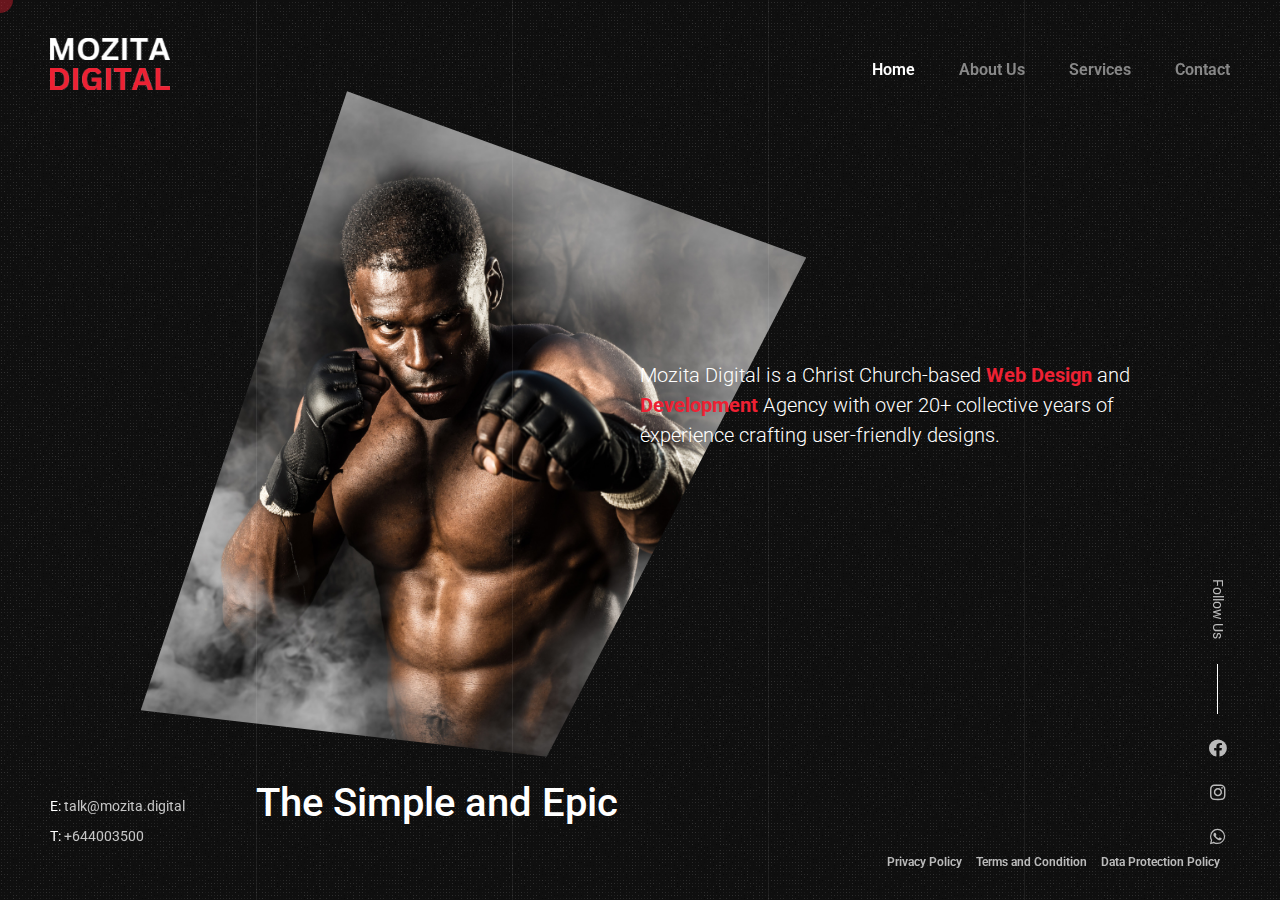
<file: index.html>
<!doctype html>
<html lang="en-US">

<head>

	<!-- Meta -->
	<meta charset="UTF-8">
	<meta name="viewport" content="width=device-width, initial-scale=1, maximum-scale=1" />
	<meta name="description" content="CV & Resume Template" />
	<meta name="keywords" content="vcard, resposnive, resume, personal, card, cv, cvio, portfolio" />
	<meta name="author" content="Mozita Digital" />

	<!-- Title -->
	<title>Mozita Digital</title>

	<!-- Fonts -->
	<link
		href="https://fonts.googleapis.com/css?family=Roboto:100,100i,300,300i,400,400i,500,500i,700,700i,900,900i&display=swap&subset=cyrillic"
		rel="stylesheet">

	<!-- Styles -->
	<link rel="stylesheet" href="css/basic.css" />
	<link rel="stylesheet" href="css/layout.css" />
	<link rel="stylesheet" href="css/magnific-popup.css" />
	<link rel="stylesheet" href="css/animate.css" />
	<link rel="stylesheet" href="css/jarallax.css" />
	<link rel="stylesheet" href="css/swiper.css" />
	<link rel="stylesheet" href="css/fontawesome.css" />
	<link rel="stylesheet" href="css/brands.css" />
	<link rel="stylesheet" href="css/solid.css" />
	<!-- Custom Styles -->
	<link rel="stylesheet" href="css/style.css" />

	<!-- Theme Colors
	<link rel="stylesheet" href="css/theme-colors/blue.css" />
	<link rel="stylesheet" href="css/theme-colors/green.css" />
	<link rel="stylesheet" href="css/theme-colors/orange.css" />
	<link rel="stylesheet" href="css/theme-colors/brown.css" />
	<link rel="stylesheet" href="css/theme-colors/purple.css" />
	<link rel="stylesheet" href="css/theme-colors/red.css" />
	<link rel="stylesheet" href="css/theme-colors/beige.css" />
	<link rel="stylesheet" href="css/theme-colors/green_light.css" />
	<link rel="stylesheet" href="css/theme-colors/yellow.css" />
	<link rel="stylesheet" href="css/theme-colors/yellow_light.css" />
	-->

	<!--[if lt IE 9]>
	<script src="http://css3-mediaqueries-js.googlecode.com/svn/trunk/css3-mediaqueries.js"></script>
	<script src="http://html5shim.googlecode.com/svn/trunk/html5.js"></script>
	<![endif]-->

	<link rel="shortcut icon" href="images/favicons/favicon.png">

</head>

<body class="home">

	<!-- Preloader -->
	<div class="preloader">
		<div class="centrize full-width">
			<div class="vertical-center">
				<div class="spinner">
					<div class="double-bounce1"></div>
					<div class="double-bounce2"></div>
				</div>
			</div>
		</div>
	</div>

	<!-- Container -->
	<div class="container">

		<!-- Cursor -->
		<div class="cursor-follower"></div>

		<!-- Header -->
		<header class="header">
			<div class="head-top">

				<!-- menu button -->
				<a href="#" class="menu-btn"><span></span></a>

				<!-- logo -->
				<div class="logo hover-masks-logo">
					<a href="index.html">
						<div class="log_img1">
							<span class="sp_left1"><img src="images/logo1.png" alt=""></span>
							<span class="sp_left2"><img src="images/logo1.png" alt=""></span>
						</div>
						<div class="log_img2">
							<span class="sp_right1"><img src="images/logo2.png" alt=""></span>
							<span class="sp_right2"><img src="images/logo2.png" alt=""></span>
						</div>
						<!-- <span class="mask-lnk">Alejandro <strong>Abeyta</strong></span>
						<span class="mask-lnk mask-lnk-hover">Download <strong>CV</strong></span> -->
					</a>
				</div>

				<!-- top menu -->
				<div class="top-menu hover-masks">
					<div class="top-menu-nav">
						<div class="menu-topmenu-container">
							<ul class="menu">
								<li class="menu-item">
									<a href="index.html">Home</a>
								</li>
								<li class="menu-item ">
									<a href="aboutus.html">About Us</a>	
								</li>

								<li class="menu-item ">
									<a href="service.html">Services</a>
								</li>

								<!-- <li class="menu-item ">
									<a href="folio.html">Workfolio</a>
								</li> -->

								<li class="menu-item ">
									<a href="contacts.html">Contact</a>
								</li>
								
							</ul>
						</div>
					</div>
				</div>

			</div>
		</header>

		<!-- Wrapper -->
		<div class="wrapper">

			<!-- Section Started -->
			<div class="section started personal" id="section-started">

				<!-- background -->
				<div class="video-bg">
					<div class="video-bg-mask"></div>
					<div class="video-bg-texture" id="grained_container"></div>
				</div>

				<!-- started content -->
				<div class="centrize full-width">
					<div class="vertical-center">
						<div class="started-content">
							<div class="logo" style="background-image: url(images/8.png);"></div>
							<h1 class="h-title">
								Mozita Digital is a Christ Church-based <strong>Web Design</strong> and <strong>Development</strong> Agency with over 20+ collective years of experience crafting user-friendly designs.
							</h1>
							<div class="h-subtitle typing-subtitle">
								<p>The Simple and Epic <strong>Web Design & Development</strong></p>
								<p>Get informed <strong>with ERP System  Development</strong></p>
								<p>Level up with<strong> Product photography & Visual Branding</strong></p>
								<p>Broaden your horizons <strong>Digital Marketing</strong></p>
								<p>Be innovative <strong>Web System and APPS Dev</strong></p>
							</div>
							<span class="typed-subtitle"></span>
						</div>
					</div>
				</div>

			</div>

		</div>

		<!-- Footer -->
		<footer class="footer">
			<div class="copy copy-home">
				<p>E: <a href="mailto:talk@mozita.digital">talk@mozita.digital</a></p>
				<p>T: <a href="tel:+644003500">+644003500</a></p>
			</div>
			<div class="links links-home">
				<a href="privacy-policy.html">Privacy Policy</a>
				<a href="terms.html">Terms and Condition</a>
				<!-- <a href="">Cookies</a> -->
				<a href="data-policy.html">Data Protection Policy</a>
				<!-- <a href="">Careers</a> -->
			</div>
			<div class="soc-box">
				<div class="follow-label">Follow Us</div>
				<div class="soc">
					<a target="_blank" href="https://www.facebook.com/mozitadigital/">
						<span class="icon fab fa-facebook"></span>
					</a>
					<a target="_blank" href="https://www.instagram.com/mozitadigital/">
						<span class="icon fab fa-instagram"></span>
					</a>
					<a target="_blank" href="https://whatsapp.com/">
						<span class="icon fab fa-whatsapp"></span>
					</a>
				</div>
			</div>
			<div class="clear"></div>
		</footer>

		<!-- Lines -->
		<div class="lines">
			<div class="line-col"></div>
			<div class="line-col"></div>
			<div class="line-col"></div>
			<div class="line-col"></div>
			<div class="line-col"></div>
		</div>

	</div>

	<!-- Scripts -->
	<script src="js/jquery.min.js"></script>
	<script src="js/jquery.validate.js"></script>
	<script src="js/magnific-popup.js"></script>
	<script src="js/simpleParallax.js"></script>
	<script src="js/typed.js"></script>
	<script src="js/jarallax.js"></script>
	<script src="js/jarallax-video.js"></script>
	<script src="js/jarallax-element.js"></script>
	<script src="js/imagesloaded.pkgd.js"></script>
	<script src="js/isotope.pkgd.js"></script>
	<script src="js/swiper.js"></script>
	<script src="js/grained.js"></script>
	<script src="js/scripts.js"></script>

</body>

</html>
</file>
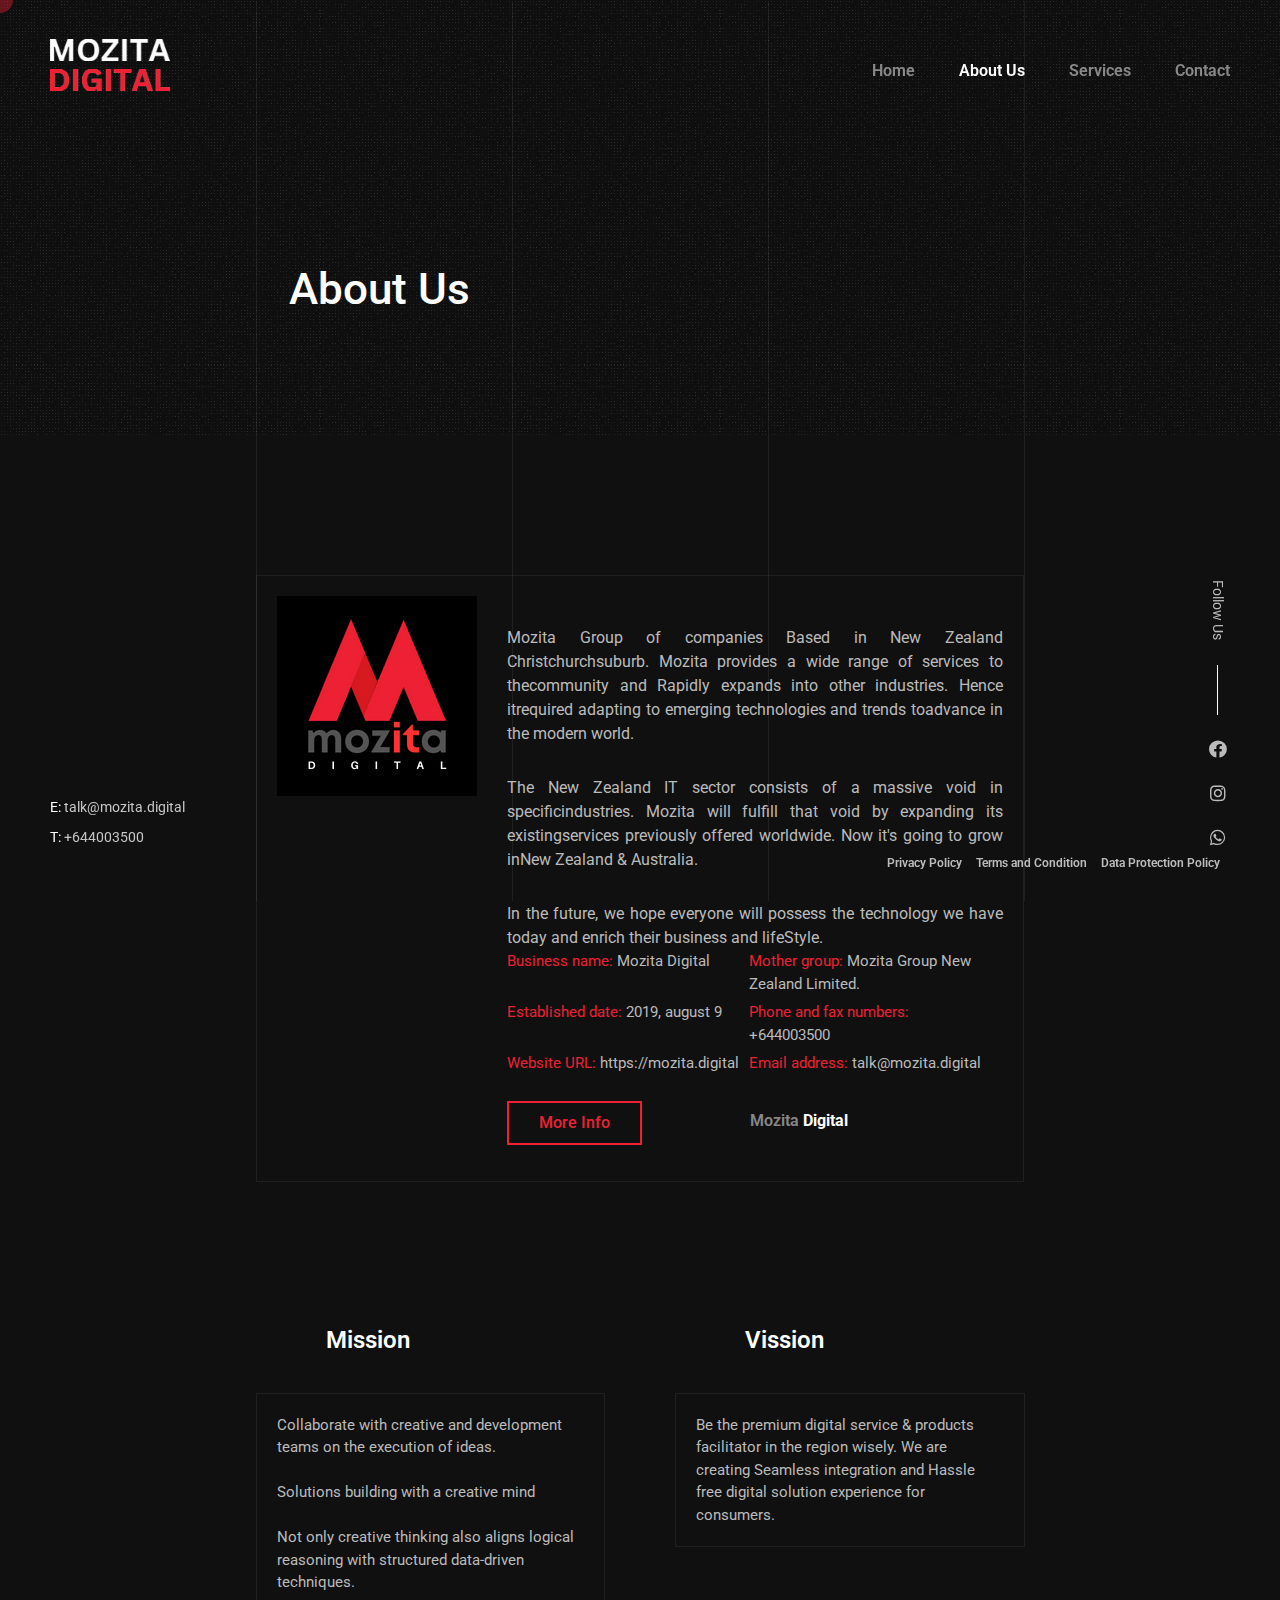
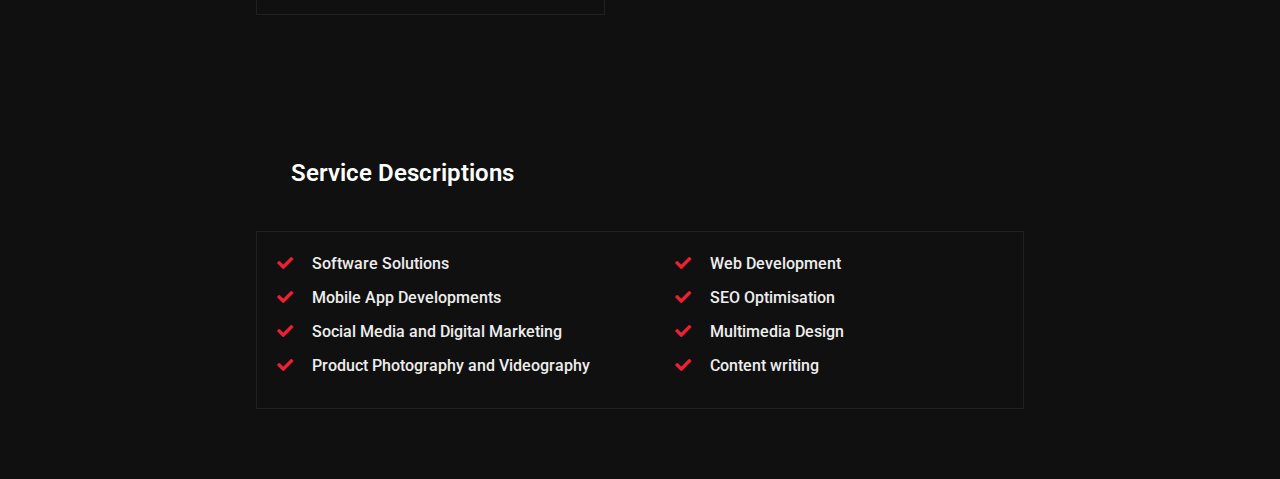
<file: aboutus.html>
<!doctype html>
<html lang="en-US">

<head>

	<!-- Meta -->
	<meta charset="UTF-8">
	<meta name="viewport" content="width=device-width, initial-scale=1, maximum-scale=1" />
	<meta name="description" content="CV & Resume Template" />
	<meta name="keywords" content="vcard, resposnive, resume, personal, card, cv, cvio, portfolio" />
	<meta name="author" content="Mozita Digital" />

	<!-- Title -->
	<title>Mozita Digital</title>

	<!-- Fonts -->
	<link
		href="https://fonts.googleapis.com/css?family=Roboto:100,100i,300,300i,400,400i,500,500i,700,700i,900,900i&display=swap&subset=cyrillic"
		rel="stylesheet">

	<!-- Styles -->
	<link rel="stylesheet" href="css/basic.css" />
	<link rel="stylesheet" href="css/layout.css" />
	<link rel="stylesheet" href="css/magnific-popup.css" />
	<link rel="stylesheet" href="css/animate.css" />
	<link rel="stylesheet" href="css/jarallax.css" />
	<link rel="stylesheet" href="css/swiper.css" />
	<link rel="stylesheet" href="css/fontawesome.css" />
	<link rel="stylesheet" href="css/brands.css" />
	<link rel="stylesheet" href="css/solid.css" />
	<!-- Custom Styles -->
	<link rel="stylesheet" href="css/style.css" />

	<!-- Theme Colors
	<link rel="stylesheet" href="css/theme-colors/blue.css" />
	<link rel="stylesheet" href="css/theme-colors/green.css" />
	<link rel="stylesheet" href="css/theme-colors/orange.css" />
	<link rel="stylesheet" href="css/theme-colors/brown.css" />
	<link rel="stylesheet" href="css/theme-colors/purple.css" />
	<link rel="stylesheet" href="css/theme-colors/red.css" />
	<link rel="stylesheet" href="css/theme-colors/beige.css" />
	<link rel="stylesheet" href="css/theme-colors/green_light.css" />
	<link rel="stylesheet" href="css/theme-colors/yellow.css" />
	<link rel="stylesheet" href="css/theme-colors/yellow_light.css" />
	-->

	<!--[if lt IE 9]>
	<script src="http://css3-mediaqueries-js.googlecode.com/svn/trunk/css3-mediaqueries.js"></script>
	<script src="http://html5shim.googlecode.com/svn/trunk/html5.js"></script>
	<![endif]-->

	<link rel="shortcut icon" href="images/favicons/favicon.png">

</head>

<body>

	<!-- Preloader -->
	<div class="preloader">
		<div class="centrize full-width">
			<div class="vertical-center">
				<div class="spinner">
					<div class="double-bounce1"></div>
					<div class="double-bounce2"></div>
				</div>
			</div>
		</div>
	</div>

	<!-- Container -->
	<div class="container">

		<!-- Cursor -->
		<div class="cursor-follower"></div>

		<!-- Header -->
		<header class="header">
			<div class="head-top">

				<!-- menu button -->
				<a href="#" class="menu-btn"><span></span></a>

				<!-- logo -->
				<div class="logo hover-masks-logo">
					<a href="index.html">
						<div class="log_img1">
							<span class="sp_left1"><img src="images/logo1.png" alt=""></span>
							<span class="sp_left2"><img src="images/logo1.png" alt=""></span>
						</div>
						<div class="log_img2">
							<span class="sp_right1"><img src="images/logo2.png" alt=""></span>
							<span class="sp_right2"><img src="images/logo2.png" alt=""></span>
						</div>
						<!-- <span class="mask-lnk">Alejandro <strong>Abeyta</strong></span>
						<span class="mask-lnk mask-lnk-hover">Download <strong>CV</strong></span> -->
					</a>
				</div>

				<!-- top menu -->
				<div class="top-menu hover-masks">
					<div class="top-menu-nav">
						<div class="menu-topmenu-container">
							<ul class="menu">
								<li class="menu-item ">
									<a href="index.html">Home</a>
								</li>

								<li class="menu-item ">
									<a href="aboutus.html">About Us</a>
								</li>

								<li class="menu-item ">
									<a href="service.html">Services</a>
								</li>

								<!-- <li class="menu-item ">
									<a href="folio.html">Workfolio</a>
								</li> -->

								<li class="menu-item ">
									<a href="contacts.html">Contact</a>

								</li>
							</ul>
						</div>
					</div>
				</div>


			</div>
		</header>

		<!-- Wrapper -->
		<div class="wrapper">

			<!-- Section Started -->
			<div class="section started layout-creative" id="section-started">

				<!-- background -->
				<div class="video-bg">
					<div class="video-bg-mask"></div>
					<div class="video-bg-texture" id="grained_container"></div>
				</div>

				<!-- started content -->
				<div class="centrize full-width">
					<div class="vertical-center">
						<div class="started-content">
							<h1 class="h-title">About Us</h1>
							<div class="h-subtitles">
								<div class="h-subtitle typing-bread">
									<p class="breadcrumbs">
										<a href="index.html">Home</a> / About Us
									</p>
								</div>
								<span class="typed-bread"></span>
							</div>
						</div>
					</div>
				</div>

				<!-- mosue button -->
				<a href="#" class="mouse_btn" style="display: none;"><span class="icon fas fa-chevron-down"></span></a>

			</div>

			<!-- Section About -->
			<div class="section about3" id="section-about3">
				<div class="content content-box content-about">

					<!-- image -->
					<div class="image-aboutus">
						<img src="images/about us.png" alt="" />
					</div>

					<!-- desc -->
					<div class="desc-about">
						<p>Mozita Group of companies Based in New Zealand Christchurchsuburb. Mozita provides a wide
							range of services to thecommunity and Rapidly expands into other industries. Hence
							itrequired adapting to emerging technologies and trends toadvance in the modern world.</p>
						<p>The New Zealand IT sector consists of a massive void in specificindustries. Mozita will
							fulfill that void by expanding its existingservices previously offered worldwide. Now it's
							going to grow inNew Zealand & Australia.</p>
						<p>In the future, we hope everyone will possess the technology we
							have today and enrich their business and lifeStyle.</p>
						<div class="info-list">
							<ul>
								<li><strong>Business name:</strong> Mozita Digital</li>
								<li><strong>Mother group:</strong> Mozita Group New Zealand Limited.</li>
								<li><strong>Established date:</strong> 2019, august 9</li>
								<li><strong>Phone and fax numbers:</strong> +644003500</li>
								<li><strong>Website URL:</strong> https://mozita.digital</li>
								<li><strong>Email address:</strong> talk@mozita.digital</li>
							</ul>
						</div>
						<div class="bts">
							<a href="#" class="btn hover-animated">
								<span class="circle"></span>
								<span class="lnk">More Info</span>
							</a>
							<div class="logo hover-masks-logo">
								<a target="_blank" href="doc/Company_Profile.pdf">
									<span class="mask-lnk">Mozita <strong>Digital</strong></span>
									<span class="mask-lnk mask-lnk-hover">Download <strong>Portfolio</strong></span>
								</a>
							</div>
						</div>
					</div>

					<div class="clear"></div>
				</div>
			</div>

			<!-- Section Service -->
			<!-- <div class="section service" id="section-services">
				<div class="content"> -->

			<!-- title -->
			<!-- <div class="title">
						<div class="title_inner">Services</div>
					</div> -->

			<!-- service items -->
			<!-- <div class="service-items">

						<div class="service-col">
							<div class="service-item content-box">
								<div class="icon"><span class="fas fa-code"></span></div>
								<div class="name">Web Design & Development.</div>
								<div class="text">Understand the value of Digital footprint for a business organisation; henceMozita Digital offer web design and development services to clientele beyondtheir expectations.</div>
							</div>
						</div>
						
						<div class="service-col">
							<div class="service-item content-box">
								<div class="icon"><span class="fas fa-music"></span></div>
								<div class="name">E-commerce Web development</div>
								<div class="text">"Sell anything from anywhere ", unlocking the full potential of the digital world.Your business or organisation can start running a fully loaded marketplace atyour fingertips. With secure transaction management, let a hassle-freeshopping experience for your customers.</div>
							</div>
						</div>

						<div class="service-col">
							<div class="service-item content-box">
								<div class="icon"><span class="fas fa-ad"></span></div>
								<div class="name">Software Solutions & Mobile AppDevelopment</div>
								<div class="text">Mozita Digital offers user-centered, client-focused and business-orientedbespoke software solutions & Apps. The software range will start fromdesktop solutions, distributed solutions, cloud or web based solutions, andMobile applications.</div>
							</div>
						</div>

						<div class="service-col">
							<div class="service-item content-box">
								<div class="icon"><span class="fas fa-gamepad"></span></div>
								<div class="name">Game Development</div>
								<div class="text">Developing memorable and unique mobile android, ios and video games.</div>
							</div>
						</div>

						<div class="service-col">
							<div class="service-item content-box">
								<div class="icon"><span class="fas fa-camera"></span></div>
								<div class="name">Photography</div>
								<div class="text">Our in-house photography services team made up of professional photographers.</div>
							</div>
						</div>

						<div class="service-col">
							<div class="service-item content-box">
								<div class="icon"><span class="fas fa-mobile-alt"></span></div>
								<div class="name">Multimedia Design and Content writing.</div>
								<div class="text">Starting from Simple Logo design to building a brand strategy and capturingand showcasing products or services in the digital age is an art.Creativity flows in the design; our designer will guarantee it.Good first impressions of your customers are good for business. Ourexperienced content writers are well trained and skilled enough to showcasethat to your customer segment.</div>
							</div>
						</div>

					</div>

					<div class="clear"></div>
				</div>
			</div> -->

			<!-- Section Pricing -->
			<!-- <div class="section pricing" id="section-pricing">
				<div class="content"> -->

			<!-- title -->
			<!-- <div class="title">
						<div class="title_inner">Pricing Table</div>
					</div> -->

			<!-- pricing items -->
			<!-- <div class="pricing-items">

						<div class="pricing-col">
							<div class="pricing-item content-box">
								<div class="icon">
									<span class="fas fa-star"></span>
								</div>
								<div class="name">Basic</div>
								<div class="amount">
									<span class="number">
										<span class="dollar">$</span>
										<span>39</span>
										<span class="period">hour</span>
									</span>
								</div>
								<div class="feature-list">
									<ul>
										<li>Web Development</li>
										<li>Advetising</li>
										<li>Game Development</li>
										<li class="disable">Music Writing</li>
										<li class="disable">Photography</li>
									</ul>
								</div>
								<div class="bts">
									<a href="#" class="btn hover-animated">
										<span class="circle"></span>
										<span class="lnk">Buy Now</span>
									</a>
								</div>
							</div>
						</div>

						<div class="pricing-col">
							<div class="pricing-item content-box">
								<div class="icon">
									<span class="fas fa-rocket"></span>
								</div>
								<div class="name">Premium</div>
								<div class="amount">
									<span class="number">
										<span class="dollar">$</span>
										<span>59</span>
										<span class="period">hour</span>
									</span>
								</div>
								<div class="feature-list">
									<ul>
										<li>Web Development</li>
										<li>Advetising</li>
										<li>Game Development</li>
										<li>Music Writing</li>
										<li>Photography <strong>new</strong></li>
									</ul>
								</div>
								<div class="bts">
									<a href="#" class="btn hover-animated">
										<span class="circle"></span>
										<span class="lnk">Buy Now</span>
									</a>
								</div>
							</div>
						</div>

					</div> -->
			<!-- 
				</div>
			</div> -->

			<!-- Section Resume -->
			<div class="section resume" id="section-history">
				<div class="content">
					<div class="cols">

						<div class="col col-md">

							<!-- title -->
							<div class="title">
								<div class="title_inner">Mission</div>
							</div>

							<!-- resume items -->
							<div class="resume-items">

								<div class="resume-item content-box active content-about">
									<!-- <div class="date">2013 - Present</div>
									<div class="name">Art Director - Facebook Inc.</div> -->
									<div class="text"><span><i class="fa-solid fa-diamond"></i></span>Collaborate with
										creative and development teams on the execution of ideas.</div><br>
									<div class="text">Solutions building with a creative mind</div><br>
									<div class="text"> Not only creative thinking also aligns logical reasoning with
										structured data-driven techniques.
									</div>
								</div>

								<!-- <div class="resume-item content-box">
									<div class="date">2011 - 2012</div>
									<div class="name">Front-End Developer - Google Inc.</div>
									<div class="text">Monitored technical aspects of the front-end delivery for projects.</div>
								</div>

								<div class="resume-item content-box">
									<div class="date">2009 - 2010</div>
									<div class="name">Senior Developer - ABC Inc.</div>
									<div class="text">Optimize your website and apps performance using latest technology.</div>
								</div> -->

							</div>

						</div>

						<div class="col col-md">

							<!-- title -->
							<div class="title">
								<div class="title_inner">Vission</div>
							</div>

							<!-- resume items -->
							<div class="resume-items">

								<div class="resume-item content-box content-about">
									<!-- 									
									<div class="date">2006 - 2008</div>
									<div class="name">Art University - New York</div> -->
									<div class="text vission">Be the premium digital service & products facilitator in
										the
										region wisely. We are creating Seamless integration and
										Hassle free digital solution experience for consumers.</div>
								</div>
								<!-- 
								<div class="resume-item content-box">
									<div class="date">2005 - 2006</div>
									<div class="name">Programming Course - Paris</div>
									<div class="text">Coursework - Git, WordPress, Javascript, iOS, Android, CSS, and JavaScript.</div>
								</div>

								<div class="resume-item content-box">
									<div class="date">2004 - 2005</div>
									<div class="name">Web Design Course - London</div>
									<div class="text">Converted Photoshop layouts to web pages using HTML, CSS, and JavaScript.</div>
								</div> -->

							</div>
						</div>

					</div>
				</div>
			</div>

			<!-- Section Design Skills -->
			<!-- <div class="section skills" id="section-skills">
				<div class="content"> -->

			<!-- title -->
			<!-- <div class="title">
						<div class="title_inner">Design Skills</div>
					</div> -->

			<!-- skills items -->
			<!-- <div class="skills percent content-box">
						<ul>
							<li>
								<div class="name">Web Design</div>
								<div class="progress ">
									<div class="percentage" style="width: 90%;">
										<span class="percent">90%</span>
									</div>
								</div>
							</li>
							<li>
								<div class="name">Illustrations</div>
								<div class="progress ">
									<div class="percentage" style="width: 70%;">
										<span class="percent">70%</span>
									</div>
								</div>
							</li>
							<li>
								<div class="name">Photoshop</div>
								<div class="progress ">
									<div class="percentage" style="width: 95%;">
										<span class="percent">95%</span>
									</div>
								</div>
							</li>
							<li>
								<div class="name">Graphic Design</div>
								<div class="progress ">
									<div class="percentage" style="width: 85%;">
										<span class="percent">85%</span>
									</div>
								</div>
							</li>
						</ul>
					</div>

				</div>
			</div> -->

			<!-- Section Languages Skills -->
			<!-- <div class="section skills" id="section-skills-lang">
				<div class="content"> -->

			<!-- title -->
			<!-- <div class="title">
						<div class="title_inner">Languages Skills</div>
					</div> -->

			<!-- skills items -->
			<!-- <div class="skills dotted content-box">
						<ul>
							<li>
								<div class="name">English</div>
								<div class="progress">
									<div class="percentage" style="width: 90%;">
										<span class="percent">90%</span>
									</div>
								</div>
							</li>
							<li>
								<div class="name">German</div>
								<div class="progress">
									<div class="percentage" style="width: 70%;">
										<span class="percent">70%</span>
									</div>
								</div>
							</li>
							<li>
								<div class="name">Italian</div>
								<div class="progress">
									<div class="percentage" style="width: 55%;">
										<span class="percent">55%</span>
									</div>
								</div>
							</li>
							<li>
								<div class="name">French</div>
								<div class="progress">
									<div class="percentage" style="width: 85%;">
										<span class="percent">85%</span>
									</div>
								</div>
							</li>
						</ul>
					</div>
				</div>

			</div> -->

			<!-- Section Coding Skills -->
			<!-- <div class="section skills" id="section-skills-code">
				<div class="content"> -->

			<!-- title -->
			<!-- <div class="title">
						<div class="title_inner">Coding Skills</div>
					</div> -->

			<!-- skills items -->
			<!-- <div class="skills circles content-box">
						<ul> -->
			<!-- <li>
								<div class="name">WordPress</div> -->
			<!-- p90 = 90% circle fill color -->
			<!-- <div class="progress p90"> 
									<div class="percentage">
										<span class="percent">90%</span>
									</div>
									<span>90%</span>
								</div>
							</li>
							<li> -->
			<!-- <div class="name">PHP / MYSQL</div> -->
			<!-- p75 = 75% circle fill color -->
			<!-- <div class="progress p75"> 
									<div class="percentage">
										<span class="percent">75%</span>
									</div>
									<span>75%</span>
								</div>
							</li>
							<li>
								<div class="name">Angular / JavaScript</div> -->
			<!-- p85 = 85% circle fill color -->
			<!-- <div class="progress p85"> 
									<div class="percentage">
										<span class="percent">85%</span>
									</div>
									<span>85%</span>
								</div>
							</li> -->
			<!-- <li>
								<div class="name">HTML / CSS</div> -->
			<!-- p95 = 95% circle fill color -->
			<!-- <div class="progress p95"> 
									<div class="percentage">
										<span class="percent">95%</span>
									</div>
									<span>95%</span>
								</div> -->
			<!-- </li>
						</ul>
					</div>

				</div>
			</div> -->

			<!-- Section Knowladge Skills -->
			<div class="section skills" id="section-skills-know">
				<div class="content">

					<!-- title -->
					<div class="title">
						<div class="title_inner3">Service Descriptions</div>
					</div>

					<!-- skills -->
					<div class="skills list content-box content-about">
						<ul>
							<li>
								<div class="name">Software Solutions</div>
							</li>
							<li>
								<div class="name">Web Development</div>
							</li>
							<li>
								<div class="name">Mobile App Developments</div>
							</li>
							<li>
								<div class="name">SEO Optimisation</div>
							</li>
							<li>
								<div class="name">Social Media and Digital Marketing</div>
							</li>
							<li>
								<div class="name">Multimedia Design</div>
							</li>
							<li>
								<div class="name">Product Photography and Videography</div>
							</li>
							<li>
								<div class="name">Content writing</div>
							</li>
						</ul>
					</div>

				</div>
			</div>

			<!-- Section Interests -->
			<!-- <div class="section service" id="section-interests">
				<div class="content"> -->

			<!-- title -->
			<!-- <div class="title">
						<div class="title_inner">Interests</div>
					</div> -->

			<!-- interests items -->
			<!-- <div class="service-items">

						<div class="service-col">
							<div class="service-item content-box">
								<div class="icon"><span class="fas fa-baseball-ball"></span></div>
								<div class="name">Basketball</div>
								<div class="text">Lorem ipsum dolor sit amet, consectetur adipiscing elit.</div>
							</div>
						</div> -->

			<!-- <div class="service-col">
							<div class="service-item content-box">
								<div class="icon"><span class="fas fa-campground"></span></div>
								<div class="name">Camping</div>
								<div class="text">Lorem ipsum dolor sit amet, consectetur adipiscing elit.</div>
							</div>
						</div>

						<div class="service-col">
							<div class="service-item content-box">
								<div class="icon"><span class="fas fa-chess-knight"></span></div>
								<div class="name">Chess</div>
								<div class="text">Lorem ipsum dolor sit amet, consectetur adipiscing elit.</div>
							</div>
						</div>

						<div class="service-col">
							<div class="service-item content-box">
								<div class="icon"><span class="fas fa-headphones"></span></div>
								<div class="name">Music</div>
								<div class="text">Lorem ipsum dolor sit amet, consectetur adipiscing elit.</div>
							</div>
						</div>

					</div>

					<div class="clear"></div>
				</div>
			</div> -->

			<!-- Section Team -->
			<!-- <div class="section team" id="section-team">
				<div class="content"> -->

			<!-- title -->
			<!-- <div class="title">
						<div class="title_inner">Our Team</div>
					</div> -->

			<!-- team items -->
			<!-- <div class="team-items">

						<div class="team-col">
							<div class="team-item content-box">
								<div class="image">
									<img src="images/team1.jpg" alt="" />
								</div>
								<div class="desc">
									<div class="name">Alejandro Abeyta</div>
									<div class="category">Web Developer</div>
									<div class="soc">
										<a target="_blank" href="https://www.facebook.com/mozitadigital/">
											<span class="icon fab fa-facebook"></span>
										</a>
										<a target="_blank" href="https://www.instagram.com/mozitadigital/">
											<span class="icon fab fa-instagram"></span>
										</a>
										<a target="_blank" href="https://dribbble.com/">
											<span class="icon fab fa-dribbble"></span>
										</a>
									</div>
								</div>
							</div>
						</div> -->

			<!-- <div class="team-col">
							<div class="team-item content-box">
								<div class="image">
									<img src="images/team2.jpg" alt="" />
								</div>
								<div class="desc">
									<div class="name">Peter Green</div>
									<div class="category">Back-end Developer</div>
									<div class="soc">
										<a target="_blank" href="https://www.facebook.com/mozitadigital/">
											<span class="icon fab fa-facebook"></span>
										</a>
										<a target="_blank" href="https://www.instagram.com/mozitadigital/">
											<span class="icon fab fa-instagram"></span>
										</a>
										<a target="_blank" href="https://dribbble.com/">
											<span class="icon fab fa-dribbble"></span>
										</a>
									</div>
								</div>
							</div>
						</div> -->

			<!-- </div>

				</div>
			</div> -->

			<!-- Section Testimonials -->
			<!-- <div class="section testimonials" id="section-testimonials">
				<div class="content"> -->

			<!-- title -->
			<!-- <div class="title">
						<div class="title_inner">Testimonials</div>
					</div> -->

			<!-- testimonials items -->
			<!-- <div class="reviews-carousel">
						<div class="swiper-container">
							<div class="swiper-wrapper">

								<div class="swiper-slide">
									<div class="reviews-item content-box">
										<div class="image">
											<img src="images/rev1.jpg" alt="">
										</div>
										<div class="info">
											<div class="name">Helen Floyd</div>
											<div class="company">Art Director</div>
										</div>
										<div class="text">
											Lorem ipsum dolor sit amet, consectetur adipiscing elit. Lorem ipsum dolor
											sit amet, consectetur adipiscing elit.
										</div>
									</div>
								</div> -->

			<!-- <div class="swiper-slide">
									<div class="reviews-item content-box">
										<div class="image">
											<img src="images/rev1.jpg" alt="">
										</div>
										<div class="info">
											<div class="name">Helen Floyd</div>
											<div class="company">Art Director</div>
										</div>
										<div class="text">
											Lorem ipsum dolor sit amet, consectetur adipiscing elit. Lorem ipsum dolor
											sit amet, consectetur adipiscing elit.
										</div>
									</div>
								</div>

							</div>
						</div> -->

			<!-- navigation -->
			<!-- <div class="swiper-nav">
							<a class="prev swiper-button-prev fas fa-long-arrow-alt-left"></a>
							<a class="next swiper-button-next fas fa-long-arrow-alt-right"></a>
						</div>

					</div>

				</div>
			</div> -->

			<!-- Section Clients -->
			<!-- <div class="section clients" id="section-clients">
				<div class="content"> -->

			<!-- title -->
			<!-- <div class="title">
						<div class="title_inner">Clients</div>
					</div> -->

			<!-- clients items -->
			<!-- <div class="content-box">
						<div class="clients-items">

							<div class="clients-col">
								<div class="clients-item">
									<a target="_blank" href="#">
										<img src="images/client1.png" alt="" />
									</a>
								</div>
							</div>

							<div class="clients-col">
								<div class="clients-item">
									<a target="_blank" href="#">
										<img src="images/client3.png" alt="" />
									</a>
								</div>
							</div>

							<div class="clients-col">
								<div class="clients-item">
									<a target="_blank" href="#">
										<img src="images/client2.png" alt="" />
									</a>
								</div>
							</div>

							<div class="clients-col">
								<div class="clients-item">
									<a target="_blank" href="#">
										<img src="images/client4.png" alt="" />
									</a>
								</div>
							</div>

						</div>
					</div>

					<div class="clear"></div>
				</div>
			</div> -->

			<!-- Section Custom Text -->
			<!-- <div class="section custom-text" id="section-custom-text">
				<div class="content"> -->

			<!-- title -->
			<!-- <div class="title">
						<div class="title_inner">Custom Text</div>
					</div> -->

			<!-- clients items -->
			<!-- <div class="content-box">
						<div class="single-post-text">
							<p>
								Now there is more fashion. There is no so-called trends. Now chase after anything not
								necessary — nor for fashionable color nor the shape, nor for style. Think about the
								content that you want to invest in a created object, and only then will form. The thing
								is your spirit. A spirit unlike forms hard copy.
							</p>
							<p>
								Here choose yourself like that, without any looking back, do your personal, home, small
								fashion, and all will be well.
							</p>
						</div>
					</div>

					<div class="clear"></div>
				</div>
			</div>

		</div> -->

			<!-- Footer -->
			<footer class="footer">
				<div class="copy">
					<p>E: <a href="mailto:talk@mozita.digital">talk@mozita.digital</a></p>
					<p>T: <a href="tel:+644003500">+644003500</a></p>
				</div>

				<div class="links">
					<a href="privacy-policy.html">Privacy Policy</a>
					<a href="terms.html">Terms and Condition</a>
					<!-- <a href="">Cookies</a> -->
					<a href="data-policy.html">Data Protection Policy</a>
					<!-- <a href="">Careers</a> -->
				</div>

				<div class="soc-box">
					<div class="follow-label">Follow Us</div>
					<div class="soc">
						<a target="_blank" href="https://www.facebook.com/mozitadigital/">
							<span class="icon fab fa-facebook"></span>
						</a>
						<a target="_blank" href="https://www.instagram.com/mozitadigital/">
							<span class="icon fab fa-instagram"></span>
						</a>
						<a target="_blank" href="https://whatsapp.com/">
							<span class="icon fab fa-whatsapp"></span>
						</a>
					</div>
				</div>
				<div class="clear"></div>
			</footer>

			<!-- Lines -->
			<div class="lines">
				<div class="line-col"></div>
				<div class="line-col"></div>
				<div class="line-col"></div>
				<div class="line-col"></div>
				<div class="line-col"></div>
			</div>

		</div>

		<!-- Scripts -->
		<script src="js/jquery.min.js"></script>
		<script src="js/jquery.validate.js"></script>
		<script src="js/magnific-popup.js"></script>
		<script src="js/simpleParallax.js"></script>
		<script src="js/typed.js"></script>
		<script src="js/jarallax.js"></script>
		<script src="js/jarallax-video.js"></script>
		<script src="js/jarallax-element.js"></script>
		<script src="js/imagesloaded.pkgd.js"></script>
		<script src="js/isotope.pkgd.js"></script>
		<script src="js/swiper.js"></script>
		<script src="js/grained.js"></script>
		<script src="js/scripts.js"></script>

</body>

</html>
</file>
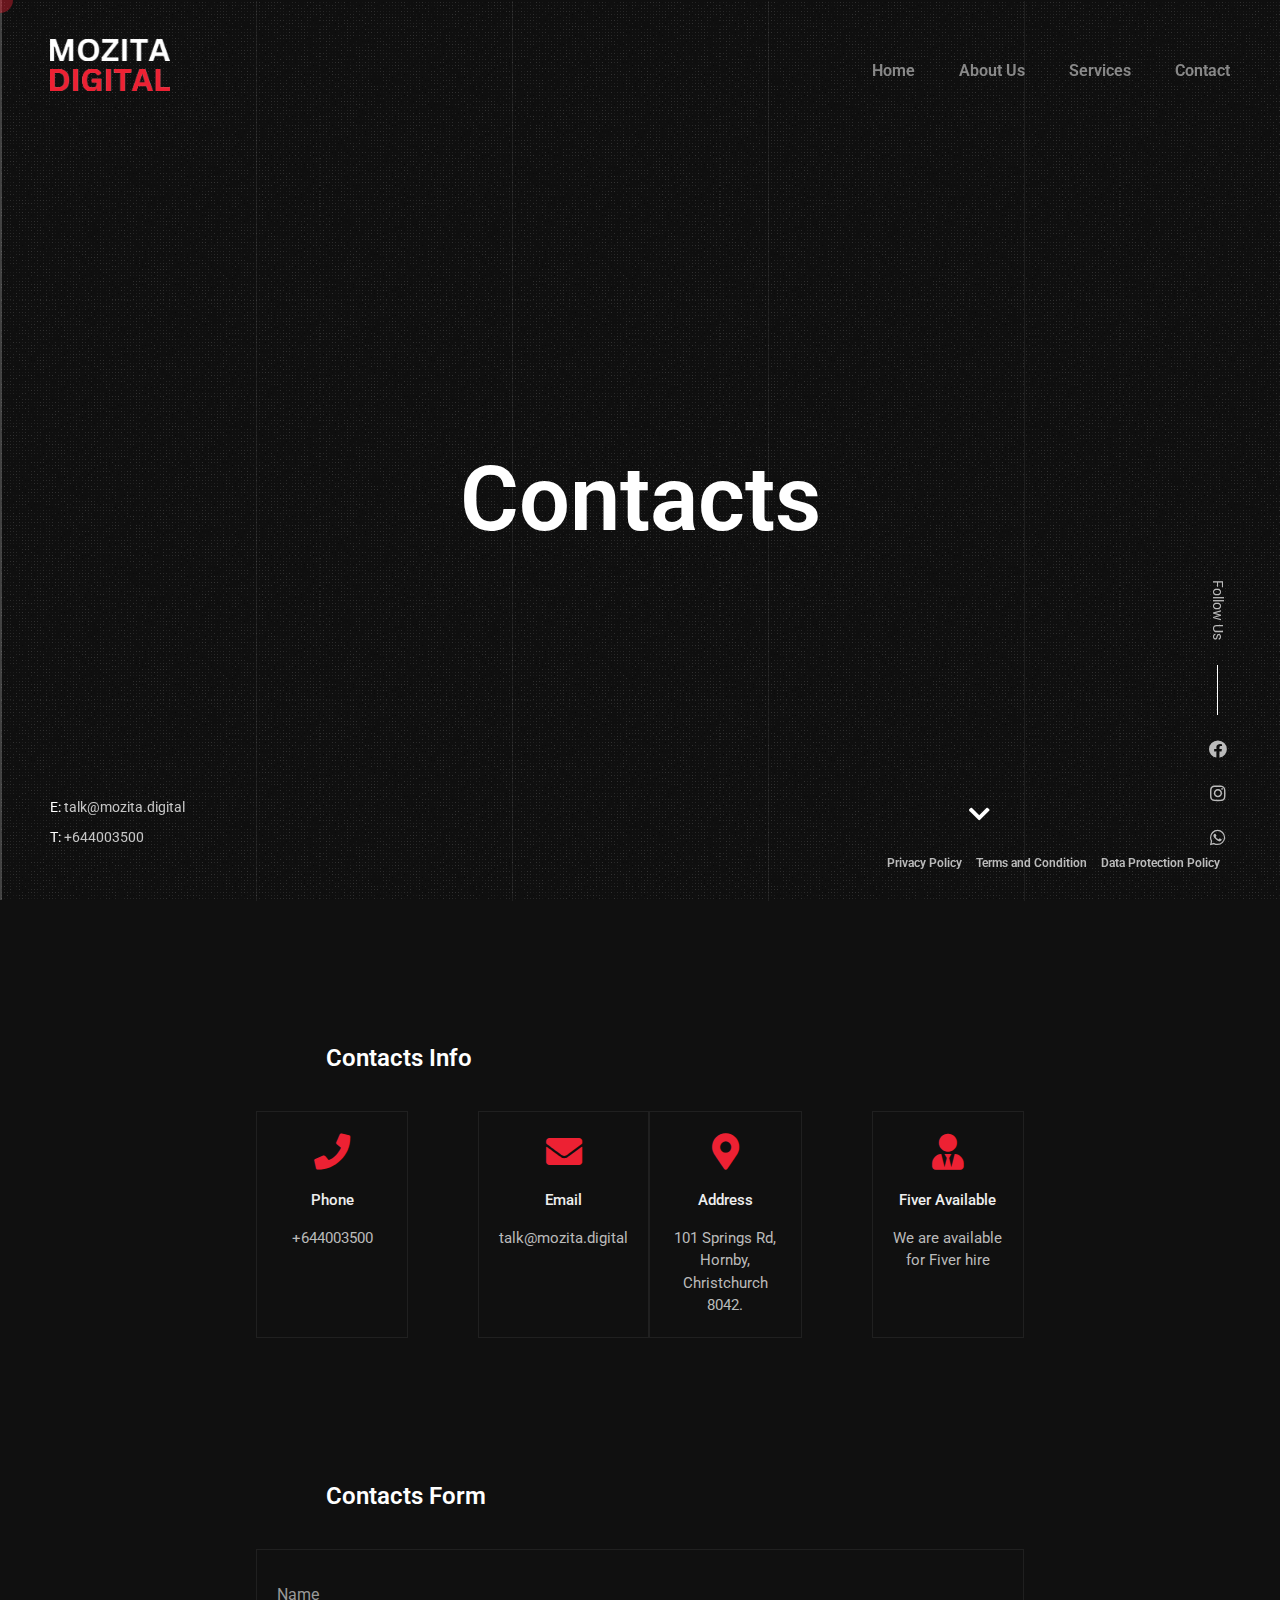
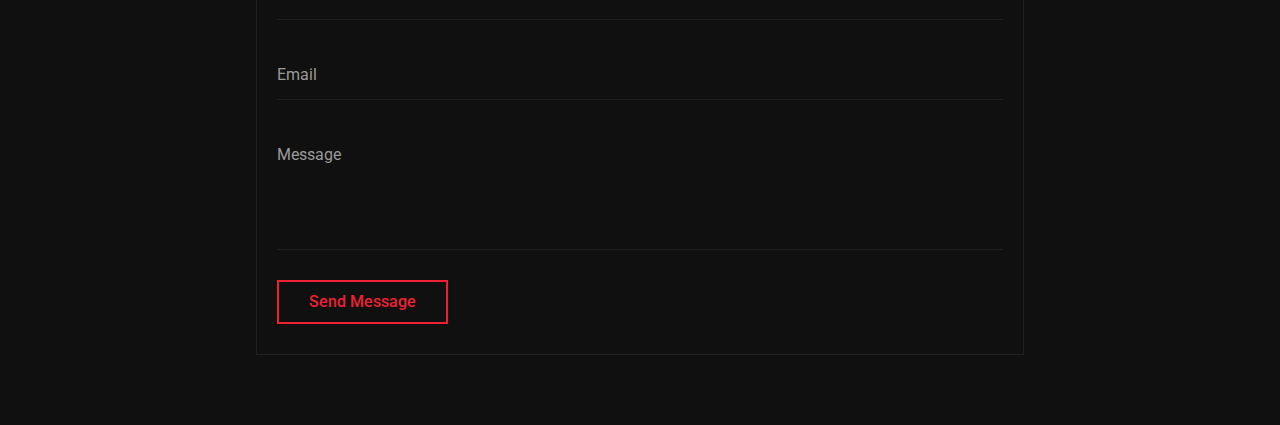
<file: contacts.html>
<!doctype html>
<html lang="en-US">

<head>

	<!-- Meta -->
	<meta charset="UTF-8">
	<meta name="viewport" content="width=device-width, initial-scale=1, maximum-scale=1" />
	<meta name="description" content="CV & Resume Template" />
	<meta name="keywords" content="vcard, resposnive, resume, personal, card, cv, cvio, portfolio" />
	<meta name="author" content="Mozita Digital" />

	<!-- Title -->
	<title>Mozita Digital</title>

	<!-- Fonts -->
	<link
		href="https://fonts.googleapis.com/css?family=Roboto:100,100i,300,300i,400,400i,500,500i,700,700i,900,900i&display=swap&subset=cyrillic"
		rel="stylesheet">

	<!-- Styles -->
	<link rel="stylesheet" href="css/basic.css" />
	<link rel="stylesheet" href="css/layout.css" />
	<link rel="stylesheet" href="css/magnific-popup.css" />
	<link rel="stylesheet" href="css/animate.css" />
	<link rel="stylesheet" href="css/jarallax.css" />
	<link rel="stylesheet" href="css/swiper.css" />
	<link rel="stylesheet" href="css/fontawesome.css" />
	<link rel="stylesheet" href="css/brands.css" />
	<link rel="stylesheet" href="css/solid.css" />
	<!-- Custom Styles -->
	<link rel="stylesheet" href="css/style.css" />

	<!-- Theme Colors
	<link rel="stylesheet" href="css/theme-colors/blue.css" />
	<link rel="stylesheet" href="css/theme-colors/green.css" />
	<link rel="stylesheet" href="css/theme-colors/orange.css" />
	<link rel="stylesheet" href="css/theme-colors/brown.css" />
	<link rel="stylesheet" href="css/theme-colors/purple.css" />
	<link rel="stylesheet" href="css/theme-colors/red.css" />
	<link rel="stylesheet" href="css/theme-colors/beige.css" />
	<link rel="stylesheet" href="css/theme-colors/green_light.css" />
	<link rel="stylesheet" href="css/theme-colors/yellow.css" />
	<link rel="stylesheet" href="css/theme-colors/yellow_light.css" />
	-->

	<!--[if lt IE 9]>
	<script src="http://css3-mediaqueries-js.googlecode.com/svn/trunk/css3-mediaqueries.js"></script>
	<script src="http://html5shim.googlecode.com/svn/trunk/html5.js"></script>
	<![endif]-->

	<link rel="shortcut icon" href="images/favicons/favicon.png">

</head>

<body>

	<!-- Preloader -->
	<div class="preloader">
		<div class="centrize full-width">
			<div class="vertical-center">
				<div class="spinner">
					<div class="double-bounce1"></div>
					<div class="double-bounce2"></div>
				</div>
			</div>
		</div>
	</div>

	<!-- Container -->
	<div class="container">

		<!-- Cursor -->
		<div class="cursor-follower"></div>

		<!-- Header -->
		<header class="header">
			<div class="head-top">

				<!-- menu button -->
				<a href="#" class="menu-btn"><span></span></a>

				<!-- logo -->
				<div class="logo hover-masks-logo">
					<a href="index.html">
						<div class="log_img1">
							<span class="sp_left1"><img src="images/logo1.png" alt=""></span>
							<span class="sp_left2"><img src="images/logo1.png" alt=""></span>
						</div>
						<div class="log_img2">
							<span class="sp_right1"><img src="images/logo2.png" alt=""></span>
							<span class="sp_right2"><img src="images/logo2.png" alt=""></span>
						</div>
						<!-- <span class="mask-lnk">Alejandro <strong>Abeyta</strong></span>
						<span class="mask-lnk mask-lnk-hover">Download <strong>CV</strong></span> -->
					</a>
				</div>

				<!-- top menu -->
				<div class="top-menu hover-masks">
					<div class="top-menu-nav">
						<div class="menu-topmenu-container">
							<ul class="menu">
								<li class="menu-item ">
									<a href="index.html">Home</a>
								</li>

								<li class="menu-item ">
									<a href="aboutus.html">About Us</a>
								</li>

								<li class="menu-item ">
									<a href="service.html">Services</a>
								</li>

								<!-- <li class="menu-item ">
									<a href="folio.html">Workfolio</a>
								</li> -->

								<li class="menu-item ">
									<a href="contacts.html">Contact</a>
								</li>

							</ul>
						</div>
					</div>
				</div>


			</div>
		</header>

		<!-- Wrapper -->
		<div class="wrapper">

			<!-- Section Started -->
			<div class="section started section-title" id="section-started">

				<!-- background -->
				<div class="video-bg">
					<div class="map" id="map">
						<iframe style="filter: invert(100%)"
							src="https://www.google.com/maps/embed?pb=!1m18!1m12!1m3!1d2891.6957442858775!2d172.53480751744385!3d-43.550383800000006!2m3!1f0!2f0!3f0!3m2!1i1024!2i768!4f13.1!3m3!1m2!1s0x6d321fe7b73983b9%3A0x3ee5d0d4e3f32754!2sMozita%20Digital!5e0!3m2!1sen!2slk!4v1677754694612!5m2!1sen!2slk"
							width="100%" height="100%" style="border:0;" allowfullscreen="" loading="lazy"
							referrerpolicy="no-referrer-when-downgrade"></iframe>
					</div>
					<div class="video-bg-mask"></div>
					<div class="video-bg-texture" id="grained_container"></div>
				</div>

				<!-- started content -->
				<div class="centrize full-width">
					<div class="vertical-center">
						<div class="started-content">
							<h1 class="h-title">Contacts</h1>
							<div class="h-subtitles">
								<div class="h-subtitle typing-bread">
									<p class="breadcrumbs">
										<a href="index.html">Home</a> / Contacts
									</p>
								</div>
								<span class="typed-bread"></span>
							</div>
						</div>
					</div>
				</div>

				<!-- mosue button -->
				<a href="#" class="mouse_btn" style="display: none;"><span class="icon fas fa-chevron-down"></span></a>

			</div>

			<!-- Section Contacts Info -->
			<div class="section contacts" id="section-contacts-info">
				<div class="content">

					<!-- title -->
					<div class="title">
						<div class="title_inner">Contacts Info</div>
					</div>

					<!-- contacts items -->
					<div class="service-items">

						<div class="service-col">
							<div class="service-item content-box">
								<div class="icon"><span class="fas fa-phone"></span></div>
								<div class="name">Phone</div>
								<div class="text">+644003500</div>
							</div>
						</div>

						<div class="service-col">
							<div class="service-item content-box">
								<div class="icon"><span class="fas fa-envelope"></span></div>
								<div class="name">Email</div>
								<div class="text"><a class="email-decoration" href="mailto:talk@mozita.digital">talk@mozita.digital</a></div>
							</div>
						</div>

						<div class="service-col">
							<div class="service-item content-box">
								<div class="icon"><span class="fas fa-map-marker-alt"></span></div>
								<div class="name">Address</div>
								<div class="text">101 Springs Rd,
									Hornby,
									Christchurch 8042.</div>
							</div>
						</div>

						<div class="service-col">
							<div class="service-item content-box">
								<div class="icon"><span class="fas fa-user-tie"></span></div>
								<div class="name">Fiver Available</div>
								<div class="text">We are available for Fiver hire</div>
							</div>
						</div>

					</div>

					<div class="clear"></div>
				</div>
			</div>

			<!-- Section Contacts Form -->
			<div class="section contacts" id="section-contacts">
				<div class="content">

					<!-- title -->
					<div class="title">
						<div class="title_inner">Contacts Form</div>
					</div>

					<!-- form -->
					<div class="contact_form content-box">
						<form id="cform" method="post">
							<div class="group-val">
								<input type="text" name="name" placeholder="Name" />
							</div>
							<div class="group-val">
								<input type="email" name="email" placeholder="Email" />
							</div>
							<div class="group-val ct-gr">
								<textarea name="message" placeholder="Message"></textarea>
							</div>
							<div class="group-bts contact-btn">
								<button type="submit" class="btn hover-animated">
									<span class="circle"></span>
									<span class="lnk">Send Message</span>
								</button>
							</div>
						</form>
						<div class="alert-success">
							<p>Thanks, your message is sent successfully.</p>
						</div>
					</div>

				</div>
				<div class="clear"></div>
			</div>

		</div>

		<!-- Footer -->
		<footer class="footer">
			<div class="copy">
				<p>E: <a href="mailto:talk@mozita.digital">talk@mozita.digital</a></p>
				<p>T: <a href="tel:+644003500">+644003500</a></p>
			</div>

			<div class="links">
				<a href="privacy-policy.html">Privacy Policy</a>
				<a href="terms.html">Terms and Condition</a>
				<!-- <a href="">Cookies</a> -->
				<a href="data-policy.html">Data Protection Policy</a>
				<!-- <a href="">Careers</a> -->
			</div>

			<div class="soc-box">
				<div class="follow-label">Follow Us</div>
				<div class="soc">
					<a target="_blank" href="https://www.facebook.com/mozitadigital/">
						<span class="icon fab fa-facebook"></span>
					</a>
					<a target="_blank" href="https://www.instagram.com/mozitadigital/">
						<span class="icon fab fa-instagram"></span>
					</a>
					<a target="_blank" href="https://whatsapp.com/">
						<span class="icon fab fa-whatsapp"></span>
					</a>
				</div>
			</div>
			<div class="clear"></div>
		</footer>

		<!-- Lines -->
		<div class="lines">
			<div class="line-col"></div>
			<div class="line-col"></div>
			<div class="line-col"></div>
			<div class="line-col"></div>
			<div class="line-col"></div>
		</div>

	</div>

	<!-- Scripts -->
	<script src="js/jquery.min.js"></script>
	<script src="js/jquery.validate.js"></script>
	<script src="js/magnific-popup.js"></script>
	<script src="js/simpleParallax.js"></script>
	<script src="js/typed.js"></script>
	<script src="js/jarallax.js"></script>
	<script src="js/jarallax-video.js"></script>
	<script src="js/jarallax-element.js"></script>
	<script src="js/imagesloaded.pkgd.js"></script>
	<script src="js/isotope.pkgd.js"></script>
	<script src="js/swiper.js"></script>
	<script src="js/grained.js"></script>

	<!-- Google map api -->
	<!-- <script type="text/javascript"
		src="https://maps.googleapis.com/maps/api/js?key=AIzaSyDz2w7HUaWudHwd7AWQpCL48Qs050WOn9s"></script> -->

	<script src="js/scripts.js"></script>

</body>

</html>
</file>
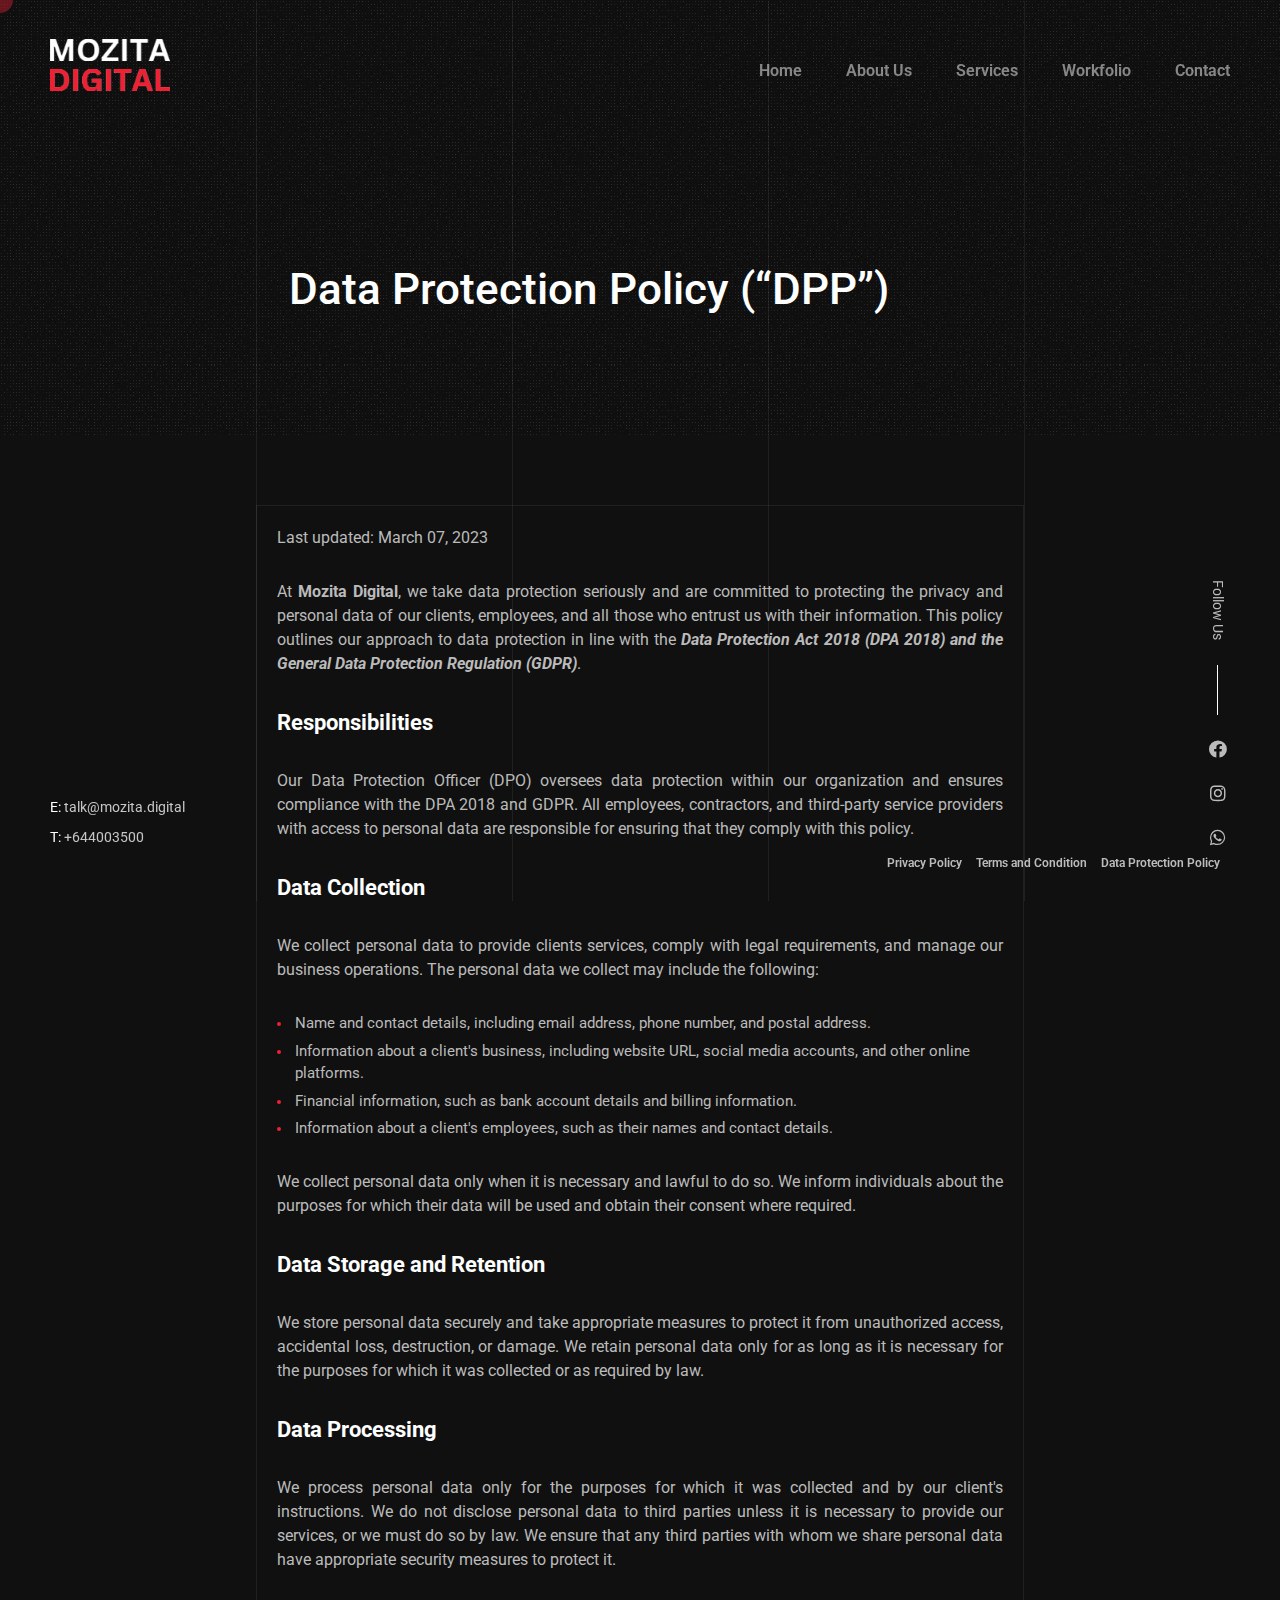
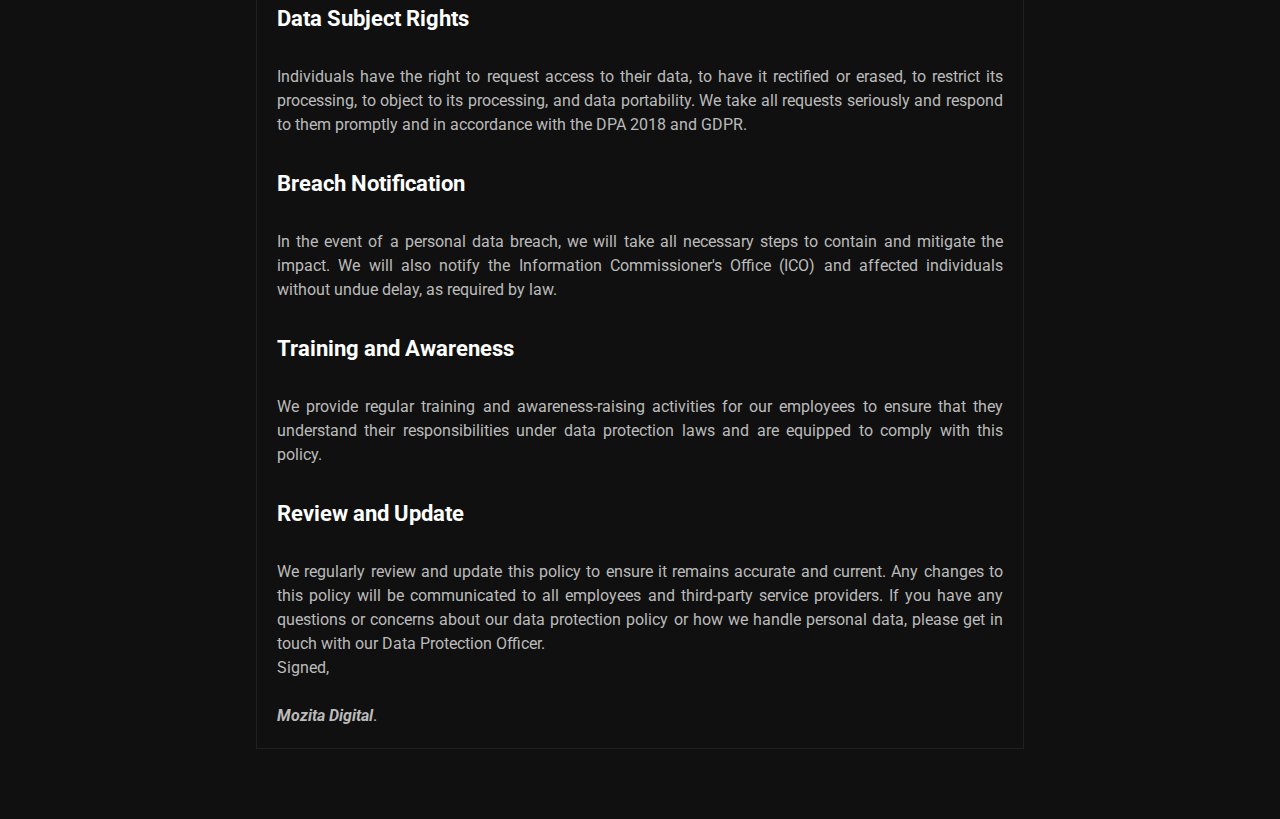
<file: data-policy.html>
<!doctype html>
<html lang="en-US">

<head>

    <!-- Meta -->
    <meta charset="UTF-8">
    <meta name="viewport" content="width=device-width, initial-scale=1, maximum-scale=1" />
    <meta name="description" content="CV & Resume Template" />
    <meta name="keywords" content="vcard, resposnive, resume, personal, card, cv, cvio, portfolio" />
    <meta name="author" content="Mozita Digital" />

    <!-- Title -->
    <title>Mozita Digital</title>

    <!-- Fonts -->
    <link
        href="https://fonts.googleapis.com/css?family=Roboto:100,100i,300,300i,400,400i,500,500i,700,700i,900,900i&display=swap&subset=cyrillic"
        rel="stylesheet">

    <!-- Styles -->
    <link rel="stylesheet" href="css/basic.css" />
    <link rel="stylesheet" href="css/layout.css" />
    <link rel="stylesheet" href="css/magnific-popup.css" />
    <link rel="stylesheet" href="css/animate.css" />
    <link rel="stylesheet" href="css/jarallax.css" />
    <link rel="stylesheet" href="css/swiper.css" />
    <link rel="stylesheet" href="css/fontawesome.css" />
    <link rel="stylesheet" href="css/brands.css" />
    <link rel="stylesheet" href="css/solid.css" />
    <!-- Custom Styles -->
    <link rel="stylesheet" href="css/style.css" />

    <!-- Theme Colors
	<link rel="stylesheet" href="css/theme-colors/blue.css" />
	<link rel="stylesheet" href="css/theme-colors/green.css" />
	<link rel="stylesheet" href="css/theme-colors/orange.css" />
	<link rel="stylesheet" href="css/theme-colors/brown.css" />
	<link rel="stylesheet" href="css/theme-colors/purple.css" />
	<link rel="stylesheet" href="css/theme-colors/red.css" />
	<link rel="stylesheet" href="css/theme-colors/beige.css" />
	<link rel="stylesheet" href="css/theme-colors/green_light.css" />
	<link rel="stylesheet" href="css/theme-colors/yellow.css" />
	<link rel="stylesheet" href="css/theme-colors/yellow_light.css" />
	-->

    <!--[if lt IE 9]>
	<script src="http://css3-mediaqueries-js.googlecode.com/svn/trunk/css3-mediaqueries.js"></script>
	<script src="http://html5shim.googlecode.com/svn/trunk/html5.js"></script>
	<![endif]-->

    <link rel="shortcut icon" href="images/favicons/favicon.png">

</head>

<body>

    <!-- Preloader -->
    <div class="preloader">
        <div class="centrize full-width">
            <div class="vertical-center">
                <div class="spinner">
                    <div class="double-bounce1"></div>
                    <div class="double-bounce2"></div>
                </div>
            </div>
        </div>
    </div>

    <!-- Container -->
    <div class="container">

        <!-- Cursor -->
        <div class="cursor-follower"></div>

        <!-- Header -->
        <header class="header">
            <div class="head-top">

                <!-- menu button -->
                <a href="#" class="menu-btn"><span></span></a>

                <!-- logo -->
                <div class="logo hover-masks-logo">
                    <a href="index.html">
                        <div class="log_img1">
                            <span class="sp_left1"><img src="images/logo1.png" alt=""></span>
                            <span class="sp_left2"><img src="images/logo1.png" alt=""></span>
                        </div>
                        <div class="log_img2">
                            <span class="sp_right1"><img src="images/logo2.png" alt=""></span>
                            <span class="sp_right2"><img src="images/logo2.png" alt=""></span>
                        </div>
                        <!-- <span class="mask-lnk">Alejandro <strong>Abeyta</strong></span>
						<span class="mask-lnk mask-lnk-hover">Download <strong>CV</strong></span> -->
                    </a>
                </div>

                <!-- top menu -->
                <div class="top-menu hover-masks">
                    <div class="top-menu-nav">
                        <div class="menu-topmenu-container">
                            <ul class="menu">
                                <li class="menu-item ">
                                    <a href="index.html">Home</a>
                                </li>

                                <li class="menu-item ">
                                    <a href="aboutus.html">About Us</a>
                                </li>

                                <li class="menu-item ">
                                    <a href="service.html">Services</a>
                                </li>

                                <li class="menu-item ">
                                    <a href="folio.html">Workfolio</a>
                                </li>

                                <li class="menu-item ">
                                    <a href="contacts.html">Contact</a>

                                </li>
                            </ul>
                        </div>
                    </div>
                </div>


            </div>
        </header>

        <!-- Wrapper -->
        <div class="wrapper">

            <!-- Section Started -->
            <div class="section started layout-creative" id="section-started">

                <!-- background -->
                <div class="video-bg">
                    <div class="video-bg-mask"></div>
                    <div class="video-bg-texture" id="grained_container"></div>
                </div>

                <!-- started content -->
                <div class="centrize full-width">
                    <div class="vertical-center">
                        <div class="started-content">
                            <h1 class="h-title">Data Protection Policy (“DPP”)
                            </h1>
                            <div class="h-subtitles">
                                <div class="h-subtitle typing-bread">
                                    <p class="breadcrumbs">
                                        <a href="index.html">Home</a> / Data Protection Policy
                                    </p>
                                </div>
                                <span class="typed-bread"></span>
                            </div>
                        </div>
                    </div>
                </div>

                <!-- mosue button -->
                <a href="#" class="mouse_btn" style="display: none;"><span class="icon fas fa-chevron-down"></span></a>

            </div>

        </div>

        <!-- Section Custom Text -->
        <div class="section custom-text" id="section-custom-text">
            <div class="content">

                <!-- <div class="title">
                        <div class="title_inner">Custom Text</div>
                    </div> -->

                <div class="content-box">
                    <div class="single-post-text policy">
                        <p>Last updated: March 07, 2023</p>
                        <p>
                            At <b>Mozita Digital</b>, we take data protection seriously and are committed to protecting the privacy and personal data of our clients, employees, and all those who entrust us with their information. This policy outlines our approach to data protection in line with the <b><i>Data Protection Act 2018 (DPA 2018) and the General Data Protection Regulation (GDPR)</i></b>.

                        </p>
                        <h4>Responsibilities
                        </h4>
                        <p>Our Data Protection Officer (DPO) oversees data protection within our organization and ensures compliance with the DPA 2018 and GDPR. All employees, contractors, and third-party service providers with access to personal data are responsible for ensuring that they comply with this policy.
                        </p>
                        <h4>Data Collection</h4>
                        <p>We collect personal data to provide clients services, comply with legal requirements, and manage our business operations. The personal data we collect may include the following:</p>
                        <ul>
                            <li>Name and contact details, including email address, phone number, and postal address.</li>
                            <li>Information about a client's business, including website URL, social media accounts, and other online platforms.</li>
                            <li>Financial information, such as bank account details and billing information.</li>
                            <li>Information about a client's employees, such as their names and contact details.</li>
                        </ul>
                        <p>We collect personal data only when it is necessary and lawful to do so. We inform individuals about the purposes for which their data will be used and obtain their consent where required.</p>
                        <h4>Data Storage and Retention</h4>
                        <p>We store personal data securely and take appropriate measures to protect it from unauthorized access, accidental loss, destruction, or damage. We retain personal data only for as long as it is necessary for the purposes for which it was collected or as required by law.</p>
                        <h4>Data Processing</h4>
                        <p>We process personal data only for the purposes for which it was collected and by our client's instructions. We do not disclose personal data to third parties unless it is necessary to provide our services, or we must do so by law. We ensure that any third parties with whom we share personal data have appropriate security measures to protect it.</p>
                        <h4>Data Subject Rights</h4>
                        <p>Individuals have the right to request access to their data, to have it rectified or erased, to restrict its processing, to object to its processing, and data portability. We take all requests seriously and respond to them promptly and in accordance with the DPA 2018 and GDPR.</p>
                        <h4>Breach Notification</h4>
                        <p>In the event of a personal data breach, we will take all necessary steps to contain and mitigate the impact. We will also notify the Information Commissioner's Office (ICO) and affected individuals without undue delay, as required by law.
                        </p>
                        <h4>Training and Awareness</h4>
                        <p>We provide regular training and awareness-raising activities for our employees to ensure that they understand their responsibilities under data protection laws and are equipped to comply with this policy.</p>
                        <h4>Review and Update</h4>
                        <p>We regularly review and update this policy to ensure it remains accurate and current. Any changes to this policy will be communicated to all employees and third-party service providers.
                            If you have any questions or concerns about our data protection policy or how we handle personal data, please get in touch with our Data Protection Officer. <br>
                            Signed, <br> <br>
                            <b><i>Mozita Digital</i></b>.
                            </p>
                    </div>
                </div>

                <div class="clear"></div>
            </div>
        </div>

    </div>

    <!-- Footer -->
    <footer class="footer">
        <div class="copy">
            <p>E: <a href="mailto:talk@mozita.digital">talk@mozita.digital</a></p>
            <p>T: <a href="tel:+644003500">+644003500</a></p>
        </div>

        <div class="links">
            <a target="_blank" href="privacy-policy.html">Privacy Policy</a>
            <a href="terms.html">Terms and Condition</a>
            <!-- <a href="">Cookies</a> -->
            <a href="data-policy.html">Data Protection Policy</a>
            <!-- <a href="">Careers</a> -->
        </div>

        <div class="soc-box">
            <div class="follow-label">Follow Us</div>
            <div class="soc">
                <a target="_blank" href="https://www.facebook.com/mozitadigital/">
                    <span class="icon fab fa-facebook"></span>
                </a>
                <a target="_blank" href="https://www.instagram.com/mozitadigital/">
                    <span class="icon fab fa-instagram"></span>
                </a>
                <a target="_blank" href="https://whatsapp.com/">
                    <span class="icon fab fa-whatsapp"></span>
                </a>
            </div>
        </div>
        <div class="clear"></div>
    </footer>

    <!-- Lines -->
    <div class="lines">
        <div class="line-col"></div>
        <div class="line-col"></div>
        <div class="line-col"></div>
        <div class="line-col"></div>
        <div class="line-col"></div>
    </div>

    </div>

    <!-- Scripts -->
    <script src="js/jquery.min.js"></script>
    <script src="js/jquery.validate.js"></script>
    <script src="js/magnific-popup.js"></script>
    <script src="js/simpleParallax.js"></script>
    <script src="js/typed.js"></script>
    <script src="js/jarallax.js"></script>
    <script src="js/jarallax-video.js"></script>
    <script src="js/jarallax-element.js"></script>
    <script src="js/imagesloaded.pkgd.js"></script>
    <script src="js/isotope.pkgd.js"></script>
    <script src="js/swiper.js"></script>
    <script src="js/grained.js"></script>
    <script src="js/scripts.js"></script>

</body>

</html>
</file>
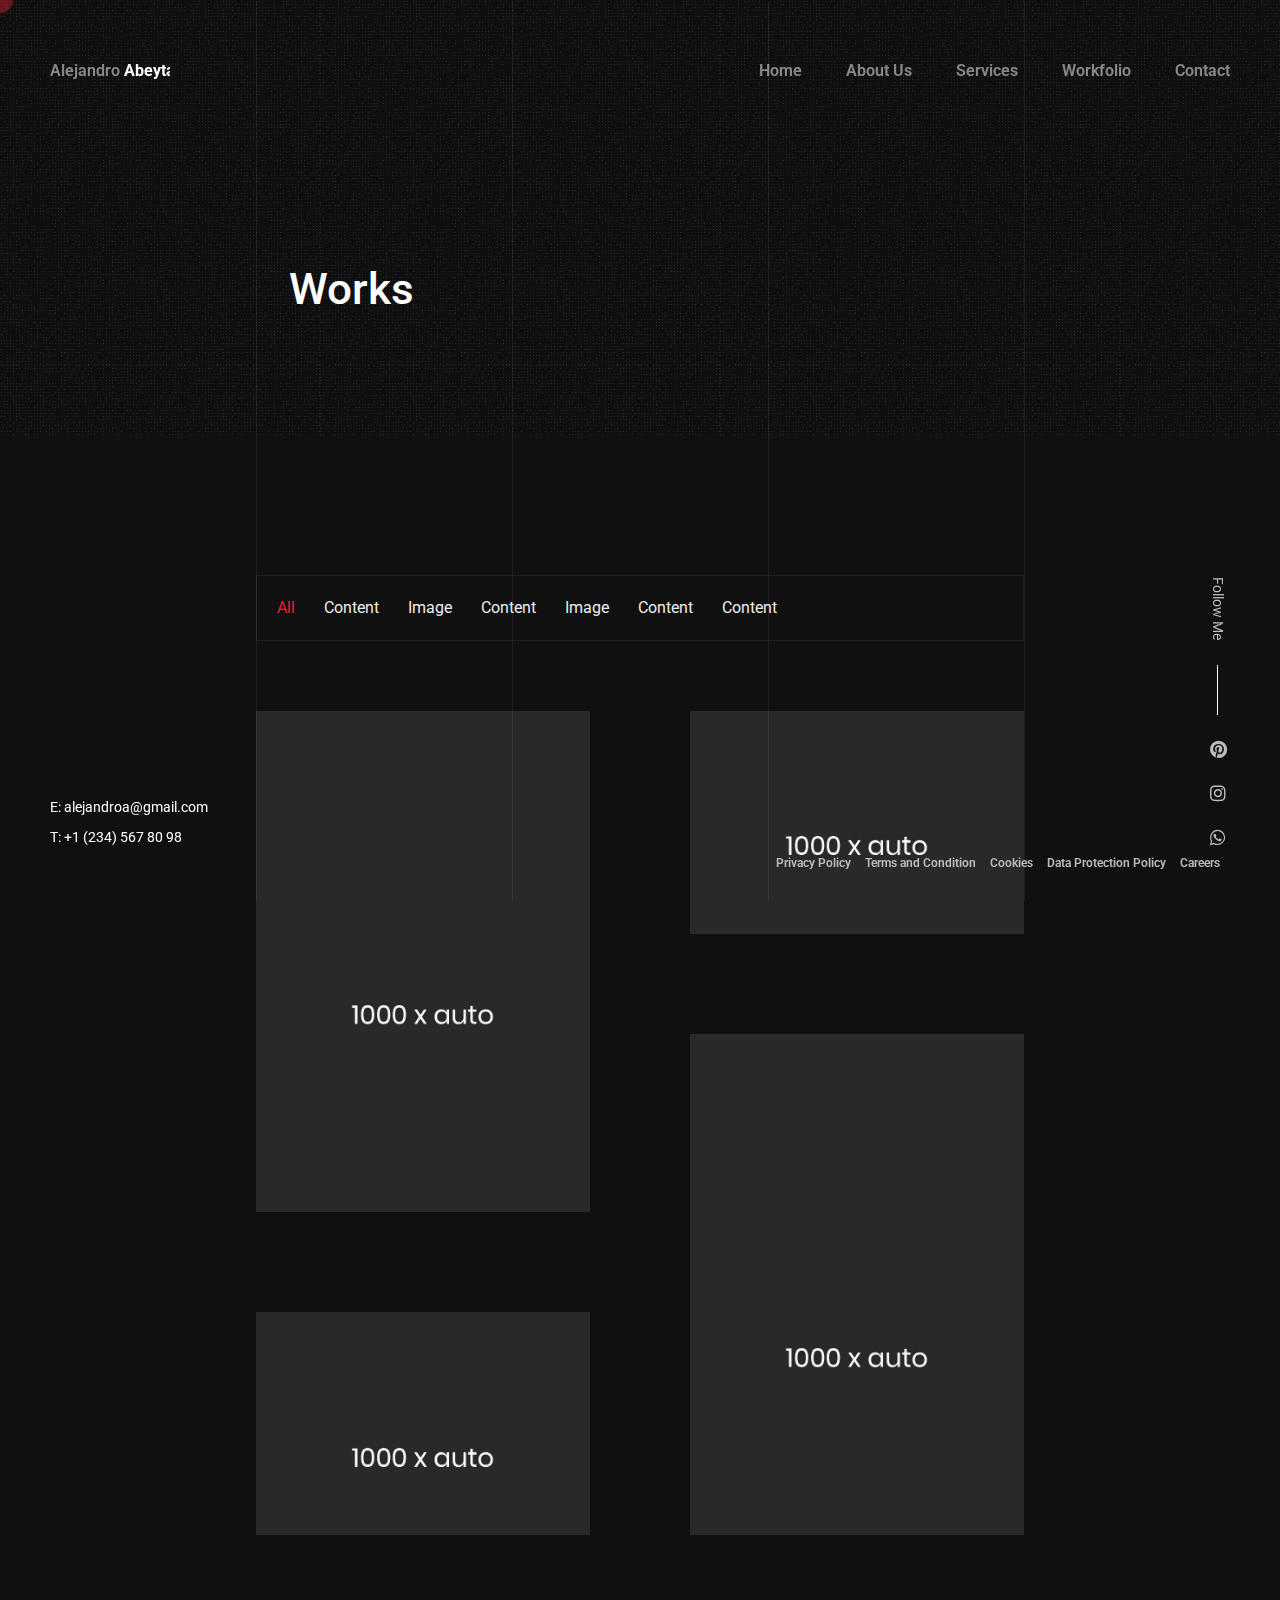
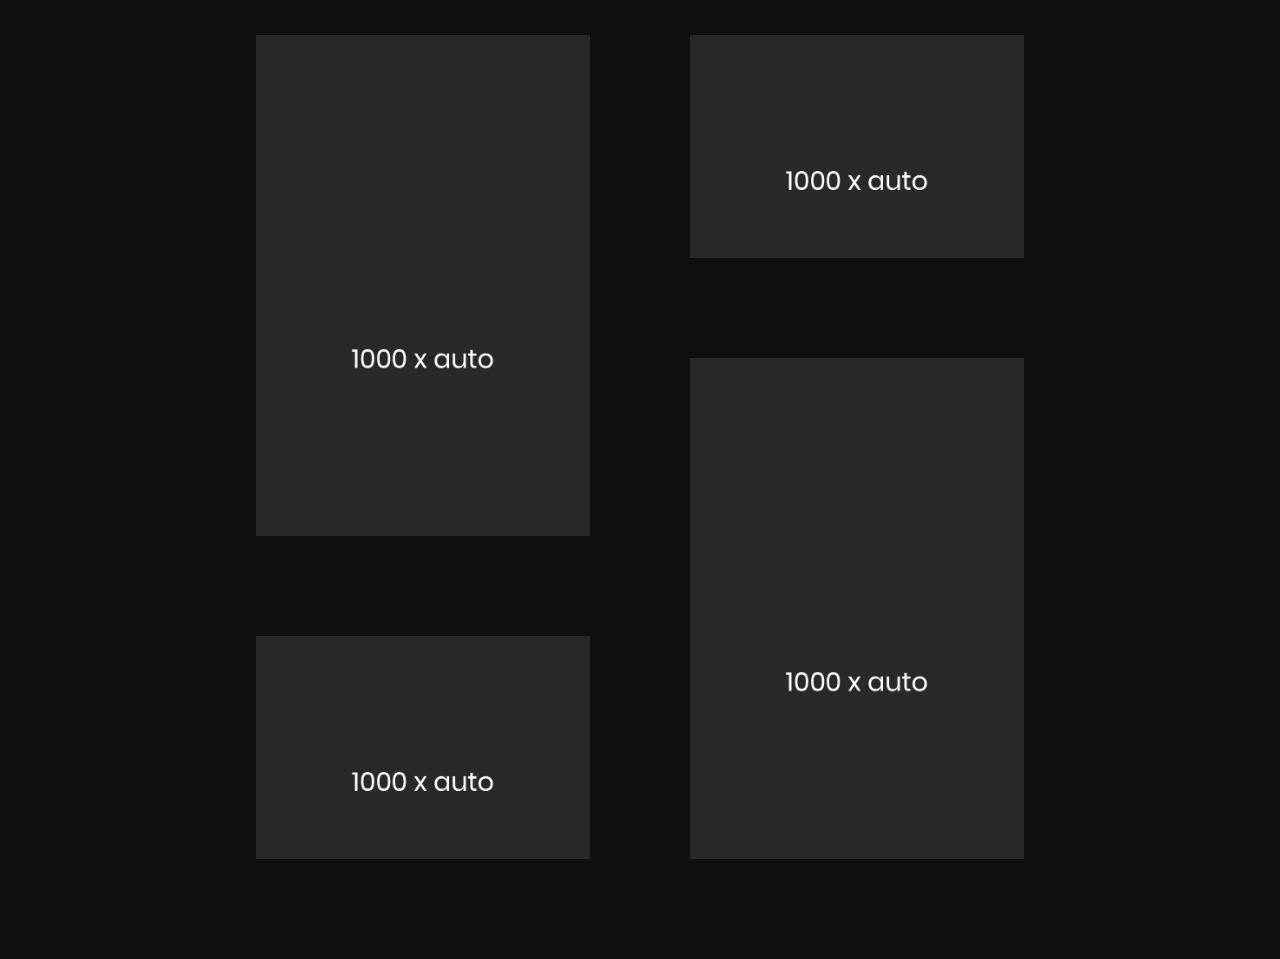
<file: folio copy.html>
<!doctype html>
<html lang="en-US">
<head>

	<!-- Meta -->
	<meta charset="UTF-8">
	<meta name="viewport" content="width=device-width, initial-scale=1, maximum-scale=1" />
	<meta name="description" content="CV & Resume Template" />
	<meta name="keywords" content="vcard, resposnive, resume, personal, card, cv, cvio, portfolio" />
	<meta name="author" content="beshleyua" />

	<!-- Title -->
	<title>Cvio - Resume/CV Template</title>

	<!-- Fonts -->
	<link href="https://fonts.googleapis.com/css?family=Roboto:100,100i,300,300i,400,400i,500,500i,700,700i,900,900i&display=swap&subset=cyrillic" rel="stylesheet">

	<!-- Styles -->
	<link rel="stylesheet" href="css/basic.css" />
	<link rel="stylesheet" href="css/layout.css" />
	<link rel="stylesheet" href="css/magnific-popup.css" />
	<link rel="stylesheet" href="css/animate.css" />
	<link rel="stylesheet" href="css/jarallax.css" />
	<link rel="stylesheet" href="css/swiper.css" />
	<link rel="stylesheet" href="css/fontawesome.css" />
	<link rel="stylesheet" href="css/brands.css" />
	<link rel="stylesheet" href="css/solid.css" />

	<!-- Theme Colors
	<link rel="stylesheet" href="css/theme-colors/blue.css" />
	<link rel="stylesheet" href="css/theme-colors/green.css" />
	<link rel="stylesheet" href="css/theme-colors/orange.css" />
	<link rel="stylesheet" href="css/theme-colors/brown.css" />
	<link rel="stylesheet" href="css/theme-colors/purple.css" />
	<link rel="stylesheet" href="css/theme-colors/red.css" />
	<link rel="stylesheet" href="css/theme-colors/beige.css" />
	<link rel="stylesheet" href="css/theme-colors/green_light.css" />
	<link rel="stylesheet" href="css/theme-colors/yellow.css" />
	<link rel="stylesheet" href="css/theme-colors/yellow_light.css" />
	-->
		
	<!--[if lt IE 9]>
	<script src="http://css3-mediaqueries-js.googlecode.com/svn/trunk/css3-mediaqueries.js"></script>
	<script src="http://html5shim.googlecode.com/svn/trunk/html5.js"></script>
	<![endif]-->

	<link rel="shortcut icon" href="images/favicons/favicon.ico">

</head>

<body>

	<!-- Preloader -->
	<div class="preloader">
		<div class="centrize full-width">
			<div class="vertical-center">
				<div class="spinner">
					<div class="double-bounce1"></div>
					<div class="double-bounce2"></div>
				</div>
			</div>
		</div>
	</div>
	
	<!-- Container -->
	<div class="container">

		<!-- Cursor -->
		<div class="cursor-follower"></div>
	
		<!-- Header -->
		<header class="header">
			<div class="head-top">

				<!-- menu button -->
				<a href="#" class="menu-btn"><span></span></a>

				<!-- logo -->
				<div class="logo hover-masks-logo">
					<a href="#">
						<span class="mask-lnk">Alejandro <strong>Abeyta</strong></span>
						<span class="mask-lnk mask-lnk-hover">Download <strong>CV</strong></span>
					</a>
				</div>
				
				<!-- top menu -->						
				<div class="top-menu hover-masks">
					<div class="top-menu-nav">	
						<div class="menu-topmenu-container">
							<ul class="menu">
								<li class="menu-item ">
									<a href="index.html">Home</a>
								</li>

								<li class="menu-item ">
									<a href="aboutus.html">About Us</a>
								</li>

								<li class="menu-item ">
									<a href="service.html">Services</a>	
								</li>

								<li class="menu-item ">
									<a href="folio.html">Workfolio</a>
								</li>
								
								<li class="menu-item ">
									<a href="contacts.html">Contact</a>
									
								</li>
							</ul>
						</div>
					</div>
				</div>


			</div>
		</header>
		
		<!-- Wrapper -->
		<div class="wrapper">	

			<!-- Section Started -->
			<div class="section started layout-creative" id="section-started">

				<!-- background -->
				<div class="video-bg">
					<div class="video-bg-mask"></div>
					<div class="video-bg-texture" id="grained_container"></div>
				</div>

				<!-- started content -->
				<div class="centrize full-width">
					<div class="vertical-center">
						<div class="started-content">
							<h1 class="h-title">Works</h1>
							<div class="h-subtitles">
								<div class="h-subtitle typing-subtitle" style="display: none;">
									<p>I code cool <strong>websites</strong></p>
									<p>I develop <strong>mobile apps</strong></p>
									<p>I love <strong>wordpress</strong></p>
								</div>
								<span class="typed-subtitle"></span>
							</div>
						</div>
					</div>
				</div>

				<!-- mosue button -->
				<a href="#" class="mouse_btn" style="display: none;"><span class="icon fas fa-chevron-down"></span></a>

			</div>

			<!-- Works -->
			<div class="section works" id="section-portfolio">
				<div class="content">
				
					<!-- portfolio filter -->
					<div class="filter-menu content-box">
						<div class="filters">
							<div class="btn-group">
								<label data-text="All" class="glitch-effect"><input type="radio" name="fl_radio" value=".box-item" />All</label>
							</div>
							<div class="btn-group">
								<label data-text="Video"><input type="radio" name="fl_radio" value=".f-content" />Content</label>
							</div>
							<div class="btn-group">
								<label data-text="Music"><input type="radio" name="fl_radio" value=".f-image" />Image</label>
							</div>
							<div class="btn-group">
								<label data-text="Links"><input type="radio" name="fl_radio" value=".f-content" />Content</label>
							</div>
							<div class="btn-group">
								<label data-text="Image"><input type="radio" name="fl_radio" value=".f-image" />Image</label>
							</div>
							<div class="btn-group">
								<label data-text="Gallery"><input type="radio" name="fl_radio" value=".f-content" />Content</label>
							</div>
							<div class="btn-group">
								<label data-text="Content"><input type="radio" name="fl_radio" value=".f-image" />Content</label>
							</div>
						</div>
					</div>
					
					<!-- portfolio items -->
					<div class="box-items portfolio-items">
						<div class="box-item f-content">
							<div class="image">
								<a href="#popup-1" class="has-popup-media hover-animated">
									<img src="images/work8.jpg" class="wp-post-image" alt="" />
									<span class="info circle">
										<span class="centrize full-width">
											<span class="vertical-center">
												<span class="icon fas fa-plus"></span>
												<span class="desc">
													<span class="category">Content</span>
													<span class="name">Curved Ceiling Ribs</span>
												</span>
											</span>
										</span>
									</span>
								</a>
							</div>
							

							<div id="popup-1" class="popup-box mfp-fade mfp-hide">
								<div class="content">
									<div class="image" style="background-image: url(images/work8.jpg);"></div>
									<div class="desc single-post-text">
										<div class="category">Content</div>
										<h4>Hand holding pyramid painting</h4>
										<p>
											Now there is more fashion. There is no so-called trends. Now chase after anything not necessary — nor for fashionable color nor the shape, nor for style. Think about the content that you want to invest in a created object, and only then will form. The thing is your spirit. A spirit unlike forms hard copy.
										</p>
										<ul>
											<li>Now there is more fashion. There is no so-called trends.</li>
											<li>Now chase after anything not necessary — nor for fashionable color nor the shape, nor for style.</li>
											<li>Think about the content that you want to invest in a created object, and only then will form.</li>
											<li>The thing is your spirit. A spirit unlike forms hard copy.</li>
										</ul>
										<p>
											Now there is more fashion. There is no so-called trends. Now chase after anything not necessary — nor for fashionable color nor the shape, nor for style. Think about the content that you want to invest in a created object, and only then will form. The thing is your spirit. A spirit unlike forms hard copy.
										</p>
										<a href="works_single_1.html" class="btn hover-animated">
											<span class="circle"></span>
											<span class="lnk">View Project</span>
										</a>
									</div>
								</div>
							</div>
						</div>
						

						<div class="box-item f-image"> <!-- add class "animate-to-page" if need animated transition to page and delete target="_blank" -->
							<div class="image">
								<a href="https://google.com/" class="has-popup-image hover-animated" target="_blank">
									<img src="images/work3.jpg" class="wp-post-image" alt="" />
									<span class="info circle">
										<span class="centrize full-width">
											<span class="vertical-center">
												<span class="icon fas fa-image"></span>
												<span class="desc">
													<span class="category">Image</span>
													<span class="name">Water and Shore</span>
												</span>
											</span>
										</span>
									</span>
								</a>	
							</div>
						</div>

					
						<div class="box-item f-content">
							<div class="image">
								<a href="#popup-1" class="has-popup-media hover-animated">
									<img src="images/work8.jpg" class="wp-post-image" alt="" />
									<span class="info circle">
										<span class="centrize full-width">
											<span class="vertical-center">
												<span class="icon fas fa-plus"></span>
												<span class="desc">
													<span class="category">Content</span>
													<span class="name">Curved Ceiling Ribs</span>
												</span>
											</span>
										</span>
									</span>
								</a>
							</div>
							<div id="popup-1" class="popup-box mfp-fade mfp-hide">
								<div class="content">
									<div class="image" style="background-image: url(images/work8.jpg);"></div>
									<div class="desc single-post-text">
										<div class="category">Content</div>
										<h4>Hand holding pyramid painting</h4>
										<p>
											Now there is more fashion. There is no so-called trends. Now chase after anything not necessary — nor for fashionable color nor the shape, nor for style. Think about the content that you want to invest in a created object, and only then will form. The thing is your spirit. A spirit unlike forms hard copy.
										</p>
										<ul>
											<li>Now there is more fashion. There is no so-called trends.</li>
											<li>Now chase after anything not necessary — nor for fashionable color nor the shape, nor for style.</li>
											<li>Think about the content that you want to invest in a created object, and only then will form.</li>
											<li>The thing is your spirit. A spirit unlike forms hard copy.</li>
										</ul>
										<p>
											Now there is more fashion. There is no so-called trends. Now chase after anything not necessary — nor for fashionable color nor the shape, nor for style. Think about the content that you want to invest in a created object, and only then will form. The thing is your spirit. A spirit unlike forms hard copy.
										</p>
										<a href="works_single_1.html" class="btn hover-animated">
											<span class="circle"></span>
											<span class="lnk">View Project</span>
										</a>
									</div>
								</div>
							</div>
						</div>

						

						<div class="box-item f-image"> <!-- add class "animate-to-page" if need animated transition to page and delete target="_blank" -->
							<div class="image">
								<a href="https://google.com/" class="has-popup-image hover-animated" target="_blank">
									<img src="images/work3.jpg" class="wp-post-image" alt="" />
									<span class="info circle">
										<span class="centrize full-width">
											<span class="vertical-center">
												<span class="icon fas fa-image"></span>
												<span class="desc">
													<span class="category">Image</span>
													<span class="name">Water and Shore</span>
												</span>
											</span>
										</span>
									</span>
								</a>	
							</div>
						</div>


							<div class="box-item f-content">
							<div class="image">
								<a href="#popup-1" class="has-popup-media hover-animated">
									<img src="images/work8.jpg" class="wp-post-image" alt="" />
									<span class="info circle">
										<span class="centrize full-width">
											<span class="vertical-center">
												<span class="icon fas fa-plus"></span>
												<span class="desc">
													<span class="category">Content</span>
													<span class="name">Curved Ceiling Ribs</span>
												</span>
											</span>
										</span>
									</span>
								</a>
							</div>
							<div id="popup-1" class="popup-box mfp-fade mfp-hide">
								<div class="content">
									<div class="image" style="background-image: url(images/work8.jpg);"></div>
									<div class="desc single-post-text">
										<div class="category">Content</div>
										<h4>Hand holding pyramid painting</h4>
										<p>
											Now there is more fashion. There is no so-called trends. Now chase after anything not necessary — nor for fashionable color nor the shape, nor for style. Think about the content that you want to invest in a created object, and only then will form. The thing is your spirit. A spirit unlike forms hard copy.
										</p>
										<ul>
											<li>Now there is more fashion. There is no so-called trends.</li>
											<li>Now chase after anything not necessary — nor for fashionable color nor the shape, nor for style.</li>
											<li>Think about the content that you want to invest in a created object, and only then will form.</li>
											<li>The thing is your spirit. A spirit unlike forms hard copy.</li>
										</ul>
										<p>
											Now there is more fashion. There is no so-called trends. Now chase after anything not necessary — nor for fashionable color nor the shape, nor for style. Think about the content that you want to invest in a created object, and only then will form. The thing is your spirit. A spirit unlike forms hard copy.
										</p>
										<a href="works_single_1.html" class="btn hover-animated">
											<span class="circle"></span>
											<span class="lnk">View Project</span>
										</a>
									</div>
								</div>
							</div>
						</div>

						<div class="box-item f-image"> <!-- add class "animate-to-page" if need animated transition to page and delete target="_blank" -->
							<div class="image">
								<a href="https://google.com/" class="has-popup-image hover-animated" target="_blank">
									<img src="images/work3.jpg" class="wp-post-image" alt="" />
									<span class="info circle">
										<span class="centrize full-width">
											<span class="vertical-center">
												<span class="icon fas fa-image"></span>
												<span class="desc">
													<span class="category">Image</span>
													<span class="name">Water and Shore</span>
												</span>
											</span>
										</span>
									</span>
								</a>	
							</div>
						</div>

						


						<div class="box-item f-content">
							<div class="image">
								<a href="#popup-1" class="has-popup-media hover-animated">
									<img src="images/work8.jpg" class="wp-post-image" alt="" />
									<span class="info circle">
										<span class="centrize full-width">
											<span class="vertical-center">
												<span class="icon fas fa-plus"></span>
												<span class="desc">
													<span class="category">Content</span>
													<span class="name">Curved Ceiling Ribs</span>
												</span>
											</span>
										</span>
									</span>
								</a>
							</div>
							<div id="popup-1" class="popup-box mfp-fade mfp-hide">
								<div class="content">
									<div class="image" style="background-image: url(images/work8.jpg);"></div>
									<div class="desc single-post-text">
										<div class="category">Content</div>
										<h4>Hand holding pyramid painting</h4>
										<p>
											Now there is more fashion. There is no so-called trends. Now chase after anything not necessary — nor for fashionable color nor the shape, nor for style. Think about the content that you want to invest in a created object, and only then will form. The thing is your spirit. A spirit unlike forms hard copy.
										</p>
										<ul>
											<li>Now there is more fashion. There is no so-called trends.</li>
											<li>Now chase after anything not necessary — nor for fashionable color nor the shape, nor for style.</li>
											<li>Think about the content that you want to invest in a created object, and only then will form.</li>
											<li>The thing is your spirit. A spirit unlike forms hard copy.</li>
										</ul>
										<p>
											Now there is more fashion. There is no so-called trends. Now chase after anything not necessary — nor for fashionable color nor the shape, nor for style. Think about the content that you want to invest in a created object, and only then will form. The thing is your spirit. A spirit unlike forms hard copy.
										</p>
										<a href="works_single_1.html" class="btn hover-animated">
											<span class="circle"></span>
											<span class="lnk">View Project</span>
										</a>
									</div>
								</div>
							</div>
						</div>

						<div class="box-item f-image"> <!-- add class "animate-to-page" if need animated transition to page and delete target="_blank" -->
							<div class="image">
								<a href="https://google.com/" class="has-popup-image hover-animated" target="_blank">
									<img src="images/work3.jpg" class="wp-post-image" alt="" />
									<span class="info circle">
										<span class="centrize full-width">
											<span class="vertical-center">
												<span class="icon fas fa-image"></span>
												<span class="desc">
													<span class="category">Image</span>
													<span class="name">Water and Shore</span>
												</span>
											</span>
										</span>
									</span>
								</a>	
							</div>
						</div>

					</div>

					<div class="clear"></div>
				</div>
			</div>	

		</div>
		
		<!-- Footer -->
		<footer class="footer">
			<div class="copy">
				<p>E: alejandroa@gmail.com</p>
				<p>T: +1 (234) 567 80 98</p>
			</div>

			<div class="links">
				<a href="">Privacy Policy</a>
				<a href="">Terms and Condition</a>
				<a href="">Cookies</a>
				<a href="">Data Protection Policy</a>
				<a href="">Careers</a>
			</div>

			
			<div class="soc-box">
				<div class="follow-label">Follow Me</div>
				<div class="soc">
					<a target="_blank" href="https://www.pinterest.com/">
						<span class="icon fab fa-pinterest"></span>
					</a>
					<a target="_blank" href="https://www.instagram.com/">
						<span class="icon fab fa-instagram"></span>
					</a>
					<a target="_blank" href="https://whatsapp.com/">
						<span class="icon fab fa-whatsapp"></span>
					</a>
				</div>
			</div>
			<div class="clear"></div>
		</footer>

		<!-- Lines -->
		<div class="lines">
			<div class="line-col"></div>
			<div class="line-col"></div>
			<div class="line-col"></div>
			<div class="line-col"></div>
			<div class="line-col"></div>
		</div>
		
	</div>

	<!-- Scripts -->
	<script src="js/jquery.min.js"></script>
	<script src="js/jquery.validate.js"></script>
	<script src="js/magnific-popup.js"></script>
	<script src="js/simpleParallax.js"></script>
	<script src="js/typed.js"></script>
	<script src="js/jarallax.js"></script>
	<script src="js/jarallax-video.js"></script>
	<script src="js/jarallax-element.js"></script>
	<script src="js/imagesloaded.pkgd.js"></script>
	<script src="js/isotope.pkgd.js"></script>
	<script src="js/swiper.js"></script>
	<script src="js/grained.js"></script>
	<script src="js/scripts.js"></script>

</body>
</html>
</file>
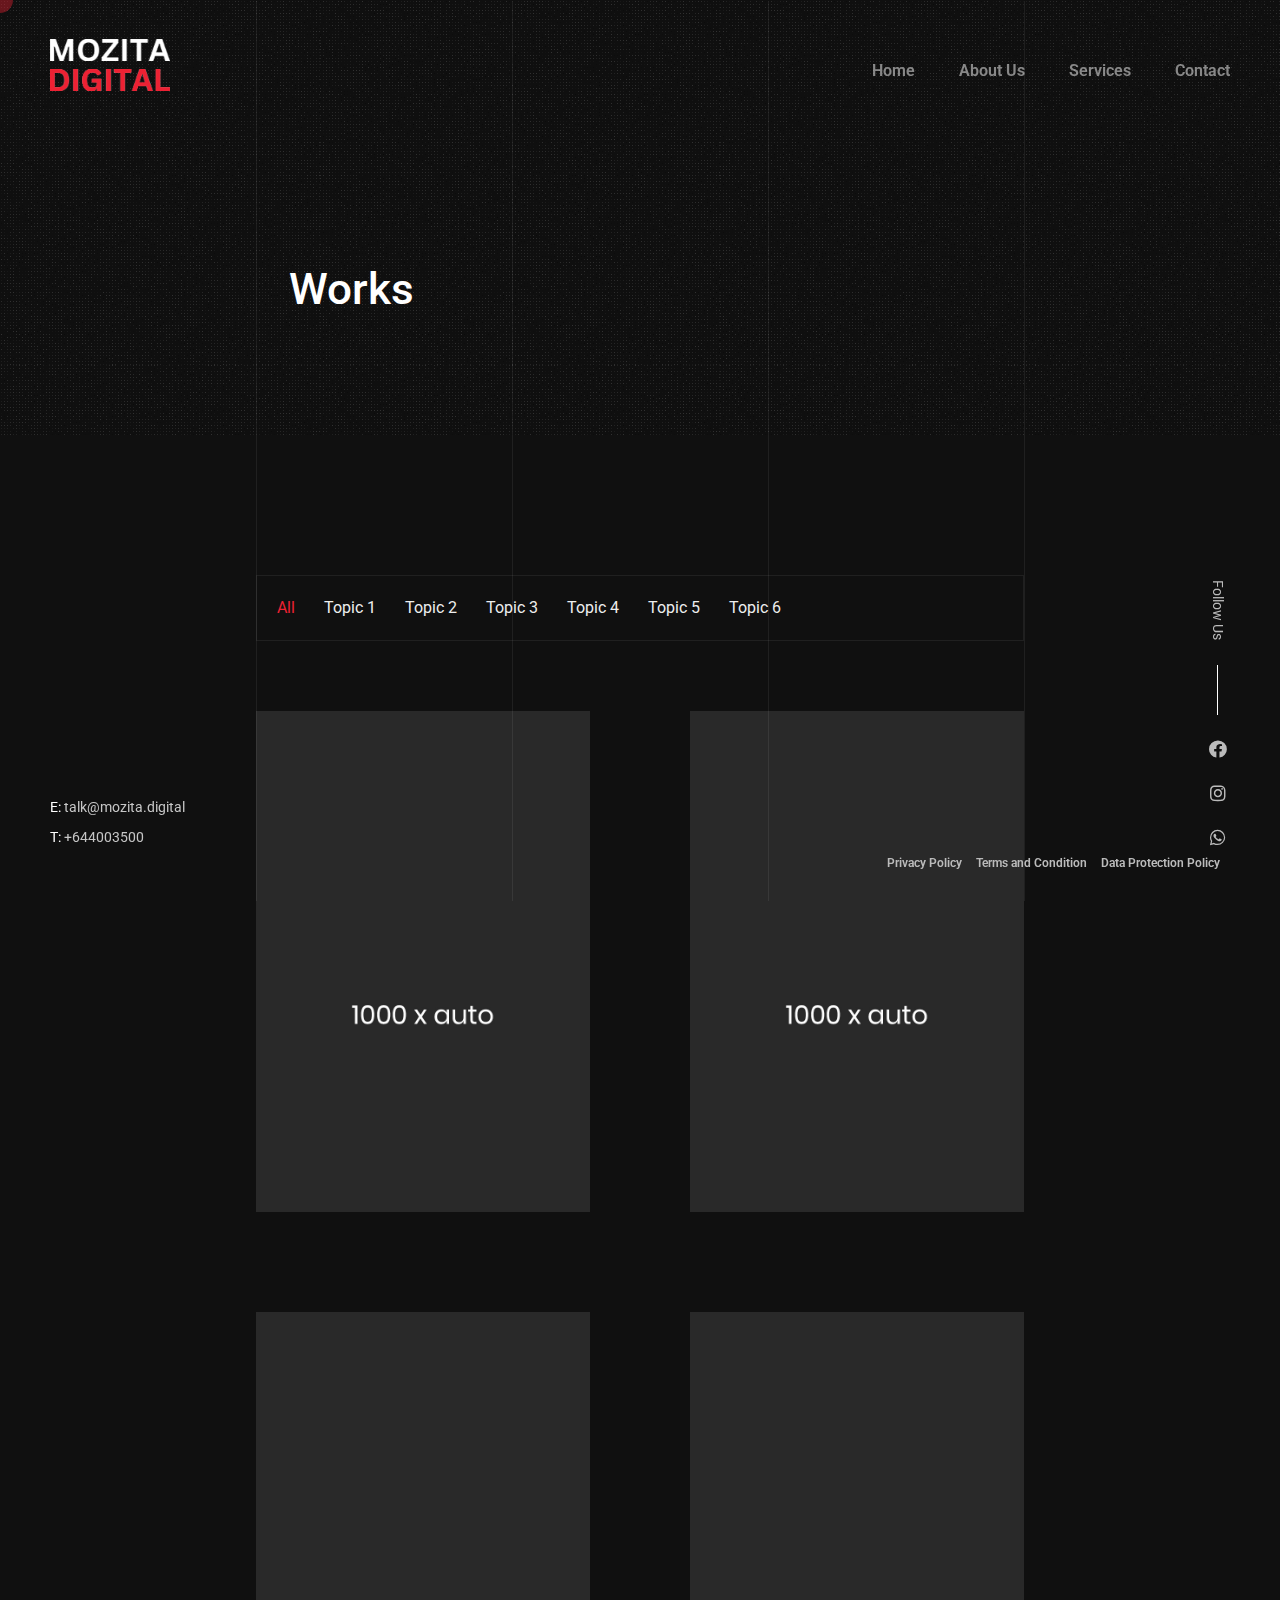
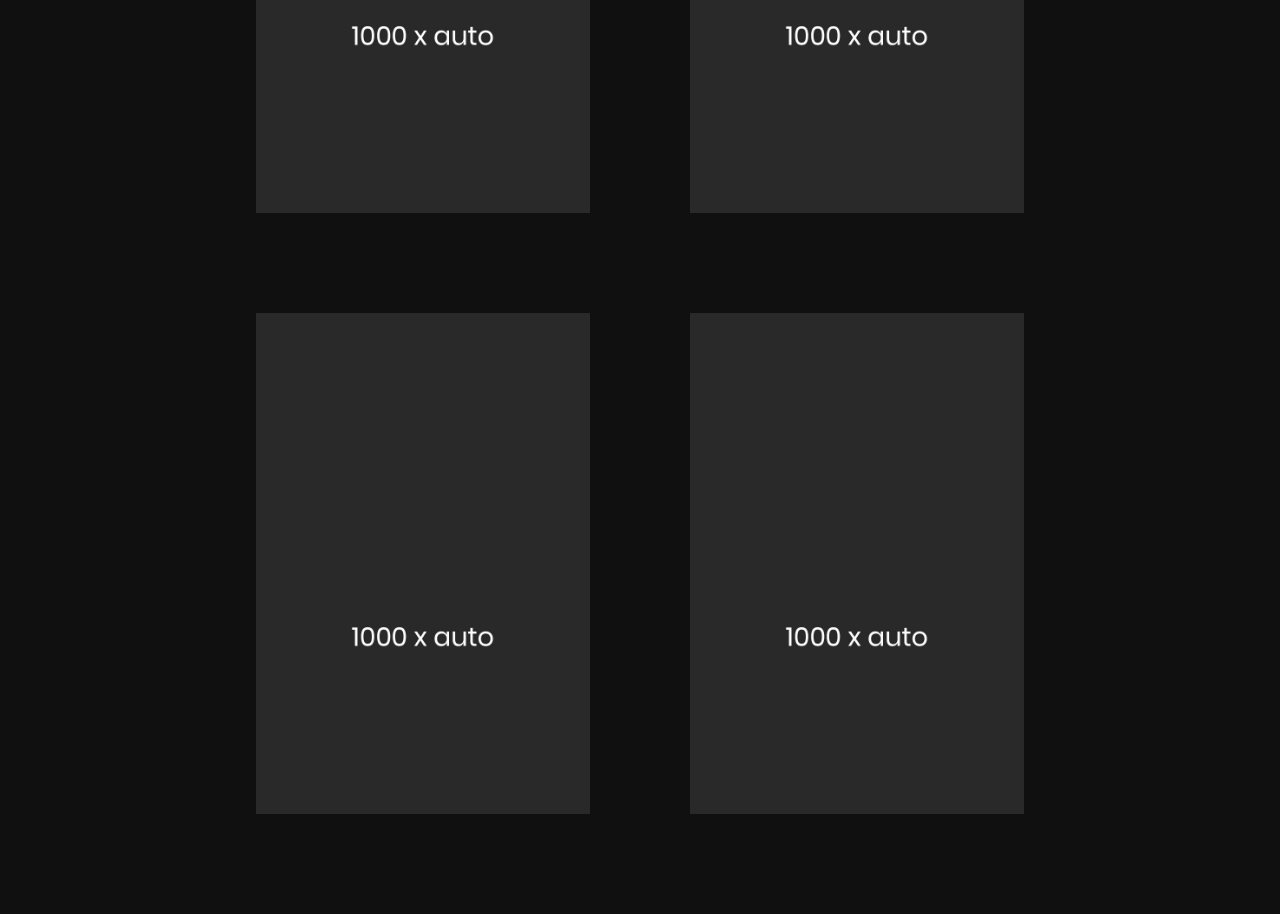
<file: folio.html>
<!doctype html>
<html lang="en-US">

<head>

	<!-- Meta -->
	<meta charset="UTF-8">
	<meta name="viewport" content="width=device-width, initial-scale=1, maximum-scale=1" />
	<meta name="description" content="CV & Resume Template" />
	<meta name="keywords" content="vcard, resposnive, resume, personal, card, cv, cvio, portfolio" />
	<meta name="author" content="Mozita Digital" />

	<!-- Title -->
	<title>Mozita Digital</title>

	<!-- Fonts -->
	<link
		href="https://fonts.googleapis.com/css?family=Roboto:100,100i,300,300i,400,400i,500,500i,700,700i,900,900i&display=swap&subset=cyrillic"
		rel="stylesheet">

	<!-- Styles -->
	<link rel="stylesheet" href="css/basic.css" />
	<link rel="stylesheet" href="css/layout.css" />
	<link rel="stylesheet" href="css/magnific-popup.css" />
	<link rel="stylesheet" href="css/animate.css" />
	<link rel="stylesheet" href="css/jarallax.css" />
	<link rel="stylesheet" href="css/swiper.css" />
	<link rel="stylesheet" href="css/fontawesome.css" />
	<link rel="stylesheet" href="css/brands.css" />
	<link rel="stylesheet" href="css/solid.css" />

	<!-- Custom Styles -->
	<link rel="stylesheet" href="css/style.css" />

	<!-- Theme Colors
	<link rel="stylesheet" href="css/theme-colors/blue.css" />
	<link rel="stylesheet" href="css/theme-colors/green.css" />
	<link rel="stylesheet" href="css/theme-colors/orange.css" />
	<link rel="stylesheet" href="css/theme-colors/brown.css" />
	<link rel="stylesheet" href="css/theme-colors/purple.css" />
	<link rel="stylesheet" href="css/theme-colors/red.css" />
	<link rel="stylesheet" href="css/theme-colors/beige.css" />
	<link rel="stylesheet" href="css/theme-colors/green_light.css" />
	<link rel="stylesheet" href="css/theme-colors/yellow.css" />
	<link rel="stylesheet" href="css/theme-colors/yellow_light.css" />
	-->

	<!--[if lt IE 9]>
	<script src="http://css3-mediaqueries-js.googlecode.com/svn/trunk/css3-mediaqueries.js"></script>
	<script src="http://html5shim.googlecode.com/svn/trunk/html5.js"></script>
	<![endif]-->

	<link rel="shortcut icon" href="images/favicons/favicon.png">

</head>

<body>

	<!-- Preloader -->
	<div class="preloader">
		<div class="centrize full-width">
			<div class="vertical-center">
				<div class="spinner">
					<div class="double-bounce1"></div>
					<div class="double-bounce2"></div>
				</div>
			</div>
		</div>
	</div>

	<!-- Container -->
	<div class="container">

		<!-- Cursor -->
		<div class="cursor-follower"></div>

		<!-- Header -->
		<header class="header">
			<div class="head-top">

				<!-- menu button -->
				<a href="#" class="menu-btn"><span></span></a>

				<!-- logo -->
				<div class="logo hover-masks-logo">
					<a href="index.html">
						<div class="log_img1">
							<span class="sp_left1"><img src="images/logo1.png" alt=""></span>
							<span class="sp_left2"><img src="images/logo1.png" alt=""></span>
						</div>
						<div class="log_img2">
							<span class="sp_right1"><img src="images/logo2.png" alt=""></span>
							<span class="sp_right2"><img src="images/logo2.png" alt=""></span>
						</div>
						<!-- <span class="mask-lnk">Alejandro <strong>Abeyta</strong></span>
						<span class="mask-lnk mask-lnk-hover">Download <strong>CV</strong></span> -->
					</a>
				</div>

				<!-- top menu -->
				<div class="top-menu hover-masks">
					<div class="top-menu-nav">
						<div class="menu-topmenu-container">
							<ul class="menu">
								<li class="menu-item ">
									<a href="index.html">Home</a>
								</li>

								<li class="menu-item ">
									<a href="aboutus.html">About Us</a>
								</li>

								<li class="menu-item ">
									<a href="service.html">Services</a>
								</li>

								<!-- <li class="menu-item ">
									<a href="folio.html">Workfolio</a>
								</li> -->

								<li class="menu-item ">
									<a href="contacts.html">Contact</a>

								</li>
							</ul>
						</div>
					</div>
				</div>


			</div>
		</header>

		<!-- Wrapper -->
		<div class="wrapper">

			<!-- Section Started -->
			<div class="section started layout-creative" id="section-started">

				<!-- background -->
				<div class="video-bg">
					<div class="video-bg-mask"></div>
					<div class="video-bg-texture" id="grained_container"></div>
				</div>

				<!-- started content -->
				<div class="centrize full-width">
					<div class="vertical-center">
						<div class="started-content">
							<h1 class="h-title">Works</h1>
							<div class="h-subtitles">
								<div class="h-subtitle typing-subtitle" style="display: none;">
									<p>We code cool <strong>websites</strong></p>
									<p>We develop <strong>mobile apps</strong></p>
									<p>We love <strong>wordpress</strong></p>
								</div>
								<span class="typed-subtitle"></span>
							</div>
						</div>
					</div>
				</div>

				<!-- mosue button -->
				<a href="#" class="mouse_btn" style="display: none;"><span class="icon fas fa-chevron-down"></span></a>

			</div>

			<!-- Works -->
			<div class="section works" id="section-portfolio">
				<div class="content">

					<!-- portfolio filter -->
					<div class="filter-menu content-box">
						<div class="filters">
							<div class="btn-group">
								<label data-text="All" class="glitch-effect"><input type="radio" name="fl_radio"
										value=".box-item" />All</label>
							</div>
							<div class="btn-group">
								<label data-text="Topic1"><input type="radio" name="fl_radio" value=".f-topic1" />Topic
									1</label>
							</div>
							<div class="btn-group">
								<label data-text="Topic2"><input type="radio" name="fl_radio" value=".f-topic2" />Topic
									2</label>
							</div>
							<div class="btn-group">
								<label data-text="Topic3"><input type="radio" name="fl_radio" value=".f-topic3" />Topic
									3</label>
							</div>
							<div class="btn-group">
								<label data-text="Topic4"><input type="radio" name="fl_radio" value=".f-topic4" />Topic
									4</label>
							</div>
							<div class="btn-group">
								<label data-text="Topic5"><input type="radio" name="fl_radio" value=".f-topic5" />Topic
									5</label>
							</div>
							<div class="btn-group">
								<label data-text="Topic6"><input type="radio" name="fl_radio" value=".f-topic6" />Topic
									6</label>
							</div>
						</div>
					</div>

					<!-- portfolio items -->
					<div class="box-items portfolio-items">
						<!-- content 1 -->
						<div class="box-item f-topic1">
							<div class="image">
								<a href="#popup-1" class="has-popup-media hover-animated">
									<img src="images/work8.jpg" class="wp-post-image" alt="" />
									<span class="info circle">
										<span class="centrize full-width">
											<span class="vertical-center">
												<span class="icon fas fa-plus"></span>
												<span class="desc">
													<span class="category">Content</span>
													<span class="name">Curved Ceiling Ribs</span>
												</span>
											</span>
										</span>
									</span>
								</a>
							</div>
							<div id="popup-1" class="popup-box mfp-fade mfp-hide">
								<div class="content">
									<div class="image" style="background-image: url(images/work8.jpg);"></div>
									<div class="desc single-post-text">
										<div class="category">Content</div>
										<h4>Hand holding pyramid painting</h4>
										<p>
											Now there is more fashion. There is no so-called trends. Now chase after
											anything not necessary — nor for fashionable color nor the shape, nor for
											style. Think about the content that you want to invest in a created object,
											and only then will form. The thing is your spirit. A spirit unlike forms
											hard copy.
										</p>
										<ul>
											<li>Now there is more fashion. There is no so-called trends.</li>
											<li>Now chase after anything not necessary — nor for fashionable color nor
												the shape, nor for style.</li>
											<li>Think about the content that you want to invest in a created object, and
												only then will form.</li>
											<li>The thing is your spirit. A spirit unlike forms hard copy.</li>
										</ul>
										<p>
											Now there is more fashion. There is no so-called trends. Now chase after
											anything not necessary — nor for fashionable color nor the shape, nor for
											style. Think about the content that you want to invest in a created object,
											and only then will form. The thing is your spirit. A spirit unlike forms
											hard copy.
										</p>
										<a href="works_single_1.html" class="btn hover-animated">
											<span class="circle"></span>
											<span class="lnk">View Project</span>
										</a>
									</div>
								</div>
							</div>
						</div>
						<!-- content 2 -->
						<div class="box-item f-topic2">
							<div class="image">
								<a href="#popup-2" class="has-popup-media hover-animated">
									<img src="images/work8.jpg" class="wp-post-image" alt="" />
									<span class="info circle">
										<span class="centrize full-width">
											<span class="vertical-center">
												<span class="icon fas fa-plus"></span>
												<span class="desc">
													<span class="category">Content</span>
													<span class="name">Curved Ceiling Ribs</span>
												</span>
											</span>
										</span>
									</span>
								</a>
							</div>
							<div id="popup-2" class="popup-box mfp-fade mfp-hide">
								<div class="content">
									<div class="image" style="background-image: url(images/work8.jpg);"></div>
									<div class="desc single-post-text">
										<div class="category">Content</div>
										<h4>Hand holding pyramid painting</h4>
										<p>
											Now there is more fashion. There is no so-called trends. Now chase after
											anything not necessary — nor for fashionable color nor the shape, nor for
											style. Think about the content that you want to invest in a created object,
											and only then will form. The thing is your spirit. A spirit unlike forms
											hard copy.
										</p>
										<ul>
											<li>Now there is more fashion. There is no so-called trends.</li>
											<li>Now chase after anything not necessary — nor for fashionable color nor
												the shape, nor for style.</li>
											<li>Think about the content that you want to invest in a created object, and
												only then will form.</li>
											<li>The thing is your spirit. A spirit unlike forms hard copy.</li>
										</ul>
										<p>
											Now there is more fashion. There is no so-called trends. Now chase after
											anything not necessary — nor for fashionable color nor the shape, nor for
											style. Think about the content that you want to invest in a created object,
											and only then will form. The thing is your spirit. A spirit unlike forms
											hard copy.
										</p>
										<a href="works_single_1.html" class="btn hover-animated">
											<span class="circle"></span>
											<span class="lnk">View Project</span>
										</a>
									</div>
								</div>
							</div>
						</div>
						<!-- content 3 -->
						<div class="box-item f-topic3">
							<div class="image">
								<a href="#popup-3" class="has-popup-media hover-animated">
									<img src="images/work8.jpg" class="wp-post-image" alt="" />
									<span class="info circle">
										<span class="centrize full-width">
											<span class="vertical-center">
												<span class="icon fas fa-plus"></span>
												<span class="desc">
													<span class="category">Content</span>
													<span class="name">Curved Ceiling Ribs</span>
												</span>
											</span>
										</span>
									</span>
								</a>
							</div>
							<div id="popup-3" class="popup-box mfp-fade mfp-hide">
								<div class="content">
									<div class="image" style="background-image: url(images/work8.jpg);"></div>
									<div class="desc single-post-text">
										<div class="category">Content</div>
										<h4>Hand holding pyramid painting</h4>
										<p>
											Now there is more fashion. There is no so-called trends. Now chase after
											anything not necessary — nor for fashionable color nor the shape, nor for
											style. Think about the content that you want to invest in a created object,
											and only then will form. The thing is your spirit. A spirit unlike forms
											hard copy.
										</p>
										<ul>
											<li>Now there is more fashion. There is no so-called trends.</li>
											<li>Now chase after anything not necessary — nor for fashionable color nor
												the shape, nor for style.</li>
											<li>Think about the content that you want to invest in a created object, and
												only then will form.</li>
											<li>The thing is your spirit. A spirit unlike forms hard copy.</li>
										</ul>
										<p>
											Now there is more fashion. There is no so-called trends. Now chase after
											anything not necessary — nor for fashionable color nor the shape, nor for
											style. Think about the content that you want to invest in a created object,
											and only then will form. The thing is your spirit. A spirit unlike forms
											hard copy.
										</p>
										<a href="works_single_1.html" class="btn hover-animated">
											<span class="circle"></span>
											<span class="lnk">View Project</span>
										</a>
									</div>
								</div>
							</div>
						</div>
						<!-- content 4 -->
						<div class="box-item f-topic4">
							<div class="image">
								<a href="#popup-4" class="has-popup-media hover-animated">
									<img src="images/work8.jpg" class="wp-post-image" alt="" />
									<span class="info circle">
										<span class="centrize full-width">
											<span class="vertical-center">
												<span class="icon fas fa-plus"></span>
												<span class="desc">
													<span class="category">Content</span>
													<span class="name">Curved Ceiling Ribs</span>
												</span>
											</span>
										</span>
									</span>
								</a>
							</div>
							<div id="popup-4" class="popup-box mfp-fade mfp-hide">
								<div class="content">
									<div class="image" style="background-image: url(images/work8.jpg);"></div>
									<div class="desc single-post-text">
										<div class="category">Content</div>
										<h4>Hand holding pyramid painting</h4>
										<p>
											Now there is more fashion. There is no so-called trends. Now chase after
											anything not necessary — nor for fashionable color nor the shape, nor for
											style. Think about the content that you want to invest in a created object,
											and only then will form. The thing is your spirit. A spirit unlike forms
											hard copy.
										</p>
										<ul>
											<li>Now there is more fashion. There is no so-called trends.</li>
											<li>Now chase after anything not necessary — nor for fashionable color nor
												the shape, nor for style.</li>
											<li>Think about the content that you want to invest in a created object, and
												only then will form.</li>
											<li>The thing is your spirit. A spirit unlike forms hard copy.</li>
										</ul>
										<p>
											Now there is more fashion. There is no so-called trends. Now chase after
											anything not necessary — nor for fashionable color nor the shape, nor for
											style. Think about the content that you want to invest in a created object,
											and only then will form. The thing is your spirit. A spirit unlike forms
											hard copy.
										</p>
										<a href="works_single_1.html" class="btn hover-animated">
											<span class="circle"></span>
											<span class="lnk">View Project</span>
										</a>
									</div>
								</div>
							</div>
						</div>
						<!-- content 5 -->
						<div class="box-item f-topic5">
							<div class="image">
								<a href="#popup-5" class="has-popup-media hover-animated">
									<img src="images/work8.jpg" class="wp-post-image" alt="" />
									<span class="info circle">
										<span class="centrize full-width">
											<span class="vertical-center">
												<span class="icon fas fa-plus"></span>
												<span class="desc">
													<span class="category">Content</span>
													<span class="name">Curved Ceiling Ribs</span>
												</span>
											</span>
										</span>
									</span>
								</a>
							</div>
							<div id="popup-5" class="popup-box mfp-fade mfp-hide">
								<div class="content">
									<div class="image" style="background-image: url(images/work8.jpg);"></div>
									<div class="desc single-post-text">
										<div class="category">Content</div>
										<h4>Hand holding pyramid painting</h4>
										<p>
											Now there is more fashion. There is no so-called trends. Now chase after
											anything not necessary — nor for fashionable color nor the shape, nor for
											style. Think about the content that you want to invest in a created object,
											and only then will form. The thing is your spirit. A spirit unlike forms
											hard copy.
										</p>
										<ul>
											<li>Now there is more fashion. There is no so-called trends.</li>
											<li>Now chase after anything not necessary — nor for fashionable color nor
												the shape, nor for style.</li>
											<li>Think about the content that you want to invest in a created object, and
												only then will form.</li>
											<li>The thing is your spirit. A spirit unlike forms hard copy.</li>
										</ul>
										<p>
											Now there is more fashion. There is no so-called trends. Now chase after
											anything not necessary — nor for fashionable color nor the shape, nor for
											style. Think about the content that you want to invest in a created object,
											and only then will form. The thing is your spirit. A spirit unlike forms
											hard copy.
										</p>
										<a href="works_single_1.html" class="btn hover-animated">
											<span class="circle"></span>
											<span class="lnk">View Project</span>
										</a>
									</div>
								</div>
							</div>
						</div>
						<!-- content 6 -->
						<div class="box-item f-topic6">
							<div class="image">
								<a href="#popup-6" class="has-popup-media hover-animated">
									<img src="images/work8.jpg" class="wp-post-image" alt="" />
									<span class="info circle">
										<span class="centrize full-width">
											<span class="vertical-center">
												<span class="icon fas fa-plus"></span>
												<span class="desc">
													<span class="category">Content</span>
													<span class="name">Curved Ceiling Ribs</span>
												</span>
											</span>
										</span>
									</span>
								</a>
							</div>
							<div id="popup-6" class="popup-box mfp-fade mfp-hide">
								<div class="content">
									<div class="image" style="background-image: url(images/work8.jpg);"></div>
									<div class="desc single-post-text">
										<div class="category">Content</div>
										<h4>Hand holding pyramid painting</h4>
										<p>
											Now there is more fashion. There is no so-called trends. Now chase after
											anything not necessary — nor for fashionable color nor the shape, nor for
											style. Think about the content that you want to invest in a created object,
											and only then will form. The thing is your spirit. A spirit unlike forms
											hard copy.
										</p>
										<ul>
											<li>Now there is more fashion. There is no so-called trends.</li>
											<li>Now chase after anything not necessary — nor for fashionable color nor
												the shape, nor for style.</li>
											<li>Think about the content that you want to invest in a created object, and
												only then will form.</li>
											<li>The thing is your spirit. A spirit unlike forms hard copy.</li>
										</ul>
										<p>
											Now there is more fashion. There is no so-called trends. Now chase after
											anything not necessary — nor for fashionable color nor the shape, nor for
											style. Think about the content that you want to invest in a created object,
											and only then will form. The thing is your spirit. A spirit unlike forms
											hard copy.
										</p>
										<a href="works_single_1.html" class="btn hover-animated">
											<span class="circle"></span>
											<span class="lnk">View Project</span>
										</a>
									</div>
								</div>
							</div>
						</div>
					</div>

					<div class="clear"></div>
				</div>
			</div>

		</div>

		<!-- Footer -->
		<footer class="footer">
			<div class="copy">
				<p>E: <a href="mailto:talk@mozita.digital">talk@mozita.digital</a></p>
				<p>T: <a href="tel:+644003500">+644003500</a></p>
			</div>

			<div class="links">
				<a href="privacy-policy.html">Privacy Policy</a>
				<a href="terms.html">Terms and Condition</a>
				<!-- <a href="">Cookies</a> -->
				<a href="data-policy.html">Data Protection Policy</a>
				<!-- <a href="">Careers</a> --> 
			</div>


			<div class="soc-box">
				<div class="follow-label">Follow Us</div>
				<div class="soc">
					<a target="_blank" href="https://www.facebook.com/mozitadigital">
						<span class="icon fab fa-facebook"></span>
					</a>
					<a target="_blank" href="https://www.instagram.com/mozitadigital/">
						<span class="icon fab fa-instagram"></span>
					</a>
					<a target="_blank" href="https://whatsapp.com/">
						<span class="icon fab fa-whatsapp"></span>
					</a>
				</div>
			</div>
			<div class="clear"></div>
		</footer>

		<!-- Lines -->
		<div class="lines">
			<div class="line-col"></div>
			<div class="line-col"></div>
			<div class="line-col"></div>
			<div class="line-col"></div>
			<div class="line-col"></div>
		</div>

	</div>

	<!-- Scripts -->
	<script src="js/jquery.min.js"></script>
	<script src="js/jquery.validate.js"></script>
	<script src="js/magnific-popup.js"></script>
	<script src="js/simpleParallax.js"></script>
	<script src="js/typed.js"></script>
	<script src="js/jarallax.js"></script>
	<script src="js/jarallax-video.js"></script>
	<script src="js/jarallax-element.js"></script>
	<script src="js/imagesloaded.pkgd.js"></script>
	<script src="js/isotope.pkgd.js"></script>
	<script src="js/swiper.js"></script>
	<script src="js/grained.js"></script>
	<script src="js/scripts.js"></script>

</body>

</html>
</file>
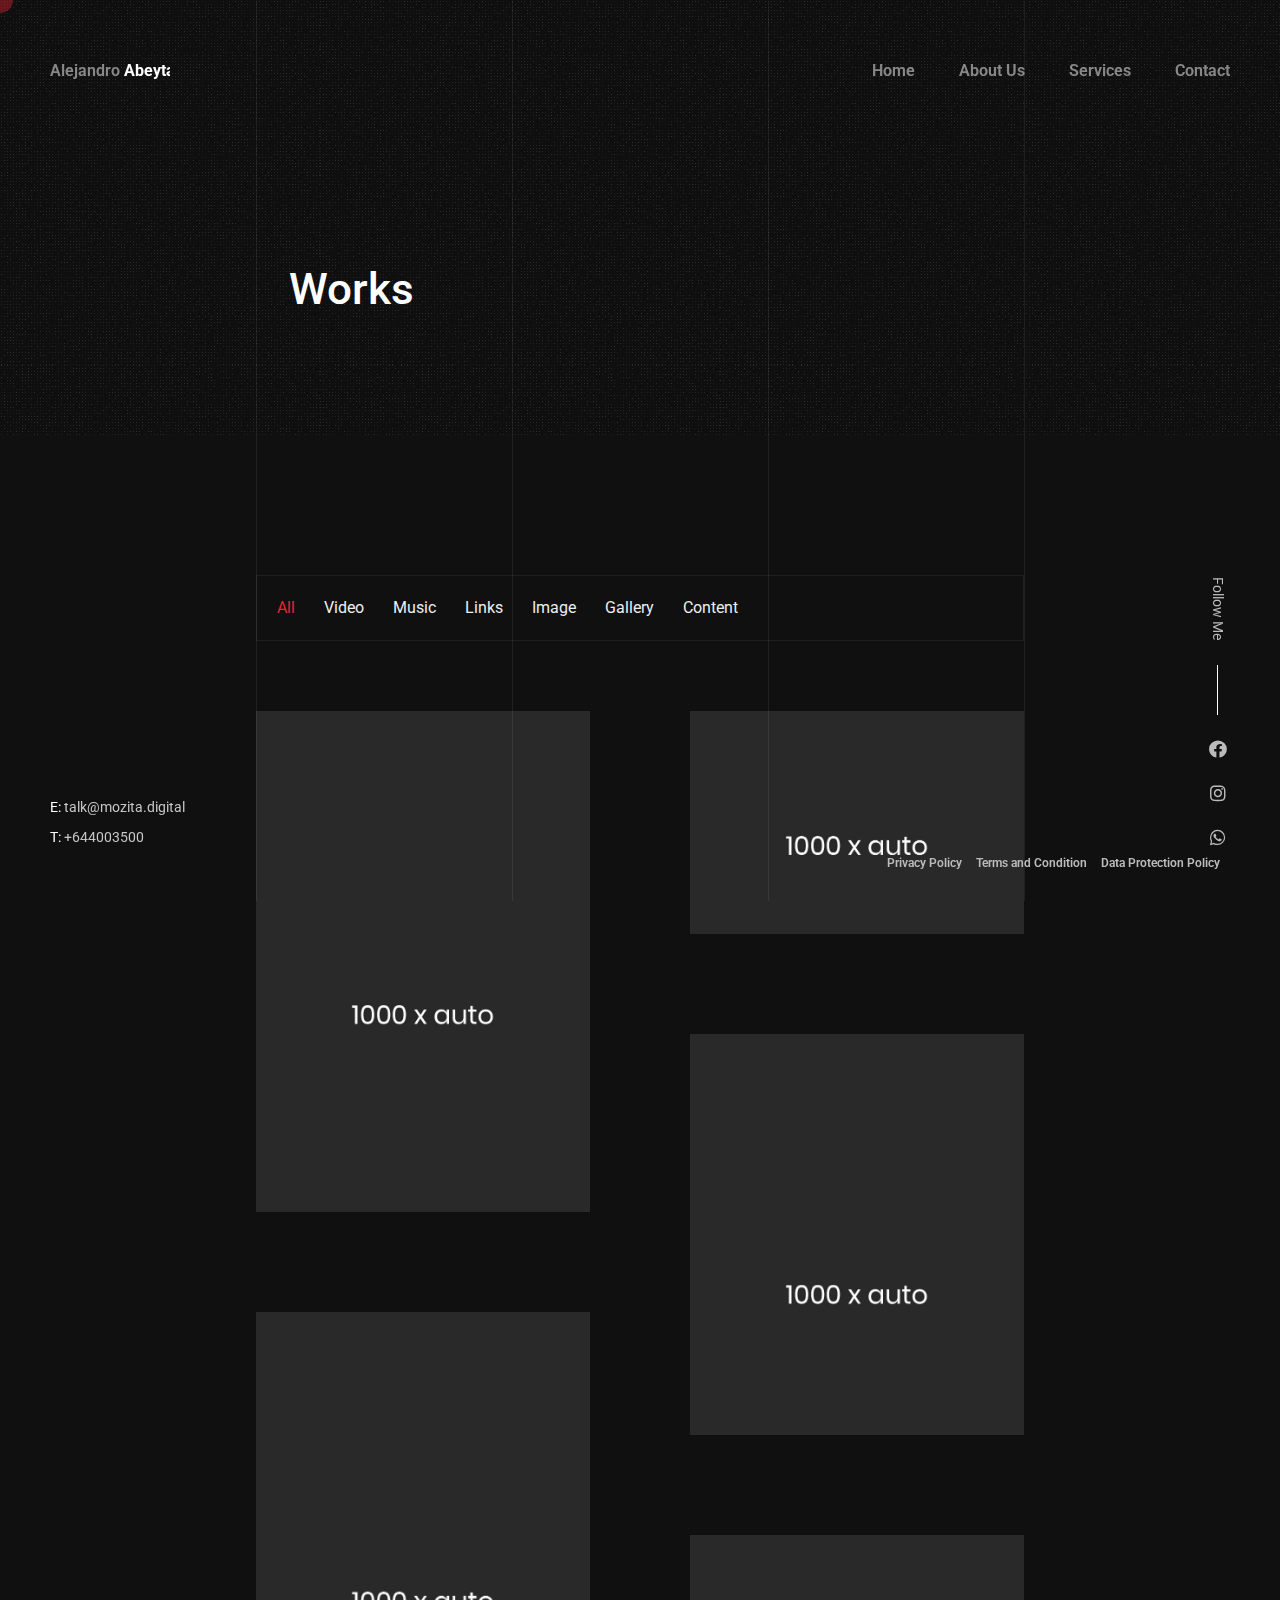
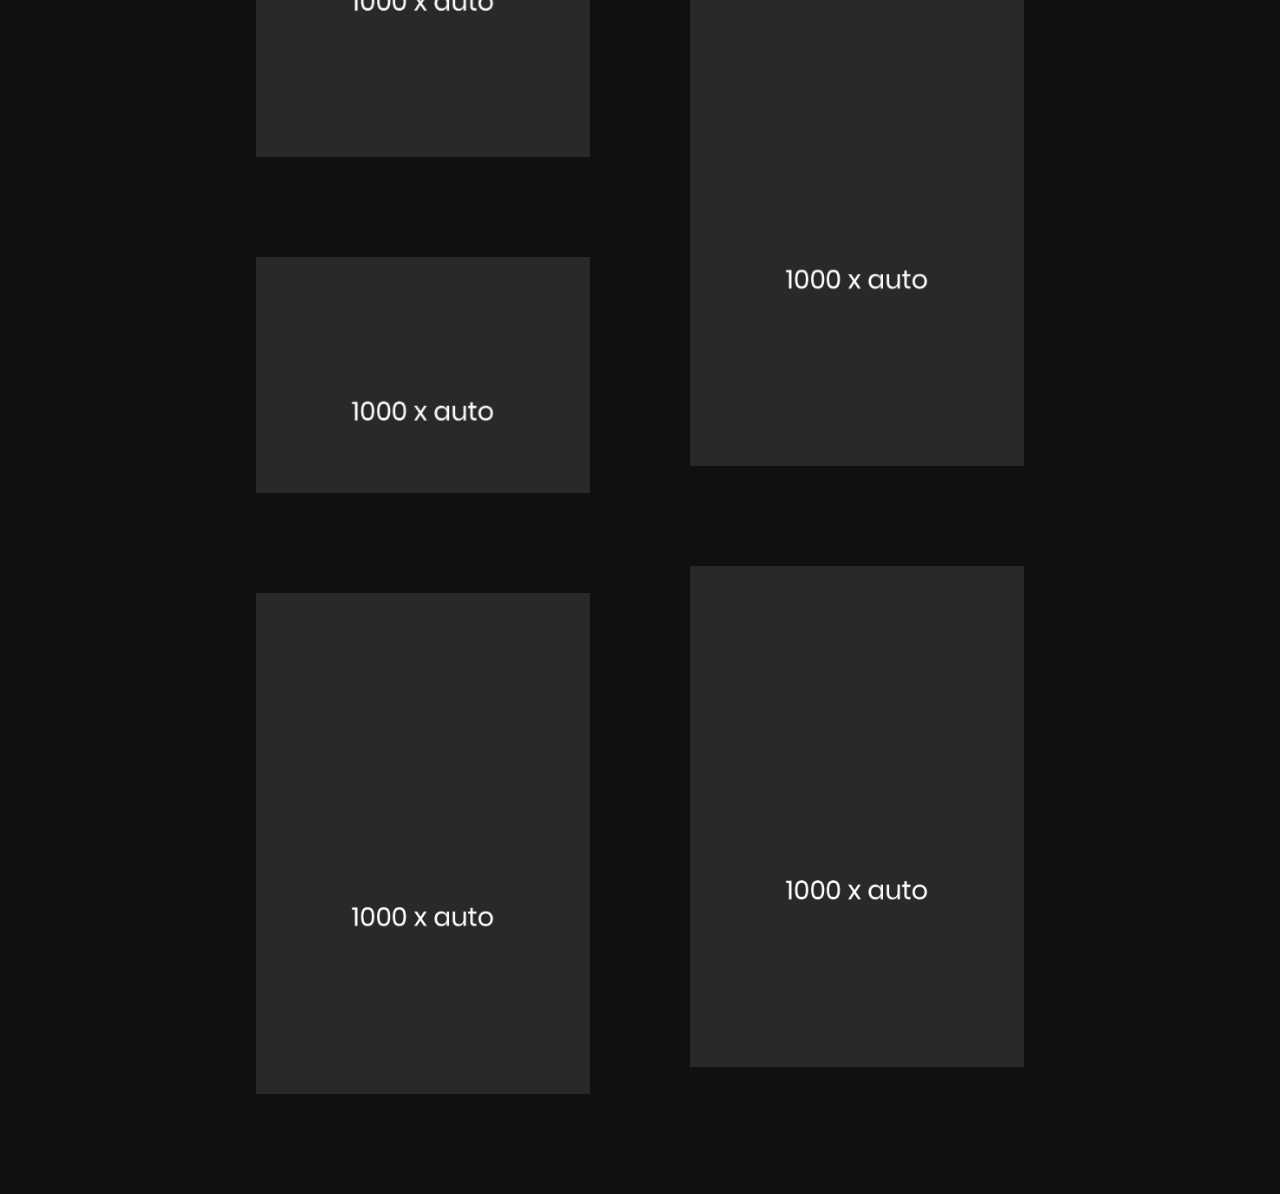
<file: folio_copy.html>
<!doctype html>
<html lang="en-US">
<head>

	<!-- Meta -->
	<meta charset="UTF-8">
	<meta name="viewport" content="width=device-width, initial-scale=1, maximum-scale=1" />
	<meta name="description" content="CV & Resume Template" />
	<meta name="keywords" content="vcard, resposnive, resume, personal, card, cv, cvio, portfolio" />
	<meta name="author" content="Mozita Digital" />

	<!-- Title -->
	<title>Mozita Digital</title>

	<!-- Fonts -->
	<link href="https://fonts.googleapis.com/css?family=Roboto:100,100i,300,300i,400,400i,500,500i,700,700i,900,900i&display=swap&subset=cyrillic" rel="stylesheet">

	<!-- Styles -->
	<link rel="stylesheet" href="css/basic.css" />
	<link rel="stylesheet" href="css/layout.css" />
	<link rel="stylesheet" href="css/magnific-popup.css" />
	<link rel="stylesheet" href="css/animate.css" />
	<link rel="stylesheet" href="css/jarallax.css" />
	<link rel="stylesheet" href="css/swiper.css" />
	<link rel="stylesheet" href="css/fontawesome.css" />
	<link rel="stylesheet" href="css/brands.css" />
	<link rel="stylesheet" href="css/solid.css" />

	<!-- Theme Colors
	<link rel="stylesheet" href="css/theme-colors/blue.css" />
	<link rel="stylesheet" href="css/theme-colors/green.css" />
	<link rel="stylesheet" href="css/theme-colors/orange.css" />
	<link rel="stylesheet" href="css/theme-colors/brown.css" />
	<link rel="stylesheet" href="css/theme-colors/purple.css" />
	<link rel="stylesheet" href="css/theme-colors/red.css" />
	<link rel="stylesheet" href="css/theme-colors/beige.css" />
	<link rel="stylesheet" href="css/theme-colors/green_light.css" />
	<link rel="stylesheet" href="css/theme-colors/yellow.css" />
	<link rel="stylesheet" href="css/theme-colors/yellow_light.css" />
	-->
		
	<!--[if lt IE 9]>
	<script src="http://css3-mediaqueries-js.googlecode.com/svn/trunk/css3-mediaqueries.js"></script>
	<script src="http://html5shim.googlecode.com/svn/trunk/html5.js"></script>
	<![endif]-->

	<link rel="shortcut icon" href="images/favicons/favicon.png">

</head>

<body>

	<!-- Preloader -->
	<div class="preloader">
		<div class="centrize full-width">
			<div class="vertical-center">
				<div class="spinner">
					<div class="double-bounce1"></div>
					<div class="double-bounce2"></div>
				</div>
			</div>
		</div>
	</div>
	
	<!-- Container -->
	<div class="container">

		<!-- Cursor -->
		<div class="cursor-follower"></div>
	
		<!-- Header -->
		<header class="header">
			<div class="head-top">

				<!-- menu button -->
				<a href="#" class="menu-btn"><span></span></a>

				<!-- logo -->
				<div class="logo hover-masks-logo">
					<a href="index.html">
						<span class="mask-lnk">Alejandro <strong>Abeyta</strong></span>
						<span class="mask-lnk mask-lnk-hover">Download <strong>CV</strong></span>
					</a>
				</div>
				
				<!-- top menu -->						
				<div class="top-menu hover-masks">
					<div class="top-menu-nav">	
						<div class="menu-topmenu-container">
							<ul class="menu">
								<li class="menu-item ">
									<a href="index.html">Home</a>
								</li>

								<li class="menu-item ">
									<a href="aboutus.html">About Us</a>
								</li>

								<li class="menu-item ">
									<a href="service.html">Services</a>	
								</li>

								<!-- <li class="menu-item ">
									<a href="folio.html">Workfolio</a>
								</li> -->
								
								<li class="menu-item ">
									<a href="contacts.html">Contact</a>
									
								</li>
							</ul>
						</div>
					</div>
				</div>


			</div>
		</header>
		
		<!-- Wrapper -->
		<div class="wrapper">	

			<!-- Section Started -->
			<div class="section started layout-creative" id="section-started">

				<!-- background -->
				<div class="video-bg">
					<div class="video-bg-mask"></div>
					<div class="video-bg-texture" id="grained_container"></div>
				</div>

				<!-- started content -->
				<div class="centrize full-width">
					<div class="vertical-center">
						<div class="started-content">
							<h1 class="h-title">Works</h1>
							<div class="h-subtitles">
								<div class="h-subtitle typing-subtitle" style="display: none;">
									<p>I code cool <strong>websites</strong></p>
									<p>I develop <strong>mobile apps</strong></p>
									<p>I love <strong>wordpress</strong></p>
								</div>
								<span class="typed-subtitle"></span>
							</div>
						</div>
					</div>
				</div>

				<!-- mosue button -->
				<a href="#" class="mouse_btn" style="display: none;"><span class="icon fas fa-chevron-down"></span></a>

			</div>

			<!-- Works -->
			<div class="section works" id="section-portfolio">
				<div class="content">
				
					<!-- portfolio filter -->
					<div class="filter-menu content-box">
						<div class="filters">
							<div class="btn-group">
								<label data-text="All" class="glitch-effect"><input type="radio" name="fl_radio" value=".box-item" />All</label>
							</div>
							<div class="btn-group">
								<label data-text="Video"><input type="radio" name="fl_radio" value=".f-video" />Video</label>
							</div>
							<div class="btn-group">
								<label data-text="Music"><input type="radio" name="fl_radio" value=".f-music" />Music</label>
							</div>
							<div class="btn-group">
								<label data-text="Links"><input type="radio" name="fl_radio" value=".f-links" />Links</label>
							</div>
							<div class="btn-group">
								<label data-text="Image"><input type="radio" name="fl_radio" value=".f-image" />Image</label>
							</div>
							<div class="btn-group">
								<label data-text="Gallery"><input type="radio" name="fl_radio" value=".f-gallery" />Gallery</label>
							</div>
							<div class="btn-group">
								<label data-text="Content"><input type="radio" name="fl_radio" value=".f-content" />Content</label>
							</div>
						</div>
					</div>
					
					<!-- portfolio items -->
					<div class="box-items portfolio-items">
						<div class="box-item f-gallery">
							<div class="image">
								<a href="#gallery-1" class="has-popup-gallery hover-animated">
									<img src="images/work1.jpg" class="wp-post-image" alt="" />
									<span class="info circle">
										<span class="centrize full-width">
											<span class="vertical-center">
												<span class="icon fas fa-images"></span>
												<span class="desc">
													<span class="category">Gallery</span>
													<span class="name">Shot in Iceland</span>
												</span>
											</span>
										</span>
									</span>
								</a>
								<div id="gallery-1" class="mfp-hide">
									<a href="images/work1.jpg"></a>
									<a href="images/work2.jpg"></a>
									<a href="images/work3.jpg"></a>
									<a href="images/work4.jpg"></a>
								</div>	
							</div>
						</div>

						<div class="box-item f-links"> <!-- add class "animate-to-page" if need animated transition to page and delete target="_blank" -->
							<div class="image">
								<a href="https://google.com/" class="has-popup-link hover-animated" target="_blank">
									<img src="images/work3.jpg" class="wp-post-image" alt="" />
									<span class="info circle">
										<span class="centrize full-width">
											<span class="vertical-center">
												<span class="icon fas fa-link"></span>
												<span class="desc">
													<span class="category">Links</span>
													<span class="name">Nike Red</span>
												</span>
											</span>
										</span>
									</span>
								</a>	
							</div>
						</div>

						<div class="box-item f-video">
							<div class="image">
								<a href="https://youtu.be/S4L8T2kFFck" class="has-popup-video hover-animated">
									<img src="images/work2.jpg" class="wp-post-image" alt="" />
									<span class="info circle">
										<span class="centrize full-width">
											<span class="vertical-center">
												<span class="icon fas fa-video"></span>
												<span class="desc">
													<span class="category">Video</span>
													<span class="name">Fertility of Some Plants</span>
												</span>
											</span>
										</span>
									</span>
								</a>
							</div>
						</div>

						<div class="box-item f-image">
							<div class="image">
								<a href="images/work4.jpg" class="has-popup-image hover-animated">
									<img src="images/work4.jpg" class="wp-post-image" alt="" />
									<span class="info circle">
										<span class="centrize full-width">
											<span class="vertical-center">
												<span class="icon fas fa-image"></span>
												<span class="desc">
													<span class="category">Image</span>
													<span class="name">Inspiration in Cap Haitian</span>
												</span>
											</span>
										</span>
									</span>
								</a>
							</div>
						</div>

						<div class="box-item f-image">
							<div class="image">
								<a href="images/work7.jpg" class="has-popup-image hover-animated">
									<img src="images/work7.jpg" class="wp-post-image" alt="" />
									<span class="info circle">
										<span class="centrize full-width">
											<span class="vertical-center">
												<span class="icon fas fa-image"></span>
												<span class="desc">
													<span class="category">Image</span>
													<span class="name">Water and Shore</span>
												</span>
											</span>
										</span>
									</span>
								</a>
							</div>
						</div>

						<div class="box-item f-music">
							<div class="image">
								<a href="https://w.soundcloud.com/player/?visual=true&#038;url=http%3A%2F%2Fapi.soundcloud.com%2Ftracks%2F221650664&#038;show_artwork=true" class="has-popup-music hover-animated">
									<img src="images/work6.jpg" class="wp-post-image" alt="" />
									<span class="info circle">
										<span class="centrize full-width">
											<span class="vertical-center">
												<span class="icon fas fa-music"></span>
												<span class="desc">
													<span class="category">Music</span>
													<span class="name">Dark Bike</span>
												</span>
											</span>
										</span>
									</span>
								</a>
							</div>
						</div>

						<div class="box-item f-gallery">
							<div class="image">
								<a href="#gallery-2" class="has-popup-gallery hover-animated">
									<img src="images/work5.jpg" class="wp-post-image" alt="" />
									<span class="info circle">
										<span class="centrize full-width">
											<span class="vertical-center">
												<span class="icon fas fa-images"></span>
												<span class="desc">
													<span class="category">Gallery</span>
													<span class="name">Undulating Space</span>
												</span>
											</span>
										</span>
									</span>
								</a>
								<div id="gallery-2" class="mfp-hide">
									<a href="images/work5.jpg"></a>
									<a href="images/work1.jpg"></a>
									<a href="images/work2.jpg"></a>
									<a href="images/work3.jpg"></a>
								</div>
							</div>
						</div>

						<div class="box-item f-content">
							<div class="image">
								<a href="#popup-1" class="has-popup-media hover-animated">
									<img src="images/work8.jpg" class="wp-post-image" alt="" />
									<span class="info circle">
										<span class="centrize full-width">
											<span class="vertical-center">
												<span class="icon fas fa-plus"></span>
												<span class="desc">
													<span class="category">Content</span>
													<span class="name">Curved Ceiling Ribs</span>
												</span>
											</span>
										</span>
									</span>
								</a>
							</div>
							<div id="popup-1" class="popup-box mfp-fade mfp-hide">
								<div class="content">
									<div class="image" style="background-image: url(images/work8.jpg);"></div>
									<div class="desc single-post-text">
										<div class="category">Content</div>
										<h4>Hand holding pyramid painting</h4>
										<p>
											Now there is more fashion. There is no so-called trends. Now chase after anything not necessary — nor for fashionable color nor the shape, nor for style. Think about the content that you want to invest in a created object, and only then will form. The thing is your spirit. A spirit unlike forms hard copy.
										</p>
										<ul>
											<li>Now there is more fashion. There is no so-called trends.</li>
											<li>Now chase after anything not necessary — nor for fashionable color nor the shape, nor for style.</li>
											<li>Think about the content that you want to invest in a created object, and only then will form.</li>
											<li>The thing is your spirit. A spirit unlike forms hard copy.</li>
										</ul>
										<p>
											Now there is more fashion. There is no so-called trends. Now chase after anything not necessary — nor for fashionable color nor the shape, nor for style. Think about the content that you want to invest in a created object, and only then will form. The thing is your spirit. A spirit unlike forms hard copy.
										</p>
										<a href="works_single_1.html" class="btn hover-animated">
											<span class="circle"></span>
											<span class="lnk">View Project</span>
										</a>
									</div>
								</div>
							</div>
						</div>

					</div>

					<div class="clear"></div>
				</div>
			</div>	

		</div>
		
		<!-- Footer -->
		<footer class="footer">
			<div class="copy">
				<p>E: <a href="mailto:talk@mozita.digital">talk@mozita.digital</a></p>
				<p>T: <a href="tel:+644003500">+644003500</a></p>
			</div>

			<div class="links">
				<a href="privacy-policy.html">Privacy Policy</a>
				<a href="terms.html">Terms and Condition</a>
				<!-- <a href="">Cookies</a> -->
				<a href="data-policy.html">Data Protection Policy</a>
				<!-- <a href="">Careers</a> -->
			</div>

			
			<div class="soc-box">
				<div class="follow-label">Follow Me</div>
				<div class="soc">
					<a target="_blank" href="https://www.facebook.com/mozitadigital/">
						<span class="icon fab fa-facebook"></span>
					</a>
					<a target="_blank" href="https://www.instagram.com/mozitadigital/">
						<span class="icon fab fa-instagram"></span>
					</a>
					<a target="_blank" href="https://whatsapp.com/">
						<span class="icon fab fa-whatsapp"></span>
					</a>
				</div>
			</div>
			<div class="clear"></div>
		</footer>

		<!-- Lines -->
		<div class="lines">
			<div class="line-col"></div>
			<div class="line-col"></div>
			<div class="line-col"></div>
			<div class="line-col"></div>
			<div class="line-col"></div>
		</div>
		
	</div>

	<!-- Scripts -->
	<script src="js/jquery.min.js"></script>
	<script src="js/jquery.validate.js"></script>
	<script src="js/magnific-popup.js"></script>
	<script src="js/simpleParallax.js"></script>
	<script src="js/typed.js"></script>
	<script src="js/jarallax.js"></script>
	<script src="js/jarallax-video.js"></script>
	<script src="js/jarallax-element.js"></script>
	<script src="js/imagesloaded.pkgd.js"></script>
	<script src="js/isotope.pkgd.js"></script>
	<script src="js/swiper.js"></script>
	<script src="js/grained.js"></script>
	<script src="js/scripts.js"></script>

</body>
</html>
</file>
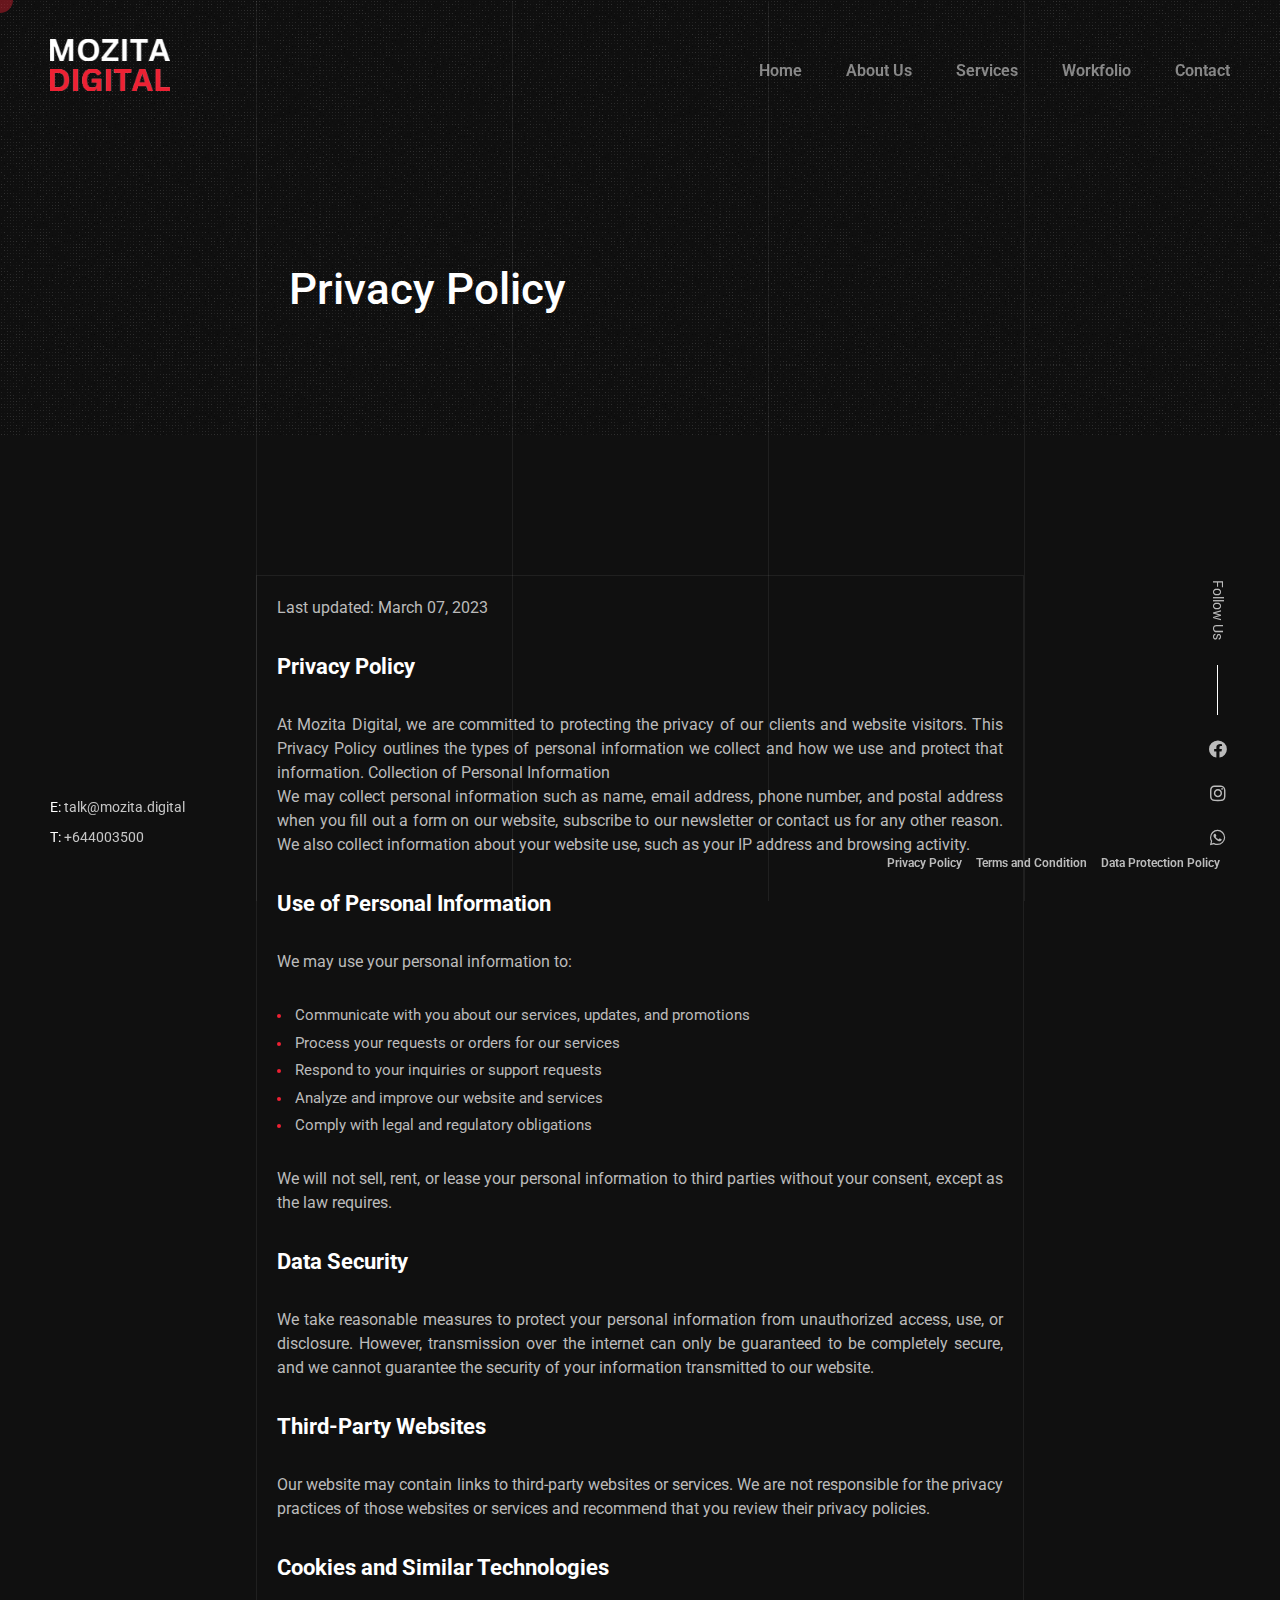
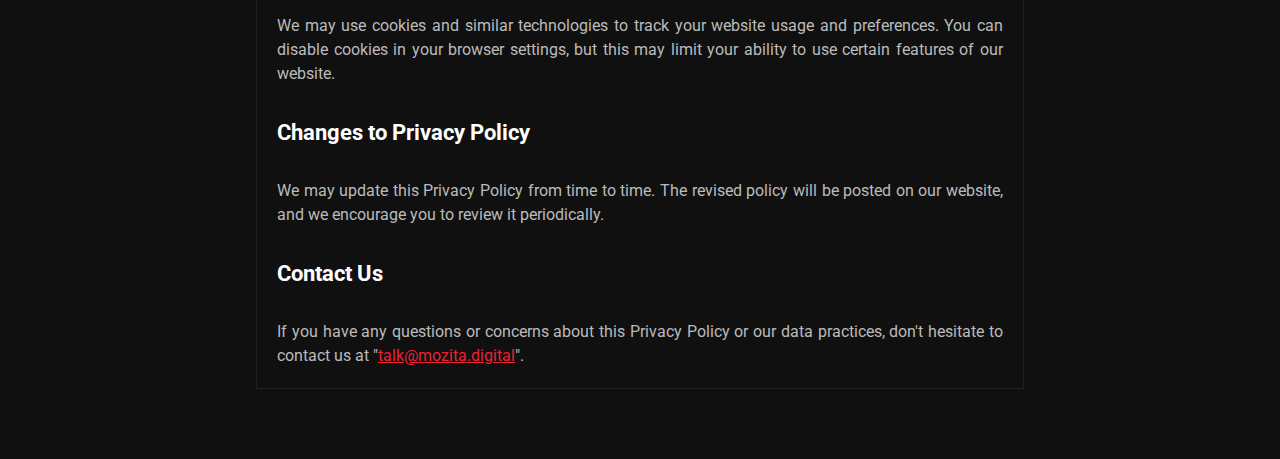
<file: privacy-policy.html>
<!doctype html>
<html lang="en-US">

<head>

    <!-- Meta -->
    <meta charset="UTF-8">
    <meta name="viewport" content="width=device-width, initial-scale=1, maximum-scale=1" />
    <meta name="description" content="CV & Resume Template" />
    <meta name="keywords" content="vcard, resposnive, resume, personal, card, cv, cvio, portfolio" />
    <meta name="author" content="Mozita Digital" />

    <!-- Title -->
    <title>Mozita Digital</title>

    <!-- Fonts -->
    <link
        href="https://fonts.googleapis.com/css?family=Roboto:100,100i,300,300i,400,400i,500,500i,700,700i,900,900i&display=swap&subset=cyrillic"
        rel="stylesheet">

    <!-- Styles -->
    <link rel="stylesheet" href="css/basic.css" />
    <link rel="stylesheet" href="css/layout.css" />
    <link rel="stylesheet" href="css/magnific-popup.css" />
    <link rel="stylesheet" href="css/animate.css" />
    <link rel="stylesheet" href="css/jarallax.css" />
    <link rel="stylesheet" href="css/swiper.css" />
    <link rel="stylesheet" href="css/fontawesome.css" />
    <link rel="stylesheet" href="css/brands.css" />
    <link rel="stylesheet" href="css/solid.css" />
    <!-- Custom Styles -->
    <link rel="stylesheet" href="css/style.css" />

    <!-- Theme Colors
	<link rel="stylesheet" href="css/theme-colors/blue.css" />
	<link rel="stylesheet" href="css/theme-colors/green.css" />
	<link rel="stylesheet" href="css/theme-colors/orange.css" />
	<link rel="stylesheet" href="css/theme-colors/brown.css" />
	<link rel="stylesheet" href="css/theme-colors/purple.css" />
	<link rel="stylesheet" href="css/theme-colors/red.css" />
	<link rel="stylesheet" href="css/theme-colors/beige.css" />
	<link rel="stylesheet" href="css/theme-colors/green_light.css" />
	<link rel="stylesheet" href="css/theme-colors/yellow.css" />
	<link rel="stylesheet" href="css/theme-colors/yellow_light.css" />
	-->

    <!--[if lt IE 9]>
	<script src="http://css3-mediaqueries-js.googlecode.com/svn/trunk/css3-mediaqueries.js"></script>
	<script src="http://html5shim.googlecode.com/svn/trunk/html5.js"></script>
	<![endif]-->

    <link rel="shortcut icon" href="images/favicons/favicon.png">

</head>

<body>

    <!-- Preloader -->
    <div class="preloader">
        <div class="centrize full-width">
            <div class="vertical-center">
                <div class="spinner">
                    <div class="double-bounce1"></div>
                    <div class="double-bounce2"></div>
                </div>
            </div>
        </div>
    </div>

    <!-- Container -->
    <div class="container">

        <!-- Cursor -->
        <div class="cursor-follower"></div>

        <!-- Header -->
        <header class="header">
            <div class="head-top">

                <!-- menu button -->
                <a href="#" class="menu-btn"><span></span></a>

                <!-- logo -->
                <div class="logo hover-masks-logo">
                    <a href="index.html">
                        <div class="log_img1">
                            <span class="sp_left1"><img src="images/logo1.png" alt=""></span>
                            <span class="sp_left2"><img src="images/logo1.png" alt=""></span>
                        </div>
                        <div class="log_img2">
                            <span class="sp_right1"><img src="images/logo2.png" alt=""></span>
                            <span class="sp_right2"><img src="images/logo2.png" alt=""></span>
                        </div>
                        <!-- <span class="mask-lnk">Alejandro <strong>Abeyta</strong></span>
						<span class="mask-lnk mask-lnk-hover">Download <strong>CV</strong></span> -->
                    </a>
                </div>

                <!-- top menu -->
                <div class="top-menu hover-masks">
                    <div class="top-menu-nav">
                        <div class="menu-topmenu-container">
                            <ul class="menu">
                                <li class="menu-item ">
                                    <a href="index.html">Home</a>
                                </li>

                                <li class="menu-item ">
                                    <a href="aboutus.html">About Us</a>
                                </li>

                                <li class="menu-item ">
                                    <a href="service.html">Services</a>
                                </li>

                                <li class="menu-item ">
                                    <a href="folio.html">Workfolio</a>
                                </li>

                                <li class="menu-item ">
                                    <a href="contacts.html">Contact</a>

                                </li>
                            </ul>
                        </div>
                    </div>
                </div>


            </div>
        </header>

        <!-- Wrapper -->
        <div class="wrapper">

            <!-- Section Started -->
            <div class="section started layout-creative" id="section-started">

                <!-- background -->
                <div class="video-bg">
                    <div class="video-bg-mask"></div>
                    <div class="video-bg-texture" id="grained_container"></div>
                </div>

                <!-- started content -->
                <div class="centrize full-width">
                    <div class="vertical-center">
                        <div class="started-content">
                            <h1 class="h-title">Privacy Policy</h1>
                            <div class="h-subtitles">
                                <div class="h-subtitle typing-bread">
                                    <p class="breadcrumbs">
                                        <a href="index.html">Home</a> / Privacy Policy
                                    </p>
                                </div>
                                <span class="typed-bread"></span>
                            </div>
                        </div>
                    </div>
                </div>
                <!-- mosue button -->
                <a href="#" class="mouse_btn" style="display: none;"><span class="icon fas fa-chevron-down"></span></a>
            </div>

            <!-- Section About -->
            <!-- <div class="section about3" id="section-about3">
                <div class="content content-box content-about">

                    <div class="image-aboutus">
                        <img src="images/man2.jpg" alt="" />
                    </div>

                    <div class="desc-about">
                        <p>Mozita Group of companies Based in New Zealand Christchurchsuburb. Mozita provides a wide
                            range of services to thecommunity and Rapidly expands into other industries. Hence
                            itrequired adapting to emerging technologies and trends toadvance in the modern world.</p>
                        <p>The New Zealand IT sector consists of a massive void in specificindustries. Mozita will
                            fulfill that void by expanding its existingservices previously offered worldwide. Now it's
                            going to grow inNew Zealand & Australia.</p>
                        <p>In the future, we hope everyone will possess the technology we
                            have today and enrich their business and lifeStyle.</p>
                        <div class="info-list">
                            <ul>
                                <li><strong>Business name:</strong> Mozita Digital</li>
                                <li><strong>Mother group:</strong> Mozita Group New Zealand Limited.</li>
                                <li><strong>Established date:</strong> 2019, august 9</li>
                                <li><strong>Phone and fax numbers:</strong> +644003500</li>
                                <li><strong>Website URL:</strong> https://mozita.digital</li>
                                <li><strong>Email address:</strong> talk@mozita.digital</li>
                            </ul>
                        </div>
                        <div class="bts">
                            <a href="#" class="btn hover-animated">
                                <span class="circle"></span>
                                <span class="lnk">More Info</span>
                            </a>
                        </div>
                    </div>

                    <div class="clear"></div>
                </div>
            </div> -->

            <!-- Section Service -->
            <!-- <div class="section service" id="section-services">
                <div class="content">

                    <div class="title">
                        <div class="title_inner">Services</div>
                    </div>

                    <div class="service-items">
                        <div class="service-col">
                            <div class="service-item content-box">
                                <div class="icon"><span class="fas fa-code"></span></div>
                                <div class="name">Web Design & Development.</div>
                                <div class="text">Understand the value of Digital footprint for a business organisation;
                                    henceMozita Digital offer web design and development services to clientele
                                    beyondtheir expectations.</div>
                            </div>
                        </div>

                        <div class="service-col">
                            <div class="service-item content-box">
                                <div class="icon"><span class="fas fa-music"></span></div>
                                <div class="name">E-commerce Web development</div>
                                <div class="text">"Sell anything from anywhere ", unlocking the full potential of the
                                    digital world.Your business or organisation can start running a fully loaded
                                    marketplace atyour fingertips. With secure transaction management, let a
                                    hassle-freeshopping experience for your customers.</div>
                            </div>
                        </div>

                        <div class="service-col">
                            <div class="service-item content-box">
                                <div class="icon"><span class="fas fa-ad"></span></div>
                                <div class="name">Software Solutions & Mobile AppDevelopment</div>
                                <div class="text">Mozita Digital offers user-centered, client-focused and
                                    business-orientedbespoke software solutions & Apps. The software range will start
                                    fromdesktop solutions, distributed solutions, cloud or web based solutions,
                                    andMobile applications.</div>
                            </div>
                        </div>

                        <div class="service-col">
                            <div class="service-item content-box">
                                <div class="icon"><span class="fas fa-gamepad"></span></div>
                                <div class="name">Game Development</div>
                                <div class="text">Developing memorable and unique mobile android, ios and video games.
                                </div>
                            </div>
                        </div>

                        <div class="service-col">
                            <div class="service-item content-box">
                                <div class="icon"><span class="fas fa-camera"></span></div>
                                <div class="name">Photography</div>
                                <div class="text">Our in-house photography services team made up of professional
                                    photographers.</div>
                            </div>
                        </div>

                        <div class="service-col">
                            <div class="service-item content-box">
                                <div class="icon"><span class="fas fa-mobile-alt"></span></div>
                                <div class="name">Multimedia Design and Content writing.</div>
                                <div class="text">Starting from Simple Logo design to building a brand strategy and
                                    capturingand showcasing products or services in the digital age is an art.Creativity
                                    flows in the design; our designer will guarantee it.Good first impressions of your
                                    customers are good for business. Ourexperienced content writers are well trained and
                                    skilled enough to showcasethat to your customer segment.</div>
                            </div>
                        </div>

                    </div>

                    <div class="clear"></div>
                </div>
            </div> -->

            <!-- Section Pricing -->
            <!-- <div class="section pricing" id="section-pricing">
                <div class="content">

                    <div class="title">
                        <div class="title_inner">Pricing Table</div>
                    </div>

                    <div class="pricing-items">
                        <div class="pricing-col">
                            <div class="pricing-item content-box">
                                <div class="icon">
                                    <span class="fas fa-star"></span>
                                </div>
                                <div class="name">Basic</div>
                                <div class="amount">
                                    <span class="number">
                                        <span class="dollar">$</span>
                                        <span>39</span>
                                        <span class="period">hour</span>
                                    </span>
                                </div>
                                <div class="feature-list">
                                    <ul>
                                        <li>Web Development</li>
                                        <li>Advetising</li>
                                        <li>Game Development</li>
                                        <li class="disable">Music Writing</li>
                                        <li class="disable">Photography</li>
                                    </ul>
                                </div>
                                <div class="bts">
                                    <a href="#" class="btn hover-animated">
                                        <span class="circle"></span>
                                        <span class="lnk">Buy Now</span>
                                    </a>
                                </div>
                            </div>
                        </div>

                        <div class="pricing-col">
                            <div class="pricing-item content-box">
                                <div class="icon">
                                    <span class="fas fa-rocket"></span>
                                </div>
                                <div class="name">Premium</div>
                                <div class="amount">
                                    <span class="number">
                                        <span class="dollar">$</span>
                                        <span>59</span>
                                        <span class="period">hour</span>
                                    </span>
                                </div>
                                <div class="feature-list">
                                    <ul>
                                        <li>Web Development</li>
                                        <li>Advetising</li>
                                        <li>Game Development</li>
                                        <li>Music Writing</li>
                                        <li>Photography <strong>new</strong></li>
                                    </ul>
                                </div>
                                <div class="bts">
                                    <a href="#" class="btn hover-animated">
                                        <span class="circle"></span>
                                        <span class="lnk">Buy Now</span>
                                    </a>
                                </div>
                            </div>
                        </div>
                    </div>
                </div>
            </div> -->

            <!-- Section Resume -->
            <!-- <div class="section resume" id="section-history">
                <div class="content">
                    <div class="cols">

                        <div class="col col-md">

                            <div class="title">
                                <div class="title_inner">Mission</div>
                            </div>

                            <div class="resume-items">

                                <div class="resume-item content-box active content-about">
                                    <div class="date">2013 - Present</div>
                                    <div class="name">Art Director - Facebook Inc.</div>
                                    <div class="text"><span><i class="fa-solid fa-diamond"></i></span>Collaborate with
                                        creative and development teams on the execution of ideas.</div><br>
                                    <div class="text">Solutions building with a creative mind</div><br>
                                    <div class="text"> Not only creative thinking also aligns logical reasoning with
                                        structured data-driven techniques.
                                    </div>
                                </div>

                                <div class="resume-item content-box">
                                    <div class="date">2011 - 2012</div>
                                    <div class="name">Front-End Developer - Google Inc.</div>
                                    <div class="text">Monitored technical aspects of the front-end delivery for
                                        projects.</div>
                                </div>

                                <div class="resume-item content-box">
                                    <div class="date">2009 - 2010</div>
                                    <div class="name">Senior Developer - ABC Inc.</div>
                                    <div class="text">Optimize your website and apps performance using latest
                                        technology.</div>
                                </div>

                            </div>

                        </div>

                        <div class="col col-md">

                            <div class="title">
                                <div class="title_inner">Vission</div>
                            </div>

                            <div class="resume-items">

                                <div class="resume-item content-box content-about">

                                    <div class="date">2006 - 2008</div>
                                    <div class="name">Art University - New York</div>
                                    <div class="text vission">Be the premium digital service & products facilitator in
                                        the
                                        region wisely. We are creating Seamless integration and
                                        Hassle free digital solution experience for consumers.</div>
                                </div>

                                <div class="resume-item content-box">
                                    <div class="date">2005 - 2006</div>
                                    <div class="name">Programming Course - Paris</div>
                                    <div class="text">Coursework - Git, WordPress, Javascript, iOS, Android, CSS, and
                                        JavaScript.</div>
                                </div>

                                <div class="resume-item content-box">
                                    <div class="date">2004 - 2005</div>
                                    <div class="name">Web Design Course - London</div>
                                    <div class="text">Converted Photoshop layouts to web pages using HTML, CSS, and
                                        JavaScript.</div>
                                </div>

                            </div>
                        </div>

                    </div>
                </div>
            </div> -->

            <!-- Section Design Skills -->
            <!-- <div class="section skills" id="section-skills">
                <div class="content">

                    <div class="title">
                        <div class="title_inner">Design Skills</div>
                    </div>

                    <div class="skills percent content-box">
                        <ul>
                            <li>
                                <div class="name">Web Design</div>
                                <div class="progress ">
                                    <div class="percentage" style="width: 90%;">
                                        <span class="percent">90%</span>
                                    </div>
                                </div>
                            </li>
                            <li>
                                <div class="name">Illustrations</div>
                                <div class="progress ">
                                    <div class="percentage" style="width: 70%;">
                                        <span class="percent">70%</span>
                                    </div>
                                </div>
                            </li>
                            <li>
                                <div class="name">Photoshop</div>
                                <div class="progress ">
                                    <div class="percentage" style="width: 95%;">
                                        <span class="percent">95%</span>
                                    </div>
                                </div>
                            </li>
                            <li>
                                <div class="name">Graphic Design</div>
                                <div class="progress ">
                                    <div class="percentage" style="width: 85%;">
                                        <span class="percent">85%</span>
                                    </div>
                                </div>
                            </li>
                        </ul>
                    </div>

                </div>
            </div> -->

            <!-- Section Languages Skills -->
            <!-- <div class="section skills" id="section-skills-lang">
                <div class="content">

                    <div class="title">
                        <div class="title_inner">Languages Skills</div>
                    </div>

                    <div class="skills dotted content-box">
                        <ul>
                            <li>
                                <div class="name">English</div>
                                <div class="progress">
                                    <div class="percentage" style="width: 90%;">
                                        <span class="percent">90%</span>
                                    </div>
                                </div>
                            </li>
                            <li>
                                <div class="name">German</div>
                                <div class="progress">
                                    <div class="percentage" style="width: 70%;">
                                        <span class="percent">70%</span>
                                    </div>
                                </div>
                            </li>
                            <li>
                                <div class="name">Italian</div>
                                <div class="progress">
                                    <div class="percentage" style="width: 55%;">
                                        <span class="percent">55%</span>
                                    </div>
                                </div>
                            </li>
                            <li>
                                <div class="name">French</div>
                                <div class="progress">
                                    <div class="percentage" style="width: 85%;">
                                        <span class="percent">85%</span>
                                    </div>
                                </div>
                            </li>
                        </ul>
                    </div>
                </div>

            </div> -->

            <!-- Section Coding Skills -->
            <!-- <div class="section skills" id="section-skills-code">
                <div class="content">

                    <div class="title">
                        <div class="title_inner">Coding Skills</div>
                    </div>

                    <div class="skills circles content-box">
                        <ul>
                            <li>
                                <div class="name">WordPress</div>
                                p90 = 90% circle fill color
                                <div class="progress p90">
                                    <div class="percentage">
                                        <span class="percent">90%</span>
                                    </div>
                                    <span>90%</span>
                                </div>
                            </li>
                            <li>
                                <div class="name">PHP / MYSQL</div>
                                p75 = 75% circle fill color
                                <div class="progress p75">
                                    <div class="percentage">
                                        <span class="percent">75%</span>
                                    </div>
                                    <span>75%</span>
                                </div>
                            </li>
                            <li>
                                <div class="name">Angular / JavaScript</div>
                                p85 = 85% circle fill color
                                <div class="progress p85">
                                    <div class="percentage">
                                        <span class="percent">85%</span>
                                    </div>
                                    <span>85%</span>
                                </div>
                            </li>
                            <li>
                                <div class="name">HTML / CSS</div>
                                p95 = 95% circle fill color
                                <div class="progress p95">
                                    <div class="percentage">
                                        <span class="percent">95%</span>
                                    </div>
                                    <span>95%</span>
                                </div>
                            </li>
                        </ul>
                    </div>

                </div>
            </div> -->

            <!-- Section Knowladge Skills -->
            <!-- <div class="section skills" id="section-skills-know">
                <div class="content">

                    <div class="title">
                        <div class="title_inner3">Service Descriptions</div>
                    </div>

                    <div class="skills list content-box content-about">
                        <ul>
                            <li>
                                <div class="name">Software Solutions</div>
                            </li>
                            <li>
                                <div class="name">Web Development</div>
                            </li>
                            <li>
                                <div class="name">Mobile App Developments</div>
                            </li>
                            <li>
                                <div class="name">SEO Optimisation</div>
                            </li>
                            <li>
                                <div class="name">Social Media and Digital Marketing</div>
                            </li>
                            <li>
                                <div class="name">Multimedia Design</div>
                            </li>
                            <li>
                                <div class="name">Product Photography and Videography</div>
                            </li>
                            <li>
                                <div class="name">Content writing</div>
                            </li>
                        </ul>
                    </div>

                </div>
            </div> -->

            <!-- Section Interests -->
            <!-- <div class="section service" id="section-interests">
                <div class="content">

                    <div class="title">
                        <div class="title_inner">Interests</div>
                    </div>

                    <div class="service-items">

                        <div class="service-col">
                            <div class="service-item content-box">
                                <div class="icon"><span class="fas fa-baseball-ball"></span></div>
                                <div class="name">Basketball</div>
                                <div class="text">Lorem ipsum dolor sit amet, consectetur adipiscing elit.</div>
                            </div>
                        </div>

                        <div class="service-col">
                            <div class="service-item content-box">
                                <div class="icon"><span class="fas fa-campground"></span></div>
                                <div class="name">Camping</div>
                                <div class="text">Lorem ipsum dolor sit amet, consectetur adipiscing elit.</div>
                            </div>
                        </div>

                        <div class="service-col">
                            <div class="service-item content-box">
                                <div class="icon"><span class="fas fa-chess-knight"></span></div>
                                <div class="name">Chess</div>
                                <div class="text">Lorem ipsum dolor sit amet, consectetur adipiscing elit.</div>
                            </div>
                        </div>

                        <div class="service-col">
                            <div class="service-item content-box">
                                <div class="icon"><span class="fas fa-headphones"></span></div>
                                <div class="name">Music</div>
                                <div class="text">Lorem ipsum dolor sit amet, consectetur adipiscing elit.</div>
                            </div>
                        </div>

                    </div>

                    <div class="clear"></div>
                </div>
            </div> -->

            <!-- Section Team -->
            <!-- <div class="section team" id="section-team">
                <div class="content">

                    <div class="title">
                        <div class="title_inner">Our Team</div>
                    </div>

                    <div class="team-items">

                        <div class="team-col">
                            <div class="team-item content-box">
                                <div class="image">
                                    <img src="images/team1.jpg" alt="" />
                                </div>
                                <div class="desc">
                                    <div class="name">Alejandro Abeyta</div>
                                    <div class="category">Web Developer</div>
                                    <div class="soc">
                                        <a target="_blank" href="https://www.facebook.com/mozitadigital/">
                                            <span class="icon fab fa-facebook"></span>
                                        </a>
                                        <a target="_blank" href="https://www.instagram.com/mozitadigital/">
                                            <span class="icon fab fa-instagram"></span>
                                        </a>
                                        <a target="_blank" href="https://dribbble.com/">
                                            <span class="icon fab fa-dribbble"></span>
                                        </a>
                                    </div>
                                </div>
                            </div>
                        </div>

                        <div class="team-col">
                            <div class="team-item content-box">
                                <div class="image">
                                    <img src="images/team2.jpg" alt="" />
                                </div>
                                <div class="desc">
                                    <div class="name">Peter Green</div>
                                    <div class="category">Back-end Developer</div>
                                    <div class="soc">
                                        <a target="_blank" href="https://www.facebook.com/mozitadigital/">
                                            <span class="icon fab fa-facebook"></span>
                                        </a>
                                        <a target="_blank" href="https://www.instagram.com/mozitadigital/">
                                            <span class="icon fab fa-instagram"></span>
                                        </a>
                                        <a target="_blank" href="https://dribbble.com/">
                                            <span class="icon fab fa-dribbble"></span>
                                        </a>
                                    </div>
                                </div>
                            </div>
                        </div>

                    </div>

                </div>
            </div> -->

            <!-- Section Testimonials -->
            <!-- <div class="section testimonials" id="section-testimonials">
                <div class="content">

                    <div class="title">
                        <div class="title_inner">Testimonials</div>
                    </div>

                    <div class="reviews-carousel">
                        <div class="swiper-container">
                            <div class="swiper-wrapper">

                                <div class="swiper-slide">
                                    <div class="reviews-item content-box">
                                        <div class="image">
                                            <img src="images/rev1.jpg" alt="">
                                        </div>
                                        <div class="info">
                                            <div class="name">Helen Floyd</div>
                                            <div class="company">Art Director</div>
                                        </div>
                                        <div class="text">
                                            Lorem ipsum dolor sit amet, consectetur adipiscing elit. Lorem ipsum dolor
                                            sit amet, consectetur adipiscing elit.
                                        </div>
                                    </div>
                                </div>

                                <div class="swiper-slide">
                                    <div class="reviews-item content-box">
                                        <div class="image">
                                            <img src="images/rev1.jpg" alt="">
                                        </div>
                                        <div class="info">
                                            <div class="name">Helen Floyd</div>
                                            <div class="company">Art Director</div>
                                        </div>
                                        <div class="text">
                                            Lorem ipsum dolor sit amet, consectetur adipiscing elit. Lorem ipsum dolor
                                            sit amet, consectetur adipiscing elit.
                                        </div>
                                    </div>
                                </div>

                            </div>
                        </div>

                        <div class="swiper-nav">
                            <a class="prev swiper-button-prev fas fa-long-arrow-alt-left"></a>
                            <a class="next swiper-button-next fas fa-long-arrow-alt-right"></a>
                        </div>

                    </div>

                </div>
            </div> -->

            <!-- Section Clients -->
            <!-- <div class="section clients" id="section-clients">
                <div class="content">

                    <div class="title">
                        <div class="title_inner">Clients</div>
                    </div>

                    <div class="content-box">
                        <div class="clients-items">

                            <div class="clients-col">
                                <div class="clients-item">
                                    <a target="_blank" href="#">
                                        <img src="images/client1.png" alt="" />
                                    </a>
                                </div>
                            </div>

                            <div class="clients-col">
                                <div class="clients-item">
                                    <a target="_blank" href="#">
                                        <img src="images/client3.png" alt="" />
                                    </a>
                                </div>
                            </div>

                            <div class="clients-col">
                                <div class="clients-item">
                                    <a target="_blank" href="#">
                                        <img src="images/client2.png" alt="" />
                                    </a>
                                </div>
                            </div>

                            <div class="clients-col">
                                <div class="clients-item">
                                    <a target="_blank" href="#">
                                        <img src="images/client4.png" alt="" />
                                    </a>
                                </div>
                            </div>

                        </div>
                    </div>

                    <div class="clear"></div>
                </div>
            </div> -->

            <!-- Section Custom Text -->
            <div class="section custom-text" id="section-custom-text">
                <div class="content">

                    <!-- <div class="title">
                        <div class="title_inner">Custom Text</div>
                    </div> -->

                    <div class="content-box">
                        <div class="single-post-text policy">
                            <p>Last updated: March 07, 2023</p>
                            <h4>Privacy Policy
                            </h4>
                            <p>At Mozita Digital, we are committed to protecting the privacy of our clients and website
                                visitors. This Privacy Policy outlines the types of personal information we collect and
                                how we use and protect that information.
                                Collection of Personal Information <br>
                                We may collect personal information such as name, email address, phone number, and
                                postal address when you fill out a form on our website, subscribe to our newsletter or
                                contact us for any other reason. We also collect information about your website use,
                                such as your IP address and browsing activity.

                            </p>
                            <h4>Use of Personal Information</h4>
                            <p>We may use your personal information to:</p>
                            <ul>
                                <li>Communicate with you about our services, updates, and promotions
                                </li>
                                <li>Process your requests or orders for our services
                                </li>
                                <li>Respond to your inquiries or support requests</li>
                                <li>Analyze and improve our website and services
                                </li>
                                <li>Comply with legal and regulatory obligations</li>
                            </ul>
                            <p>We will not sell, rent, or lease your personal information to third parties without your consent, except as the law requires.
                            </p>
                            <h4>Data Security
                            </h4>
                            <p>We take reasonable measures to protect your personal information from unauthorized access, use, or disclosure. However, transmission over the internet can only be guaranteed to be completely secure, and we cannot guarantee the security of your information transmitted to our website.</p>
                            <h4>Third-Party Websites
                            </h4>
                            <p>Our website may contain links to third-party websites or services. We are not responsible for the privacy practices of those websites or services and recommend that you review their privacy policies.
                            </p>
                            <h4>Cookies and Similar Technologies
                            </h4>
                            <p>We may use cookies and similar technologies to track your website usage and preferences. You can disable cookies in your browser settings, but this may limit your ability to use certain features of our website.
                            </p>
                            <h4>Changes to Privacy Policy
                            </h4>
                            <p>We may update this Privacy Policy from time to time. The revised policy will be posted on our website, and we encourage you to review it periodically.</p>
                            <h4>Contact Us
                            </h4>
                            <p>If you have any questions or concerns about this Privacy Policy or our data practices, don't hesitate to contact us at "<a target="_blank" href="mailto:talk@mozita.digital">talk@mozita.digital</a>".</p>
                        </div>
                    </div>
                    <div class="clear"></div>
                </div>
            </div>

        </div>

        <!-- Footer -->
        <footer class="footer">
            <div class="copy">
                <p>E: <a href="mailto:talk@mozita.digital">talk@mozita.digital</a></p>
                <p>T: <a href="tel:+644003500">+644003500</a></p>
            </div>

            <div class="links">
                <a href="privacy-policy.html">Privacy Policy</a>
                <a href="terms.html">Terms and Condition</a>
                <!-- <a href="">Cookies</a> -->
                <a href="data-policy.html">Data Protection Policy</a>
                <!-- <a href="">Careers</a> -->
            </div>

            <div class="soc-box">
                <div class="follow-label">Follow Us</div>
                <div class="soc">
                    <a target="_blank" href="https://www.facebook.com/mozitadigital/">
                        <span class="icon fab fa-facebook"></span>
                    </a>
                    <a target="_blank" href="https://www.instagram.com/mozitadigital/">
                        <span class="icon fab fa-instagram"></span>
                    </a>
                    <a target="_blank" href="https://whatsapp.com/">
                        <span class="icon fab fa-whatsapp"></span>
                    </a>
                </div>
            </div>
            <div class="clear"></div>
        </footer>

        <!-- Lines -->
        <div class="lines">
            <div class="line-col"></div>
            <div class="line-col"></div>
            <div class="line-col"></div>
            <div class="line-col"></div>
            <div class="line-col"></div>
        </div>

    </div>

    <!-- Scripts -->
    <script src="js/jquery.min.js"></script>
    <script src="js/jquery.validate.js"></script>
    <script src="js/magnific-popup.js"></script>
    <script src="js/simpleParallax.js"></script>
    <script src="js/typed.js"></script>
    <script src="js/jarallax.js"></script>
    <script src="js/jarallax-video.js"></script>
    <script src="js/jarallax-element.js"></script>
    <script src="js/imagesloaded.pkgd.js"></script>
    <script src="js/isotope.pkgd.js"></script>
    <script src="js/swiper.js"></script>
    <script src="js/grained.js"></script>
    <script src="js/scripts.js"></script>

</body>

</html>
</file>
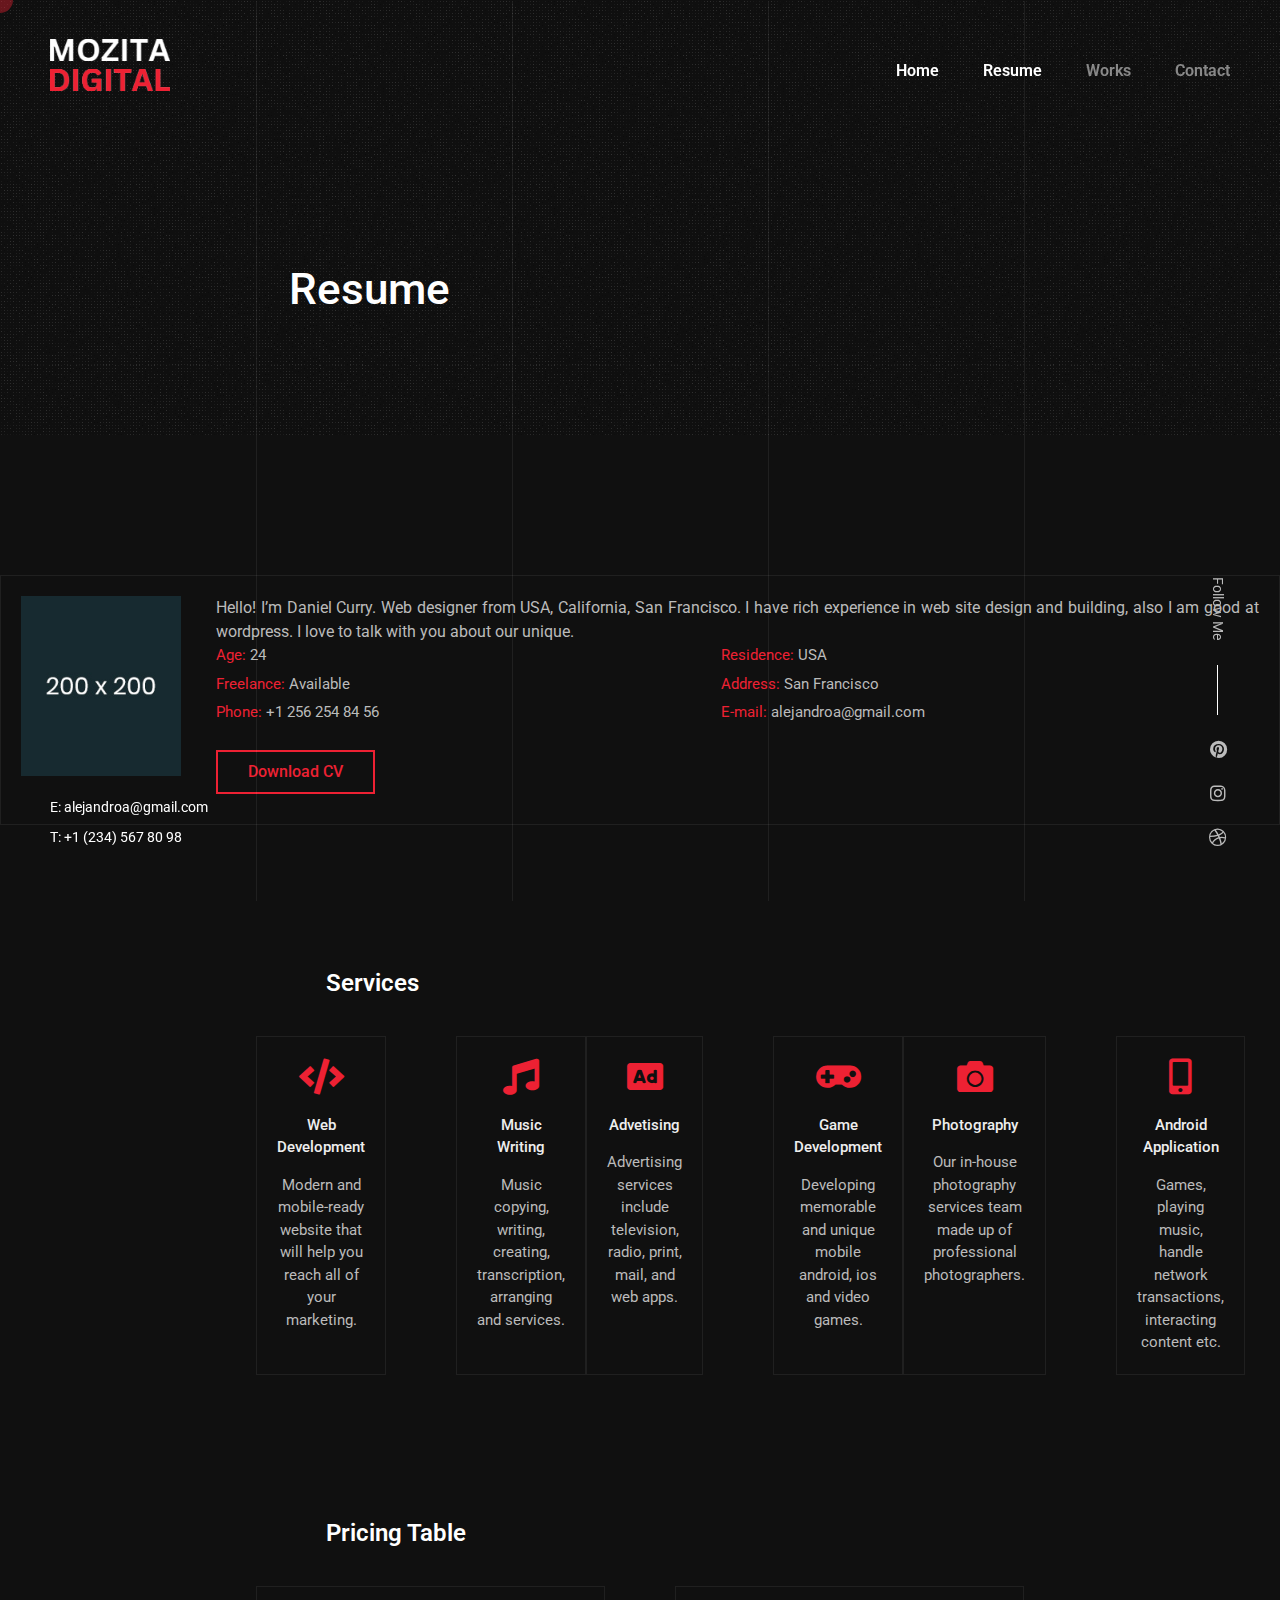
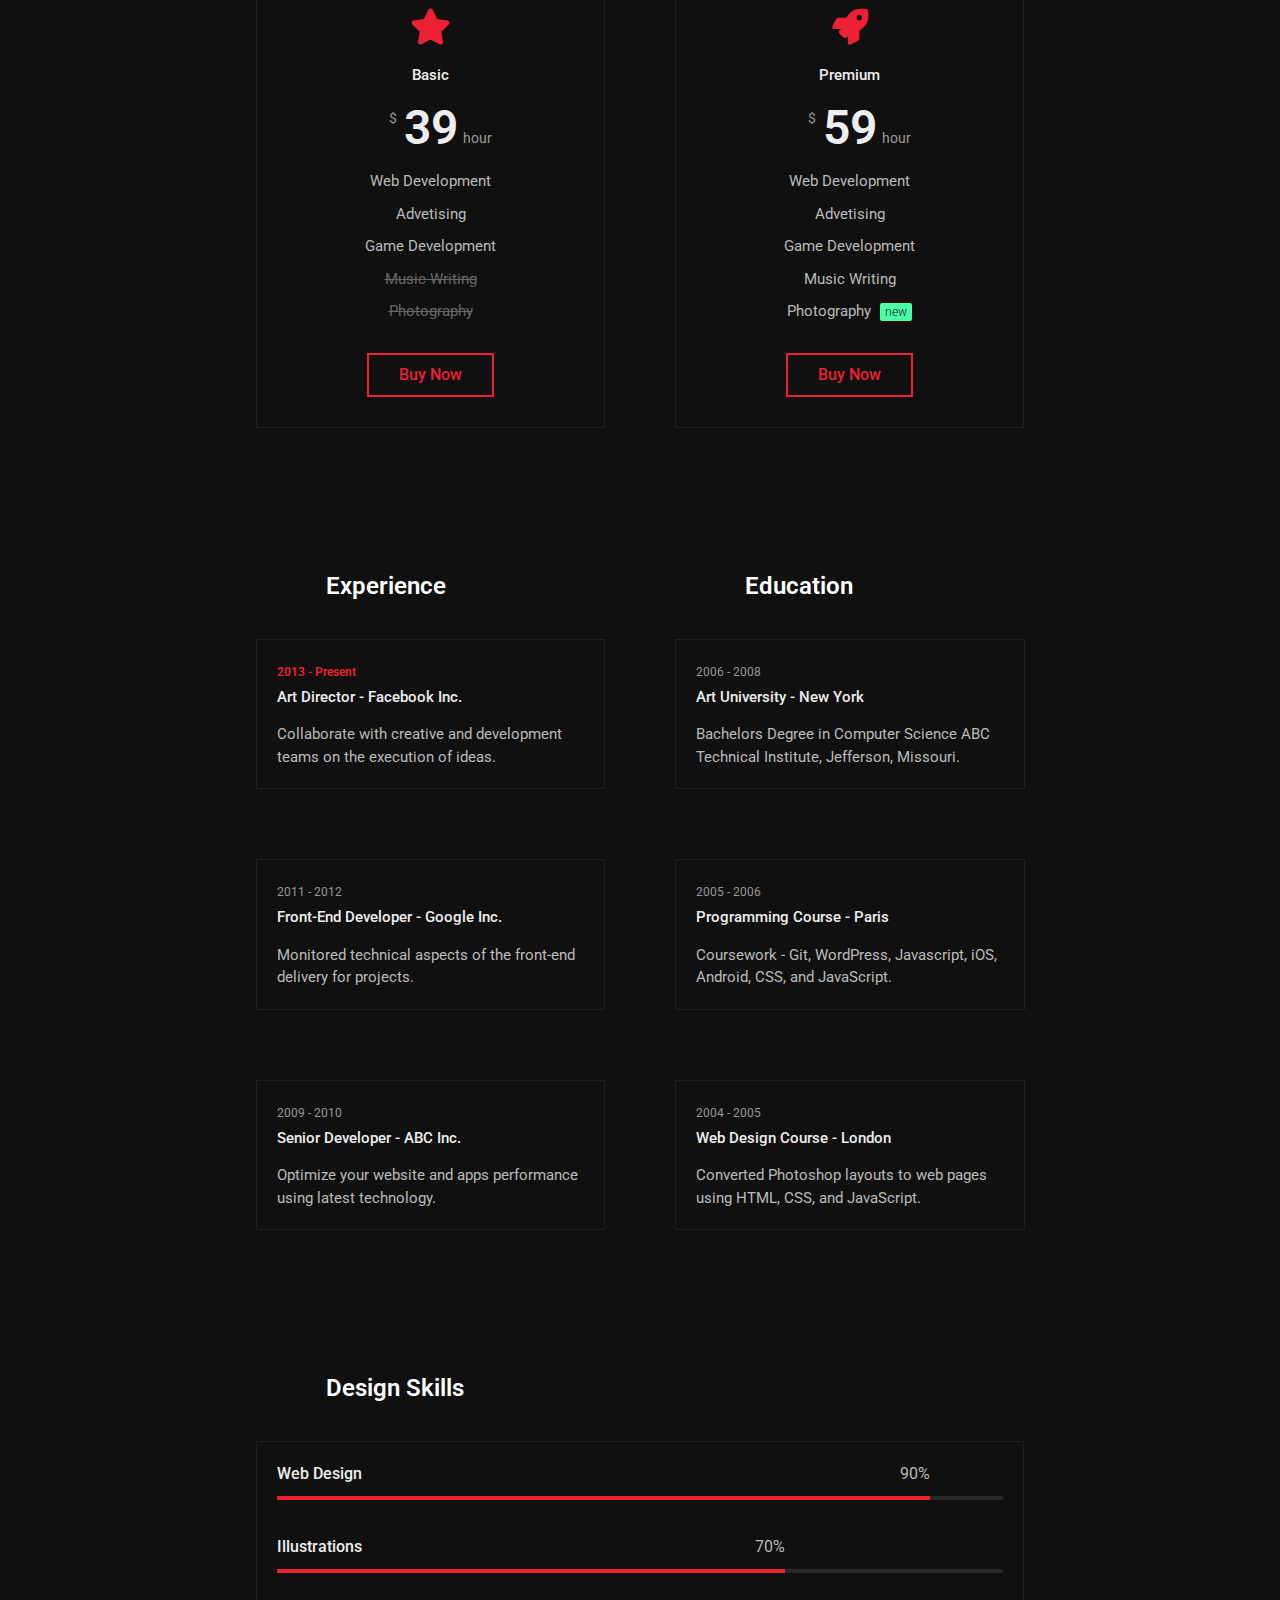
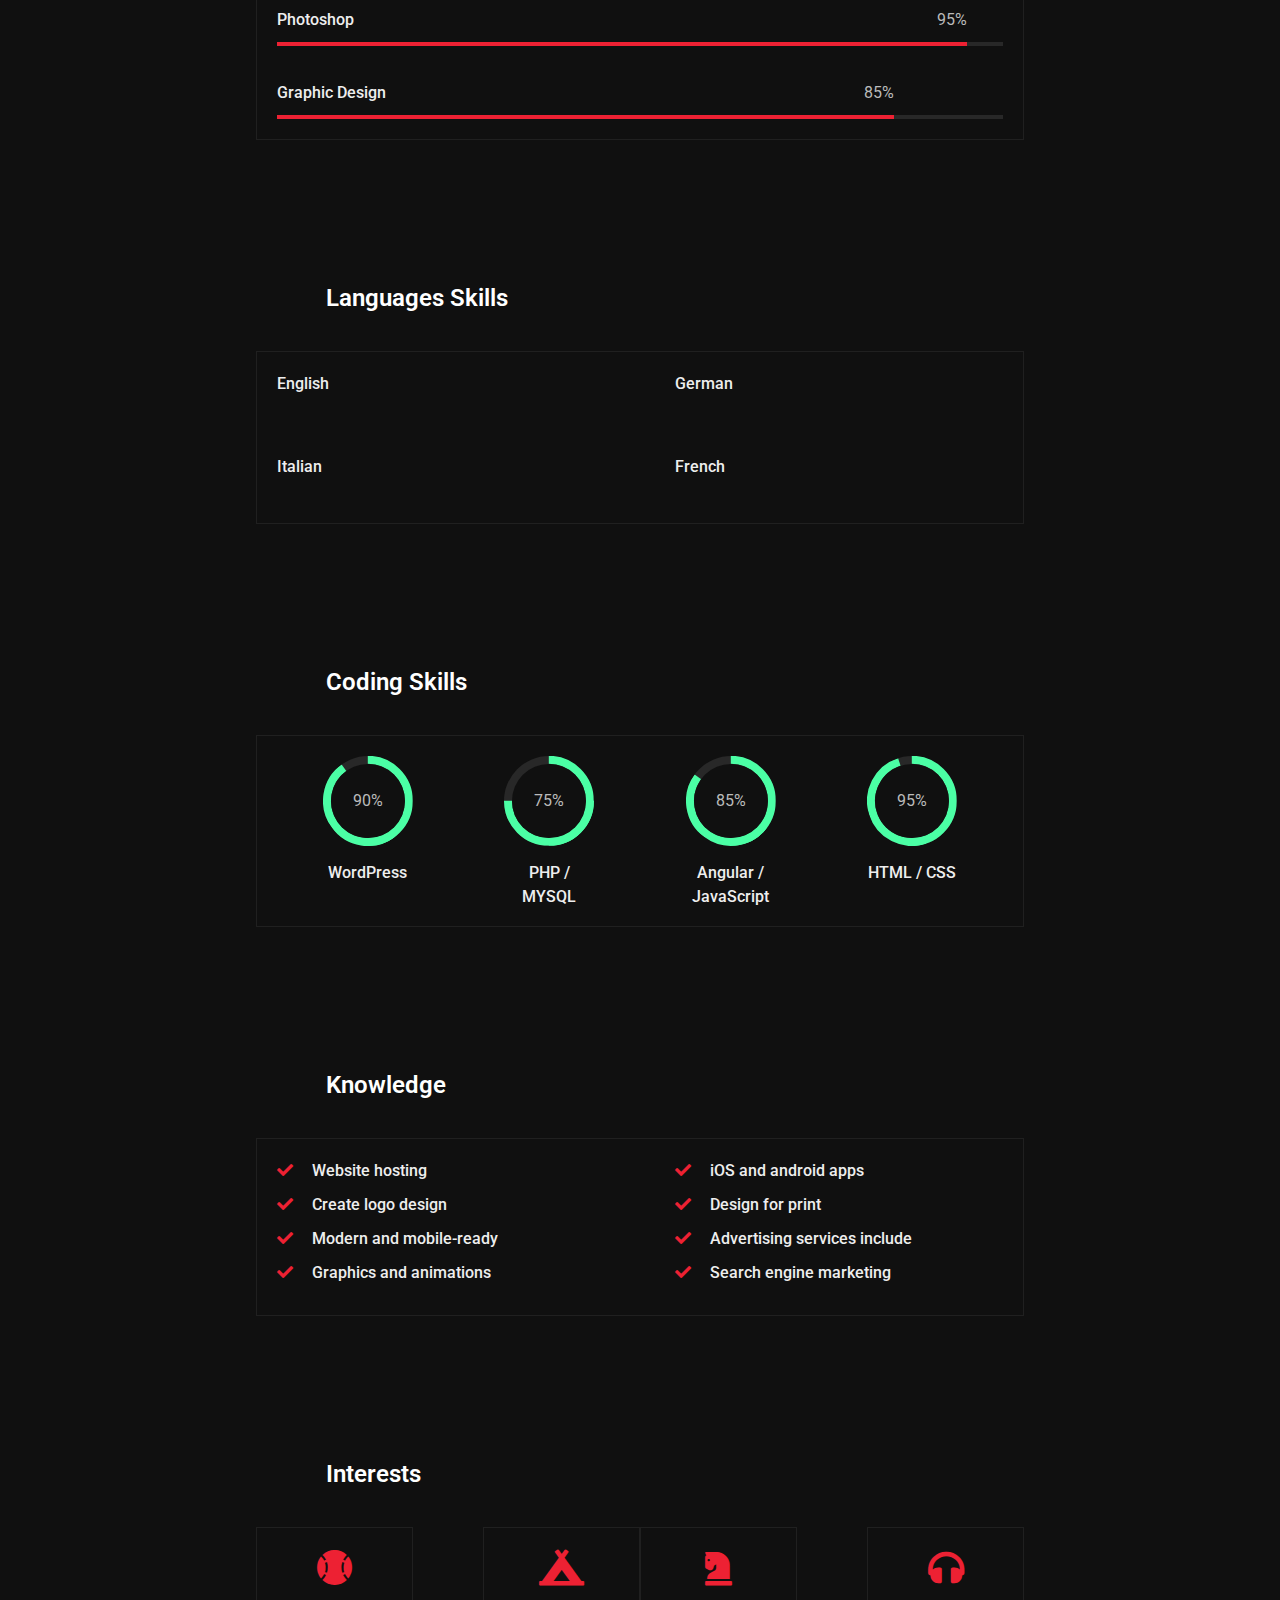
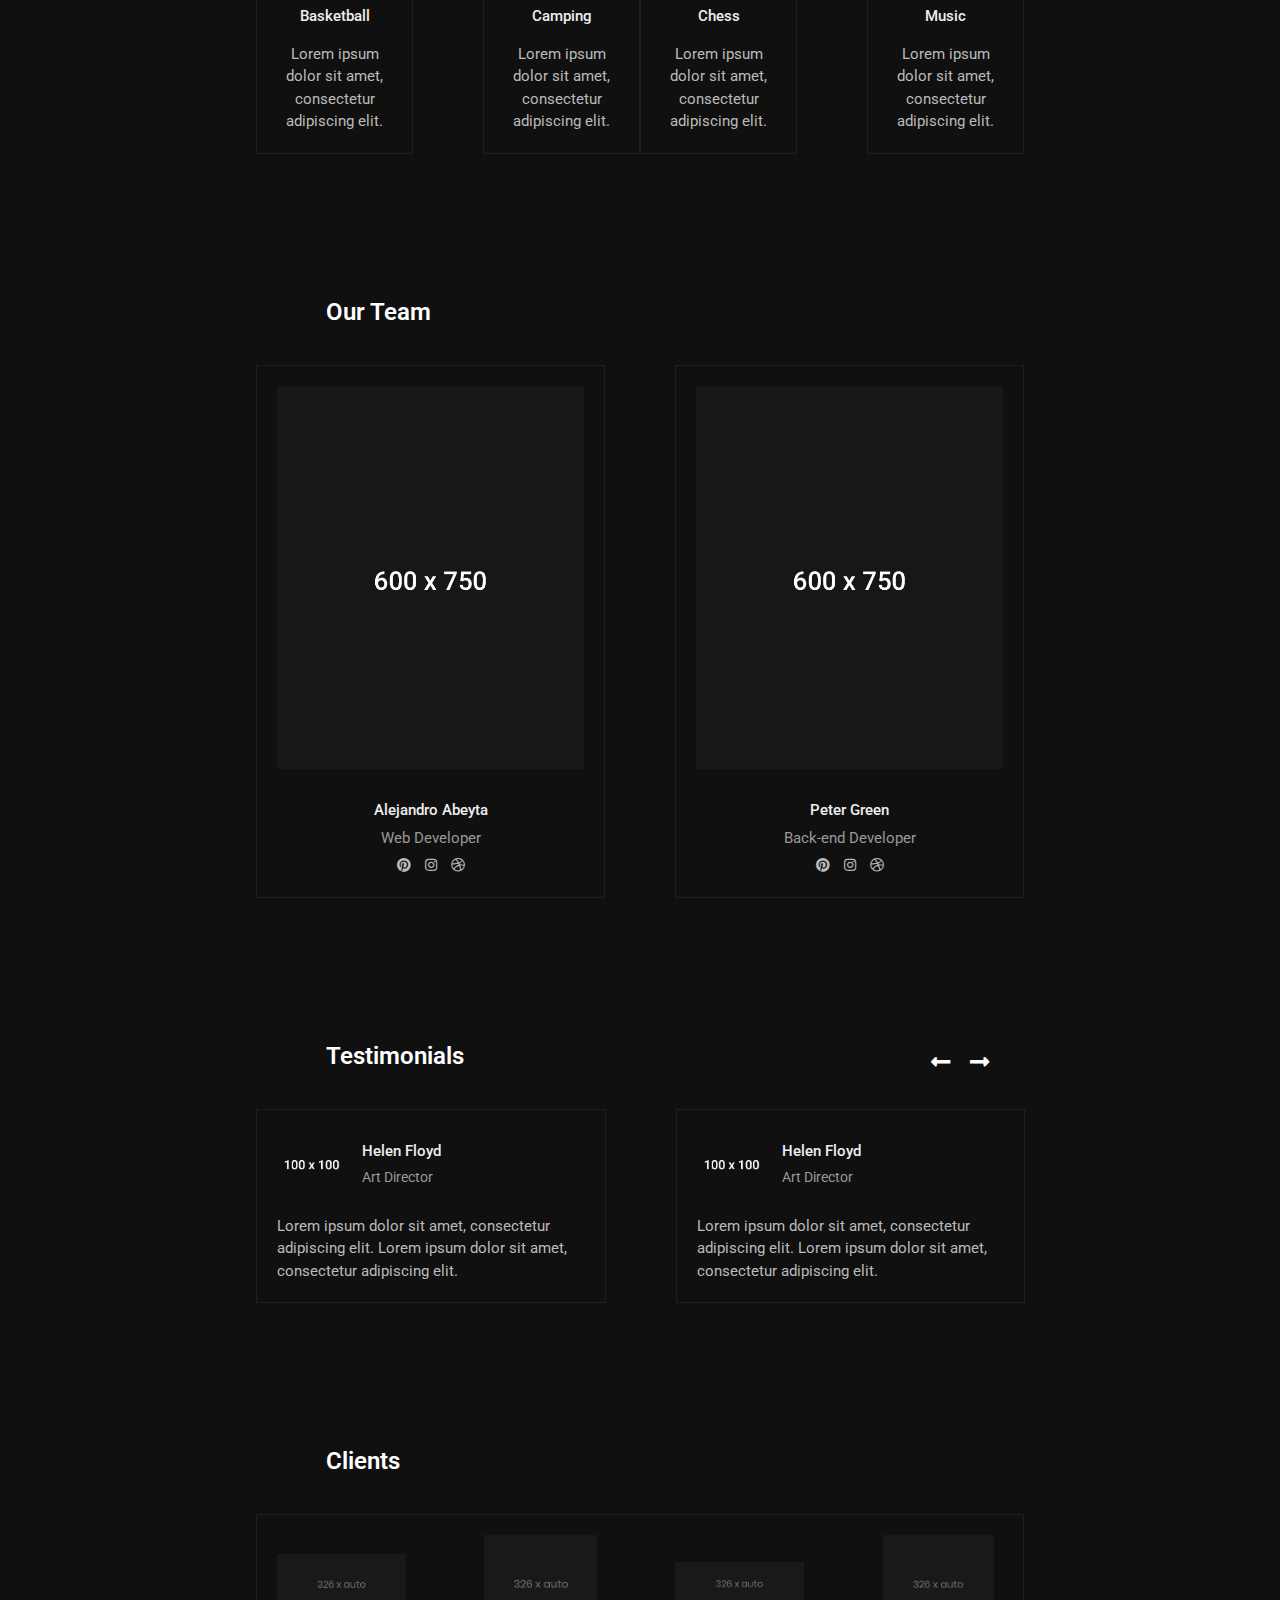
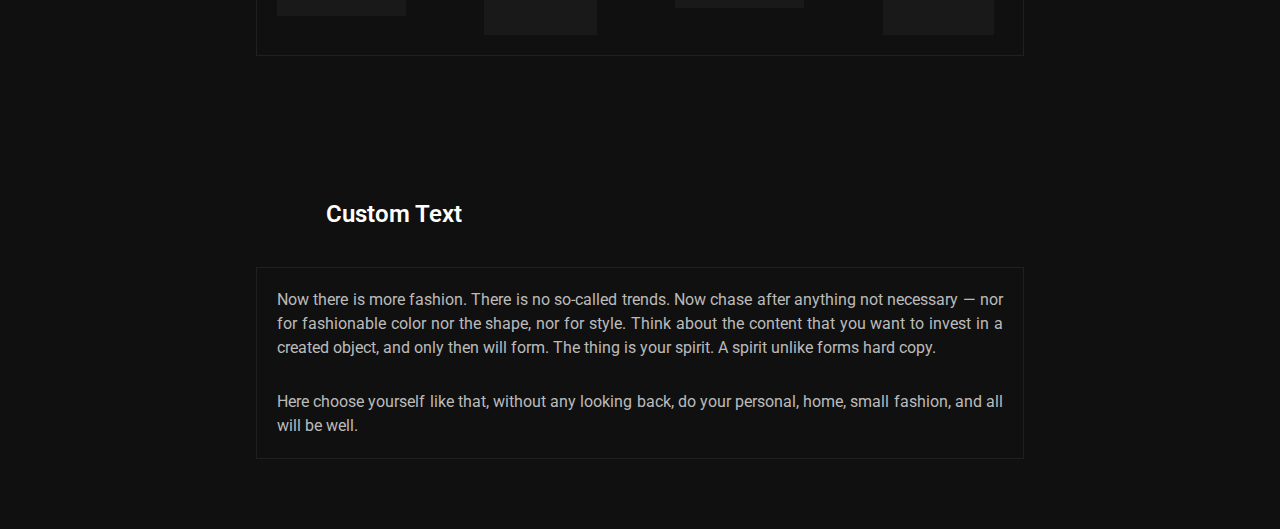
<file: resume.html>
<!doctype html>
<html lang="en-US">
<head>

	<!-- Meta -->
	<meta charset="UTF-8">
	<meta name="viewport" content="width=device-width, initial-scale=1, maximum-scale=1" />
	<meta name="description" content="CV & Resume Template" />
	<meta name="keywords" content="vcard, resposnive, resume, personal, card, cv, cvio, portfolio" />
	<meta name="author" content="beshleyua" />

	<!-- Title -->
	<title>Cvio - Resume/CV Template</title>

	<!-- Fonts -->
	<link href="https://fonts.googleapis.com/css?family=Roboto:100,100i,300,300i,400,400i,500,500i,700,700i,900,900i&display=swap&subset=cyrillic" rel="stylesheet">

	<!-- Styles -->
	<link rel="stylesheet" href="css/basic.css" />
	<link rel="stylesheet" href="css/layout.css" />
	<link rel="stylesheet" href="css/magnific-popup.css" />
	<link rel="stylesheet" href="css/animate.css" />
	<link rel="stylesheet" href="css/jarallax.css" />
	<link rel="stylesheet" href="css/swiper.css" />
	<link rel="stylesheet" href="css/fontawesome.css" />
	<link rel="stylesheet" href="css/brands.css" />
	<link rel="stylesheet" href="css/solid.css" />
	<!-- Custom Styles -->
	<link rel="stylesheet" href="css/style.css" />

	<!-- Theme Colors
	<link rel="stylesheet" href="css/theme-colors/blue.css" />
	<link rel="stylesheet" href="css/theme-colors/green.css" />
	<link rel="stylesheet" href="css/theme-colors/orange.css" />
	<link rel="stylesheet" href="css/theme-colors/brown.css" />
	<link rel="stylesheet" href="css/theme-colors/purple.css" />
	<link rel="stylesheet" href="css/theme-colors/red.css" />
	<link rel="stylesheet" href="css/theme-colors/beige.css" />
	<link rel="stylesheet" href="css/theme-colors/green_light.css" />
	<link rel="stylesheet" href="css/theme-colors/yellow.css" />
	<link rel="stylesheet" href="css/theme-colors/yellow_light.css" />
	-->
		
	<!--[if lt IE 9]>
	<script src="http://css3-mediaqueries-js.googlecode.com/svn/trunk/css3-mediaqueries.js"></script>
	<script src="http://html5shim.googlecode.com/svn/trunk/html5.js"></script>
	<![endif]-->

	<link rel="shortcut icon" href="images/favicons/favicon.ico">

</head>

<body>

	<!-- Preloader -->
	<div class="preloader">
		<div class="centrize full-width">
			<div class="vertical-center">
				<div class="spinner">
					<div class="double-bounce1"></div>
					<div class="double-bounce2"></div>
				</div>
			</div>
		</div>
	</div>
	
	<!-- Container -->
	<div class="container">

		<!-- Cursor -->
		<div class="cursor-follower"></div>
	
		<!-- Header -->
		<header class="header">
			<div class="head-top">

				<!-- menu button -->
				<a href="#" class="menu-btn"><span></span></a>

				<!-- logo -->
				<div class="logo hover-masks-logo">
					<a href="#">
						<div class="log_img1">
							<span class="sp_left1"><img src="images/logo1.png" alt=""></span>
							<span class="sp_left2"><img src="images/logo1.png" alt=""></span>
						</div>
						<div class="log_img2">
							<span class="sp_right1"><img src="images/logo2.png" alt=""></span>
							<span class="sp_right2"><img src="images/logo2.png" alt=""></span>
						</div>
						<!-- <span class="mask-lnk">Alejandro <strong>Abeyta</strong></span>
						<span class="mask-lnk mask-lnk-hover">Download <strong>CV</strong></span> -->
					</a>
				</div>
				
				<!-- top menu -->						
				<div class="top-menu hover-masks">
					<div class="top-menu-nav">	
						<div class="menu-topmenu-container">
							<ul class="menu">
								<li class="menu-item  current-menu-item">
									<a href="index.html">Home</a>
									
								</li>
								<li class="menu-item ">
									<a href="resume.html">Resume</a>
									
								</li>
								<li class="menu-item ">
									<a href="works.html">Works</a>
									
								</li>
								<li class="menu-item ">
									<a href="contacts.html">Contact</a>
									
								</li>
							</ul>
						</div>
					</div>
				</div>


			</div>
		</header>
		
		<!-- Wrapper -->
		<div class="wrapper">

			<!-- Section Started -->
			<div class="section started layout-creative" id="section-started">

				<!-- background -->
				<div class="video-bg">
					<div class="video-bg-mask"></div>
					<div class="video-bg-texture" id="grained_container"></div>
				</div>

				<!-- started content -->
				<div class="centrize full-width">
					<div class="vertical-center">
						<div class="started-content">
							<h1 class="h-title">Resume</h1>
							<div class="h-subtitles">
								<div class="h-subtitle typing-bread">
									<p class="breadcrumbs">
										<a href="index.html">Home</a> / Resume
									</p>
								</div>
								<span class="typed-bread"></span>
							</div>
						</div>
					</div>
				</div>

				<!-- mosue button -->
				<a href="#" class="mouse_btn" style="display: none;"><span class="icon fas fa-chevron-down"></span></a>

			</div>

			<!-- Section About -->
			<div class="section about" id="section-about">
				<div class="content content-box">

					<!-- image -->
					<div class="image">
						<img src="images/man2.jpg" alt="" />
					</div>

					<!-- desc -->
					<div class="desc">
						<p>Hello! I’m Daniel Curry. Web designer from USA, California, San Francisco. I have rich experience in web site design and building, also I am good at wordpress. I love to talk with you about our unique.</p>
						<div class="info-list">
							<ul>
								<li><strong>Age:</strong> 24</li>
								<li><strong>Residence:</strong> USA</li>
								<li><strong>Freelance:</strong> Available</li>
								<li><strong>Address:</strong> San Francisco</li>
								<li><strong>Phone:</strong> +1 256 254 84 56</li>
								<li><strong>E-mail:</strong> alejandroa@gmail.com</li>
							</ul>
						</div>
						<div class="bts">
							<a href="#" class="btn hover-animated">
								<span class="circle"></span>
								<span class="lnk">Download CV</span>
							</a>
						</div>
					</div>

					<div class="clear"></div>
				</div>
			</div>

			<!-- Section Service -->
			<div class="section service" id="section-services">
				<div class="content">

					<!-- title -->
					<div class="title">
						<div class="title_inner">Services</div>
					</div>

					<!-- service items -->
					<div class="service-items">

						<div class="service-col">
							<div class="service-item content-box">
								<div class="icon"><span class="fas fa-code"></span></div>
								<div class="name">Web Development</div>
								<div class="text">Modern and mobile-ready website that will help you reach all of your marketing.</div>
							</div>
						</div>
						
						<div class="service-col">
							<div class="service-item content-box">
								<div class="icon"><span class="fas fa-music"></span></div>
								<div class="name">Music Writing</div>
								<div class="text">Music copying, writing, creating, transcription, arranging and services.</div>
							</div>
						</div>

						<div class="service-col">
							<div class="service-item content-box">
								<div class="icon"><span class="fas fa-ad"></span></div>
								<div class="name">Advetising</div>
								<div class="text">Advertising services include television, radio, print, mail, and web apps.</div>
							</div>
						</div>

						<div class="service-col">
							<div class="service-item content-box">
								<div class="icon"><span class="fas fa-gamepad"></span></div>
								<div class="name">Game Development</div>
								<div class="text">Developing memorable and unique mobile android, ios and video games.</div>
							</div>
						</div>

						<div class="service-col">
							<div class="service-item content-box">
								<div class="icon"><span class="fas fa-camera"></span></div>
								<div class="name">Photography</div>
								<div class="text">Our in-house photography services team made up of professional photographers.</div>
							</div>
						</div>

						<div class="service-col">
							<div class="service-item content-box">
								<div class="icon"><span class="fas fa-mobile-alt"></span></div>
								<div class="name">Android Application</div>
								<div class="text">Games, playing music, handle network transactions, interacting content etc.</div>
							</div>
						</div>

					</div>

					<div class="clear"></div>
				</div>
			</div>

			<!-- Section Pricing -->
			<div class="section pricing" id="section-pricing">
				<div class="content">

					<!-- title -->
					<div class="title">
						<div class="title_inner">Pricing Table</div>
					</div>

					<!-- pricing items -->
					<div class="pricing-items">

						<div class="pricing-col">
							<div class="pricing-item content-box">
								<div class="icon">
									<span class="fas fa-star"></span>
								</div>
								<div class="name">Basic</div>
								<div class="amount">
									<span class="number">
										<span class="dollar">$</span>
										<span>39</span>
										<span class="period">hour</span>
									</span>
								</div>
								<div class="feature-list">
									<ul>
										<li>Web Development</li>
										<li>Advetising</li>
										<li>Game Development</li>
										<li class="disable">Music Writing</li>
										<li class="disable">Photography</li>
									</ul>
								</div>
								<div class="bts">
									<a href="#" class="btn hover-animated">
										<span class="circle"></span>
										<span class="lnk">Buy Now</span>
									</a>
								</div>
							</div>
						</div>

						<div class="pricing-col">
							<div class="pricing-item content-box">
								<div class="icon">
									<span class="fas fa-rocket"></span>
								</div>
								<div class="name">Premium</div>
								<div class="amount">
									<span class="number">
										<span class="dollar">$</span>
										<span>59</span>
										<span class="period">hour</span>
									</span>
								</div>
								<div class="feature-list">
									<ul>
										<li>Web Development</li>
										<li>Advetising</li>
										<li>Game Development</li>
										<li>Music Writing</li>
										<li>Photography <strong>new</strong></li>
									</ul>
								</div>
								<div class="bts">
									<a href="#" class="btn hover-animated">
										<span class="circle"></span>
										<span class="lnk">Buy Now</span>
									</a>
								</div>
							</div>
						</div>

					</div>

				</div>
			</div>

			<!-- Section Resume -->
			<div class="section resume" id="section-history">
				<div class="content">
					<div class="cols">

						<div class="col col-md">

							<!-- title -->
							<div class="title">
								<div class="title_inner">Experience</div>
							</div>
							
							<!-- resume items -->
							<div class="resume-items">
								
								<div class="resume-item content-box active">
									<div class="date">2013 - Present</div>
									<div class="name">Art Director - Facebook Inc.</div>
									<div class="text">Collaborate with creative and development teams on the execution of ideas.</div>
								</div>

								<div class="resume-item content-box">
									<div class="date">2011 - 2012</div>
									<div class="name">Front-End Developer - Google Inc.</div>
									<div class="text">Monitored technical aspects of the front-end delivery for projects.</div>
								</div>

								<div class="resume-item content-box">
									<div class="date">2009 - 2010</div>
									<div class="name">Senior Developer - ABC Inc.</div>
									<div class="text">Optimize your website and apps performance using latest technology.</div>
								</div>

							</div>

						</div>
						
						<div class="col col-md">

							<!-- title -->
							<div class="title">
								<div class="title_inner">Education</div>
							</div>
							
							<!-- resume items -->
							<div class="resume-items">

								<div class="resume-item content-box">
									<div class="date">2006 - 2008</div>
									<div class="name">Art University - New York</div>
									<div class="text">Bachelors Degree in Computer Science ABC Technical Institute, Jefferson, Missouri.</div>
								</div>

								<div class="resume-item content-box">
									<div class="date">2005 - 2006</div>
									<div class="name">Programming Course - Paris</div>
									<div class="text">Coursework - Git, WordPress, Javascript, iOS, Android, CSS, and JavaScript.</div>
								</div>

								<div class="resume-item content-box">
									<div class="date">2004 - 2005</div>
									<div class="name">Web Design Course - London</div>
									<div class="text">Converted Photoshop layouts to web pages using HTML, CSS, and JavaScript.</div>
								</div>

							</div>
						</div>

					</div>
				</div>
			</div>

			<!-- Section Design Skills -->
			<div class="section skills" id="section-skills">
				<div class="content">

					<!-- title -->
					<div class="title">
						<div class="title_inner">Design Skills</div>
					</div>

					<!-- skills items -->
					<div class="skills percent content-box">
						<ul>
							<li> 
								<div class="name">Web Design</div>
								<div class="progress ">
									<div class="percentage" style="width: 90%;">
										<span class="percent">90%</span>
									</div>
								</div>
							</li>
							<li> 
								<div class="name">Illustrations</div>
								<div class="progress ">
									<div class="percentage" style="width: 70%;">
										<span class="percent">70%</span>
									</div>
								</div>
							</li>
							<li> 
								<div class="name">Photoshop</div>
								<div class="progress ">
									<div class="percentage" style="width: 95%;">
										<span class="percent">95%</span>
									</div>
								</div>
							</li>
							<li>
								<div class="name">Graphic Design</div>
								<div class="progress ">
									<div class="percentage" style="width: 85%;">
										<span class="percent">85%</span>
									</div>
								</div>
							</li>
						</ul>
					</div>

				</div>
			</div>

			<!-- Section Languages Skills -->
			<div class="section skills" id="section-skills-lang">
				<div class="content">

					<!-- title -->
					<div class="title">
						<div class="title_inner">Languages Skills</div>
					</div>

					<!-- skills items -->
					<div class="skills dotted content-box">
						<ul>
							<li> 
								<div class="name">English</div>
								<div class="progress">
									<div class="percentage" style="width: 90%;">
										<span class="percent">90%</span>
									</div>
								</div>
							</li>
							<li> 
								<div class="name">German</div>
								<div class="progress">
									<div class="percentage" style="width: 70%;">
										<span class="percent">70%</span>
									</div>
								</div>
							</li>
							<li> 
								<div class="name">Italian</div>
								<div class="progress">
									<div class="percentage" style="width: 55%;">
										<span class="percent">55%</span>
									</div>
								</div>
							</li>
							<li> 
								<div class="name">French</div>
								<div class="progress">
									<div class="percentage" style="width: 85%;">
										<span class="percent">85%</span>
									</div>
								</div>
							</li>
						</ul>
					</div>
				</div>

			</div>

			<!-- Section Coding Skills -->
			<div class="section skills" id="section-skills-code">
				<div class="content">
					
					<!-- title -->
					<div class="title">
						<div class="title_inner">Coding Skills</div>
					</div>

					<!-- skills items -->
					<div class="skills circles content-box">
						<ul>
							<li> 
								<div class="name">WordPress</div>
								<div class="progress p90"> <!-- p90 = 90% circle fill color -->
									<div class="percentage">
										<span class="percent">90%</span>
									</div>
									<span>90%</span>
								</div>
							</li>
							<li> 
								<div class="name">PHP / MYSQL</div>
								<div class="progress p75"> <!-- p75 = 75% circle fill color -->
									<div class="percentage">
										<span class="percent">75%</span>
									</div>
									<span>75%</span>
								</div>
							</li>
							<li> 
								<div class="name">Angular / JavaScript</div>
								<div class="progress p85"> <!-- p85 = 85% circle fill color -->
									<div class="percentage">
										<span class="percent">85%</span>
									</div>
									<span>85%</span>
								</div>
							</li>
							<li> 
								<div class="name">HTML / CSS</div>
								<div class="progress p95"> <!-- p95 = 95% circle fill color -->
									<div class="percentage">
										<span class="percent">95%</span>
									</div>
									<span>95%</span>
								</div>
							</li>
						</ul>
					</div>

				</div>
			</div>

			<!-- Section Knowladge Skills -->
			<div class="section skills" id="section-skills-know">
				<div class="content">

					<!-- title -->
					<div class="title">
						<div class="title_inner">Knowledge</div>
					</div>

					<!-- skills -->
					<div class="skills list content-box">
						<ul>
							<li> 
								<div class="name">Website hosting</div>
							</li>
							<li> 
								<div class="name">iOS and android apps</div>
							</li>
							<li> 
								<div class="name">Create logo design</div>
							</li>
							<li> 
								<div class="name">Design for print</div>
							</li>
							<li> 
								<div class="name">Modern and mobile-ready</div>
							</li>
							<li> 
								<div class="name">Advertising services include</div>
							</li>
							<li> 
								<div class="name">Graphics and animations</div>
							</li>
							<li> 
								<div class="name">Search engine marketing</div>
							</li>
						</ul>
					</div>

				</div>
			</div>

			<!-- Section Interests -->
			<div class="section service" id="section-interests">
				<div class="content">

					<!-- title -->
					<div class="title">
						<div class="title_inner">Interests</div>
					</div>

					<!-- interests items -->
					<div class="service-items">

						<div class="service-col">
							<div class="service-item content-box">
								<div class="icon"><span class="fas fa-baseball-ball"></span></div>
								<div class="name">Basketball</div>
								<div class="text">Lorem ipsum dolor sit amet, consectetur adipiscing elit.</div>
							</div>
						</div>

						<div class="service-col">
							<div class="service-item content-box">
								<div class="icon"><span class="fas fa-campground"></span></div>
								<div class="name">Camping</div>
								<div class="text">Lorem ipsum dolor sit amet, consectetur adipiscing elit.</div>
							</div>
						</div>

						<div class="service-col">
							<div class="service-item content-box">
								<div class="icon"><span class="fas fa-chess-knight"></span></div>
								<div class="name">Chess</div>
								<div class="text">Lorem ipsum dolor sit amet, consectetur adipiscing elit.</div>
							</div>
						</div>

						<div class="service-col">
							<div class="service-item content-box">
								<div class="icon"><span class="fas fa-headphones"></span></div>
								<div class="name">Music</div>
								<div class="text">Lorem ipsum dolor sit amet, consectetur adipiscing elit.</div>
							</div>
						</div>

					</div>

					<div class="clear"></div>
				</div>
			</div>

			<!-- Section Team -->
			<div class="section team" id="section-team">
				<div class="content">

					<!-- title -->
					<div class="title">
						<div class="title_inner">Our Team</div>
					</div>

					<!-- team items -->
					<div class="team-items">

						<div class="team-col">
							<div class="team-item content-box">
								<div class="image">
									<img src="images/team1.jpg" alt="" />
								</div>
								<div class="desc">
									<div class="name">Alejandro Abeyta</div>
									<div class="category">Web Developer</div>
									<div class="soc">
										<a target="_blank" href="https://www.pinterest.com/">
											<span class="icon fab fa-pinterest"></span>
										</a>
										<a target="_blank" href="https://www.instagram.com/">
											<span class="icon fab fa-instagram"></span>
										</a>
										<a target="_blank" href="https://dribbble.com/">
											<span class="icon fab fa-dribbble"></span>
										</a>
									</div>
								</div>
							</div>
						</div>

						<div class="team-col">
							<div class="team-item content-box">
								<div class="image">
									<img src="images/team2.jpg" alt="" />
								</div>
								<div class="desc">
									<div class="name">Peter Green</div>
									<div class="category">Back-end Developer</div>
									<div class="soc">
										<a target="_blank" href="https://www.pinterest.com/">
											<span class="icon fab fa-pinterest"></span>
										</a>
										<a target="_blank" href="https://www.instagram.com/">
											<span class="icon fab fa-instagram"></span>
										</a>
										<a target="_blank" href="https://dribbble.com/">
											<span class="icon fab fa-dribbble"></span>
										</a>
									</div>
								</div>
							</div>
						</div>

					</div>
					
				</div>
			</div>

			<!-- Section Testimonials -->
			<div class="section testimonials" id="section-testimonials">
				<div class="content">

					<!-- title -->
					<div class="title">
						<div class="title_inner">Testimonials</div>
					</div>

					<!-- testimonials items -->
					<div class="reviews-carousel">
						<div class="swiper-container">
							<div class="swiper-wrapper">

								<div class="swiper-slide">
									<div class="reviews-item content-box">
										<div class="image">
											<img src="images/rev1.jpg" alt="">
										</div>
										<div class="info">
											<div class="name">Helen Floyd</div>
											<div class="company">Art Director</div>
										</div>
										<div class="text">
											Lorem ipsum dolor sit amet, consectetur adipiscing elit. Lorem ipsum dolor sit amet, consectetur adipiscing elit.
										</div>
									</div>
								</div>

								<div class="swiper-slide">
									<div class="reviews-item content-box">
										<div class="image">
											<img src="images/rev1.jpg" alt="">
										</div>
										<div class="info">
											<div class="name">Helen Floyd</div>
											<div class="company">Art Director</div>
										</div>
										<div class="text">
											Lorem ipsum dolor sit amet, consectetur adipiscing elit. Lorem ipsum dolor sit amet, consectetur adipiscing elit.
										</div>
									</div>
								</div>

							</div>
						</div>

						<!-- navigation -->
						<div class="swiper-nav">
							<a class="prev swiper-button-prev fas fa-long-arrow-alt-left"></a>
							<a class="next swiper-button-next fas fa-long-arrow-alt-right"></a>
						</div>

					</div>
					
				</div>
			</div>

			<!-- Section Clients -->
			<div class="section clients" id="section-clients">
				<div class="content">

					<!-- title -->
					<div class="title">
						<div class="title_inner">Clients</div>
					</div>

					<!-- clients items -->
					<div class="content-box">
						<div class="clients-items">

							<div class="clients-col">
								<div class="clients-item">
									<a target="_blank" href="#">
										<img src="images/client1.png" alt="" />
									</a>
								</div>
							</div>

							<div class="clients-col">
								<div class="clients-item">
									<a target="_blank" href="#">
										<img src="images/client3.png" alt="" />
									</a>
								</div>
							</div>

							<div class="clients-col">
								<div class="clients-item">
									<a target="_blank" href="#">
										<img src="images/client2.png" alt="" />
									</a>
								</div>
							</div>

							<div class="clients-col">
								<div class="clients-item">
									<a target="_blank" href="#">
										<img src="images/client4.png" alt="" />
									</a>
								</div>
							</div>

						</div>
					</div>
					
					<div class="clear"></div>
				</div>
			</div>

			<!-- Section Custom Text -->
			<div class="section custom-text" id="section-custom-text">
				<div class="content">

					<!-- title -->
					<div class="title">
						<div class="title_inner">Custom Text</div>
					</div>

					<!-- clients items -->
					<div class="content-box">
						<div class="single-post-text">
							<p>
								Now there is more fashion. There is no so-called trends. Now chase after anything not necessary — nor for fashionable color nor the shape, nor for style. Think about the content that you want to invest in a created object, and only then will form. The thing is your spirit. A spirit unlike forms hard copy.
							</p>
							<p>
								Here choose yourself like that, without any looking back, do your personal, home, small fashion, and all will be well.
							</p>
						</div>
					</div>
					
					<div class="clear"></div>
				</div>
			</div>

		</div>
		
		<!-- Footer -->
		<footer class="footer">
			<div class="copy">
				<p>E: alejandroa@gmail.com</p>
				<p>T: +1 (234) 567 80 98</p>
			</div>
			<div class="soc-box">
				<div class="follow-label">Follow Me</div>
				<div class="soc">
					<a target="_blank" href="https://www.pinterest.com/">
						<span class="icon fab fa-pinterest"></span>
					</a>
					<a target="_blank" href="https://www.instagram.com/">
						<span class="icon fab fa-instagram"></span>
					</a>
					<a target="_blank" href="https://dribbble.com/">
						<span class="icon fab fa-dribbble"></span>
					</a>
				</div>
			</div>
			<div class="clear"></div>
		</footer>

		<!-- Lines -->
		<div class="lines">
			<div class="line-col"></div>
			<div class="line-col"></div>
			<div class="line-col"></div>
			<div class="line-col"></div>
			<div class="line-col"></div>
		</div>
		
	</div>

	<!-- Scripts -->
	<script src="js/jquery.min.js"></script>
	<script src="js/jquery.validate.js"></script>
	<script src="js/magnific-popup.js"></script>
	<script src="js/simpleParallax.js"></script>
	<script src="js/typed.js"></script>
	<script src="js/jarallax.js"></script>
	<script src="js/jarallax-video.js"></script>
	<script src="js/jarallax-element.js"></script>
	<script src="js/imagesloaded.pkgd.js"></script>
	<script src="js/isotope.pkgd.js"></script>
	<script src="js/swiper.js"></script>
	<script src="js/grained.js"></script>
	<script src="js/scripts.js"></script>

</body>
</html>
</file>
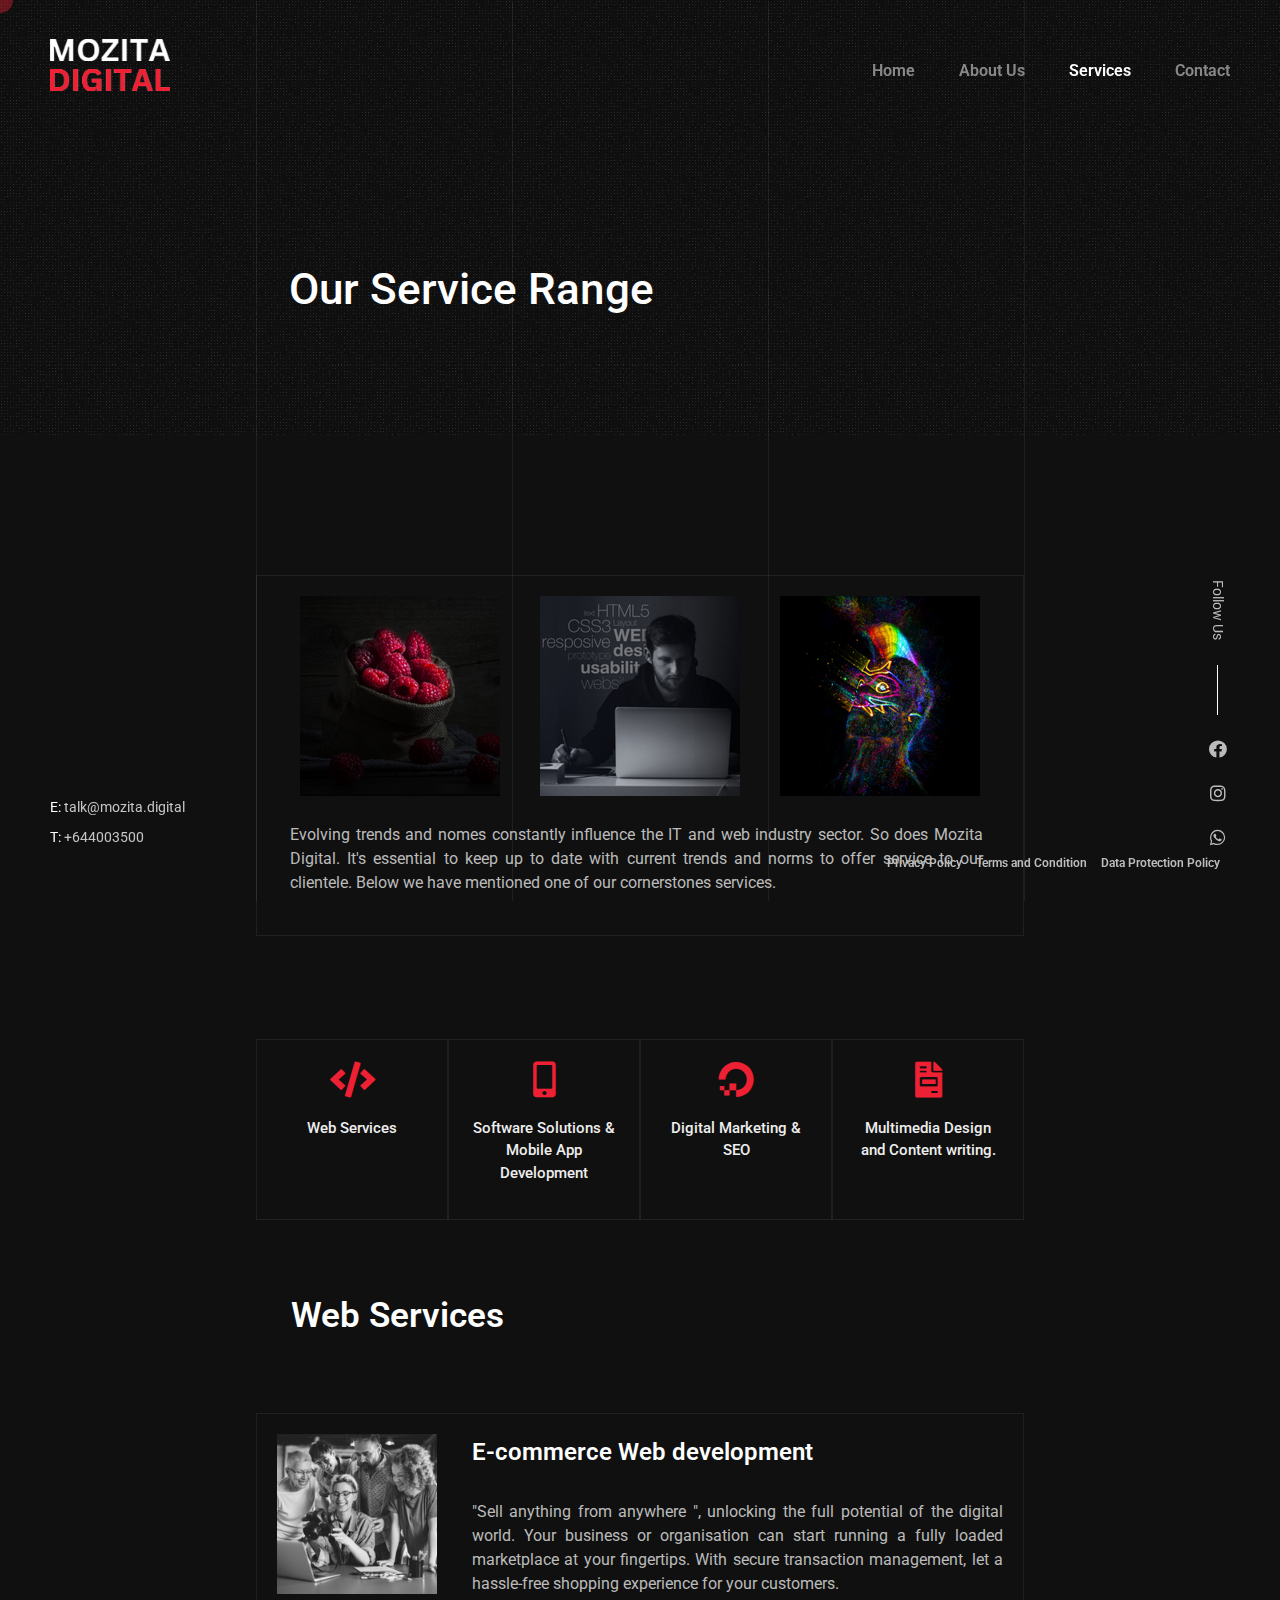
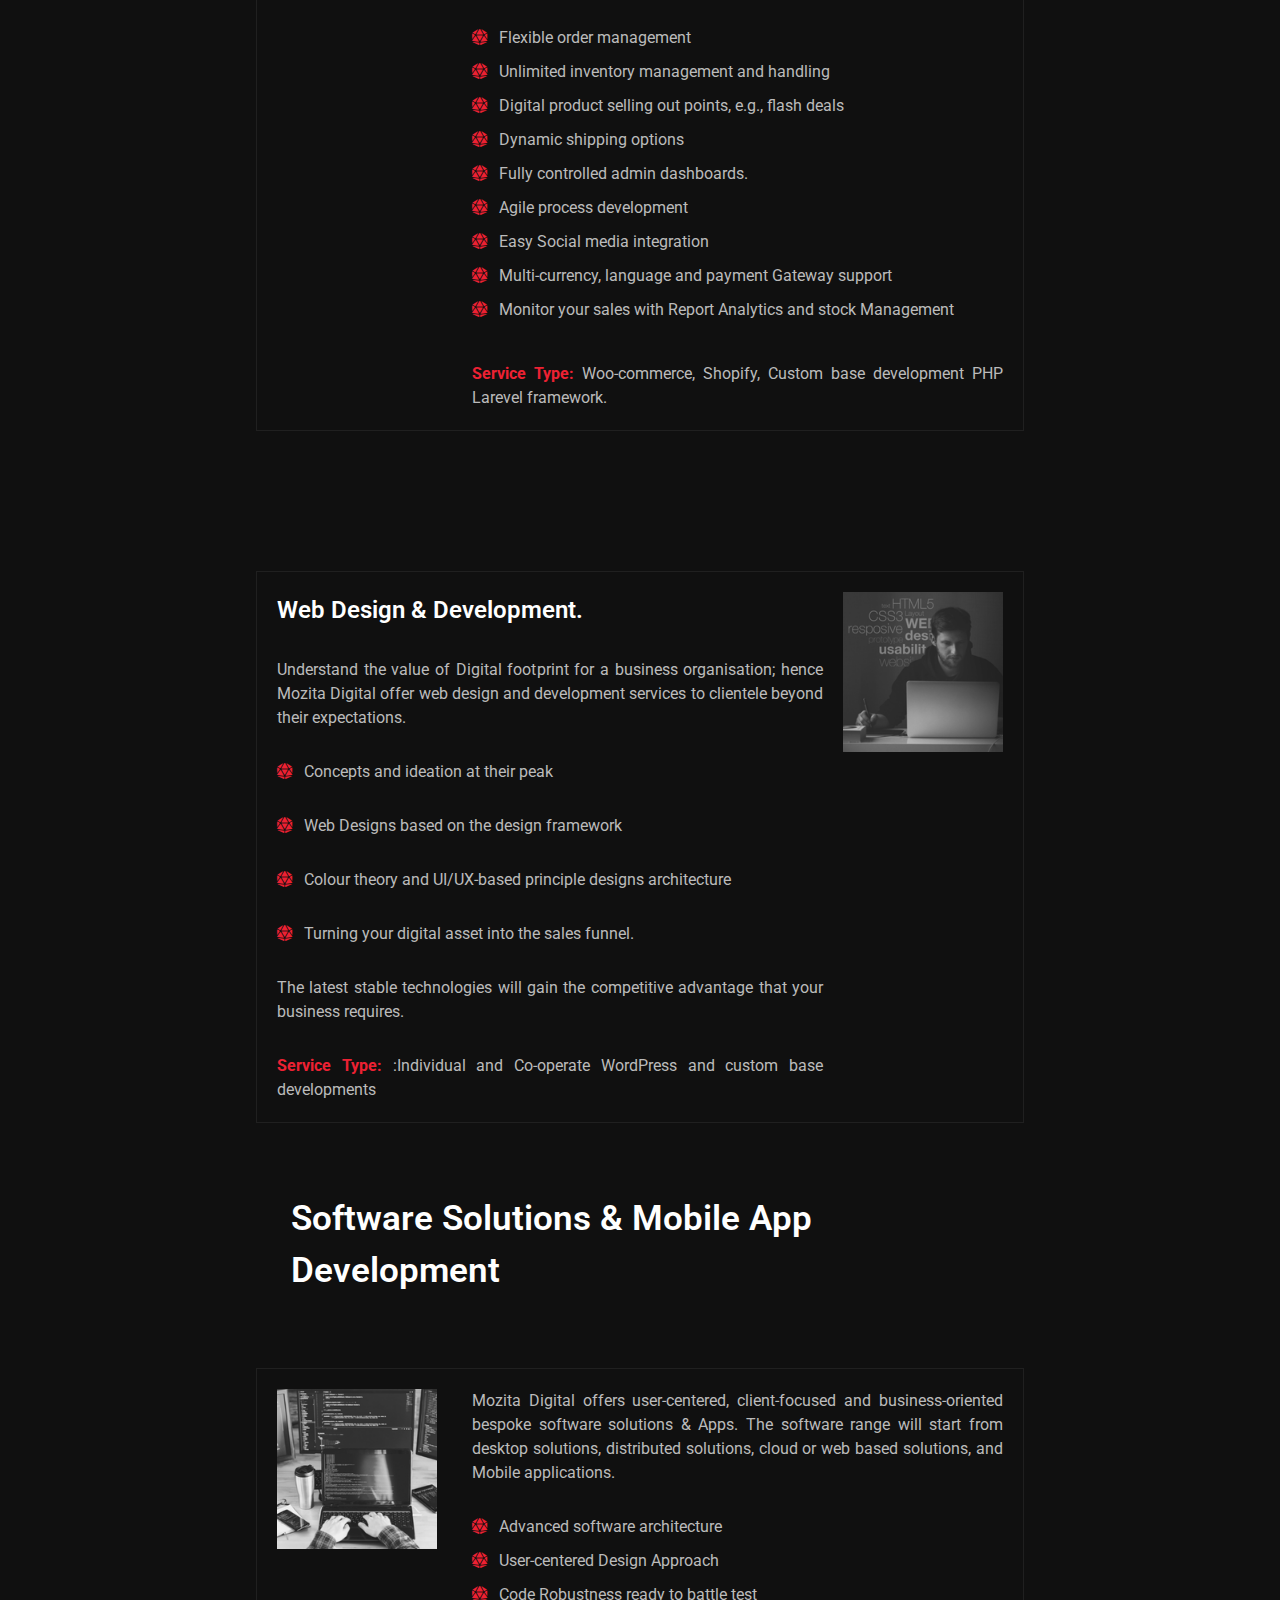
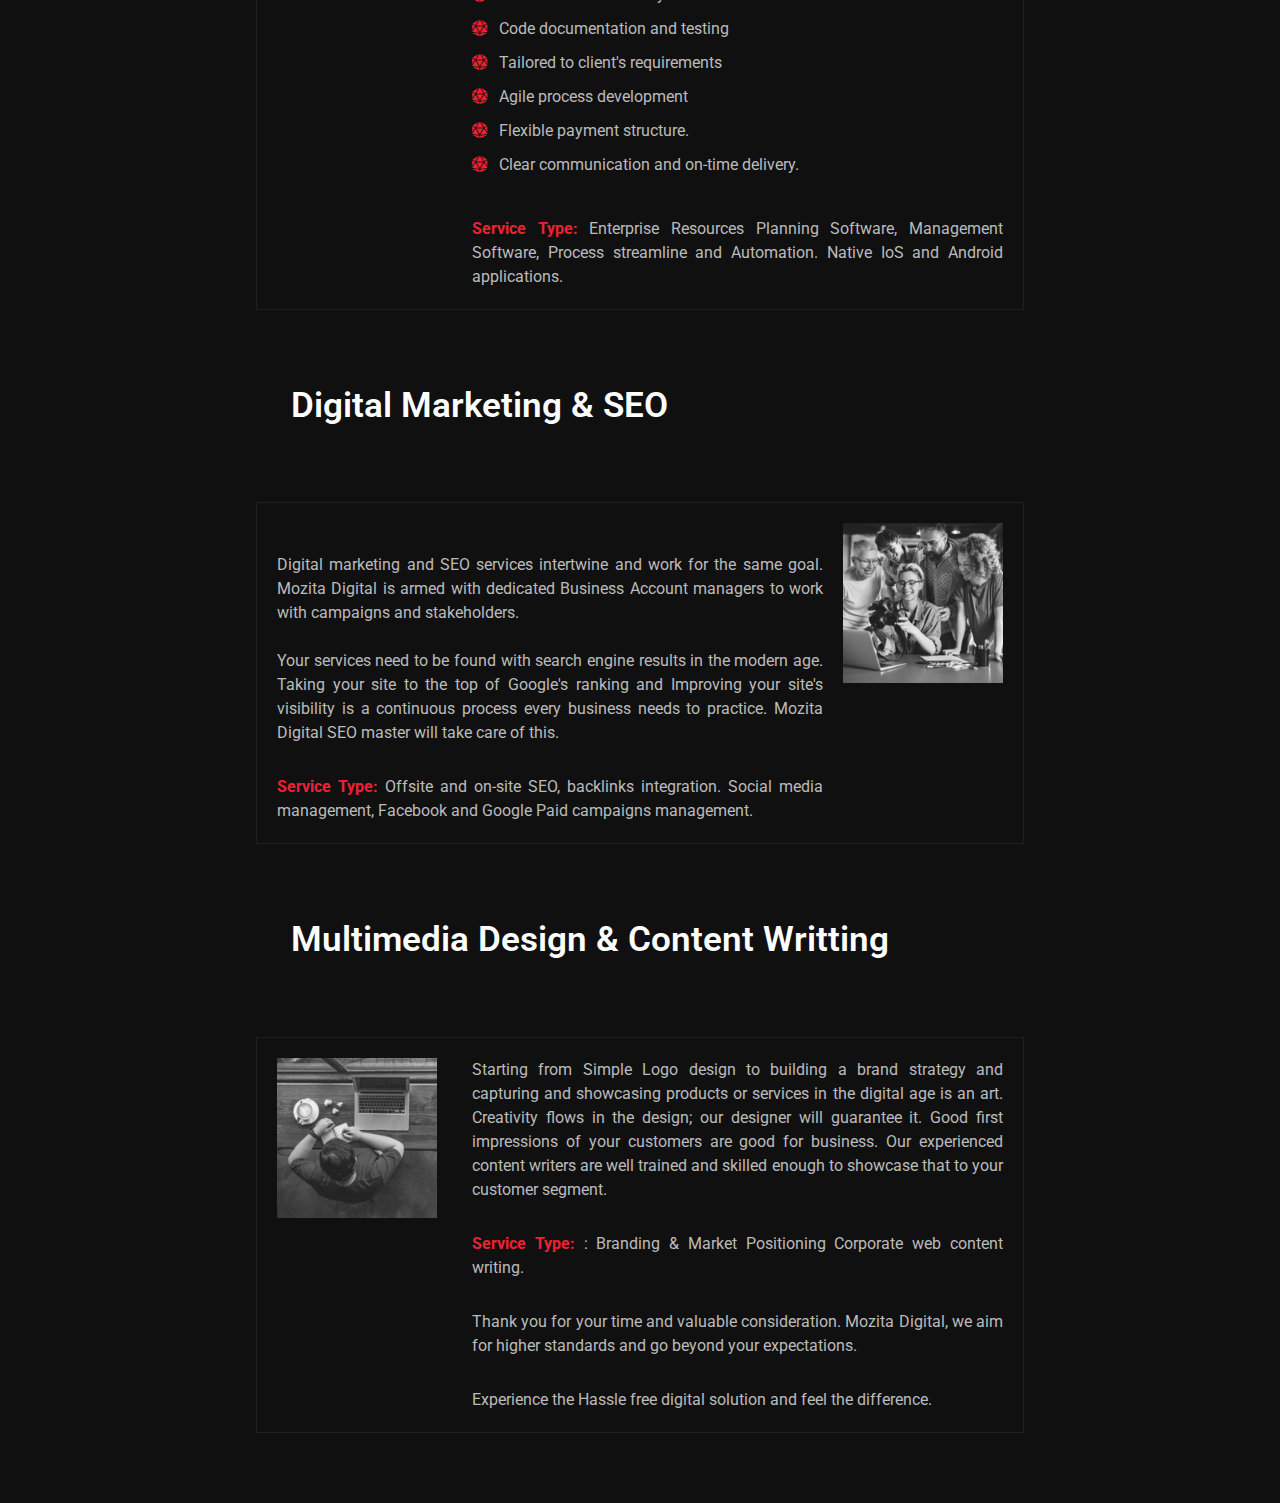
<file: service.html>
<!doctype html>
<html lang="en-US">

<head>

	<!-- Meta -->
	<meta charset="UTF-8">
	<meta name="viewport" content="width=device-width, initial-scale=1, maximum-scale=1" />
	<meta name="description" content="CV & Resume Template" />
	<meta name="keywords" content="vcard, resposnive, resume, personal, card, cv, cvio, portfolio" />
	<meta name="author" content="Mozita Digital" />

	<!-- Title -->
	<title>Mozita Digital</title>

	<!-- Fonts -->
	<link
		href="https://fonts.googleapis.com/css?family=Roboto:100,100i,300,300i,400,400i,500,500i,700,700i,900,900i&display=swap&subset=cyrillic"
		rel="stylesheet">

	<!-- fontAwsome -->
	<link rel="stylesheet" href="https://pro.fontawesome.com/releases/v5.10.0/css/all.css"
		integrity="sha384-AYmEC3Yw5cVb3ZcuHtOA93w35dYTsvhLPVnYs9eStHfGJvOvKxVfELGroGkvsg+p" crossorigin="anonymous" />

	<!-- Styles -->
	<link rel="stylesheet" href="css/basic.css" />
	<link rel="stylesheet" href="css/layout.css" />
	<link rel="stylesheet" href="css/magnific-popup.css" />
	<link rel="stylesheet" href="css/animate.css" />
	<link rel="stylesheet" href="css/jarallax.css" />
	<link rel="stylesheet" href="css/swiper.css" />
	<link rel="stylesheet" href="css/fontawesome.css" />
	<link rel="stylesheet" href="css/brands.css" />
	<link rel="stylesheet" href="css/solid.css" />
	<!-- Custom Styles -->
	<link rel="stylesheet" href="css/style.css" />

	<!-- Theme Colors
	<link rel="stylesheet" href="css/theme-colors/blue.css" />
	<link rel="stylesheet" href="css/theme-colors/green.css" />
	<link rel="stylesheet" href="css/theme-colors/orange.css" />
	<link rel="stylesheet" href="css/theme-colors/brown.css" />
	<link rel="stylesheet" href="css/theme-colors/purple.css" />
	<link rel="stylesheet" href="css/theme-colors/red.css" />
	<link rel="stylesheet" href="css/theme-colors/beige.css" />
	<link rel="stylesheet" href="css/theme-colors/green_light.css" />
	<link rel="stylesheet" href="css/theme-colors/yellow.css" />
	<link rel="stylesheet" href="css/theme-colors/yellow_light.css" />
	-->

	<!--[if lt IE 9]>
	<script src="http://css3-mediaqueries-js.googlecode.com/svn/trunk/css3-mediaqueries.js"></script>
	<script src="http://html5shim.googlecode.com/svn/trunk/html5.js"></script>
	<![endif]-->

	<link rel="shortcut icon" href="images/favicons/favicon.png">

</head>

<body>

	<!-- Preloader -->
	<div class="preloader">
		<div class="centrize full-width">
			<div class="vertical-center">
				<div class="spinner">
					<div class="double-bounce1"></div>
					<div class="double-bounce2"></div>
				</div>
			</div>
		</div>
	</div>

	<!-- Container -->
	<div class="container">

		<!-- Cursor -->
		<div class="cursor-follower"></div>

		<!-- Header -->
		<header class="header">
			<div class="head-top">

				<!-- menu button -->
				<a href="#" class="menu-btn"><span></span></a>

				<!-- logo -->
				<div class="logo hover-masks-logo">
					<a href="index.html">
						<div class="log_img1">
							<span class="sp_left1"><img src="images/logo1.png" alt=""></span>
							<span class="sp_left2"><img src="images/logo1.png" alt=""></span>
						</div>
						<div class="log_img2">
							<span class="sp_right1"><img src="images/logo2.png" alt=""></span>
							<span class="sp_right2"><img src="images/logo2.png" alt=""></span>
						</div>
						<!-- <span class="mask-lnk">Alejandro <strong>Abeyta</strong></span>
						<span class="mask-lnk mask-lnk-hover">Download <strong>CV</strong></span> -->
					</a>
				</div>

				<!-- top menu -->
				<div class="top-menu hover-masks">
					<div class="top-menu-nav">
						<div class="menu-topmenu-container">
							<ul class="menu">
								<li class="menu-item ">
									<a href="index.html">Home</a>
								</li>

								<li class="menu-item ">
									<a href="aboutus.html">About Us</a>
								</li>

								<li class="menu-item ">
									<a href="service.html">Services</a>
								</li>

								<!-- <li class="menu-item ">
									<a href="folio.html">Workfolio</a>
								</li> -->

								<li class="menu-item ">
									<a href="contacts.html">Contact</a>
								</li>

							</ul>
						</div>
					</div>
				</div>


			</div>
		</header>

		<!-- Wrapper -->
		<div class="wrapper">

			<!-- Section Started -->
			<div class="section started layout-creative" id="section-started">

				<!-- background -->
				<div class="video-bg">
					<div class="video-bg-mask"></div>
					<div class="video-bg-texture" id="grained_container"></div>
				</div>

				<!-- started content -->
				<div class="centrize full-width">
					<div class="vertical-center">
						<div class="started-content">
							<h1 class="h-title">Our Service Range</h1>
							<div class="h-subtitles">
								<div class="h-subtitle typing-bread">
									<p class="breadcrumbs">
										<a href="index.html">Home</a> / Services
									</p>
								</div>
								<span class="typed-bread"></span>
							</div>
						</div>
					</div>
				</div>

				<!-- mosue button -->
				<a href="#" class="mouse_btn" style="display: none;"><span class="icon fas fa-chevron-down"></span></a>

			</div>

			<!-- Section About -->
			<div class="section about-main" id="section-about-main">
				<div class="content content-box img-sec">

					<div class="image-box-new">

						<div class="image-box">
							<div class="i-box">
								<!-- image -->
								<div class="image-service">
									<a href=""><img src="images/service_1.png" alt="" /></a>
								</div>
								<div class="overlay">
									<div class="box">
										<a href="#section-web-services">
											<span></span>
											<span></span>
											<span></span>
										</a>

									</div>
								</div>

							</div>
							<div class="i-box">
								<!-- image -->
								<div class="image-service">
									<a href=""><img src="images/service_2.png" alt="" /></a>
								</div>
								<div class="overlay">
									<div class="box">
										<a href="#section-software-solutions" id="my-link">
											<span></span>
											<span></span>
											<span></span>
										</a>
									</div>
								</div>
							</div>
							<div class="i-box">
								<!-- image -->
								<div class="image-service">
									<a href=""><img src="images/service_3.png" alt="" /></a>
								</div>
								<div class="overlay">
									<div class="box">
										<a href="#section-multimedia">
											<span></span>
											<span></span>
											<span></span>
										</a>
									</div>
								</div>
							</div>
						</div>


						<!-- 
						<div class="image-second">
							<img src="images/4.png" class="second-img" alt="" />
						</div> -->

					</div>

					<!-- desc -->
					<div class="desc-service">
						<p class="service-main-para">Evolving trends and nomes constantly influence the IT and web industry
							sector. So does Mozita Digital. It's essential to keep up to date with current
							trends and norms to offer service to our clientele.
							Below we have mentioned one of our cornerstones services.
						</p>
						<!-- <div class="info-list">
							<ul>
								<li><strong>Business name:</strong> Mozita Digital</li>
								<li><strong>Mother group:</strong> Mozita Group New Zealand Limited.</li>
								<li><strong>Established date:</strong> 2019, august 9</li>
								<li><strong>Phone and fax numbers:</strong> +644003500</li>
								<li><strong>Website URL:</strong> https://mozita.digital</li>
								<li><strong>Email address:</strong> talk@mozita.digital</li>
							</ul>
						</div> -->
						<!-- <div class="bts">
							<a href="#" class="btn hover-animated">
								<span class="circle"></span>
								<span class="lnk">More Info</span>
							</a>
						</div> -->
					</div>

					<div class="clear"></div>
				</div>
			</div>

			<!-- Section Service -->
			<div class="section service" id="section-services">
				<div class="content">

					<!-- title -->
					<!-- <div class="title">
						<div class="title_inner">Web Services</div>
					</div> -->

					<!-- service items -->
					<div class="service-items">

						<div class="service-card-col">
							<div class="service-item content-box">
								<div class="icon"><span class="fas fa-code"></span></div>
								<div class="name">Web Services</div>
								<!-- <div class="text">Understand the value of Digital footprint for a business organisation;
									hence
									Mozita Digital offer web design and development services.
								</div> -->

							</div>
						</div>

						<div class="service-card-col">
							<div class="service-item content-box">
								<div class="icon"><span><i class="fas fa-mobile-alt"></i></span></div>
								<div class="name">Software Solutions & Mobile App
									Development</div>
								<!-- <div class="text">Mozita Digital offers user-centered, client-focused and
									business-oriented
									bespoke software solutions & Apps.
								</div> -->

							</div>
						</div>

						<div class="service-card-col">
							<div class="service-item content-box">
								<div class="icon"><span><i class="fab fa-digital-ocean"></i></span></div>
								<div class="name">Digital Marketing & SEO</div>
								<!-- <div class="text">Digital marketing and SEO services intertwine and work for the same
									goal. Mozita Digital is armed with dedicated Business Account managers to work
									with campaigns and stakeholders.
								</div> -->

							</div>
						</div>

						<div class="service-card-col">
							<div class="service-item content-box">
								<div class="icon"><span><i class="fas fa-file-invoice"></i></span></div>
								<div class="name">Multimedia Design and Content writing.</div>
								<!-- <div class="text">Starting from Simple Logo design to building a brand strategy and
									capturing
									and showcasing products or services in the digital age is an art.
								</div> -->

							</div>
						</div>
						<!-- 
						<div class="service-col">
							<div class="service-item content-box">
								<div class="icon"><span class="fas fa-code"></span></div>
								<div class="name">Web Design & Development.</div>
								<div class="text">Understand the value of Digital footprint for a business organisation;
									hence
									Mozita Digital offer web design and development services to clientele beyond
									their expectations.
								</div>

								
								<div class="skills list content-box">
									<ul>
										<li>
											<div class="name">Software Solutions</div>
										</li>
										<li>
											<div class="name">Web Development</div>
										</li>
										<li>
											<div class="name">Mobile App Developments</div>
										</li>
										<li>
											<div class="name">SEO Optimisation</div>
										</li>
										<li>
											<div class="name">Social Media and Digital Marketing</div>
										</li>
										<li>
											<div class="name">Multimedia Design</div>
										</li>
										<li>
											<div class="name">Product Photography and Videography</div>
										</li>
										<li>
											<div class="name">Content writing</div>
										</li>
									</ul>
								</div>
							</div>
						</div>

						<div class="service-col">
							<div class="service-item content-box">
								<div class="icon"><span class="fas fa-music"></span></div>
								<div class="name">E-commerce Web development</div>
								<div class="text">"Sell anything from anywhere ", unlocking the full potential of the
									digital world.Your business or organisation can start running a fully loaded
									marketplace atyour fingertips. With secure transaction management, let a
									hassle-freeshopping experience for your customers.</div>
							</div>
						</div>

						<div class="service-col">
							<div class="service-item content-box">
								<div class="icon"><span class="fas fa-ad"></span></div>
								<div class="name">Software Solutions & Mobile AppDevelopment</div>
								<div class="text">Mozita Digital offers user-centered, client-focused and
									business-orientedbespoke software solutions & Apps. The software range will start
									fromdesktop solutions, distributed solutions, cloud or web based solutions,
									andMobile applications.</div>
							</div>
						</div>

						<div class="service-col">
							<div class="service-item content-box">
								<div class="icon"><span class="fas fa-gamepad"></span></div>
								<div class="name">Game Development</div>
								<div class="text">Developing memorable and unique mobile android, ios and video games.
								</div>
							</div>
						</div>

						<div class="service-col">
							<div class="service-item content-box">
								<div class="icon"><span class="fas fa-camera"></span></div>
								<div class="name">Photography</div>
								<div class="text">Our in-house photography services team made up of professional
									photographers.</div>
							</div>
						</div>

						<div class="service-col">
							<div class="service-item content-box">
								<div class="icon"><span class="fas fa-mobile-alt"></span></div>
								<div class="name">Multimedia Design and Content writing.</div>
								<div class="text">Starting from Simple Logo design to building a brand strategy and
									capturingand showcasing products or services in the digital age is an art.Creativity
									flows in the design; our designer will guarantee it.Good first impressions of your
									customers are good for business. Ourexperienced content writers are well trained and
									skilled enough to showcasethat to your customer segment.</div>
							</div>
						</div> -->

					</div>

					<div class="clear"></div>
				</div>
			</div>

			<!-- Section Pricing -->
			<!-- <div class="section pricing" id="section-pricing">
				<div class="content"> -->

			<!-- title -->
			<!-- <div class="title">
						<div class="title_inner">Pricing Table</div>
					</div> -->

			<!-- pricing items -->
			<!-- <div class="pricing-items">

						<div class="pricing-col">
							<div class="pricing-item content-box">
								<div class="icon">
									<span class="fas fa-star"></span>
								</div>
								<div class="name">Basic</div>
								<div class="amount">
									<span class="number">
										<span class="dollar">$</span>
										<span>39</span>
										<span class="period">hour</span>
									</span>
								</div>
								<div class="feature-list">
									<ul>
										<li>Web Development</li>
										<li>Advetising</li>
										<li>Game Development</li>
										<li class="disable">Music Writing</li>
										<li class="disable">Photography</li>
									</ul>
								</div>
								<div class="bts">
									<a href="#" class="btn hover-animated">
										<span class="circle"></span>
										<span class="lnk">Buy Now</span>
									</a>
								</div>
							</div>
						</div>

						<div class="pricing-col">
							<div class="pricing-item content-box">
								<div class="icon">
									<span class="fas fa-rocket"></span>
								</div>
								<div class="name">Premium</div>
								<div class="amount">
									<span class="number">
										<span class="dollar">$</span>
										<span>59</span>
										<span class="period">hour</span>
									</span>
								</div>
								<div class="feature-list">
									<ul>
										<li>Web Development</li>
										<li>Advetising</li>
										<li>Game Development</li>
										<li>Music Writing</li>
										<li>Photography <strong>new</strong></li>
									</ul>
								</div>
								<div class="bts">
									<a href="#" class="btn hover-animated">
										<span class="circle"></span>
										<span class="lnk">Buy Now</span>
									</a>
								</div>
							</div>
						</div>

					</div>

				</div>
			</div> -->

			<!-- Section Resume -->
			<!-- <div class="section resume" id="section-history">
				<div class="content">
					<div class="cols">

						<div class="col col-md"> -->

			<!-- title -->
			<!-- <div class="title">
								<div class="title_inner">Experience</div>
							</div> -->

			<!-- resume items -->
			<!-- <div class="resume-items">

								<div class="resume-item content-box active">
									<div class="date">2013 - Present</div>
									<div class="name">Art Director - Facebook Inc.</div>
									<div class="text">Collaborate with creative and development teams on the execution
										of ideas.</div>
								</div>

								<div class="resume-item content-box">
									<div class="date">2011 - 2012</div>
									<div class="name">Front-End Developer - Google Inc.</div>
									<div class="text">Monitored technical aspects of the front-end delivery for
										projects.</div>
								</div>

								<div class="resume-item content-box">
									<div class="date">2009 - 2010</div>
									<div class="name">Senior Developer - ABC Inc.</div>
									<div class="text">Optimize your website and apps performance using latest
										technology.</div>
								</div>

							</div>

						</div> -->

			<!-- <div class="col col-md"> -->

			<!-- title -->
			<!-- <div class="title">
								<div class="title_inner">Education</div>
							</div> -->

			<!-- resume items -->
			<!-- <div class="resume-items">

								<div class="resume-item content-box">
									<div class="date">2006 - 2008</div>
									<div class="name">Art University - New York</div>
									<div class="text">Bachelors Degree in Computer Science ABC Technical Institute,
										Jefferson, Missouri.</div>
								</div>

								<div class="resume-item content-box">
									<div class="date">2005 - 2006</div>
									<div class="name">Programming Course - Paris</div>
									<div class="text">Coursework - Git, WordPress, Javascript, iOS, Android, CSS, and
										JavaScript.</div>
								</div>

								<div class="resume-item content-box">
									<div class="date">2004 - 2005</div>
									<div class="name">Web Design Course - London</div>
									<div class="text">Converted Photoshop layouts to web pages using HTML, CSS, and
										JavaScript.</div>
								</div>

							</div> -->
			<!-- </div>

					</div>
				</div>
			</div> -->

			<!-- Section Design Skills -->
			<!-- <div class="section skills" id="section-skills">
				<div class="content"> -->

			<!-- title -->
			<!-- <div class="title">
						<div class="title_inner">Design Skills</div>
					</div> -->

			<!-- skills items -->
			<!-- <div class="skills percent content-box">
						<ul>
							<li>
								<div class="name">Web Design</div>
								<div class="progress ">
									<div class="percentage" style="width: 90%;">
										<span class="percent">90%</span>
									</div>
								</div>
							</li>
							<li>
								<div class="name">Illustrations</div>
								<div class="progress ">
									<div class="percentage" style="width: 70%;">
										<span class="percent">70%</span>
									</div>
								</div>
							</li>
							<li>
								<div class="name">Photoshop</div>
								<div class="progress ">
									<div class="percentage" style="width: 95%;">
										<span class="percent">95%</span>
									</div>
								</div>
							</li>
							<li>
								<div class="name">Graphic Design</div>
								<div class="progress ">
									<div class="percentage" style="width: 85%;">
										<span class="percent">85%</span>
									</div>
								</div>
							</li>
						</ul>
					</div>

				</div>
			</div> -->

			<!-- Section Languages Skills -->
			<!-- <div class="section skills" id="section-skills-lang">
				<div class="content"> -->

			<!-- title -->
			<!-- <div class="title">
						<div class="title_inner">Languages Skills</div>
					</div> -->

			<!-- skills items -->
			<!-- <div class="skills dotted content-box">
						<ul>
							<li>
								<div class="name">English</div>
								<div class="progress">
									<div class="percentage" style="width: 90%;">
										<span class="percent">90%</span>
									</div>
								</div>
							</li>
							<li>
								<div class="name">German</div>
								<div class="progress">
									<div class="percentage" style="width: 70%;">
										<span class="percent">70%</span>
									</div>
								</div>
							</li>
							<li>
								<div class="name">Italian</div>
								<div class="progress">
									<div class="percentage" style="width: 55%;">
										<span class="percent">55%</span>
									</div>
								</div>
							</li>
							<li>
								<div class="name">French</div>
								<div class="progress">
									<div class="percentage" style="width: 85%;">
										<span class="percent">85%</span>
									</div>
								</div>
							</li>
						</ul>
					</div>
				</div>

			</div> -->

			<!-- Section Coding Skills -->
			<!-- <div class="section skills" id="section-skills-code">
				<div class="content"> -->

			<!-- title -->
			<!-- <div class="title">
						<div class="title_inner">Coding Skills</div>
					</div> -->

			<!-- skills items -->
			<!-- <div class="skills circles content-box">
						<ul>
							<li>
								<div class="name">WordPress</div> -->
			<!-- p90 = 90% circle fill color -->
			<!-- <div class="progress p90">
									<div class="percentage">
										<span class="percent">90%</span>
									</div>
									<span>90%</span>
								</div>
							</li>
							<li>
								<div class="name">PHP / MYSQL</div> -->
			<!-- p75 = 75% circle fill color -->
			<!-- <div class="progress p75"> 
									<div class="percentage">
										<span class="percent">75%</span>
									</div>
									<span>75%</span>
								</div>
							</li>
							<li>
								<div class="name">Angular / JavaScript</div> -->
			<!-- p85 = 85% circle fill color -->
			<!-- <div class="progress p85"> 
									<div class="percentage">
										<span class="percent">85%</span>
									</div>
									<span>85%</span>
								</div>
							</li>
							<li> -->
			<!-- <div class="name">HTML / CSS</div> -->
			<!-- p95 = 95% circle fill color -->
			<!-- <div class="progress p95"> 
									<div class="percentage">
										<span class="percent">95%</span>
									</div>
									<span>95%</span>
								</div>
							</li>
						</ul>
					</div>

				</div>
			</div> -->

			<!-- Section Knowladge Skills -->
			<!-- <div class="section skills" id="section-skills-know">
				<div class="content"> -->

			<!-- title -->
			<!-- <div class="title">
						<div class="title_inner">Knowledge</div>
					</div> -->

			<!-- skills -->
			<!-- <div class="skills list content-box">
						<ul>
							<li>
								<div class="name">Website hosting</div>
							</li>
							<li>
								<div class="name">iOS and android apps</div>
							</li>
							<li>
								<div class="name">Create logo design</div>
							</li>
							<li>
								<div class="name">Design for print</div>
							</li>
							<li>
								<div class="name">Modern and mobile-ready</div>
							</li>
							<li>
								<div class="name">Advertising services include</div>
							</li>
							<li>
								<div class="name">Graphics and animations</div>
							</li>
							<li>
								<div class="name">Search engine marketing</div>
							</li>
						</ul>
					</div>

				</div>
			</div> -->

			<!-- Section Interests -->
			<!-- <div class="section service" id="section-interests">
				<div class="content"> -->

			<!-- title -->
			<!-- <div class="title">
						<div class="title_inner">Interests</div>
					</div> -->

			<!-- interests items -->
			<!-- <div class="service-items">

						<div class="service-col">
							<div class="service-item content-box">
								<div class="icon"><span class="fas fa-baseball-ball"></span></div>
								<div class="name">Basketball</div>
								<div class="text">Lorem ipsum dolor sit amet, consectetur adipiscing elit.</div>
							</div>
						</div>

						<div class="service-col">
							<div class="service-item content-box">
								<div class="icon"><span class="fas fa-campground"></span></div>
								<div class="name">Camping</div>
								<div class="text">Lorem ipsum dolor sit amet, consectetur adipiscing elit.</div>
							</div>
						</div>

						<div class="service-col">
							<div class="service-item content-box">
								<div class="icon"><span class="fas fa-chess-knight"></span></div>
								<div class="name">Chess</div>
								<div class="text">Lorem ipsum dolor sit amet, consectetur adipiscing elit.</div>
							</div>
						</div>

						<div class="service-col">
							<div class="service-item content-box">
								<div class="icon"><span class="fas fa-headphones"></span></div>
								<div class="name">Music</div>
								<div class="text">Lorem ipsum dolor sit amet, consectetur adipiscing elit.</div>
							</div>
						</div>

					</div>

					<div class="clear"></div>
				</div>
			</div> -->

			<!-- Section Team -->
			<!-- <div class="section team" id="section-team">
				<div class="content"> -->

			<!-- title -->
			<!-- <div class="title">
						<div class="title_inner">Our Team</div>
					</div> -->

			<!-- team items -->
			<!-- <div class="team-items">

						<div class="team-col">
							<div class="team-item content-box">
								<div class="image">
									<img src="images/team1.jpg" alt="" />
								</div>
								<div class="desc">
									<div class="name">Alejandro Abeyta</div>
									<div class="category">Web Developer</div>
									<div class="soc">
										<a target="_blank" href="https://www.facebook.com/mozitadigital/">
											<span class="icon fab fa-facebook"></span>
										</a>
										<a target="_blank" href="https://www.instagram.com/mozitadigital/">
											<span class="icon fab fa-instagram"></span>
										</a>
										<a target="_blank" href="https://dribbble.com/">
											<span class="icon fab fa-dribbble"></span>
										</a>
									</div>
								</div>
							</div>
						</div> -->

			<!-- <div class="team-col">
							<div class="team-item content-box">
								<div class="image">
									<img src="images/team2.jpg" alt="" />
								</div>
								<div class="desc">
									<div class="name">Peter Green</div>
									<div class="category">Back-end Developer</div>
									<div class="soc">
										<a target="_blank" href="https://www.facebook.com/mozitadigital/">
											<span class="icon fab fa-facebook"></span>
										</a>
										<a target="_blank" href="https://www.instagram.com/mozitadigital/">
											<span class="icon fab fa-instagram"></span>
										</a>
										<a target="_blank" href="https://dribbble.com/">
											<span class="icon fab fa-dribbble"></span>
										</a>
									</div>
								</div>
							</div>
						</div>

					</div>

				</div>
			</div> -->

			<!-- Section Testimonials -->
			<!-- <div class="section testimonials" id="section-testimonials">
				<div class="content"> -->

			<!-- title -->
			<!-- <div class="title">
						<div class="title_inner">Testimonials</div>
					</div> -->

			<!-- testimonials items -->
			<!-- <div class="reviews-carousel">
						<div class="swiper-container">
							<div class="swiper-wrapper">

								<div class="swiper-slide">
									<div class="reviews-item content-box">
										<div class="image">
											<img src="images/rev1.jpg" alt="">
										</div>
										<div class="info">
											<div class="name">Helen Floyd</div>
											<div class="company">Art Director</div>
										</div>
										<div class="text">
											Lorem ipsum dolor sit amet, consectetur adipiscing elit. Lorem ipsum dolor
											sit amet, consectetur adipiscing elit.
										</div>
									</div>
								</div>

								<div class="swiper-slide">
									<div class="reviews-item content-box">
										<div class="image">
											<img src="images/rev1.jpg" alt="">
										</div>
										<div class="info">
											<div class="name">Helen Floyd</div>
											<div class="company">Art Director</div>
										</div>
										<div class="text">
											Lorem ipsum dolor sit amet, consectetur adipiscing elit. Lorem ipsum dolor
											sit amet, consectetur adipiscing elit.
										</div>
									</div>
								</div>

							</div>
						</div> -->

			<!-- navigation -->
			<!-- <div class="swiper-nav">
							<a class="prev swiper-button-prev fas fa-long-arrow-alt-left"></a>
							<a class="next swiper-button-next fas fa-long-arrow-alt-right"></a>
						</div>

					</div>

				</div>
			</div> -->

			<!-- Section Clients -->
			<!-- <div class="section clients" id="section-clients">
				<div class="content"> -->

			<!-- title -->
			<!-- <div class="title">
						<div class="title_inner">Clients</div>
					</div> -->

			<!-- clients items -->
			<!-- <div class="content-box">
						<div class="clients-items">

							<div class="clients-col">
								<div class="clients-item">
									<a target="_blank" href="#">
										<img src="images/client1.png" alt="" />
									</a>
								</div>
							</div>

							<div class="clients-col">
								<div class="clients-item">
									<a target="_blank" href="#">
										<img src="images/client3.png" alt="" />
									</a>
								</div>
							</div>

							<div class="clients-col">
								<div class="clients-item">
									<a target="_blank" href="#">
										<img src="images/client2.png" alt="" />
									</a>
								</div>
							</div>

							<div class="clients-col">
								<div class="clients-item">
									<a target="_blank" href="#">
										<img src="images/client4.png" alt="" />
									</a>
								</div>
							</div>

						</div>
					</div>

					<div class="clear"></div>
				</div>
			</div> -->

			<!-- Section Custom Text -->
			<!-- <div class="section custom-text" id="section-custom-text">
				<div class="content"> -->

			<!-- title -->
			<!-- <div class="title">
						<div class="title_inner">Custom Text</div>
					</div> -->

			<!-- clients items -->
			<!-- <div class="content-box">
						<div class="single-post-text">
							<p>
								Now there is more fashion. There is no so-called trends. Now chase after anything not
								necessary — nor for fashionable color nor the shape, nor for style. Think about the
								content that you want to invest in a created object, and only then will form. The thing
								is your spirit. A spirit unlike forms hard copy.
							</p>
							<p>
								Here choose yourself like that, without any looking back, do your personal, home, small
								fashion, and all will be well.
							</p>
						</div>
					</div>

					<div class="clear"></div>
				</div>
			</div> -->

			<div class="section1 skills1" id="section-web-services">
				<div class="content">

					<!-- title -->
					<div class="title">
						<div class="title_inner">Web Services</div>
					</div>

					<div class="section about" id="section-about">
						<div class="content content-box cont-box-ser">


							<!-- image -->
							<div class="image">
								<img src="images/e com.png" alt="" />
							</div>


							<!-- desc -->
							<div class="desc">

								<!-- title -->
								<div class="title1">
									<div class="title_inner2">E-commerce Web development</div>
								</div>

								<p>"Sell anything from anywhere ", unlocking the full potential of the digital world.
									Your business or organisation can start running a fully loaded marketplace at
									your fingertips. With secure transaction management, let a hassle-free
									shopping experience for your customers.
								</p>

								<div class="service-list">
									<ul>
										<li>
											<p><span><i class="fas fa-dice-d20"></i>
												</span>Flexible order management
											</p>
										</li>
										<li>
											<p><span><i class="fas fa-dice-d20"></i>
												</span>Unlimited inventory management and handling</p>
										</li>
										<li>
											<p><span><i class="fas fa-dice-d20"></i>
												</span>Digital product selling out points, e.g., flash deals
											</p>
										</li>
										<li>
											<p><span><i class="fas fa-dice-d20"></i>
												</span>Dynamic shipping options
											</p>
										</li>
										<li>
											<p><span><i class="fas fa-dice-d20"></i>
												</span>Fully controlled admin dashboards.
											</p>
										</li>
										<li>
											<p><span><i class="fas fa-dice-d20"></i>
												</span> Agile process development
											</p>
										</li>
										<li>
											<p><span><i class="fas fa-dice-d20"></i>
												</span>Easy Social media integration
											</p>
										</li>
										<li>
											<p><span><i class="fas fa-dice-d20"></i>
												</span>Multi-currency, language and payment Gateway support
											</p>
										</li>
										<li>
											<p><span><i class="fas fa-dice-d20"></i>
												</span>Monitor your sales with Report Analytics and stock Management
											</p>
										</li>
									</ul>
								</div>


								<p><strong class="service-type">Service Type: </strong>Woo-commerce, Shopify, Custom base development PHP Larevel
									framework.
									
								</p>

								<!-- <div class="info-list">
							<ul>
								<li><strong>Business name:</strong> Mozita Digital</li>
								<li><strong>Mother group:</strong> Mozita Group New Zealand Limited.</li>
								<li><strong>Established date:</strong> 2019, august 9</li>
								<li><strong>Phone and fax numbers:</strong> +644003500</li>
								<li><strong>Website URL:</strong> https://mozita.digital</li>
								<li><strong>Email address:</strong> talk@mozita.digital</li>
							</ul>
						</div> -->
								<!-- <div class="bts">
							<a href="#" class="btn hover-animated">
								<span class="circle"></span>
								<span class="lnk">More Info</span>
							</a>
						</div> -->
							</div>

							<div class="clear"></div>
						</div>
					</div>

					<div class="section about" id="section-about">
						<div class="content content-box cont-box-ser">


							<!-- image -->
							<div class="image1">
								<img src="images/web.png" alt="" />
							</div>


							<!-- desc -->
							<div class="desc1">

								<!-- title -->
								<div class="title1">
									<div class="title_inner1">Web Design & Development.
									</div>
								</div>
								<p>Understand the value of Digital footprint for a business organisation; hence
									Mozita Digital offer web design and development services to clientele beyond
									their expectations.
								</p>

								<div class="service-list1">
									<ul>
										<li>
											<p><span><i class="fas fa-dice-d20"></i>
												</span>Concepts and ideation at their peak</p>
										</li>
										<li>
											<p><span><i class="fas fa-dice-d20"></i>
												</span>Web Designs based on the design framework</p>
										</li>
										<li>
											<p><span><i class="fas fa-dice-d20"></i>
												</span>Colour theory and UI/UX-based principle designs architecture</p>
										</li>
										<li>
											<p><span><i class="fas fa-dice-d20"></i>
												</span>Turning your digital asset into the sales funnel.
											</p>
										</li>
									</ul>
								</div>

								<p>The latest stable technologies will gain the competitive advantage that your
									business requires.
									</p>

								<p><strong class="service-type">Service Type: </strong>:Individual and Co-operate WordPress and custom base
									developments
								</p>
							</div>
							<div class="clear"></div>
						</div>
					</div>

				
				</div>
			</div>

			
			<div class="section1 skills1" id="section-software-solutions">
				<div class="content">

					<!-- title -->
					<div class="title">
						<div class="title_inner">Software Solutions & Mobile App
							Development
						</div>
					</div>

					<div class="section about" id="section-about">
						<div class="content content-box cont-box-ser">


							<!-- image -->
							<div class="image">
								<img src="images/soft.png" alt="" />
							</div>


							<!-- desc -->
							<div class="desc">

								<!-- title -->
								<!-- <div class="title1">
									<div class="title_inner1">Web Design & Development</div>
								</div> -->
								<p>Mozita Digital offers user-centered, client-focused and business-oriented
									bespoke software solutions & Apps. The software range will start from
									desktop solutions, distributed solutions, cloud or web based solutions, and
									Mobile applications.
								</p>

								<div class="service-list">
									<ul>
										<li>
											<p><span><i class="fas fa-dice-d20"></i>
												</span>Advanced software architecture</p>
										</li>
										<li>
											<p><span><i class="fas fa-dice-d20"></i>
												</span>User-centered Design Approach</p>
										</li>
										<li>
											<p><span><i class="fas fa-dice-d20"></i>
												</span>Code Robustness ready to battle test
											</p>
										</li>
										<li>
											<p><span><i class="fas fa-dice-d20"></i>
												</span> Code documentation and testing
											</p>
										</li>
										<li>
											<p><span><i class="fas fa-dice-d20"></i>
												</span> Tailored to client's requirements
											</p>
										</li>
										<li>
											<p><span><i class="fas fa-dice-d20"></i>
												</span> Agile process development
											</p>
										</li>
										<li>
											<p><span><i class="fas fa-dice-d20"></i>
												</span> Flexible payment structure.
											</p>
										</li>
										<li>
											<p><span><i class="fas fa-dice-d20"></i>
												</span> Clear communication and on-time delivery.
											</p>
										</li>
									</ul>
								</div>


								<p><strong class="service-type">Service Type: </strong>Enterprise Resources Planning
									Software, Management
									Software, Process streamline and Automation. Native IoS and Android
									applications.
								</p>

								<!-- <div class="info-list">
							<ul>
								<li><strong>Business name:</strong> Mozita Digital</li>
								<li><strong>Mother group:</strong> Mozita Group New Zealand Limited.</li>
								<li><strong>Established date:</strong> 2019, august 9</li>
								<li><strong>Phone and fax numbers:</strong> +644003500</li>
								<li><strong>Website URL:</strong> https://mozita.digital</li>
								<li><strong>Email address:</strong> talk@mozita.digital</li>
							</ul>
						</div> -->
								<!-- <div class="bts">
							<a href="#" class="btn hover-animated">
								<span class="circle"></span>
								<span class="lnk">More Info</span>
							</a>
						</div> -->
							</div>

							<div class="clear"></div>
						</div>
					</div>
				</div>
			</div>


			<div class="section1 skills1" id="section-digital-marketing">
				<div class="content">

					<!-- title -->
					<div class="title">
						<div class="title_inner">Digital Marketing & SEO
						</div>
					</div>

					<div class="section about" id="section-about">
						<div class="content content-box cont-box-ser">


							<!-- image -->
							<div class="image1">
								<img src="images/digital_marketing.png" alt="" />
							</div>


							<!-- desc -->
							<div class="desc1">

								<!-- title -->
								<!-- <div class="title1">
									<div class="title_inner1">E-commerce Web development
									</div>
								</div> -->
								<p>Digital marketing and SEO services intertwine and work for the same goal.
									Mozita Digital is armed with dedicated Business Account managers to work
									with campaigns and stakeholders.<br><br>
									Your services need to be found with search engine results in the modern age.
									Taking your site to the top of Google's ranking and Improving your site's
									visibility is a continuous process every business needs to practice. Mozita
									Digital SEO master will take care of this.
								</p>

								<p><strong class="service-type">Service Type: </strong>Offsite and on-site SEO,
									backlinks integration.
									Social media management, Facebook and Google Paid campaigns
									management.
								</p>
							</div>

							<div class="clear"></div>
						</div>
					</div>
				</div>
			</div>

			<div class="section1 skills1" id="section-multimedia">
				<div class="content">

					<!-- title -->
					<div class="title">
						<div class="title_inner">Multimedia Design & Content Writting
						</div>
					</div>

					<div class="section about" id="section-about">
						<div class="content content-box cont-box-ser">

							<!-- image -->
							<div class="image image-multimedia">
								<img src="images/multi media.png" alt="" />
							</div>

							<!-- desc -->
							<div class="desc">

								<!-- title -->
								<!-- <div class="title1">
									<div class="title_inner1">Web Design & Development</div>
								</div> -->
								<p>Starting from Simple Logo design to building a brand strategy and capturing
									and showcasing products or services in the digital age is an art.
									Creativity flows in the design; our designer will guarantee it.
									Good first impressions of your customers are good for business. Our
									experienced content writers are well trained and skilled enough to showcase
									that to your customer segment.

								</p>


								<p><strong class="service-type">Service Type: </strong>: Branding & Market Positioning
									Corporate web content writing.

								</p>

								<p>Thank you for your time and valuable consideration. Mozita Digital, we aim for
									higher standards and go beyond your expectations.</p>

								<p>Experience the Hassle free digital solution and feel the difference.</p>
								<!-- <div class="info-list">
							<ul>
								<li><strong>Business name:</strong> Mozita Digital</li>
								<li><strong>Mother group:</strong> Mozita Group New Zealand Limited.</li>
								<li><strong>Established date:</strong> 2019, august 9</li>
								<li><strong>Phone and fax numbers:</strong> +644003500</li>
								<li><strong>Website URL:</strong> https://mozita.digital</li>
								<li><strong>Email address:</strong> talk@mozita.digital</li>
							</ul>
						</div> -->
								<!-- <div class="bts">
							<a href="#" class="btn hover-animated">
								<span class="circle"></span>
								<span class="lnk">More Info</span>
							</a>
						</div> -->
							</div>

							<div class="clear"></div>
						</div>
					</div>
				</div>
			</div>
		</div>

		<!-- Footer -->
		<footer class="footer">
			<div class="copy">
				<p>E: <a href="mailto:talk@mozita.digital">talk@mozita.digital</a></p>
				<p>T: <a href="tel:+644003500">+644003500</a></p>
			</div>

			<div class="links">
				<a href="privacy-policy.html">Privacy Policy</a>
				<a href="terms.html">Terms and Condition</a>
				<!-- <a href="">Cookies</a> -->
				<a href="data-policy.html">Data Protection Policy</a>
				<!-- <a href="">Careers</a> -->
			</div>

			<div class="soc-box">
				<div class="follow-label">Follow Us</div>
				<div class="soc">
					<a target="_blank" href="https://www.facebook.com/mozitadigital/">
						<span class="icon fab fa-facebook"></span>
					</a>
					<a target="_blank" href="https://www.instagram.com/mozitadigital/">
						<span class="icon fab fa-instagram"></span>
					</a>
					<a target="_blank" href="https://whatsapp.com/">
						<span class="icon fab fa-whatsapp"></span>
					</a>
				</div>
			</div>
			<div class="clear"></div>
		</footer>




		<!-- Lines -->
		<div class="lines">
			<div class="line-col"></div>
			<div class="line-col"></div>
			<div class="line-col"></div>
			<div class="line-col"></div>
			<div class="line-col"></div>
		</div>

	</div>

	<!-- Scripts -->
	<script src="js/jquery.min.js"></script>
	<script src="js/jquery.validate.js"></script>
	<script src="js/magnific-popup.js"></script>
	<script src="js/simpleParallax.js"></script>
	<script src="js/typed.js"></script>
	<script src="js/jarallax.js"></script>
	<script src="js/jarallax-video.js"></script>
	<script src="js/jarallax-element.js"></script>
	<script src="js/imagesloaded.pkgd.js"></script>
	<script src="js/isotope.pkgd.js"></script>
	<script src="js/swiper.js"></script>
	<script src="js/grained.js"></script>
	<script src="js/scripts.js"></script>

</body>

</html>
</file>
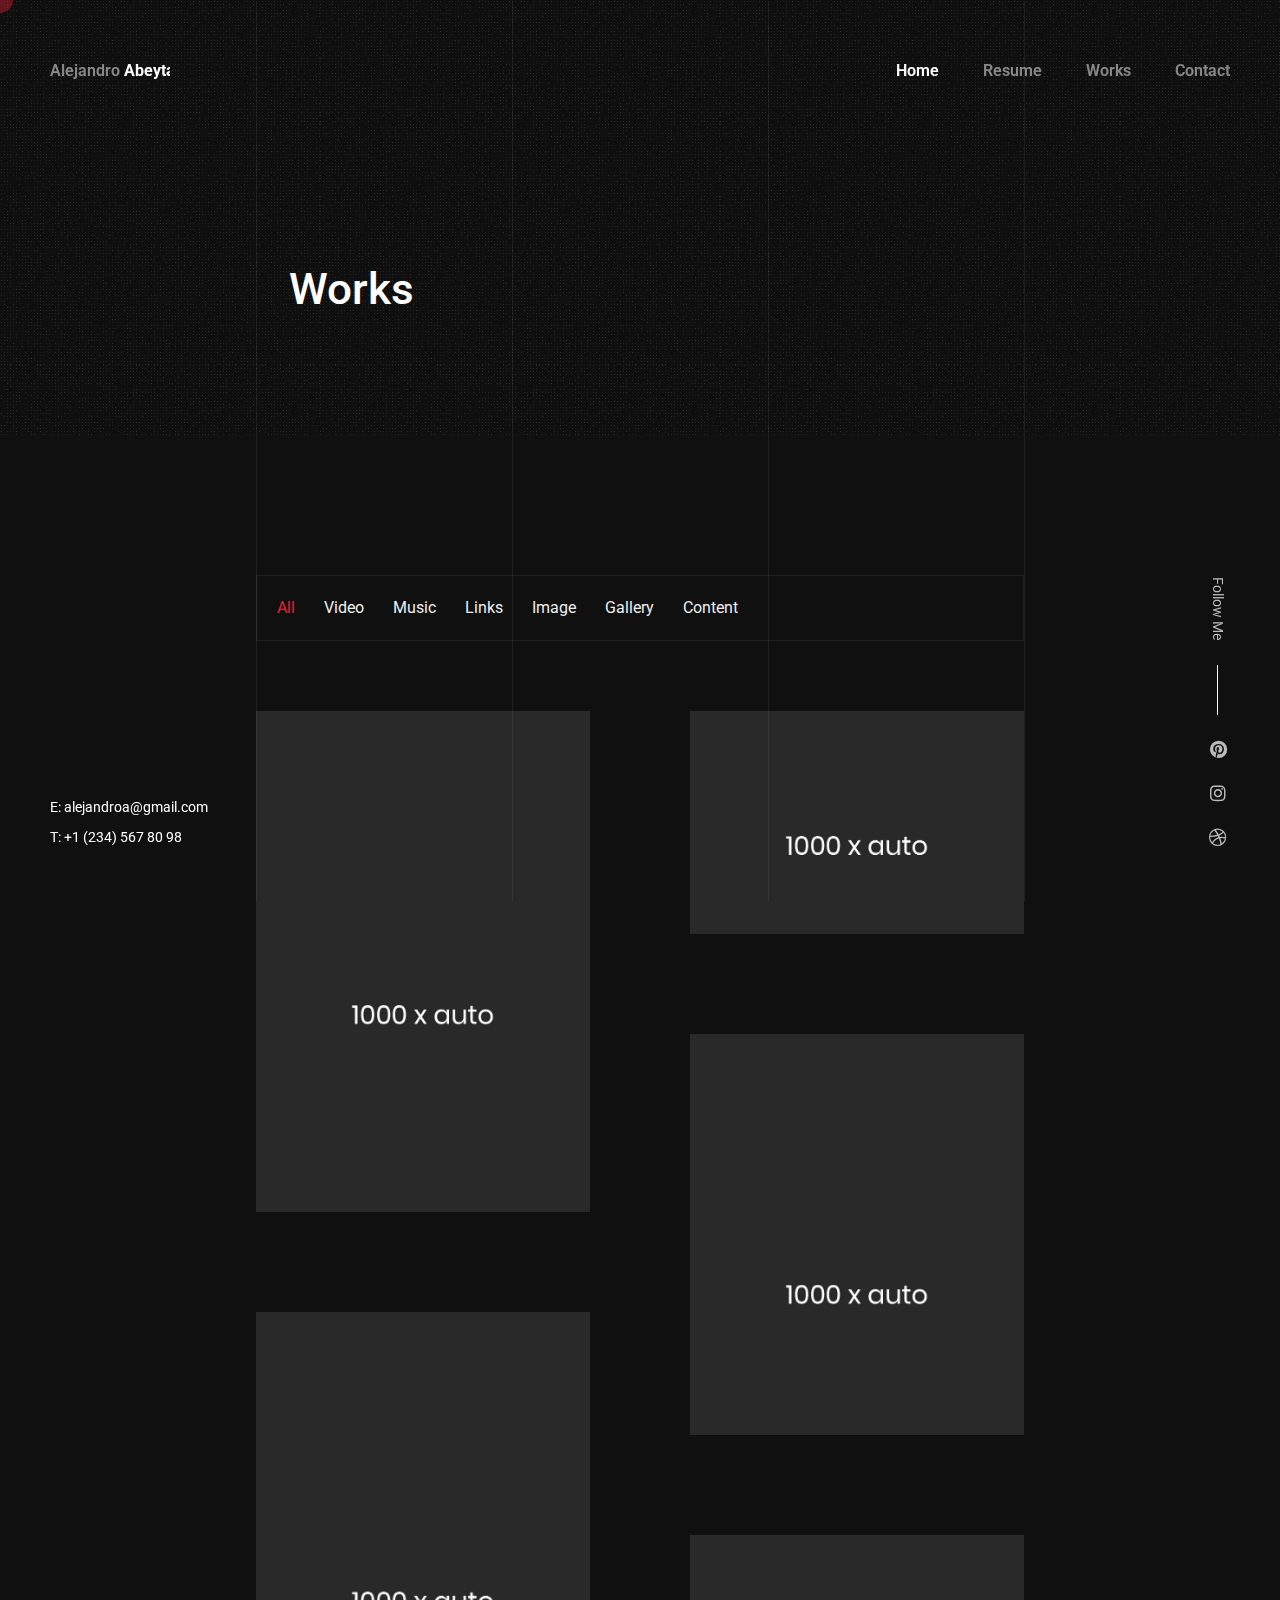
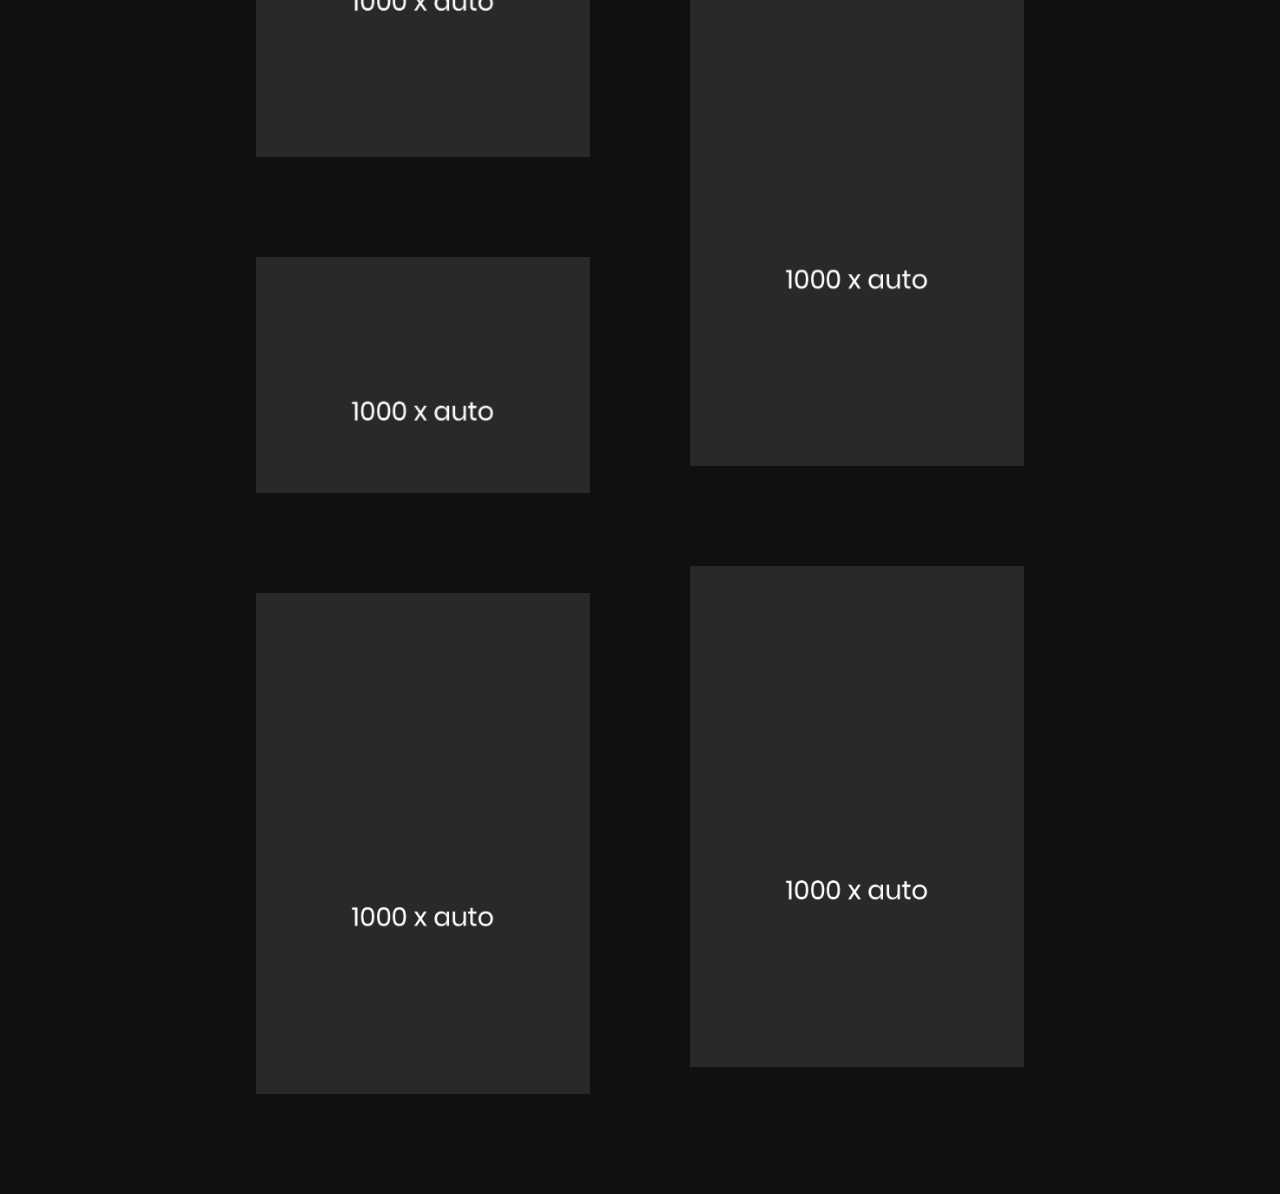
<file: services.html>
<!doctype html>
<html lang="en-US">
<head>

	<!-- Meta -->
	<meta charset="UTF-8">
	<meta name="viewport" content="width=device-width, initial-scale=1, maximum-scale=1" />
	<meta name="description" content="CV & Resume Template" />
	<meta name="keywords" content="vcard, resposnive, resume, personal, card, cv, cvio, portfolio" />
	<meta name="author" content="beshleyua" />

	<!-- Title -->
	<title>Cvio - Resume/CV Template</title>

	<!-- Fonts -->
	<link href="https://fonts.googleapis.com/css?family=Roboto:100,100i,300,300i,400,400i,500,500i,700,700i,900,900i&display=swap&subset=cyrillic" rel="stylesheet">

	<!-- Styles -->
	<link rel="stylesheet" href="css/basic.css" />
	<link rel="stylesheet" href="css/layout.css" />
	<link rel="stylesheet" href="css/magnific-popup.css" />
	<link rel="stylesheet" href="css/animate.css" />
	<link rel="stylesheet" href="css/jarallax.css" />
	<link rel="stylesheet" href="css/swiper.css" />
	<link rel="stylesheet" href="css/fontawesome.css" />
	<link rel="stylesheet" href="css/brands.css" />
	<link rel="stylesheet" href="css/solid.css" />

	<!-- Theme Colors
	<link rel="stylesheet" href="css/theme-colors/blue.css" />
	<link rel="stylesheet" href="css/theme-colors/green.css" />
	<link rel="stylesheet" href="css/theme-colors/orange.css" />
	<link rel="stylesheet" href="css/theme-colors/brown.css" />
	<link rel="stylesheet" href="css/theme-colors/purple.css" />
	<link rel="stylesheet" href="css/theme-colors/red.css" />
	<link rel="stylesheet" href="css/theme-colors/beige.css" />
	<link rel="stylesheet" href="css/theme-colors/green_light.css" />
	<link rel="stylesheet" href="css/theme-colors/yellow.css" />
	<link rel="stylesheet" href="css/theme-colors/yellow_light.css" />
	-->
		
	<!--[if lt IE 9]>
	<script src="http://css3-mediaqueries-js.googlecode.com/svn/trunk/css3-mediaqueries.js"></script>
	<script src="http://html5shim.googlecode.com/svn/trunk/html5.js"></script>
	<![endif]-->

	<link rel="shortcut icon" href="images/favicons/favicon.ico">

</head>

<body>

	<!-- Preloader -->
	<div class="preloader">
		<div class="centrize full-width">
			<div class="vertical-center">
				<div class="spinner">
					<div class="double-bounce1"></div>
					<div class="double-bounce2"></div>
				</div>
			</div>
		</div>
	</div>
	
	<!-- Container -->
	<div class="container">

		<!-- Cursor -->
		<div class="cursor-follower"></div>
	
		<!-- Header -->
		<header class="header">
			<div class="head-top">

				<!-- menu button -->
				<a href="#" class="menu-btn"><span></span></a>

				<!-- logo -->
				<div class="logo hover-masks-logo">
					<a href="#">
						<span class="mask-lnk">Alejandro <strong>Abeyta</strong></span>
						<span class="mask-lnk mask-lnk-hover">Download <strong>CV</strong></span>
					</a>
				</div>
				
				<!-- top menu -->						
				<div class="top-menu hover-masks">
					<div class="top-menu-nav">	
						<div class="menu-topmenu-container">
							<ul class="menu">
								<li class="menu-item  current-menu-item">
									<a href="index.html">Home</a>
									
								</li>
								<li class="menu-item ">
									<a href="resume.html">Resume</a>
									
								</li>
								<li class="menu-item ">
									<a href="works.html">Works</a>
									
								</li>
								<li class="menu-item ">
									<a href="contacts.html">Contact</a>
									
								</li>
							</ul>
						</div>
					</div>
				</div>


			</div>
		</header>
		
		<!-- Wrapper -->
		<div class="wrapper">	

			<!-- Section Started -->
			<div class="section started layout-creative" id="section-started">

				<!-- background -->
				<div class="video-bg">
					<div class="video-bg-mask"></div>
					<div class="video-bg-texture" id="grained_container"></div>
				</div>

				<!-- started content -->
				<div class="centrize full-width">
					<div class="vertical-center">
						<div class="started-content">
							<h1 class="h-title">Works</h1>
							<div class="h-subtitles">
								<div class="h-subtitle typing-subtitle" style="display: none;">
									<p>I code cool <strong>websites</strong></p>
									<p>I develop <strong>mobile apps</strong></p>
									<p>I love <strong>wordpress</strong></p>
								</div>
								<span class="typed-subtitle"></span>
							</div>
						</div>
					</div>
				</div>

				<!-- mosue button -->
				<a href="#" class="mouse_btn" style="display: none;"><span class="icon fas fa-chevron-down"></span></a>

			</div>

			<!-- Works -->
			<div class="section works" id="section-portfolio">
				<div class="content">
				
					<!-- portfolio filter -->
					<div class="filter-menu content-box">
						<div class="filters">
							<div class="btn-group">
								<label data-text="All" class="glitch-effect"><input type="radio" name="fl_radio" value=".box-item" />All</label>
							</div>
							<div class="btn-group">
								<label data-text="Video"><input type="radio" name="fl_radio" value=".f-video" />Video</label>
							</div>
							<div class="btn-group">
								<label data-text="Music"><input type="radio" name="fl_radio" value=".f-music" />Music</label>
							</div>
							<div class="btn-group">
								<label data-text="Links"><input type="radio" name="fl_radio" value=".f-links" />Links</label>
							</div>
							<div class="btn-group">
								<label data-text="Image"><input type="radio" name="fl_radio" value=".f-image" />Image</label>
							</div>
							<div class="btn-group">
								<label data-text="Gallery"><input type="radio" name="fl_radio" value=".f-gallery" />Gallery</label>
							</div>
							<div class="btn-group">
								<label data-text="Content"><input type="radio" name="fl_radio" value=".f-content" />Content</label>
							</div>
						</div>
					</div>
					
					<!-- portfolio items -->
					<div class="box-items portfolio-items">

						<div class="box-item f-gallery">
							<div class="image">
								<a href="#gallery-1" class="has-popup-gallery hover-animated">
									<img src="images/work1.jpg" class="wp-post-image" alt="" />
									<span class="info circle">
										<span class="centrize full-width">
											<span class="vertical-center">
												<span class="icon fas fa-images"></span>
												<span class="desc">
													<span class="category">Gallery</span>
													<span class="name">Shot in Iceland</span>
												</span>
											</span>
										</span>
									</span>
								</a>
								<div id="gallery-1" class="mfp-hide">
									<a href="images/work1.jpg"></a>
									<a href="images/work2.jpg"></a>
									<a href="images/work3.jpg"></a>
									<a href="images/work4.jpg"></a>
								</div>	
							</div>
						</div>

						<div class="box-item f-links"> <!-- add class "animate-to-page" if need animated transition to page and delete target="_blank" -->
							<div class="image">
								<a href="https://google.com/" class="has-popup-link hover-animated" target="_blank">
									<img src="images/work3.jpg" class="wp-post-image" alt="" />
									<span class="info circle">
										<span class="centrize full-width">
											<span class="vertical-center">
												<span class="icon fas fa-link"></span>
												<span class="desc">
													<span class="category">Links</span>
													<span class="name">Nike Red</span>
												</span>
											</span>
										</span>
									</span>
								</a>	
							</div>
						</div>

						<div class="box-item f-video">
							<div class="image">
								<a href="https://youtu.be/S4L8T2kFFck" class="has-popup-video hover-animated">
									<img src="images/work2.jpg" class="wp-post-image" alt="" />
									<span class="info circle">
										<span class="centrize full-width">
											<span class="vertical-center">
												<span class="icon fas fa-video"></span>
												<span class="desc">
													<span class="category">Video</span>
													<span class="name">Fertility of Some Plants</span>
												</span>
											</span>
										</span>
									</span>
								</a>
							</div>
						</div>

						<div class="box-item f-image">
							<div class="image">
								<a href="images/work4.jpg" class="has-popup-image hover-animated">
									<img src="images/work4.jpg" class="wp-post-image" alt="" />
									<span class="info circle">
										<span class="centrize full-width">
											<span class="vertical-center">
												<span class="icon fas fa-image"></span>
												<span class="desc">
													<span class="category">Image</span>
													<span class="name">Inspiration in Cap Haitian</span>
												</span>
											</span>
										</span>
									</span>
								</a>
							</div>
						</div>

						<div class="box-item f-image">
							<div class="image">
								<a href="images/work7.jpg" class="has-popup-image hover-animated">
									<img src="images/work7.jpg" class="wp-post-image" alt="" />
									<span class="info circle">
										<span class="centrize full-width">
											<span class="vertical-center">
												<span class="icon fas fa-image"></span>
												<span class="desc">
													<span class="category">Image</span>
													<span class="name">Water and Shore</span>
												</span>
											</span>
										</span>
									</span>
								</a>
							</div>
						</div>

						<div class="box-item f-music">
							<div class="image">
								<a href="https://w.soundcloud.com/player/?visual=true&#038;url=http%3A%2F%2Fapi.soundcloud.com%2Ftracks%2F221650664&#038;show_artwork=true" class="has-popup-music hover-animated">
									<img src="images/work6.jpg" class="wp-post-image" alt="" />
									<span class="info circle">
										<span class="centrize full-width">
											<span class="vertical-center">
												<span class="icon fas fa-music"></span>
												<span class="desc">
													<span class="category">Music</span>
													<span class="name">Dark Bike</span>
												</span>
											</span>
										</span>
									</span>
								</a>
							</div>
						</div>

						<div class="box-item f-gallery">
							<div class="image">
								<a href="#gallery-2" class="has-popup-gallery hover-animated">
									<img src="images/work5.jpg" class="wp-post-image" alt="" />
									<span class="info circle">
										<span class="centrize full-width">
											<span class="vertical-center">
												<span class="icon fas fa-images"></span>
												<span class="desc">
													<span class="category">Gallery</span>
													<span class="name">Undulating Space</span>
												</span>
											</span>
										</span>
									</span>
								</a>
								<div id="gallery-2" class="mfp-hide">
									<a href="images/work5.jpg"></a>
									<a href="images/work1.jpg"></a>
									<a href="images/work2.jpg"></a>
									<a href="images/work3.jpg"></a>
								</div>
							</div>
						</div>

						<div class="box-item f-content">
							<div class="image">
								<a href="#popup-1" class="has-popup-media hover-animated">
									<img src="images/work8.jpg" class="wp-post-image" alt="" />
									<span class="info circle">
										<span class="centrize full-width">
											<span class="vertical-center">
												<span class="icon fas fa-plus"></span>
												<span class="desc">
													<span class="category">Content</span>
													<span class="name">Curved Ceiling Ribs</span>
												</span>
											</span>
										</span>
									</span>
								</a>
							</div>
							<div id="popup-1" class="popup-box mfp-fade mfp-hide">
								<div class="content">
									<div class="image" style="background-image: url(images/work8.jpg);"></div>
									<div class="desc single-post-text">
										<div class="category">Content</div>
										<h4>Hand holding pyramid painting</h4>
										<p>
											Now there is more fashion. There is no so-called trends. Now chase after anything not necessary — nor for fashionable color nor the shape, nor for style. Think about the content that you want to invest in a created object, and only then will form. The thing is your spirit. A spirit unlike forms hard copy.
										</p>
										<ul>
											<li>Now there is more fashion. There is no so-called trends.</li>
											<li>Now chase after anything not necessary — nor for fashionable color nor the shape, nor for style.</li>
											<li>Think about the content that you want to invest in a created object, and only then will form.</li>
											<li>The thing is your spirit. A spirit unlike forms hard copy.</li>
										</ul>
										<p>
											Now there is more fashion. There is no so-called trends. Now chase after anything not necessary — nor for fashionable color nor the shape, nor for style. Think about the content that you want to invest in a created object, and only then will form. The thing is your spirit. A spirit unlike forms hard copy.
										</p>
										<a href="works_single_1.html" class="btn hover-animated">
											<span class="circle"></span>
											<span class="lnk">View Project</span>
										</a>
									</div>
								</div>
							</div>
						</div>

					</div>

					<div class="clear"></div>
				</div>
			</div>	

		</div>
		
		<!-- Footer -->
		<footer class="footer">
			<div class="copy">
				<p>E: alejandroa@gmail.com</p>
				<p>T: +1 (234) 567 80 98</p>
			</div>
			<div class="soc-box">
				<div class="follow-label">Follow Me</div>
				<div class="soc">
					<a target="_blank" href="https://www.pinterest.com/">
						<span class="icon fab fa-pinterest"></span>
					</a>
					<a target="_blank" href="https://www.instagram.com/">
						<span class="icon fab fa-instagram"></span>
					</a>
					<a target="_blank" href="https://dribbble.com/">
						<span class="icon fab fa-dribbble"></span>
					</a>
				</div>
			</div>
			<div class="clear"></div>
		</footer>

		<!-- Lines -->
		<div class="lines">
			<div class="line-col"></div>
			<div class="line-col"></div>
			<div class="line-col"></div>
			<div class="line-col"></div>
			<div class="line-col"></div>
		</div>
		
	</div>

	<!-- Scripts -->
	<script src="js/jquery.min.js"></script>
	<script src="js/jquery.validate.js"></script>
	<script src="js/magnific-popup.js"></script>
	<script src="js/simpleParallax.js"></script>
	<script src="js/typed.js"></script>
	<script src="js/jarallax.js"></script>
	<script src="js/jarallax-video.js"></script>
	<script src="js/jarallax-element.js"></script>
	<script src="js/imagesloaded.pkgd.js"></script>
	<script src="js/isotope.pkgd.js"></script>
	<script src="js/swiper.js"></script>
	<script src="js/grained.js"></script>
	<script src="js/scripts.js"></script>

</body>
</html>
</file>
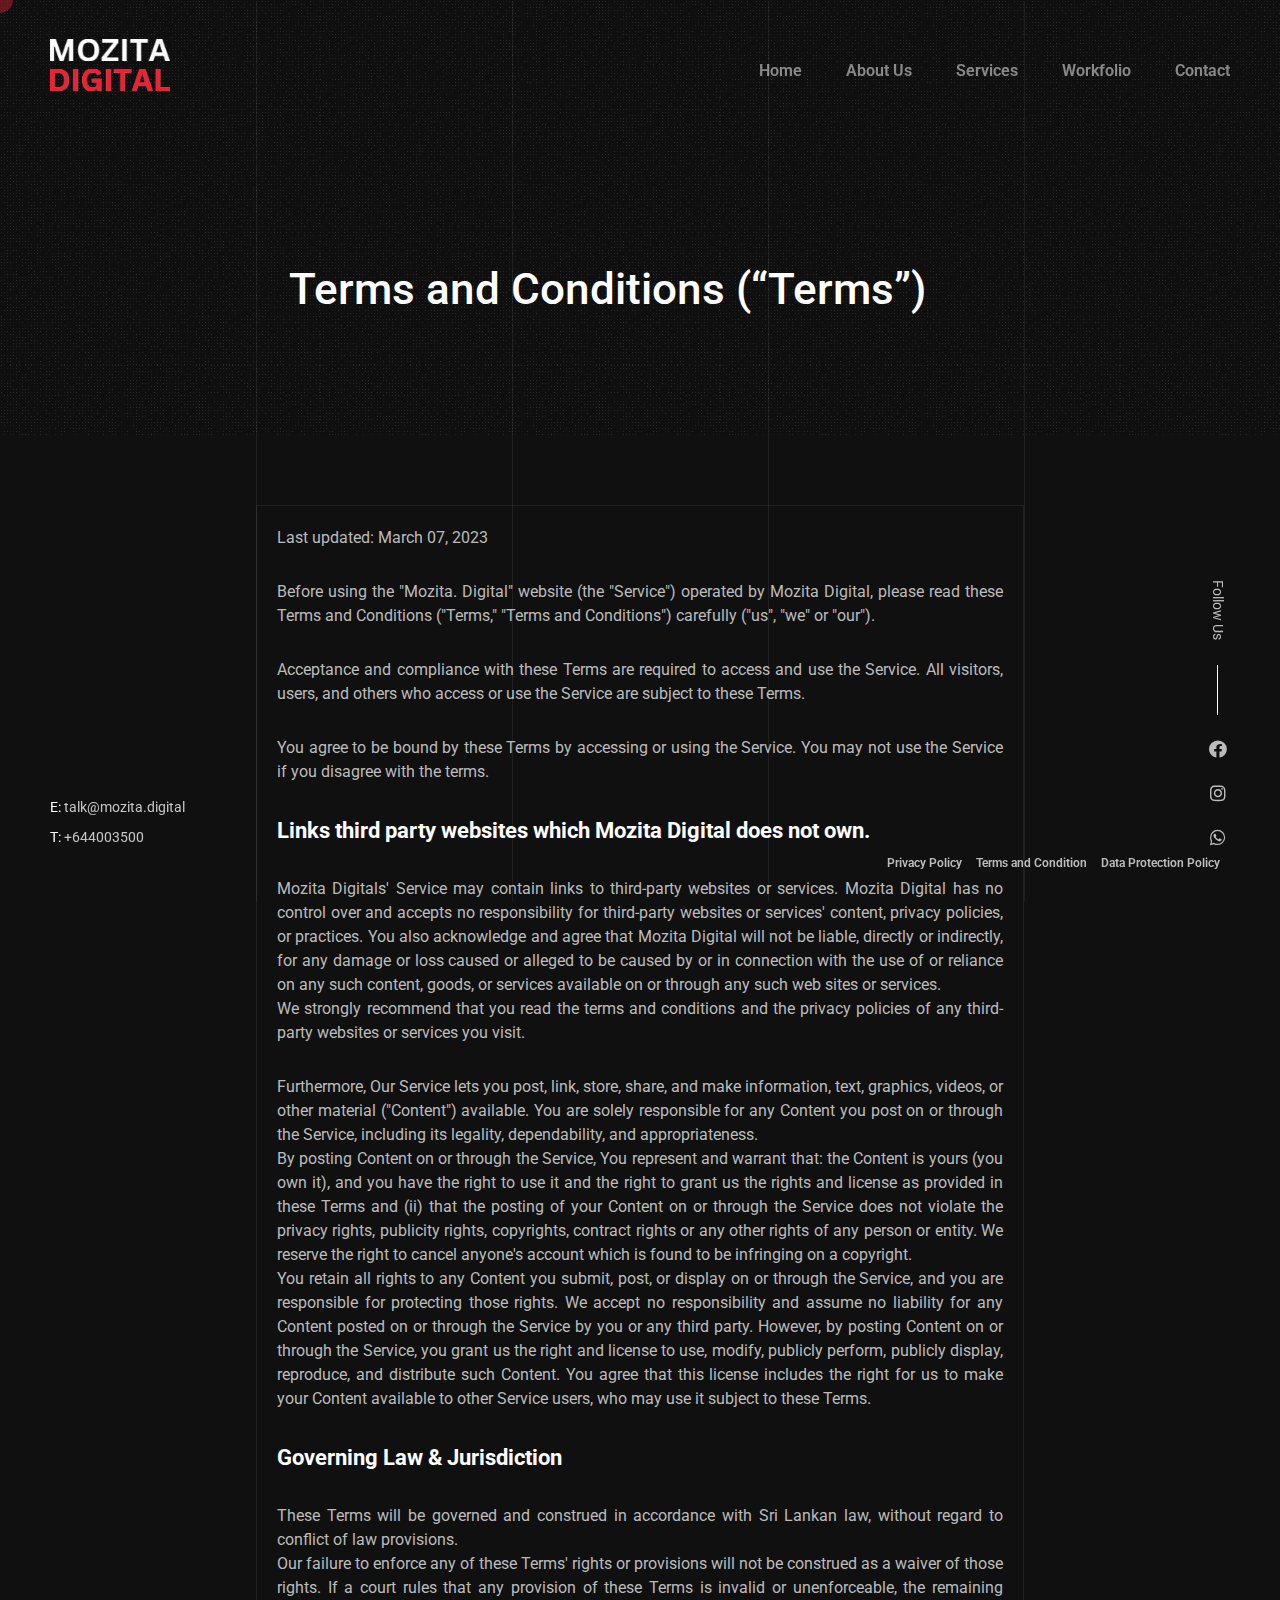
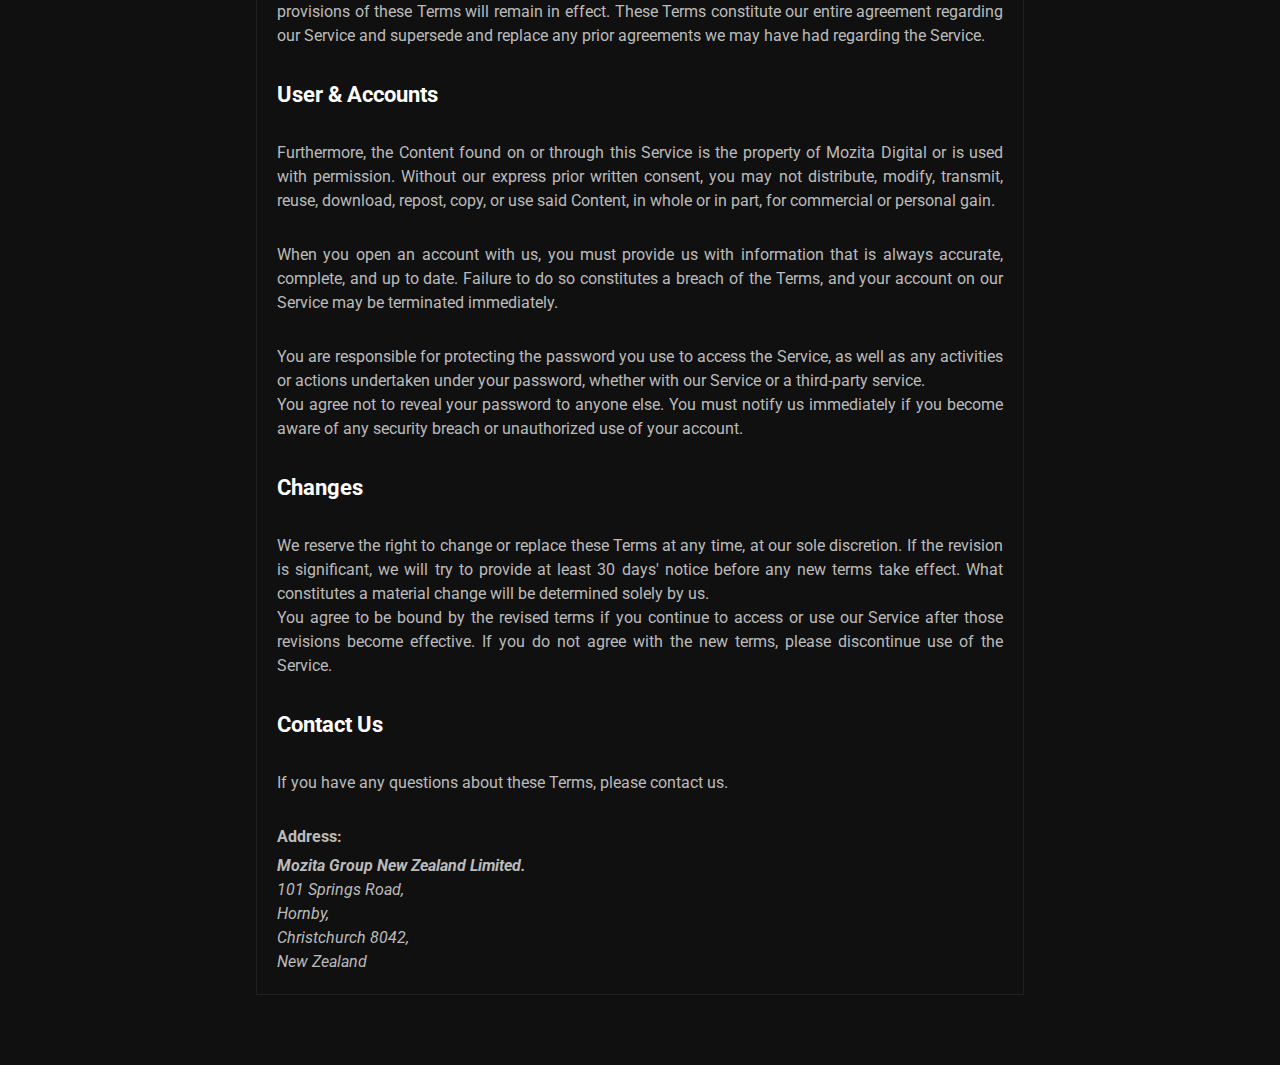
<file: terms.html>
<!doctype html>
<html lang="en-US">

<head>

    <!-- Meta -->
    <meta charset="UTF-8">
    <meta name="viewport" content="width=device-width, initial-scale=1, maximum-scale=1" />
    <meta name="description" content="CV & Resume Template" />
    <meta name="keywords" content="vcard, resposnive, resume, personal, card, cv, cvio, portfolio" />
    <meta name="author" content="Mozita Digital" />

    <!-- Title -->
    <title>Mozita Digital</title>

    <!-- Fonts -->
    <link
        href="https://fonts.googleapis.com/css?family=Roboto:100,100i,300,300i,400,400i,500,500i,700,700i,900,900i&display=swap&subset=cyrillic"
        rel="stylesheet">

    <!-- Styles -->
    <link rel="stylesheet" href="css/basic.css" />
    <link rel="stylesheet" href="css/layout.css" />
    <link rel="stylesheet" href="css/magnific-popup.css" />
    <link rel="stylesheet" href="css/animate.css" />
    <link rel="stylesheet" href="css/jarallax.css" />
    <link rel="stylesheet" href="css/swiper.css" />
    <link rel="stylesheet" href="css/fontawesome.css" />
    <link rel="stylesheet" href="css/brands.css" />
    <link rel="stylesheet" href="css/solid.css" />
    <!-- Custom Styles -->
    <link rel="stylesheet" href="css/style.css" />

    <!-- Theme Colors
	<link rel="stylesheet" href="css/theme-colors/blue.css" />
	<link rel="stylesheet" href="css/theme-colors/green.css" />
	<link rel="stylesheet" href="css/theme-colors/orange.css" />
	<link rel="stylesheet" href="css/theme-colors/brown.css" />
	<link rel="stylesheet" href="css/theme-colors/purple.css" />
	<link rel="stylesheet" href="css/theme-colors/red.css" />
	<link rel="stylesheet" href="css/theme-colors/beige.css" />
	<link rel="stylesheet" href="css/theme-colors/green_light.css" />
	<link rel="stylesheet" href="css/theme-colors/yellow.css" />
	<link rel="stylesheet" href="css/theme-colors/yellow_light.css" />
	-->

    <!--[if lt IE 9]>
	<script src="http://css3-mediaqueries-js.googlecode.com/svn/trunk/css3-mediaqueries.js"></script>
	<script src="http://html5shim.googlecode.com/svn/trunk/html5.js"></script>
	<![endif]-->

    <link rel="shortcut icon" href="images/favicons/favicon.png">

</head>

<body>

    <!-- Preloader -->
    <div class="preloader">
        <div class="centrize full-width">
            <div class="vertical-center">
                <div class="spinner">
                    <div class="double-bounce1"></div>
                    <div class="double-bounce2"></div>
                </div>
            </div>
        </div>
    </div>

    <!-- Container -->
    <div class="container">

        <!-- Cursor -->
        <div class="cursor-follower"></div>

        <!-- Header -->
        <header class="header">
            <div class="head-top">

                <!-- menu button -->
                <a href="#" class="menu-btn"><span></span></a>

                <!-- logo -->
                <div class="logo hover-masks-logo">
                    <a href="index.html">
                        <div class="log_img1">
                            <span class="sp_left1"><img src="images/logo1.png" alt=""></span>
                            <span class="sp_left2"><img src="images/logo1.png" alt=""></span>
                        </div>
                        <div class="log_img2">
                            <span class="sp_right1"><img src="images/logo2.png" alt=""></span>
                            <span class="sp_right2"><img src="images/logo2.png" alt=""></span>
                        </div>
                        <!-- <span class="mask-lnk">Alejandro <strong>Abeyta</strong></span>
						<span class="mask-lnk mask-lnk-hover">Download <strong>CV</strong></span> -->
                    </a>
                </div>

                <!-- top menu -->
                <div class="top-menu hover-masks">
                    <div class="top-menu-nav">
                        <div class="menu-topmenu-container">
                            <ul class="menu">
                                <li class="menu-item ">
                                    <a href="index.html">Home</a>
                                </li>

                                <li class="menu-item ">
                                    <a href="aboutus.html">About Us</a>
                                </li>

                                <li class="menu-item ">
                                    <a href="service.html">Services</a>
                                </li>

                                <li class="menu-item ">
                                    <a href="folio.html">Workfolio</a>
                                </li>

                                <li class="menu-item ">
                                    <a href="contacts.html">Contact</a>

                                </li>
                            </ul>
                        </div>
                    </div>
                </div>


            </div>
        </header>

        <!-- Wrapper -->
        <div class="wrapper">

            <!-- Section Started -->
            <div class="section started layout-creative" id="section-started">

                <!-- background -->
                <div class="video-bg">
                    <div class="video-bg-mask"></div>
                    <div class="video-bg-texture" id="grained_container"></div>
                </div>

                <!-- started content -->
                <div class="centrize full-width">
                    <div class="vertical-center">
                        <div class="started-content">
                            <h1 class="h-title">Terms and Conditions (“Terms”)</h1>
                            <div class="h-subtitles">
                                <div class="h-subtitle typing-bread">
                                    <p class="breadcrumbs">
                                        <a href="index.html">Home</a> / Terms and Condition
                                    </p>
                                </div>
                                <span class="typed-bread"></span>
                            </div>
                        </div>
                    </div>
                </div>

                <!-- mosue button -->
                <a href="#" class="mouse_btn" style="display: none;"><span class="icon fas fa-chevron-down"></span></a>

            </div>

        </div>

        <!-- Section Custom Text -->
        <div class="section custom-text" id="section-custom-text">
            <div class="content">

                <!-- <div class="title">
                        <div class="title_inner">Custom Text</div>
                    </div> -->

                <div class="content-box">
                    <div class="single-post-text policy">

                        <p>Last updated: March 07, 2023</p>
                        <p>
                            Before using the "Mozita. Digital" website (the "Service") operated by Mozita Digital,
                            please read these Terms and Conditions ("Terms," "Terms and Conditions") carefully ("us",
                            "we" or "our").
                        </p>
                        <p>Acceptance and compliance with these Terms are required to access and use the Service. All
                            visitors, users, and others who access or use the Service are subject to these Terms.</p>
                        <p>You agree to be bound by these Terms by accessing or using the Service. You may not use the
                            Service if you disagree with the terms.</p>
                        <h4>Links third party websites which Mozita Digital does not own.</h4>
                        <p>Mozita Digitals' Service may contain links to third-party websites or services.
                            Mozita Digital has no control over and accepts no responsibility for third-party websites or
                            services' content, privacy policies, or practices. You also acknowledge and agree that
                            Mozita Digital will not be liable, directly or indirectly, for any damage or loss caused or
                            alleged to be caused by or in connection with the use of or reliance on any such content,
                            goods, or services available on or through any such web sites or services. <br>
                            We strongly recommend that you read the terms and conditions and the privacy policies of any
                            third-party websites or services you visit.
                        </p>
                        <p>
                            Furthermore, Our Service lets you post, link, store, share, and make information, text,
                            graphics, videos, or other material ("Content") available.
                            You are solely responsible for any Content you post on or through the Service, including its
                            legality, dependability, and appropriateness. <br>
                            By posting Content on or through the Service, You represent and warrant that: the Content is
                            yours (you own it), and you have the right to use it and the right to grant us the rights
                            and license as provided in these Terms and (ii) that the posting of your Content on or
                            through the Service does not violate the privacy rights, publicity rights, copyrights,
                            contract rights or any other rights of any person or entity. We reserve the right to cancel
                            anyone's account which is found to be infringing on a copyright. <br>
                            You retain all rights to any Content you submit, post, or display on or through the Service,
                            and you are responsible for protecting those rights. We accept no responsibility and assume
                            no liability for any Content posted on or through the Service by you or any third party.
                            However, by posting Content on or through the Service, you grant us the right and license to
                            use, modify, publicly perform, publicly display, reproduce, and distribute such Content. You
                            agree that this license includes the right for us to make your Content available to other
                            Service users, who may use it subject to these Terms.

                        </p>
                        <h4>Governing Law & Jurisdiction</h4>
                        <p>These Terms will be governed and construed in accordance with Sri Lankan law, without regard
                            to conflict of law provisions.
                            <br>
                            Our failure to enforce any of these Terms' rights or provisions will not be construed as a
                            waiver of those rights. If a court rules that any provision of these Terms is invalid or
                            unenforceable, the remaining provisions of these Terms will remain in effect. These Terms
                            constitute our entire agreement regarding our Service and supersede and replace any prior
                            agreements we may have had regarding the Service.
                        </p>
                        <h4>User & Accounts</h4>
                        <p>Furthermore, the Content found on or through this Service is the property of Mozita Digital
                            or is used with permission. Without our express prior written consent, you may not
                            distribute, modify, transmit, reuse, download, repost, copy, or use said Content, in whole
                            or in part, for commercial or personal gain.
                        </p>
                        <p>When you open an account with us, you must provide us with information that is always
                            accurate, complete, and up to date. Failure to do so constitutes a breach of the Terms, and
                            your account on our Service may be terminated immediately.
                        </p>
                        <p>You are responsible for protecting the password you use to access the Service, as well as any
                            activities or actions undertaken under your password, whether with our Service or a
                            third-party service. <br>
                            You agree not to reveal your password to anyone else. You must notify us immediately if you
                            become aware of any security breach or unauthorized use of your account.
                        </p>
                        <h4>
                            Changes
                        </h4>
                        <p>We reserve the right to change or replace these Terms at any time, at our sole discretion. If
                            the revision is significant, we will try to provide at least 30 days' notice before any new
                            terms take effect. What constitutes a material change will be determined solely by us. <br>
                            You agree to be bound by the revised terms if you continue to access or use our Service
                            after those revisions become effective. If you do not agree with the new terms, please
                            discontinue use of the Service.
                        </p>
                        <h4>Contact Us</h4>
                        <p>If you have any questions about these Terms, please contact us.</p>
                        <p><b>Address:</b></p>
                        <p class="mt-5"><strong><i>Mozita Group New Zealand Limited.</i></strong>
                            <br>
                            <i>101 Springs Road, <br> Hornby, <br>
                                Christchurch 8042, <br> New Zealand</i>
                        </p>
                    </div>
                </div>

                <div class="clear"></div>
            </div>
        </div>

    </div>

    <!-- Footer -->
    <footer class="footer">
        <div class="copy">
            <p>E: <a href="mailto:talk@mozita.digital">talk@mozita.digital</a></p>
            <p>T: <a href="tel:+644003500">+644003500</a></p>
        </div>

        <div class="links">
            <a href="privacy-policy.html">Privacy Policy</a>
            <a href="terms.html">Terms and Condition</a>
            <!-- <a href="">Cookies</a> -->
            <a href="data-policy.html">Data Protection Policy</a>
            <!-- <a href="">Careers</a> -->
        </div>

        <div class="soc-box">
            <div class="follow-label">Follow Us</div>
            <div class="soc">
                <a target="_blank" href="https://www.facebook.com/mozitadigital/">
                    <span class="icon fab fa-facebook"></span>
                </a>
                <a target="_blank" href="https://www.instagram.com/mozitadigital/">
                    <span class="icon fab fa-instagram"></span>
                </a>
                <a target="_blank" href="https://whatsapp.com/">
                    <span class="icon fab fa-whatsapp"></span>
                </a>
            </div>
        </div>
        <div class="clear"></div>
    </footer>

    <!-- Lines -->
    <div class="lines">
        <div class="line-col"></div>
        <div class="line-col"></div>
        <div class="line-col"></div>
        <div class="line-col"></div>
        <div class="line-col"></div>
    </div>

    </div>

    <!-- Scripts -->
    <script src="js/jquery.min.js"></script>
    <script src="js/jquery.validate.js"></script>
    <script src="js/magnific-popup.js"></script>
    <script src="js/simpleParallax.js"></script>
    <script src="js/typed.js"></script>
    <script src="js/jarallax.js"></script>
    <script src="js/jarallax-video.js"></script>
    <script src="js/jarallax-element.js"></script>
    <script src="js/imagesloaded.pkgd.js"></script>
    <script src="js/isotope.pkgd.js"></script>
    <script src="js/swiper.js"></script>
    <script src="js/grained.js"></script>
    <script src="js/scripts.js"></script>

</body>

</html>
</file>
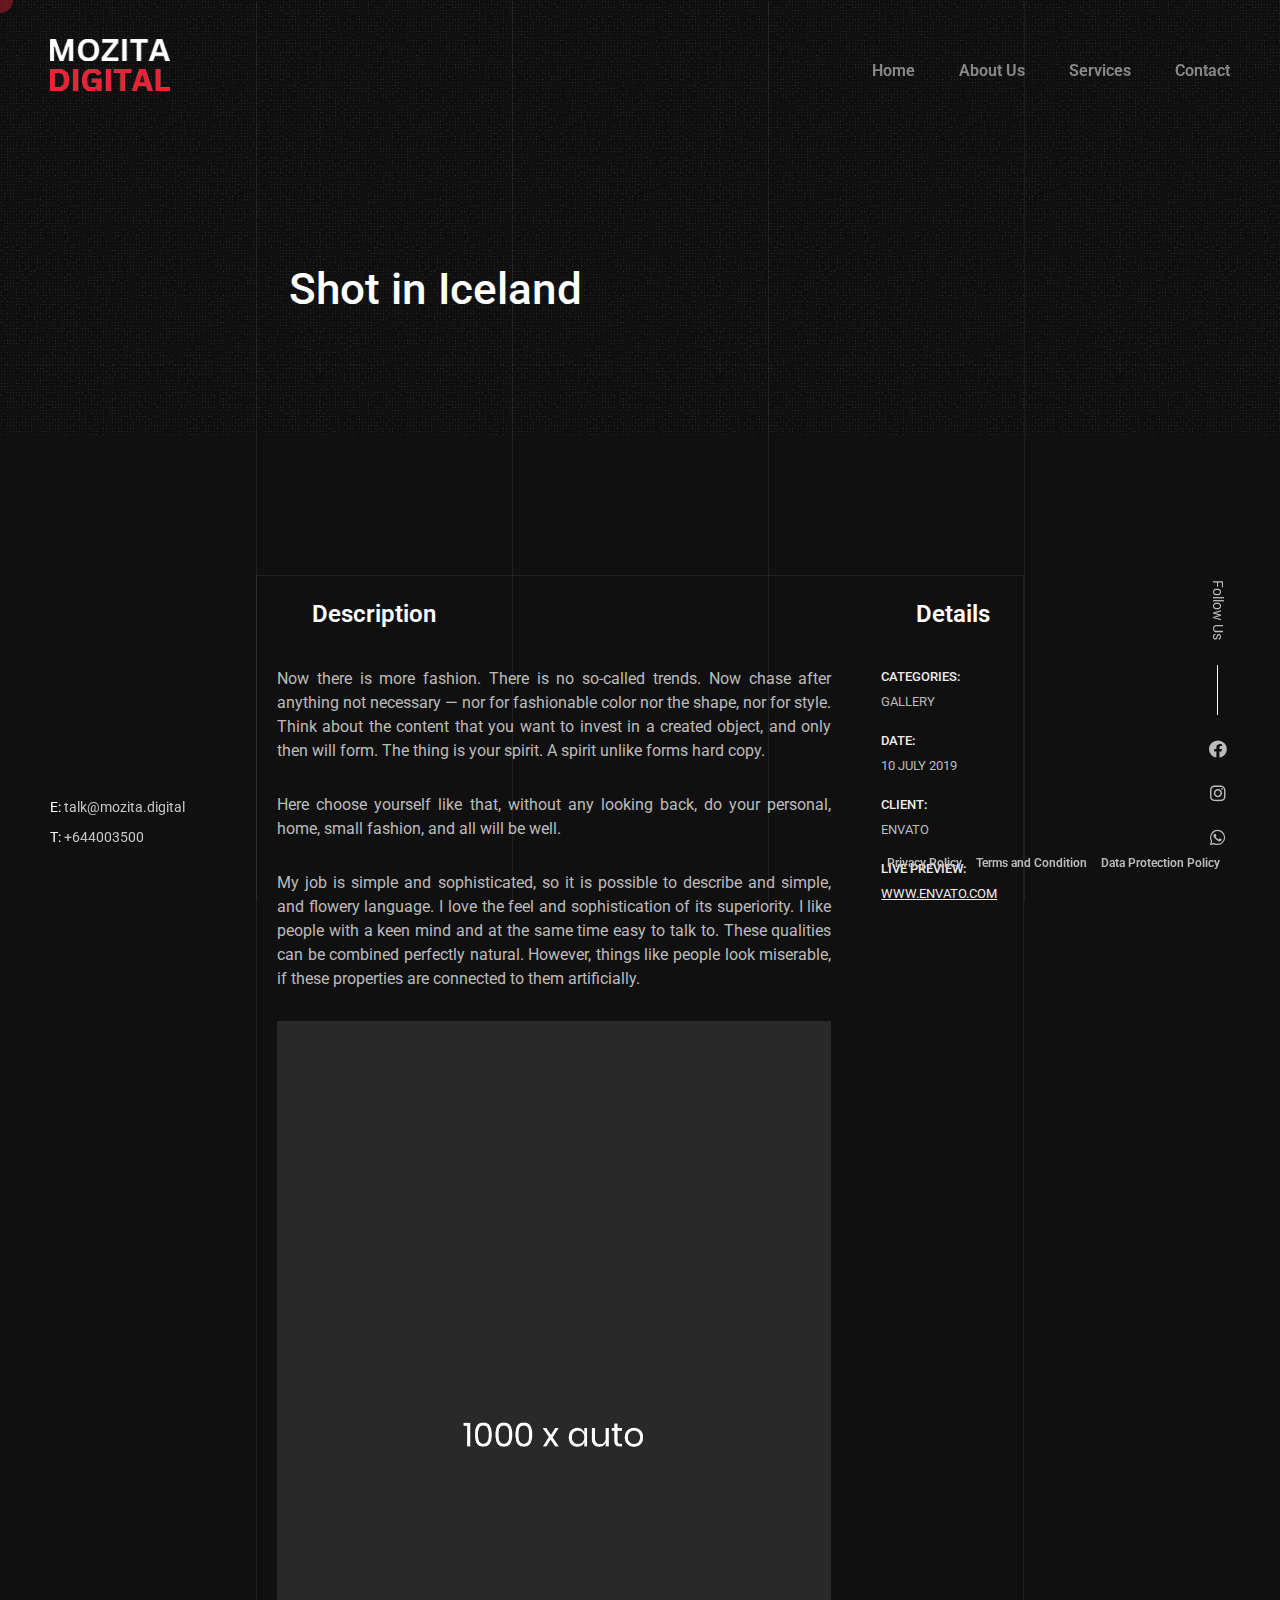
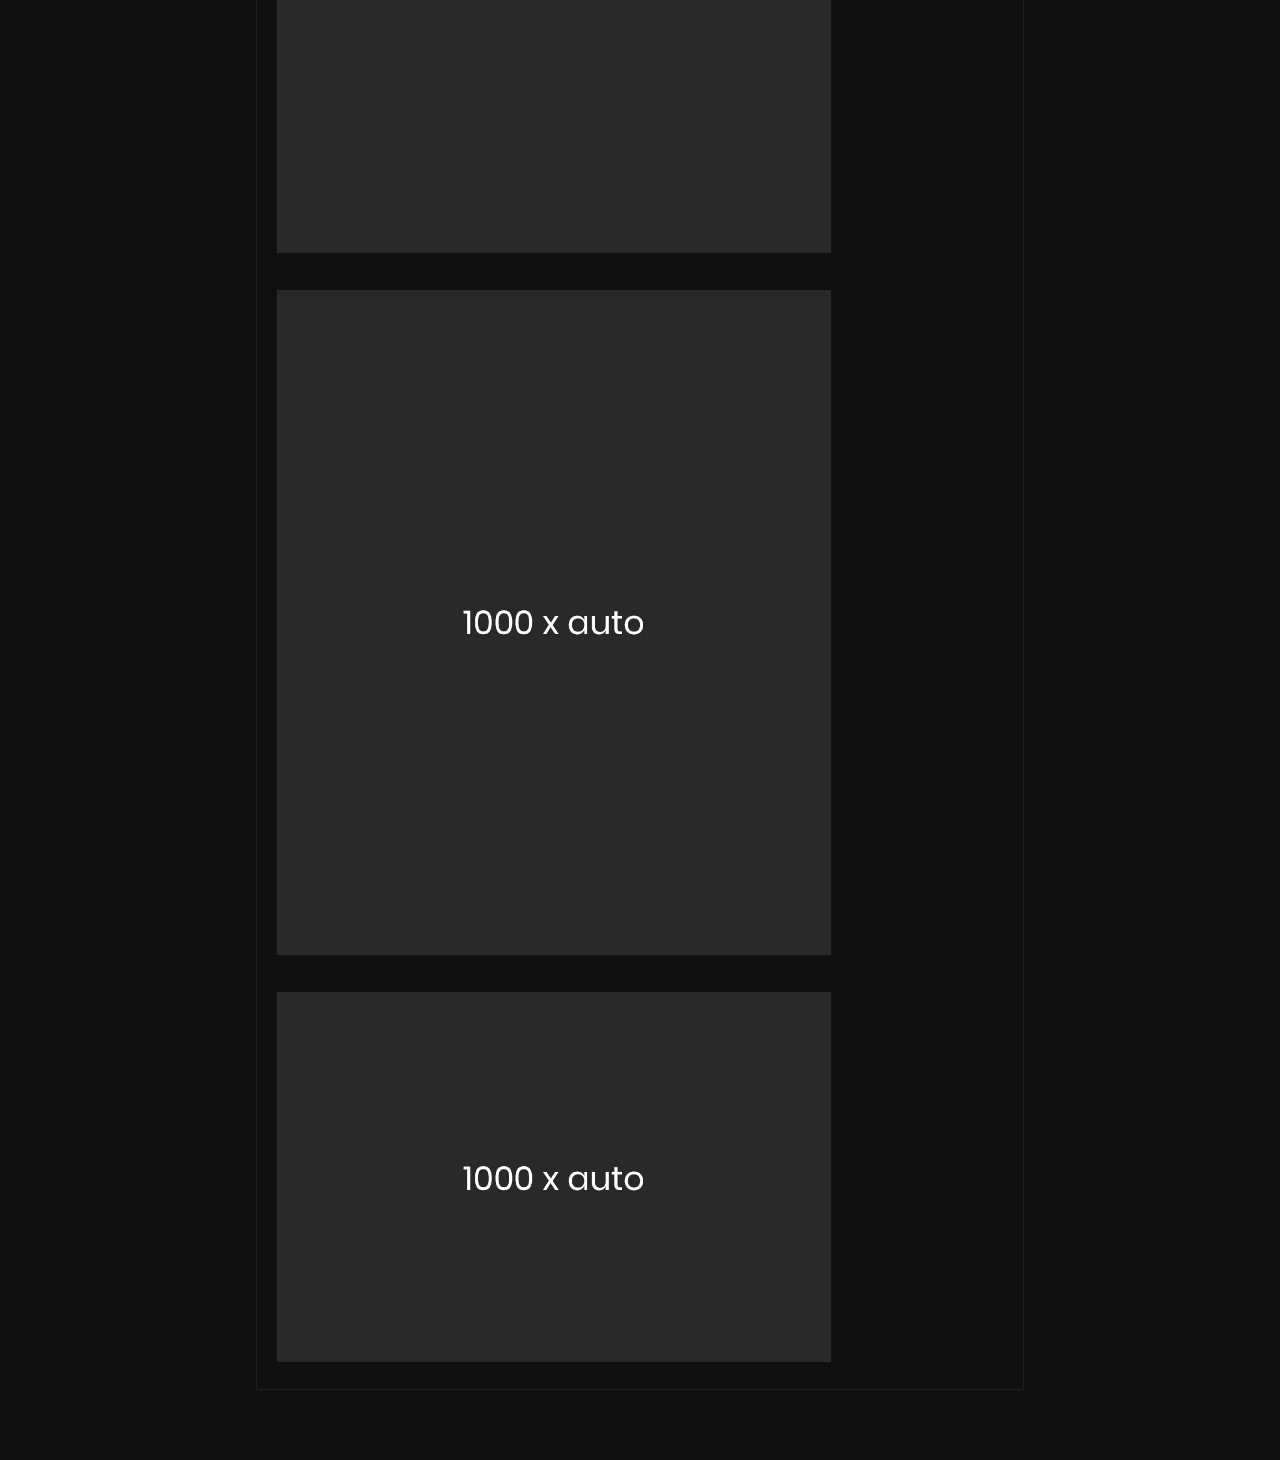
<file: work_single_creative.html>
<!doctype html>
<html lang="en-US">
<head>

	<!-- Meta -->
	<meta charset="UTF-8">
	<meta name="viewport" content="width=device-width, initial-scale=1, maximum-scale=1" />
	<meta name="description" content="CV & Resume Template" />
	<meta name="keywords" content="vcard, resposnive, resume, personal, card, cv, cvio, portfolio" />
	<meta name="author" content="Mozita Digital" />

	<!-- Title -->
	<title>Mozita Digital</title>

	<!-- Fonts -->
	<link href="https://fonts.googleapis.com/css?family=Roboto:100,100i,300,300i,400,400i,500,500i,700,700i,900,900i&display=swap&subset=cyrillic" rel="stylesheet">

	<!-- Styles -->
	<link rel="stylesheet" href="css/basic.css" />
	<link rel="stylesheet" href="css/layout.css" />
	<link rel="stylesheet" href="css/magnific-popup.css" />
	<link rel="stylesheet" href="css/animate.css" />
	<link rel="stylesheet" href="css/jarallax.css" />
	<link rel="stylesheet" href="css/swiper.css" />
	<link rel="stylesheet" href="css/fontawesome.css" />
	<link rel="stylesheet" href="css/brands.css" />
	<link rel="stylesheet" href="css/solid.css" />
	<!-- Custom Styles -->
	<link rel="stylesheet" href="css/style.css" />

	<!-- Theme Colors
	<link rel="stylesheet" href="css/theme-colors/blue.css" />
	<link rel="stylesheet" href="css/theme-colors/green.css" />
	<link rel="stylesheet" href="css/theme-colors/orange.css" />
	<link rel="stylesheet" href="css/theme-colors/brown.css" />
	<link rel="stylesheet" href="css/theme-colors/purple.css" />
	<link rel="stylesheet" href="css/theme-colors/red.css" />
	<link rel="stylesheet" href="css/theme-colors/beige.css" />
	<link rel="stylesheet" href="css/theme-colors/green_light.css" />
	<link rel="stylesheet" href="css/theme-colors/yellow.css" />
	<link rel="stylesheet" href="css/theme-colors/yellow_light.css" />
	-->
		
	<!--[if lt IE 9]>
	<script src="http://css3-mediaqueries-js.googlecode.com/svn/trunk/css3-mediaqueries.js"></script>
	<script src="http://html5shim.googlecode.com/svn/trunk/html5.js"></script>
	<![endif]-->

	<link rel="shortcut icon" href="images/favicons/favicon.png">

</head>

<body>

	<!-- Preloader -->
	<div class="preloader">
		<div class="centrize full-width">
			<div class="vertical-center">
				<div class="spinner">
					<div class="double-bounce1"></div>
					<div class="double-bounce2"></div>
				</div>
			</div>
		</div>
	</div>
	
	<!-- Container -->
	<div class="container">

		<!-- Cursor -->
		<div class="cursor-follower"></div>
	
		<!-- Header -->
		<header class="header">
			<div class="head-top">

				<!-- menu button -->
				<a href="#" class="menu-btn"><span></span></a>

				<!-- logo -->
				<div class="logo hover-masks-logo">
					<a href="index.html">
						<div class="log_img1">
							<span class="sp_left1"><img src="images/logo1.png" alt=""></span>
							<span class="sp_left2"><img src="images/logo1.png" alt=""></span>
						</div>
						<div class="log_img2">
							<span class="sp_right1"><img src="images/logo2.png" alt=""></span>
							<span class="sp_right2"><img src="images/logo2.png" alt=""></span>
						</div>
						<!-- <span class="mask-lnk">Alejandro <strong>Abeyta</strong></span>
						<span class="mask-lnk mask-lnk-hover">Download <strong>CV</strong></span> -->
					</a>
				</div>
				
				<!-- top menu -->						
				<div class="top-menu hover-masks">
					<div class="top-menu-nav">	
						<div class="menu-topmenu-container">
							<ul class="menu">
								<li class="menu-item ">
									<a href="index.html">Home</a>	
								</li>

								<li class="menu-item ">
									<a href="aboutus.html">About Us</a>
								</li>

								<li class="menu-item ">
									<a href="service.html">Services</a>
								</li>

								<!-- <li class="menu-item ">
									<a href="folio.html">Workfolio</a>
								</li> -->

								<li class="menu-item ">
									<a href="contacts.html">Contact</a>
								</li>
							</ul>
						</div>
					</div>
				</div>


			</div>
		</header>
		
		<!-- Wrapper -->
		<div class="wrapper">	

			<!-- Section Started -->
			<div class="section started layout-creative" id="section-started">

				<!-- background -->
				<div class="video-bg">
					<div class="video-bg-mask"></div>
					<div class="video-bg-texture" id="grained_container"></div>
				</div>

				<!-- started content -->
				<div class="centrize full-width">
					<div class="vertical-center">
						<div class="started-content">
							<h1 class="h-title">Shot in Iceland</h1>
							<div class="h-subtitles">
								<div class="h-subtitle typing-bread">
									<p class="breadcrumbs">
										<a href="index.html">Home</a> / <a href="works.html">Works</a> / Shot in Iceland
									</p>
								</div>
								<span class="typed-bread"></span>
							</div>
						</div>
					</div>
				</div>

				<!-- mosue button -->
				<a href="#" class="mouse_btn" style="display: none;"><span class="icon fas fa-chevron-down"></span></a>

			</div>

			<!-- Work Single -->
			<div class="section blog">
				<div class="content content-box">
					<div class="single-post-text">

						<!-- portfolio content -->
						<div class="portfolio-info portfolio-cols">
							<div class="description-col">
								
								<!-- title -->
								<div class="title">
									<div class="title_inner">Description</div>
								</div>

								<!-- text -->
								<div class="single-post-text">
									<p>
										Now there is more fashion. There is no so-called trends. Now chase after anything not necessary — nor for fashionable color nor the shape, nor for style. Think about the content that you want to invest in a created object, and only then will form. The thing is your spirit. A spirit unlike forms hard copy.
									</p>
									<p>
										Here choose yourself like that, without any looking back, do your personal, home, small fashion, and all will be well.
									</p>
									<p>
										My job is simple and sophisticated, so it is possible to describe and simple, and flowery language. I love the feel and sophistication of its superiority. I like people with a keen mind and at the same time easy to talk to. These qualities can be combined perfectly natural. However, things like people look miserable, if these properties are connected to them artificially.
									</p>

									<!-- gallery -->
									<div class="gallery-item">
										<p>
											<a href="images/work1.jpg">
												<img src="images/work1.jpg" alt="" />
											</a>
										</p>
										<p>
											<a href="images/work2.jpg">
												<img src="images/work2.jpg" alt="" />
											</a>
										</p>
										<p>
											<a href="images/work3.jpg">
												<img src="images/work3.jpg" alt="" />
											</a>
										</p>
									</div>

								</div>

							</div>
							<div class="details-col">

								<!-- title -->
								<div class="title">
									<div class="title_inner">Details</div>
								</div>

								<!-- details -->
								<ul class="details-list">
									<li><strong>Categories:</strong> Gallery</li>
									<li><strong>Date:</strong> 10 July 2019</li>
									<li><strong>Client:</strong> Envato</li>
									<li><strong>Live Preview:</strong> <a href="https://google.com/" target="_blank">www.envato.com</a></li>
								</ul>

							</div>
						</div>

					</div>
					<div class="clear"></div>
				</div>
			</div>

		</div>
		
		<!-- Footer -->
		<footer class="footer">
			<div class="copy">
				<p>E: <a href="mailto:talk@mozita.digital">talk@mozita.digital</a></p>
				<p>T: <a href="tel:+644003500">+644003500</a></p>
			</div>

			<div class="links">
				<a href="privacy-policy.html">Privacy Policy</a>
				<a href="terms.html">Terms and Condition</a>
				<!-- <a href="">Cookies</a> -->
				<a href="data-policy.html">Data Protection Policy</a>
				<!-- <a href="">Careers</a> -->
			</div>
			
			<div class="soc-box">
				<div class="follow-label">Follow Us</div>
				<div class="soc">
					<a target="_blank" href="https://www.facebook.com/mozitadigital/">
						<span class="icon fab fa-facebook"></span>
					</a>
					<a target="_blank" href="https://www.instagram.com/mozitadigital/">
						<span class="icon fab fa-instagram"></span>
					</a>
					<a target="_blank" href="https://whatsapp.com/">
						<span class="icon fab fa-whatsapp"></span>
					</a>
				</div>
			</div>
			<div class="clear"></div>
		</footer>

		<!-- Lines -->
		<div class="lines">
			<div class="line-col"></div>
			<div class="line-col"></div>
			<div class="line-col"></div>
			<div class="line-col"></div>
			<div class="line-col"></div>
		</div>
		
	</div>

	<!-- Scripts -->
	<script src="js/jquery.min.js"></script>
	<script src="js/jquery.validate.js"></script>
	<script src="js/magnific-popup.js"></script>
	<script src="js/simpleParallax.js"></script>
	<script src="js/typed.js"></script>
	<script src="js/jarallax.js"></script>
	<script src="js/jarallax-video.js"></script>
	<script src="js/jarallax-element.js"></script>
	<script src="js/imagesloaded.pkgd.js"></script>
	<script src="js/isotope.pkgd.js"></script>
	<script src="js/swiper.js"></script>
	<script src="js/grained.js"></script>
	<script src="js/scripts.js"></script>

</body>
</html>
</file>
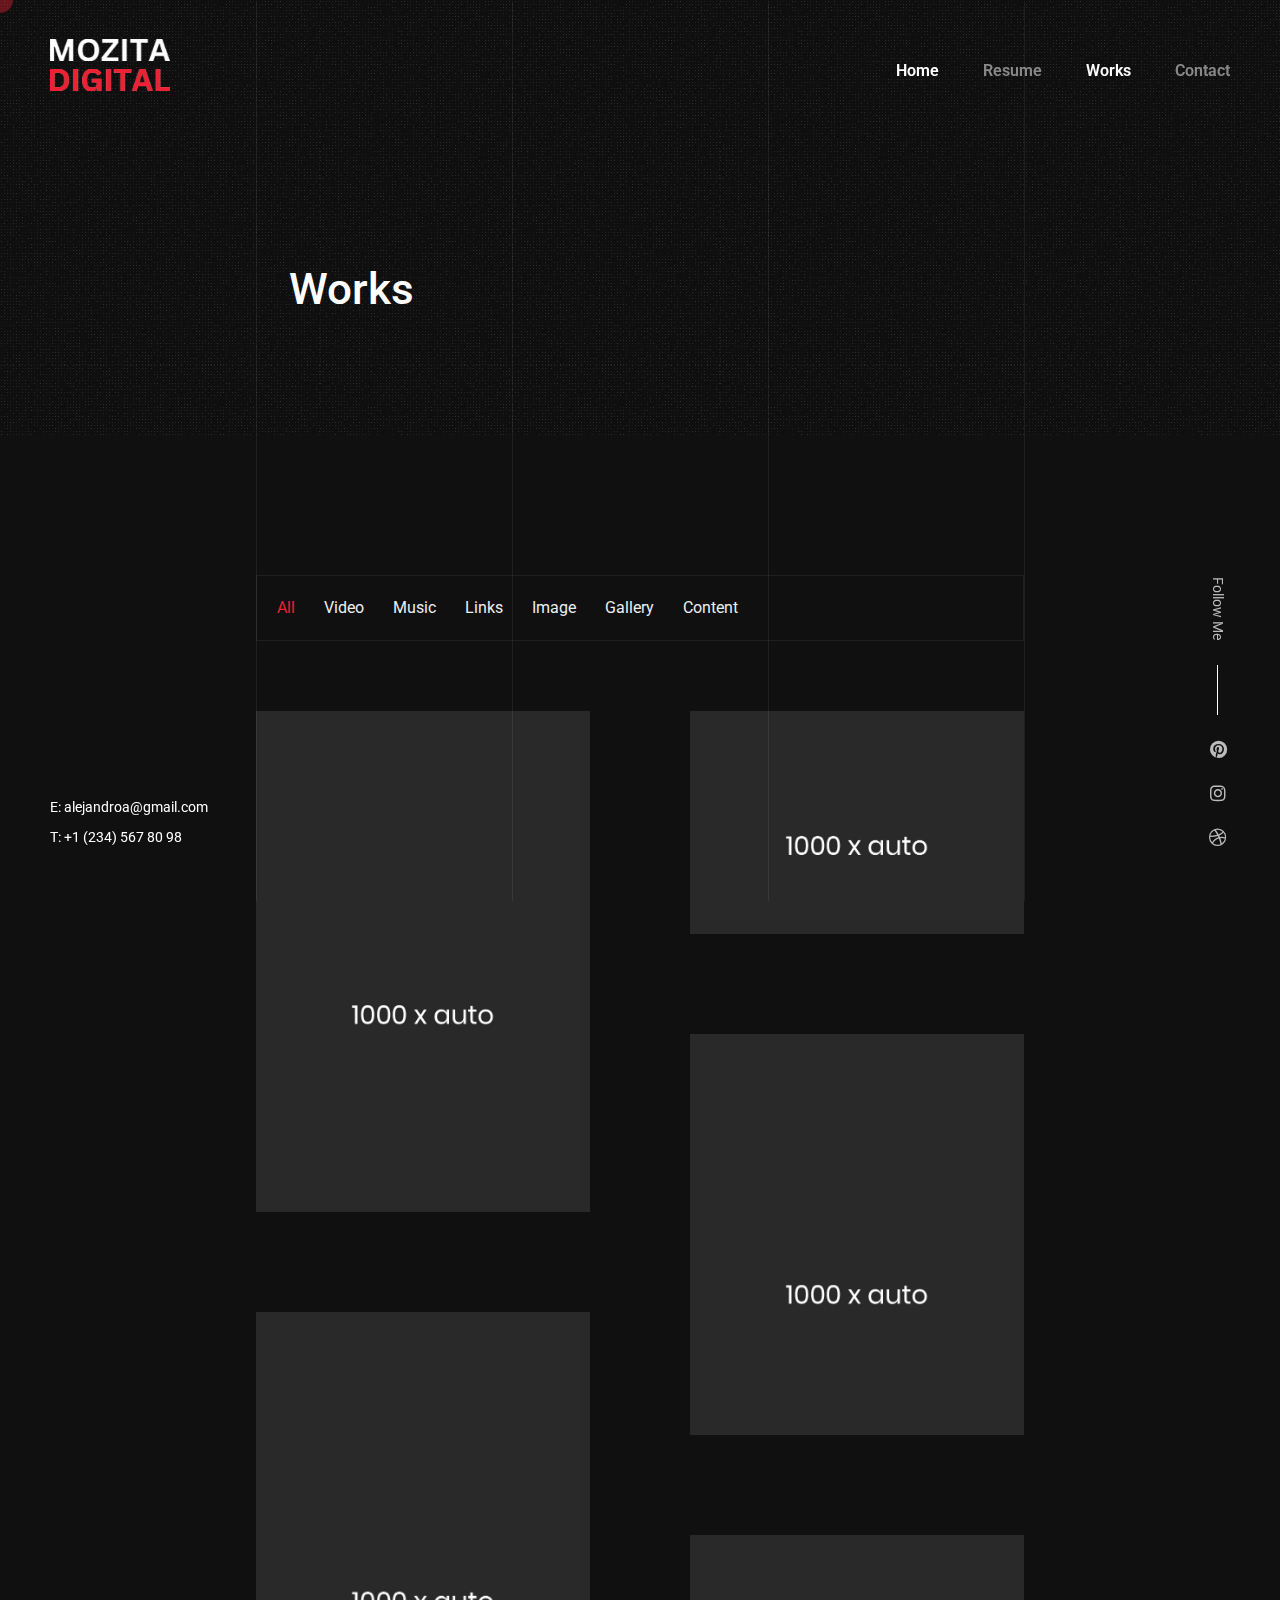
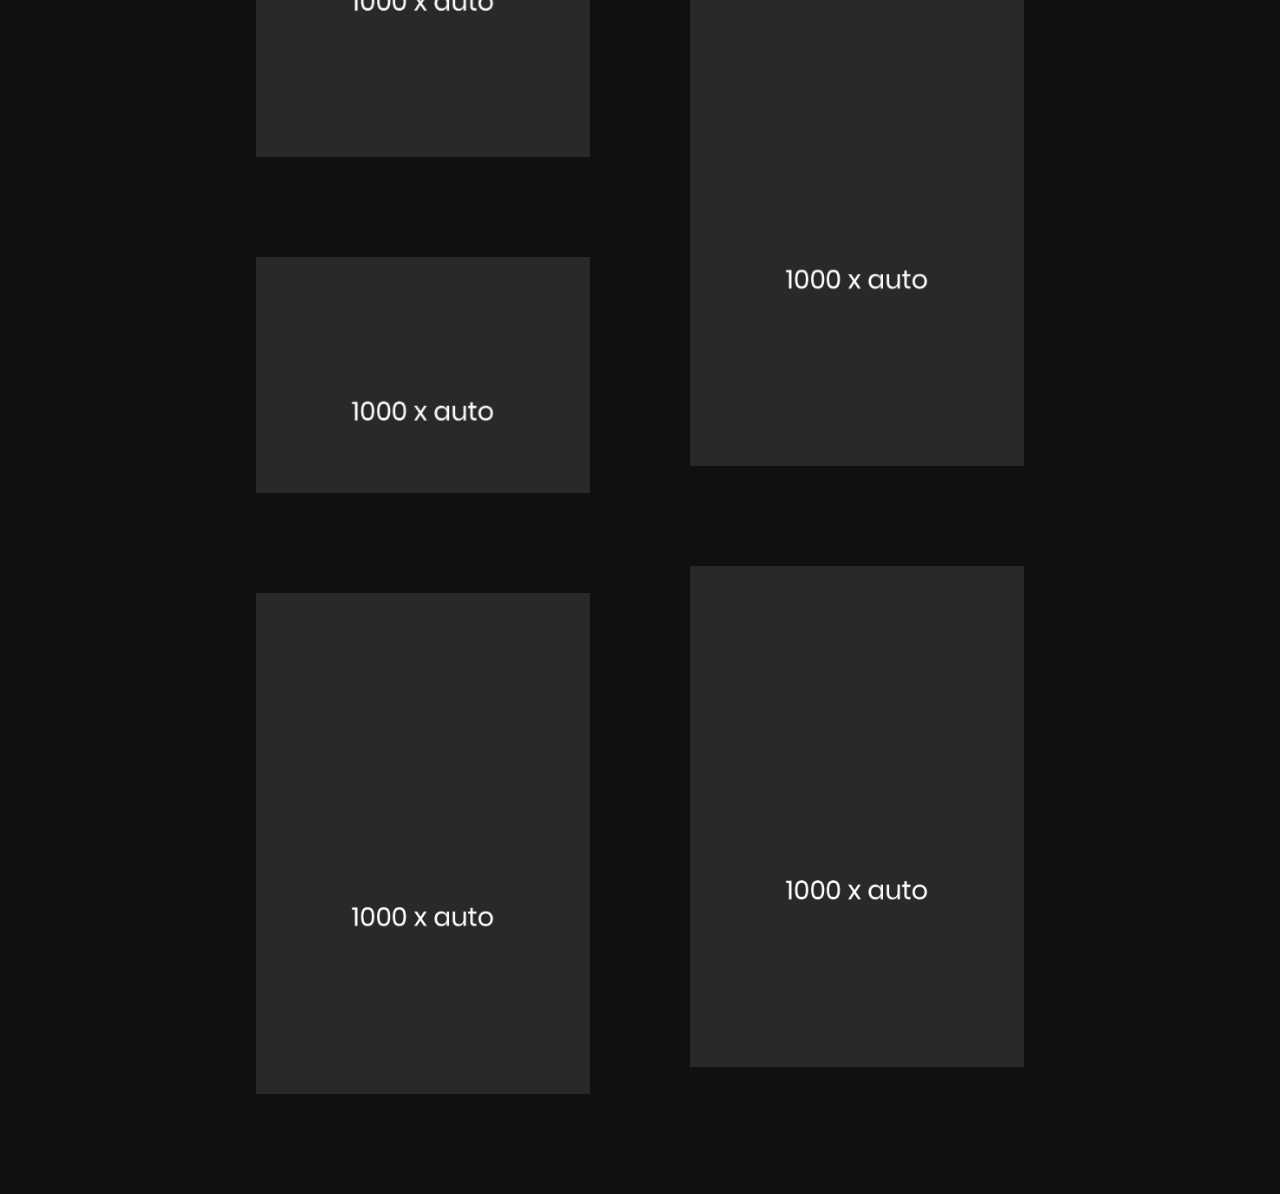
<file: works.html>
<!doctype html>
<html lang="en-US">

<head>

	<!-- Meta -->
	<meta charset="UTF-8">
	<meta name="viewport" content="width=device-width, initial-scale=1, maximum-scale=1" />
	<meta name="description" content="CV & Resume Template" />
	<meta name="keywords" content="vcard, resposnive, resume, personal, card, cv, cvio, portfolio" />
	<meta name="author" content="beshleyua" />

	<!-- Title -->
	<title>Cvio - Resume/CV Template</title>

	<!-- Fonts -->
	<link
		href="https://fonts.googleapis.com/css?family=Roboto:100,100i,300,300i,400,400i,500,500i,700,700i,900,900i&display=swap&subset=cyrillic"
		rel="stylesheet">

	<!-- Styles -->
	<link rel="stylesheet" href="css/basic.css" />
	<link rel="stylesheet" href="css/layout.css" />
	<link rel="stylesheet" href="css/magnific-popup.css" />
	<link rel="stylesheet" href="css/animate.css" />
	<link rel="stylesheet" href="css/jarallax.css" />
	<link rel="stylesheet" href="css/swiper.css" />
	<link rel="stylesheet" href="css/fontawesome.css" />
	<link rel="stylesheet" href="css/brands.css" />
	<link rel="stylesheet" href="css/solid.css" />
	<!-- Custom Styles -->
	<link rel="stylesheet" href="css/style.css" />

	<!-- Theme Colors
	<link rel="stylesheet" href="css/theme-colors/blue.css" />
	<link rel="stylesheet" href="css/theme-colors/green.css" />
	<link rel="stylesheet" href="css/theme-colors/orange.css" />
	<link rel="stylesheet" href="css/theme-colors/brown.css" />
	<link rel="stylesheet" href="css/theme-colors/purple.css" />
	<link rel="stylesheet" href="css/theme-colors/red.css" />
	<link rel="stylesheet" href="css/theme-colors/beige.css" />
	<link rel="stylesheet" href="css/theme-colors/green_light.css" />
	<link rel="stylesheet" href="css/theme-colors/yellow.css" />
	<link rel="stylesheet" href="css/theme-colors/yellow_light.css" />
	-->

	<!--[if lt IE 9]>
	<script src="http://css3-mediaqueries-js.googlecode.com/svn/trunk/css3-mediaqueries.js"></script>
	<script src="http://html5shim.googlecode.com/svn/trunk/html5.js"></script>
	<![endif]-->

	<link rel="shortcut icon" href="images/favicons/favicon.ico">

</head>

<body>

	<!-- Preloader -->
	<div class="preloader">
		<div class="centrize full-width">
			<div class="vertical-center">
				<div class="spinner">
					<div class="double-bounce1"></div>
					<div class="double-bounce2"></div>
				</div>
			</div>
		</div>
	</div>

	<!-- Container -->
	<div class="container">

		<!-- Cursor -->
		<div class="cursor-follower"></div>

		<!-- Header -->
		<header class="header">
			<div class="head-top">

				<!-- menu button -->
				<a href="#" class="menu-btn"><span></span></a>

				<!-- logo -->
				<div class="logo hover-masks-logo">
					<a href="#">
						<div class="log_img1">
							<span class="sp_left1"><img src="images/logo1.png" alt=""></span>
							<span class="sp_left2"><img src="images/logo1.png" alt=""></span>
						</div>
						<div class="log_img2">
							<span class="sp_right1"><img src="images/logo2.png" alt=""></span>
							<span class="sp_right2"><img src="images/logo2.png" alt=""></span>
						</div>
						<!-- <span class="mask-lnk">Alejandro <strong>Abeyta</strong></span>
						<span class="mask-lnk mask-lnk-hover">Download <strong>CV</strong></span> -->
					</a>
				</div>

				<!-- top menu -->
				<div class="top-menu hover-masks">
					<div class="top-menu-nav">
						<div class="menu-topmenu-container">
							<ul class="menu">
								<li class="menu-item  current-menu-item">
									<a href="index.html">Home</a>

								</li>
								<li class="menu-item ">
									<a href="resume.html">Resume</a>

								</li>
								<li class="menu-item ">
									<a href="works.html">Works</a>

								</li>
								<li class="menu-item ">
									<a href="contacts.html">Contact</a>

								</li>
							</ul>
						</div>
					</div>
				</div>


			</div>
		</header>

		<!-- Wrapper -->
		<div class="wrapper">

			<!-- Section Started -->
			<div class="section started layout-creative" id="section-started">

				<!-- background -->
				<div class="video-bg">
					<div class="video-bg-mask"></div>
					<div class="video-bg-texture" id="grained_container"></div>
				</div>

				<!-- started content -->
				<div class="centrize full-width">
					<div class="vertical-center">
						<div class="started-content">
							<h1 class="h-title">Works</h1>
							<div class="h-subtitles">
								<div class="h-subtitle typing-subtitle" style="display: none;">
									<p>I code cool <strong>websites</strong></p>
									<p>I develop <strong>mobile apps</strong></p>
									<p>I love <strong>wordpress</strong></p>
								</div>
								<span class="typed-subtitle"></span>
							</div>
						</div>
					</div>
				</div>

				<!-- mosue button -->
				<a href="#" class="mouse_btn" style="display: none;"><span class="icon fas fa-chevron-down"></span></a>

			</div>

			<!-- Works -->
			<div class="section works" id="section-portfolio">
				<div class="content">

					<!-- portfolio filter -->
					<div class="filter-menu content-box">
						<div class="filters">
							<div class="btn-group">
								<label data-text="All" class="glitch-effect"><input type="radio" name="fl_radio"
										value=".box-item" />All</label>
							</div>
							<div class="btn-group">
								<label data-text="Video"><input type="radio" name="fl_radio"
										value=".f-video" />Video</label>
							</div>
							<div class="btn-group">
								<label data-text="Music"><input type="radio" name="fl_radio"
										value=".f-music" />Music</label>
							</div>
							<div class="btn-group">
								<label data-text="Links"><input type="radio" name="fl_radio"
										value=".f-links" />Links</label>
							</div>
							<div class="btn-group">
								<label data-text="Image"><input type="radio" name="fl_radio"
										value=".f-image" />Image</label>
							</div>
							<div class="btn-group">
								<label data-text="Gallery"><input type="radio" name="fl_radio"
										value=".f-gallery" />Gallery</label>
							</div>
							<div class="btn-group">
								<label data-text="Content"><input type="radio" name="fl_radio"
										value=".f-content" />Content</label>
							</div>
						</div>
					</div>

					<!-- portfolio items -->
					<div class="box-items portfolio-items">

						<div class="box-item f-gallery">
							<div class="image">
								<a href="#gallery-1" class="has-popup-gallery hover-animated">
									<img src="images/work1.jpg" class="wp-post-image" alt="" />
									<span class="info circle">
										<span class="centrize full-width">
											<span class="vertical-center">
												<span class="icon fas fa-images"></span>
												<span class="desc">
													<span class="category">Gallery</span>
													<span class="name">Shot in Iceland</span>
												</span>
											</span>
										</span>
									</span>
								</a>
								<div id="gallery-1" class="mfp-hide">
									<a href="images/work1.jpg"></a>
									<a href="images/work2.jpg"></a>
									<a href="images/work3.jpg"></a>
									<a href="images/work4.jpg"></a>
								</div>
							</div>
						</div>

						<div class="box-item f-links">
							<!-- add class "animate-to-page" if need animated transition to page and delete target="_blank" -->
							<div class="image">
								<a href="https://google.com/" class="has-popup-link hover-animated" target="_blank">
									<img src="images/work3.jpg" class="wp-post-image" alt="" />
									<span class="info circle">
										<span class="centrize full-width">
											<span class="vertical-center">
												<span class="icon fas fa-link"></span>
												<span class="desc">
													<span class="category">Links</span>
													<span class="name">Nike Red</span>
												</span>
											</span>
										</span>
									</span>
								</a>
							</div>
						</div>

						<div class="box-item f-video">
							<div class="image">
								<a href="https://youtu.be/S4L8T2kFFck" class="has-popup-video hover-animated">
									<img src="images/work2.jpg" class="wp-post-image" alt="" />
									<span class="info circle">
										<span class="centrize full-width">
											<span class="vertical-center">
												<span class="icon fas fa-video"></span>
												<span class="desc">
													<span class="category">Video</span>
													<span class="name">Fertility of Some Plants</span>
												</span>
											</span>
										</span>
									</span>
								</a>
							</div>
						</div>

						<div class="box-item f-image">
							<div class="image">
								<a href="images/work4.jpg" class="has-popup-image hover-animated">
									<img src="images/work4.jpg" class="wp-post-image" alt="" />
									<span class="info circle">
										<span class="centrize full-width">
											<span class="vertical-center">
												<span class="icon fas fa-image"></span>
												<span class="desc">
													<span class="category">Image</span>
													<span class="name">Inspiration in Cap Haitian</span>
												</span>
											</span>
										</span>
									</span>
								</a>
							</div>
						</div>

						<div class="box-item f-image">
							<div class="image">
								<a href="images/work7.jpg" class="has-popup-image hover-animated">
									<img src="images/work7.jpg" class="wp-post-image" alt="" />
									<span class="info circle">
										<span class="centrize full-width">
											<span class="vertical-center">
												<span class="icon fas fa-image"></span>
												<span class="desc">
													<span class="category">Image</span>
													<span class="name">Water and Shore</span>
												</span>
											</span>
										</span>
									</span>
								</a>
							</div>
						</div>

						<div class="box-item f-music">
							<div class="image">
								<a href="https://w.soundcloud.com/player/?visual=true&#038;url=http%3A%2F%2Fapi.soundcloud.com%2Ftracks%2F221650664&#038;show_artwork=true"
									class="has-popup-music hover-animated">
									<img src="images/work6.jpg" class="wp-post-image" alt="" />
									<span class="info circle">
										<span class="centrize full-width">
											<span class="vertical-center">
												<span class="icon fas fa-music"></span>
												<span class="desc">
													<span class="category">Music</span>
													<span class="name">Dark Bike</span>
												</span>
											</span>
										</span>
									</span>
								</a>
							</div>
						</div>

						<div class="box-item f-gallery">
							<div class="image">
								<a href="#gallery-2" class="has-popup-gallery hover-animated">
									<img src="images/work5.jpg" class="wp-post-image" alt="" />
									<span class="info circle">
										<span class="centrize full-width">
											<span class="vertical-center">
												<span class="icon fas fa-images"></span>
												<span class="desc">
													<span class="category">Gallery</span>
													<span class="name">Undulating Space</span>
												</span>
											</span>
										</span>
									</span>
								</a>
								<div id="gallery-2" class="mfp-hide">
									<a href="images/work5.jpg"></a>
									<a href="images/work1.jpg"></a>
									<a href="images/work2.jpg"></a>
									<a href="images/work3.jpg"></a>
								</div>
							</div>
						</div>

						<div class="box-item f-content">
							<div class="image">
								<a href="#popup-1" class="has-popup-media hover-animated">
									<img src="images/work8.jpg" class="wp-post-image" alt="" />
									<span class="info circle">
										<span class="centrize full-width">
											<span class="vertical-center">
												<span class="icon fas fa-plus"></span>
												<span class="desc">
													<span class="category">Content</span>
													<span class="name">Curved Ceiling Ribs</span>
												</span>
											</span>
										</span>
									</span>
								</a>
							</div>
							<div id="popup-1" class="popup-box mfp-fade mfp-hide">
								<div class="content">
									<div class="image" style="background-image: url(images/work8.jpg);"></div>
									<div class="desc single-post-text">
										<div class="category">Content</div>
										<h4>Hand holding pyramid painting</h4>
										<p>
											Now there is more fashion. There is no so-called trends. Now chase after
											anything not necessary — nor for fashionable color nor the shape, nor for
											style. Think about the content that you want to invest in a created object,
											and only then will form. The thing is your spirit. A spirit unlike forms
											hard copy.
										</p>
										<ul>
											<li>Now there is more fashion. There is no so-called trends.</li>
											<li>Now chase after anything not necessary — nor for fashionable color nor
												the shape, nor for style.</li>
											<li>Think about the content that you want to invest in a created object, and
												only then will form.</li>
											<li>The thing is your spirit. A spirit unlike forms hard copy.</li>
										</ul>
										<p>
											Now there is more fashion. There is no so-called trends. Now chase after
											anything not necessary — nor for fashionable color nor the shape, nor for
											style. Think about the content that you want to invest in a created object,
											and only then will form. The thing is your spirit. A spirit unlike forms
											hard copy.
										</p>
										<a href="works_single_1.html" class="btn hover-animated">
											<span class="circle"></span>
											<span class="lnk">View Project</span>
										</a>
									</div>
								</div>
							</div>
						</div>

					</div>

					<div class="clear"></div>
				</div>
			</div>

		</div>

		<!-- Footer -->
		<footer class="footer">
			<div class="copy">
				<p>E: alejandroa@gmail.com</p>
				<p>T: +1 (234) 567 80 98</p>
			</div>
			<div class="soc-box">
				<div class="follow-label">Follow Me</div>
				<div class="soc">
					<a target="_blank" href="https://www.pinterest.com/">
						<span class="icon fab fa-pinterest"></span>
					</a>
					<a target="_blank" href="https://www.instagram.com/">
						<span class="icon fab fa-instagram"></span>
					</a>
					<a target="_blank" href="https://dribbble.com/">
						<span class="icon fab fa-dribbble"></span>
					</a>
				</div>
			</div>
			<div class="clear"></div>
		</footer>

		<!-- Lines -->
		<div class="lines">
			<div class="line-col"></div>
			<div class="line-col"></div>
			<div class="line-col"></div>
			<div class="line-col"></div>
			<div class="line-col"></div>
		</div>

	</div>

	<!-- Scripts -->
	<script src="js/jquery.min.js"></script>
	<script src="js/jquery.validate.js"></script>
	<script src="js/magnific-popup.js"></script>
	<script src="js/simpleParallax.js"></script>
	<script src="js/typed.js"></script>
	<script src="js/jarallax.js"></script>
	<script src="js/jarallax-video.js"></script>
	<script src="js/jarallax-element.js"></script>
	<script src="js/imagesloaded.pkgd.js"></script>
	<script src="js/isotope.pkgd.js"></script>
	<script src="js/swiper.js"></script>
	<script src="js/grained.js"></script>
	<script src="js/scripts.js"></script>

</body>

</html>
</file>
<file: css/basic.css>
/**
*	Mozita Digital (HTML)
*	Version: 1.1
*	Author: Mozita Digital
*	Author URL: http://themeforest.net/user/Mozita Digital
*	Copyright © Mozita Digital. All Rights Reserved.
**/

/* TABLE OF CONTENTS
	- Basic
	- Preloader
	- Container
	- Columns
	- Typography
	- Links
	- Buttons
	- Forms
	- Lists
	- Code
	- Tables
	- Alignment
	- Text Formating
	- Blockquote
	- Animations
*/

/* - Basic */
html {
	margin-right: 0 !important;
	scroll-behavior: smooth
	
	;
}

body {
	margin: 0;
	padding: 0;
	border: none;
	font-family: "Roboto";
	font-size: 16px;
	line-height: 1.5;
	color: #bbb;
	background: #101010;
	letter-spacing: 0;
	font-weight: 400;
	-webkit-font-smoothing: antialiased;
	-moz-osx-font-smoothing: grayscale;
	text-rendering: optimizeLegibility;
}

body.scroll_hidden {
	overflow: hidden;
	height: 100vh;
}

* {
	box-sizing: border-box;
	-webkit-box-sizing: border-box;
}

.clear {
	clear: both;
}

.cursor-follower {
	margin: -13px 0 0 -13px;
	position: absolute;
	background: #ed2133;
	width: 26px;
	height: 26px;
	-webkit-transition: transform 1s cubic-bezier(0.02, 1.2, 0.8, 1), opacity 0.25s ease;
	transition: transform 1s cubic-bezier(0.02, 1.2, 0.8, 1), opacity 0.25s ease;
	opacity: 0.4;
	z-index: 1111;
	pointer-events: none;
	border-radius: 50%;
	-moz-border-radius: 50%;
	-webkit-border-radius: 50%;
	-khtml-border-radius: 50%;
}

.cursor-follower.hide {
	opacity: 0 !important;
}

@media (max-width: 1199px) {
	.cursor-follower {
		display: none;
	}
}
/* - Preloader */
.preloader {
	position: fixed;
	top: 0;
	left: 0;
	right: 0;
	bottom: 0;
	text-align: center;
	z-index: 11111;
}
.preloader .spinner {
	position: absolute;
	left: 50%;
	top: 0;
	width: 1px;
	height: 100%;
}
.preloader .spinner .double-bounce1, .preloader .spinner .double-bounce2 {
	position: absolute;
	top: 0;
	left: 0;
	width: 100%;
	height: 100%;
}
.preloader .spinner .double-bounce2 {
	background: rgba(255, 255, 255, 0.5);
	height: 0;
	-webkit-animation: loading 2.0s infinite ease-in-out;
	animation: loading 2.0s infinite ease-in-out;
}

/* - Container */
.container {
	position: relative;
	margin: 0;
	overflow: hidden;
}

.container:before {
	pointer-events: none;
	z-index: 12;
}

.lines {
	position: fixed;
	top: 0;
	left: 0;
	width: 100%;
	height: 100vh;
	font-size: 0;
	pointer-events: none;
	z-index: 1111;
}
.lines.no-lines .line-col:before {
	opacity: 0;
}

.lines .line-col {
	position: relative;
	display: inline-block;
	vertical-align: top;
	width: 20%;
	height: 100vh;
}

.lines .line-col:first-child:before {
	background: transparent;
}

.lines .line-col:first-child:after {
	left: auto;
	right: 0;
	width: 1000%;
}

.lines .line-col:first-child .line {
	display: none;
}

.lines .line-col:last-child:after {
	left: 0;
	right: auto;
	width: 1000%;
}

.lines .line-col:nth-child(1):before {
	-o-transition-delay: 2.9s;
	-webkit-transition-delay: 2.9s;
	transition-delay: 2.9s;
}

.lines .line-col:nth-child(1):after {
	top: 0;
	bottom: auto;
	-webkit-transition-delay: 0.9s;
	-o-transition-delay: 0.9s;
	transition-delay: 0.9s;
}

.lines .line-col:nth-child(2):before {
	-o-transition-delay: 2.7s;
	-webkit-transition-delay: 2.7s;
	transition-delay: 2.7s;
}

.lines .line-col:nth-child(2):after {
	top: auto;
	bottom: 0;
	-webkit-transition-delay: 0.7s;
	-o-transition-delay: 0.7s;
	transition-delay: 0.7s;
}

.lines .line-col:nth-child(3):before {
	-o-transition-delay: 2.2s;
	-webkit-transition-delay: 2.2s;
	transition-delay: 2.2s;
}

.lines .line-col:nth-child(3):after {
	top: 0;
	bottom: auto;
	-webkit-transition-delay: 0.2s;
	-o-transition-delay: 0.2s;
	transition-delay: 0.2s;
}

.lines .line-col:nth-child(4):before {
	-o-transition-delay: 2.5s;
	-webkit-transition-delay: 2.5s;
	transition-delay: 2.5s;
}

.lines .line-col:nth-child(4):after {
	top: auto;
	bottom: 0;
	-webkit-transition-delay: 0.5s;
	-o-transition-delay: 0.5s;
	transition-delay: 0.5s;
}

.lines .line-col:nth-child(5):before {
	-o-transition-delay: 3s;
	-webkit-transition-delay: 3s;
	transition-delay: 3s;
}

.lines .line-col:nth-child(5):after {
	top: 0;
	bottom: auto;
	-webkit-transition-delay: 1s;
	-o-transition-delay: 1s;
	transition-delay: 1s;
}

.lines .line-col:before {
	content: '';
	position: absolute;
	left: 0;
	top: 0;
	width: 1px;
	height: 0%;
	background: rgba(255, 255, 255, 0.07);
	transition: height 1s cubic-bezier(0.165, 0.85, 0.45, 1) 0s;
	-moz-transition: height 1s cubic-bezier(0.165, 0.85, 0.45, 1) 0s;
	-webkit-transition: height 1s cubic-bezier(0.165, 0.85, 0.45, 1) 0s;
	-o-transition: height 1s cubic-bezier(0.165, 0.85, 0.45, 1) 0s;
}

.lines .line-col:after {
	content: '';
	position: absolute;
	left: 0;
	top: 0;
	width: 100%;
	height: 100%;
	background: #1E1E1E;
	z-index: 12;
	transition: height 1s cubic-bezier(0.165, 0.85, 0.45, 1) 0s;
	-moz-transition: height 1s cubic-bezier(0.165, 0.85, 0.45, 1) 0s;
	-webkit-transition: height 1s cubic-bezier(0.165, 0.85, 0.45, 1) 0s;
	-o-transition: height 1s cubic-bezier(0.165, 0.85, 0.45, 1) 0s;
}

.lines.finish .line-col:before {
	height: 100%;
}

.lines.finish .line-col:after {
	height: 0%;
}

.lines.ready {
	z-index: 11;
}

.wrapper {
	position: relative;
}

.breadcrumbs {
	margin: 0;
}

.lines-off .lines .line-col:before {
	display: none;
}

.lines-on .lines .line-col:before {
	display: block;
}

@media (max-width: 1199px) {
	.lines .line-col {
		width: 33.333%;
	}

	.lines .line-col:nth-child(4),
	.lines .line-col:nth-child(5) {
		display: none;
	}
}
@media (max-width: 720px) {
	.lines .line-col {
		width: 50%;
	}

	.lines .line-col:nth-child(3),
	.lines .line-col:nth-child(4),
	.lines .line-col:nth-child(5) {
		display: none;
	}
}
/* - Columns */
.cols {
	position: relative;
}

.cols .col.col-sm {
	float: left;
	width: 25%;
}

@media (max-width: 720px) {
	.cols .col.col-sm {
		width: 100%;
	}
}
.cols .col.col-lg {
	float: left;
	width: 75%;
}

@media (max-width: 720px) {
	.cols .col.col-lg {
		width: 100%;
	}
}
.cols .col.col-md {
	float: left;
	width: 50%;
}

@media (max-width: 720px) {
	.cols .col.col-md {
		width: 100%;
	}
}
.cols:after {
	content: '';
	display: block;
	clear: both;
}

/* - Typography */
h1,
h2,
h3,
h4,
h5,
h6 {
	font-weight: 700;
	font-family: "Roboto";
	margin: 0;
	margin-top: 30px;
	margin-bottom: 30px;
	color: #141414;
}

h1 {
	font-size: 34px;
}

h2 {
	font-size: 30px;
}

h3 {
	font-size: 26px;
}

h4 {
	font-size: 22px;
}

h5 {
	font-size: 18px;
}

h6 {
	font-size: 14px;
}

p {
	font-size: 16px;
	padding: 0;
	margin: 30px 0;
}

strong {
	font-weight: 700;
}

@media screen and (max-width: 720px) {
	h1 {
		font-size: 24px;
	}

	h2 {
		font-size: 20px;
	}

	h3 {
		font-size: 18px;
	}

	h4 {
		font-size: 16px;
	}

	h5 {
		font-size: 14px;
	}

	h6 {
		font-size: 13px;
	}

	p {
		margin: 20px 0;
	}
}
/* - Links */
a {
	color: #eee;
	text-decoration: underline;
	outline: none;
}

a:hover {
	text-decoration: none;
	color: #ed2133;
}

/* Animate Button Hover */
.ink {
	display: block;
	position: absolute;
	background: #ed2133;
	transform: scale(0);
	-webkit-transform: scale(0);
	-moz-transform: scale(0);
	-o-transform: scale(0);
	transition: transform 2s cubic-bezier(0.165, 0.85, 0.45, 1) 0s;
	-moz-transition: transform 2s cubic-bezier(0.165, 0.85, 0.45, 1) 0s;
	-webkit-transition: transform 2s cubic-bezier(0.165, 0.85, 0.45, 1) 0s;
	-o-transition: transform 2s cubic-bezier(0.165, 0.85, 0.45, 1) 0s;
	border-radius: 100%;
	-moz-border-radius: 100%;
	-webkit-border-radius: 100%;
	-khtml-border-radius: 100%;
}

.ink.ink-animate {
	transform: scale(3);
	-webkit-transform: scale(3);
	-moz-transform: scale(3);
	-o-transform: scale(3);
}

.hover-animated .circle {
	position: absolute;
	width: 100%;
	height: 100%;
	display: block;
}

/* - Buttons */
.bts-center {
	text-align: center;
}

.bts-list {
	font-size: 0px;
}

.bts-list .btn {
	margin-right: 20px;
	margin-top: 20px;
}

.bts-list .btn:last-child {
	margin-right: 0px;
}

a.btn,
.btn, .single-post-text input[type="submit"] {
	margin-bottom: 10px;
	position: relative;
	overflow: hidden;
	display: inline-block;
	vertical-align: middle;
	height: 44px;
	line-height: 40px;
	text-align: center;
	font-size: 16px;
	color: #ed2133;
	font-weight: 500;
	text-decoration: none;
	background: none;
	border: 2px solid #ed2133;
	cursor: pointer;
	transition: 1s all cubic-bezier(0.165, 0.85, 0.45, 1) 0s;
	-moz-transition: 1s all cubic-bezier(0.165, 0.85, 0.45, 1) 0s;
	-webkit-transition: 1s all cubic-bezier(0.165, 0.85, 0.45, 1) 0s;
	-o-transition: 1s all cubic-bezier(0.165, 0.85, 0.45, 1) 0s;
}

a.btn .lnk,
.btn .lnk {
	padding: 0 30px;
	position: relative;
	display: block;
	z-index: 2;
	pointer-events: none;
}

a.btn:hover,
.btn:hover {
	color: #ffffff;
}

@media screen and (max-width: 720px) {
	a.btn, .btn, .single-post-text input[type="submit"] {
		font-size: 14px;
	}
}
/* - Forms */
form.post-password-form {
	max-width: 400px;
	margin: 0 auto;
	text-align: center;
}

input,
textarea,
button {
	display: block;
	font-family: "Roboto";
	font-size: 16px;
	height: 50px;
	width: 100%;
	color: #eee;
	margin-bottom: 30px;
	padding: 0;
	background: none !important;
	border: none;
	border-bottom: 1px solid rgba(255, 255, 255, 0.07);
	resize: none;
	outline: 0;
	border-radius: 0%;
	-moz-border-radius: 0%;
	-webkit-border-radius: 0%;
	-khtml-border-radius: 0%;
	transition: all 0.3s ease 0s;
	-moz-transition: all 0.3s ease 0s;
	-webkit-transition: all 0.3s ease 0s;
	-o-transition: all 0.3s ease 0s;
}

input:focus,
textarea:focus,
button:focus {
	color: #eee;
	border-bottom: 1px solid #eee;
}

textarea {
	height: 120px;
	padding: 0;
	padding-top: 15px;
}

button {
	width: auto;
	display: inline-block;
	vertical-align: top;
	text-align: left;
	border-bottom: 1px solid #eee;
	cursor: pointer;
	color: #eee;
}

button:hover {
	border-bottom: 1px solid #ed2133;
}

label,
legend {
	display: block;
	padding-bottom: 10px;
	font-family: "Roboto";
	font-size: 13px;
}

fieldset {
	border-width: 0;
	padding: 0;
}

input[type="checkbox"],
input[type="radio"] {
	display: inline;
}

::-webkit-input-placeholder {
	color: #999999;
}

:-moz-placeholder {
	color: #999999;
}

::-moz-placeholder {
	color: #999999;
}

:-ms-input-placeholder {
	color: #999999;
}

input:focus::-webkit-input-placeholder,
textarea:focus::-webkit-input-placeholder {
	color: #eee;
}

input:focus:-moz-placeholder,
textarea:focus:-moz-placeholder {
	color: #eee;
}

input:focus::-moz-placeholder,
textarea:focus::-moz-placeholder {
	color: #eee;
}

input:focus:-ms-input-placeholder,
textarea:focus:-ms-input-placeholder {
	color: #eee;
}

input.error,
textarea.error,
input.wpcf7-not-valid,
textarea.wpcf7-not-valid {
	border-bottom: 1px solid red !important;
}

label.error,
.wpcf7-not-valid-tip {
	display: none !important;
}

input.error::-moz-placeholder,
textarea.error::-moz-placeholder,
input.wpcf7-not-valid::-moz-placeholder,
textarea.wpcf7-not-valid::-moz-placeholder {
	color: red;
}

input.error:-moz-placeholder,
textarea.error:-moz-placeholder,
input.wpcf7-not-valid:-moz-placeholder,
textarea.wpcf7-not-valid:-moz-placeholder {
	color: red;
}

input.error:-ms-input-placeholder,
textarea.error:-ms-input-placeholder,
input.wpcf7-not-valid:-ms-input-placeholder,
textarea.wpcf7-not-valid:-ms-input-placeholder {
	color: red;
}

input.error::-webkit-input-placeholder,
textarea.error::-webkit-input-placeholder,
input.wpcf7-not-valid::-webkit-input-placeholder,
textarea.wpcf7-not-valid::-webkit-input-placeholder {
	color: red;
}

div.wpcf7-response-output {
	margin: 0;
}

input[type="checkbox"],
input[type="radio"] {
	display: inline;
}

input[type="checkbox"], input[type="radio"] {
	width: auto;
	height: auto;
	margin-bottom: 10px;
	margin-right: 0;
	margin-left: 0;
}

input[type="checkbox"] {
	-webkit-appearance: checkbox;
}

input[type="radio"] {
	-webkit-appearance: radio;
}

input[type="text"],
input[type="email"],
input[type="tel"],
input[type="password"],
input[type="submit"],
textarea,
button {
	-webkit-appearance: none;
	-moz-appearance: none;
	appearance: none;
}

input[type="file"] {
	margin-bottom: 10px;
	border: none;
	height: auto;
}

select {
	margin-bottom: 10px;
	width: 100%;
	height: 30px;
}

span.wpcf7-list-item {
	display: inline-block;
	margin: 0 1em 0 0;
}

/* - Lists */
ul {
	list-style: disc;
	margin-top: 30px;
	margin-bottom: 30px;
	padding-left: 0px;
	list-style-position: inside;
}

ol {
	list-style: decimal;
	margin-top: 30px;
	margin-bottom: 30px;
	padding-left: 0px;
	list-style-position: inside;
}

ul ul, ol ol, ul ol, ol ul {
	margin-top: 15px;
	margin-bottom: 15px;
	margin-left: 15px;
}

/* - Code */
code {
	font-family: "Roboto";
	padding: 0 4px;
	font-style: italic;
	color: #999;
	text-decoration: none;
	display: inline-block;
	vertical-align: middle;
	overflow: auto;
	max-width: 100%;
	white-space: nowrap;
}

pre {
	background: #f6f6f6;
	font-family: "Roboto";
	margin: 30px 0;
	padding: 30px;
	max-width: 100%;
	overflow: auto;
	white-space: pre;
}

mark, ins {
	background: #eee;
	text-decoration: none;
}

/* - Tables */
table {
	width: 100%;
	margin: 30px 0;
	padding: 0;
	border-collapse: collapse;
	background: #fcfcfc;
}

table caption {
	padding: 6px 0;
	background: #f6f6f6;
	font-size: 12px;
}

th {
	color: #999;
	padding: 10px 20px;
	font-size: 12px;
	font-weight: 700;
	text-align: left;
	border: 4px solid #FFF;
	text-transform: uppercase;
}

th a {
	color: #999;
}

td {
	border: 4px solid #FFF;
	padding: 10px 20px;
	color: #363636;
	font-size: 13px;
	background: #f6f6f6;
}

td.pad {
	background: none;
}

dt {
	margin-bottom: 5px;
	font-size: 15px;
	font-weight: 700;
}

dd {
	margin-top: 0;
	margin-bottom: 30px;
	margin-left: 30px;
}

/* - Alignment */
.align-center {
	text-align: center !important;
}

.align-right {
	text-align: right !important;
}

.align-left {
	text-align: left !important;
}

.pull-right {
	float: right !important;
}

.pull-left {
	float: left !important;
}

.pull-none {
	float: none !important;
}

.alignright {
	margin-left: 20px !important;
	float: right !important;
	max-width: 50% !important;
}

.alignleft {
	margin-right: 20px !important;
	float: left !important;
	max-width: 50% !important;
}

.aligncenter {
	margin-left: auto !important;
	margin-right: auto !important;
	display: block !important;
}

.full-width {
	max-width: 100% !important;
	width: 100% !important;
}

.full-max-width {
	max-width: 100% !important;
	width: auto !important;
}

.centrize {
	display: table !important;
	table-layout: fixed !important;
	height: 100% !important;
	position: relative !important;
	top: 0;
	left: 0;
	z-index: 2;
}

.vertical-center {
	display: table-cell !important;
	vertical-align: middle !important;
}

/* - Text Formating */
.text-uppercase {
	text-transform: uppercase !important;
}

.text-lowercase {
	text-transform: lowercase !important;
}

.text-capitalize {
	text-transform: capitalize !important;
}

.text-regular {
	font-weight: 400 !important;
}

.text-bold {
	font-weight: 700 !important;
}

.text-italic {
	font-style: italic !important;
}

/* - Blockquote */
blockquote {
	font-family: "Roboto";
}

/* - Animations */
/* preloader */
@-webkit-keyframes loading {
	0% {
		height: 0;
		top: 0;
		bottom: auto;
	}
	50% {
		height: 100%;
		top: 0;
		bottom: auto;
	}
	51% {
		height: 100%;
		top: 0;
		bottom: auto;
	}
	52% {
		height: 100%;
		top: auto;
		bottom: 0;
	}
	100% {
		height: 0;
		top: auto;
		bottom: 0;
	}
}
@keyframes loading {
	0% {
		height: 0;
		top: 0;
		bottom: auto;
	}
	50% {
		height: 100%;
		top: 0;
		bottom: auto;
	}
	51% {
		height: 100%;
		top: 0;
		bottom: auto;
	}
	52% {
		height: 100%;
		top: auto;
		bottom: 0;
	}
	100% {
		height: 0;
		top: auto;
		bottom: 0;
	}
}
/* Mouse Button Animations */
@keyframes mouse-anim {
	0% {
		top: 0px;
	}
	50% {
		top: 10px;
	}
	100% {
		top: 0px;
	}
}

@media only screen and (min-width: 1200px) {
	.section.started .started-content .logo{
		top: -12.5vh;
		left: -18.5vw;
		width: 45vw;
		height: 45vw;
	}
	
}
</file>
<file: css/layout.css>
/**
*	Mozita Digital (HTML)
*	Version: 1.1
*	Author: Mozita Digital
*	Author URL: http://themeforest.net/user/Mozita Digital
*	Copyright © Mozita Digital. All Rights Reserved.
**/

/* TABLE OF CONTENTS
	- Header
	- Section
	- Started
	- About
	- Resume
	- Skills
	- Service
	- Portfolio
	- Box Items
	- Contacts
	- Blog
	- Footer
	- Popups
*/

/* - Header */

html {
	scroll-behavior: smooth;
}

.header {
	padding: 50px;
	position: fixed;
	left: 0;
	top: 0;
	width: 100%;
	z-index: 100;
	transition: all 0.7s cubic-bezier(0.165, 0.85, 0.45, 1);
	-moz-transition: all 0.7s cubic-bezier(0.165, 0.85, 0.45, 1);
	-webkit-transition: all 0.7s cubic-bezier(0.165, 0.85, 0.45, 1);
	-o-transition: all 0.7s cubic-bezier(0.165, 0.85, 0.45, 1);
}

.header.fixed {
	padding-top: 30px;
	padding-bottom: 30px;
	top: 0;
	background: #101010;
}

.header:after {
	content: '';
	position: relative;
	display: block;
	clear: both;
}

.header .head-top {
	position: relative;
}

.header .menu-btn {
	position: relative;
	margin: 0 auto;
	width: 30px;
	height: 20px;
}

.header .menu-btn:before,
.header .menu-btn:after {
	content: '';
	position: absolute;
	top: 0;
	left: 0;
	width: 100%;
	height: 2px;
	background: #FFF;
	transition: all 0.3s ease 0s;
	-moz-transition: all 0.3s ease 0s;
	-webkit-transition: all 0.3s ease 0s;
	-o-transition: all 0.3s ease 0s;
}

.header .menu-btn:after {
	top: auto;
	bottom: 0;
}

.header .menu-btn span {
	position: absolute;
	top: 50%;
	left: 0;
	width: 100%;
	height: 2px;
	background: #FFF;
	margin-top: -1px;
	transition: all 0.3s ease 0s;
	-moz-transition: all 0.3s ease 0s;
	-webkit-transition: all 0.3s ease 0s;
	-o-transition: all 0.3s ease 0s;
}

.header .logo {
	position: absolute;
	overflow: hidden;
	top: 50%;
	width: 120px;
	font-size: 16px;
	line-height: 2.5;
	font-weight: 600;
	color: rgba(255, 255, 255, 0.5);
	white-space: nowrap;
	transform: translateY(-50%);
	-webkit-transform: translateY(-50%);
	-moz-transform: translateY(-50%);
	-o-transform: translateY(-50%);
}

.header .logo img {
	max-width: 100%;
	width: auto;
	height: auto;
	display: block;
}

.header .logo a {
	color: rgba(255, 255, 255, 0.5);
	text-decoration: none;
	display: block;
}

.header .logo strong {
	color: #FFF;
}

.header .top-menu {
	text-align: right;
}

.header .top-menu .menu-top-menu-container {
	display: inline-block;
}

.header .top-menu ul {
	margin: 0;
	padding: 0;
	list-style: none;
}

.header .top-menu ul li {
	margin-left: 40px;
	display: inline-block;
	vertical-align: top;
	position: relative;
}

.header .top-menu ul li a {
	position: relative;
	overflow: hidden;
	display: block;
	font-size: 1em;
	line-height: 2.5;
	color: #FFF;
	font-weight: 600;
	opacity: 0.5;
	text-decoration: none;
	transition: color 0.7s cubic-bezier(0.165, 0.85, 0.45, 1);
	-moz-transition: color 0.7s cubic-bezier(0.165, 0.85, 0.45, 1);
	-webkit-transition: color 0.7s cubic-bezier(0.165, 0.85, 0.45, 1);
	-o-transition: color 0.7s cubic-bezier(0.165, 0.85, 0.45, 1);
}

.header .top-menu ul li:hover>.sub-menu,
.header .top-menu ul li:hover>.children {
	opacity: 1;
	pointer-events: auto;
}

.header .top-menu ul li:hover>a,
.header .top-menu ul li.current-menu-item>a {
	opacity: 1;
}

.header .top-menu ul li.menu-item-has-children>a .mask-lnk:after {
	content: "\f078";
	margin-left: 5px;
	position: relative;
	top: 0;
	display: inline-block;
	font-family: 'Font Awesome 5 Free';
	font-weight: 900;
	font-size: 0.8em;
	-moz-osx-font-smoothing: grayscale;
	-webkit-font-smoothing: antialiased;
	display: inline-block;
	font-style: normal;
	font-variant: normal;
	text-rendering: auto;
	line-height: 1;
}

.header .top-menu-nav .sub-menu,
.header .top-menu-nav .children {
	position: absolute;
	left: 0;
	top: 40px;
	padding: 10px 0;
	width: 190px;
	text-align: left;
	background: #1E1E1E;
	z-index: 50;
	opacity: 0;
	pointer-events: none;
	transition: all 0.3s ease 0s;
	-moz-transition: all 0.3s ease 0s;
	-webkit-transition: all 0.3s ease 0s;
	-o-transition: all 0.3s ease 0s;
	box-shadow: 0 5px 50px rgba(0, 0, 0, 0.1);
	-moz-box-shadow: 0 5px 50px rgba(0, 0, 0, 0.1);
	-webkit-box-shadow: 0 5px 50px rgba(0, 0, 0, 0.1);
	-khtml-box-shadow: 0 5px 50px rgba(0, 0, 0, 0.1);
}

.header .top-menu ul li:last-child .sub-menu,
.header .top-menu-nav .children {
	right: 0;
	left: auto;
}

.header .top-menu-nav .sub-menu:before,
.header .top-menu-nav .children:before {
	content: '';
	position: absolute;
	left: 10px;
	top: -12px;
	border: 6px solid transparent;
	border-bottom: 6px solid #1E1E1E;
}

.header .top-menu ul li:last-child .sub-menu:before,
.header .top-menu-nav .children:before {
	right: 10px;
	left: auto;
}

.header .top-menu-nav .sub-menu li,
.header .top-menu-nav .children li {
	margin-left: 0;
	padding: 8px 20px;
	display: block;
	border-bottom: 1px solid rgba(255, 255, 255, 0.07);
	height: auto;
}

.header .top-menu-nav .sub-menu li:last-child,
.header .top-menu-nav .children li:last-child {
	border-bottom: none;
}

.header .top-menu-nav .sub-menu li a,
.header .top-menu-nav .children li a {
	margin-top: 0;
	display: block;
	font-size: 12px;
	color: #FFF;
	opacity: 0.5;
}

.header .top-menu-nav .sub-menu li .sub-menu,
.header .top-menu-nav .children li .children {
	left: 100%;
	top: -10px;
}

.header .top-menu-nav .sub-menu li .sub-menu:before,
.header .top-menu-nav .children li .children:before {
	content: '';
	position: absolute;
	left: -12px;
	top: 16px;
	border: 6px solid transparent;
	border-right: 6px solid #FFF;
	border-bottom: 6px solid transparent;
}


.background-enabled .header .top-menu ul li.current-menu-item>a {
	opacity: 1;
}


.hover-masks .mask-lnk,
.hover-masks-logo .mask-lnk {
	position: relative;
	top: 0;
	left: 0;
	width: 100%;
	display: block;
	transform: translateY(0);
	-webkit-transform: translateY(0);
	-moz-transform: translateY(0);
	-o-transform: translateY(0);
	-webkit-transition: opacity 0.7s cubic-bezier(0.165, 0.85, 0.45, 1), color 0.7s cubic-bezier(0.165, 0.85, 0.45, 1), transform 0.7s cubic-bezier(0.165, 0.85, 0.45, 1);
	transition: opacity 0.7s cubic-bezier(0.165, 0.85, 0.45, 1), color 0.7s cubic-bezier(0.165, 0.85, 0.45, 1), transform 0.7s cubic-bezier(0.165, 0.85, 0.45, 1);
}


.hover-masks .mask-lnk.mask-lnk-hover,
.hover-masks-logo .mask-lnk.mask-lnk-hover {
	position: absolute;
	opacity: 0;
	transform: translateY(32px);
	-webkit-transform: translateY(32px);
	-moz-transform: translateY(32px);
	-o-transform: translateY(32px);
}


.hover-masks a:hover .mask-lnk,
.hover-masks-logo a:hover .mask-lnk {
	opacity: 1;
	transform: translateY(-32px);
	-webkit-transform: translateY(-32px);
	-moz-transform: translateY(-32px);
	-o-transform: translateY(-32px);
}


.hover-masks a:hover .mask-lnk.mask-lnk-hover,
.hover-masks-logo a:hover .mask-lnk.mask-lnk-hover {
	transform: translateY(0);
	-webkit-transform: translateY(0);
	-moz-transform: translateY(0);
	-o-transform: translateY(0);
}


/* header active */
.header.active {
	padding-top: 4vw;
	top: 0;
	overflow: auto;
	height: 100%;
	background: #101010;
	-webkit-overflow-scrolling: touch;
}

.header.active .menu-btn:before {
	opacity: 0;
}

.header.active .menu-btn:after {
	bottom: 9px !important;
	transform: rotate(-45deg);
	-webkit-transform: rotate(-45deg);
	-moz-transform: rotate(-45deg);
	-o-transform: rotate(-45deg);
}

.header.active .menu-btn span {
	transform: rotate(45deg);
	-webkit-transform: rotate(45deg);
	-moz-transform: rotate(45deg);
	-o-transform: rotate(45deg);
}

.header.active .top-menu {
	height: auto;
	opacity: 1;
	visibility: visible;
}

.header.active .top-menu ul li .sub-menu,
.header.active .top-menu ul li .children {
	display: block;
}

.header.active .top-menu ul>li>ul li a {
	line-height: 20px;
}


/* header tablet */
@media (max-width: 1199px) {
	.header .logo {
		position: relative;
		top: 0;
		transform: translateY(0%);
		-webkit-transform: translateY(0%);
		-moz-transform: translateY(0%);
		-o-transform: translateY(0%);
	}


	.header .menu-btn {
		display: block;
		transform: translateY(50%);
		-webkit-transform: translateY(50%);
		-moz-transform: translateY(50%);
		-o-transform: translateY(50%);
	}


	.header .top-menu-nav {
		display: block;
	}


	.header .top-menu {
		position: relative;
		top: 0;
		left: 0;
		margin-top: 0;
		margin-left: 0;
		margin-right: 0;
		float: none;
		width: auto;
		height: 0px;
		text-align: center;
		opacity: 0;
		visibility: hidden;
		transition: opacity 0.35s cubic-bezier(0.165, 0.85, 0.45, 1);
		-moz-transition: opacity 0.35s cubic-bezier(0.165, 0.85, 0.45, 1);
		-webkit-transition: opacity 0.35s cubic-bezier(0.165, 0.85, 0.45, 1);
		-o-transition: opacity 0.35s cubic-bezier(0.165, 0.85, 0.45, 1);
	}


	.header.active .top-menu {
		margin-top: 20px;
	}


	.header .top-menu .menu-top-menu-container {
		display: block;
	}


	.header .top-menu ul li {
		margin-left: 0;
		display: block;
	}


	.header .top-menu-nav .sub-menu,
	.header .top-menu-nav .children {
		position: relative;
		left: 0;
		top: 0;
		margin: 20px 0;
		width: auto;
		text-align: center;
		pointer-events: none;
		display: block;
		opacity: 0;
		visibility: hidden;
	}


	.header.active .top-menu-nav .sub-menu,
	.header.active .top-menu-nav .children {
		opacity: 1;
		visibility: visible;
		pointer-events: auto;
	}


	.header .top-menu-nav .sub-menu:before,
	.header .top-menu-nav .children:before {
		margin-left: -6px;
		left: 50%;
	}


	.header .top-menu-nav .sub-menu li .sub-menu,
	.header .top-menu-nav .children li .children {
		left: 0;
		top: 0;
		margin: 0 -20px;
		background: #f4f4f4;
		box-shadow: none;
		-moz-box-shadow: none;
		-webkit-box-shadow: none;
		-khtml-box-shadow: none;
	}


	.header .top-menu-nav .sub-menu li .sub-menu:before,
	.header .top-menu-nav .children li .children:before {
		left: 50%;
		top: -12px;
		border: 6px solid transparent;
		border-right: 6px solid transparent;
		border-bottom: 6px solid #FFF;
	}


	.header .top-menu ul li:last-child .sub-menu:before,
	.header .top-menu-nav .children:before {
		right: 50%;
		left: auto;
		margin-left: 0;
		margin-right: -6px;
	}


	.header .menu-btn {
		display: block;
		float: right;
	}

}

/* header mobile */
@media (max-width: 720px) {
	.header {
		margin: 0;
		padding: 0 30px;
		top: 30px;
	}


	.header .logo {
		padding: 0;
		max-width: 240px;
	}


	.header.active .top-menu {
		padding-bottom: 30px;
	}


	.wp-block-media-text {
		display: block;
	}


	.wp-block-media-text .wp-block-media-text__content {
		padding: 0;
	}

}

/* - Section */
.section {
	position: relative;
	padding-left: 20%;
	padding-right: 20%;
	padding-top: 70px;
	padding-bottom: 70px;
	z-index: 12;
}

.section:first-child {
	padding-top: 150px;
}

.section .content {
	position: relative;
}

.section .content .portfolio-cols .title {
	margin-left: 0;
}

.section .content-box {
	margin-right: 0px;
	padding: 20px 20px;
	font-size: 15px;
	background: #101010;
	border: 1px solid rgba(255, 255, 255, 0.07);
}

.section .content-box .single-post-text>*:first-child {
	margin-top: 0;
}

.section .title {
	position: relative;
	margin: 0 0 35px 35px;
}

.section .title .title_inner {
	display: inline-block;
	vertical-align: top;
	position: relative;
	font-size: 24px;
	color: #FFF;
	font-weight: 600;
	transition: all 0.3s ease 0s;
	-moz-transition: all 0.3s ease 0s;
	-webkit-transition: all 0.3s ease 0s;
	-o-transition: all 0.3s ease 0s;
}


/* section tablet */
@media (max-width: 1199px) {
	.section {
		padding-left: 50px;
		padding-right: 50px;
	}

}

/* section mobile */
@media (max-width: 720px) {
	.section {
		padding-top: 50px;
		padding-bottom: 50px;
		padding-left: 30px;
		padding-right: 30px;
	}


	.section .title {
		margin: 0 0 30px 0;
	}

}

/* - Started */
.section.started {
	margin: 0;
	padding: 0;
	position: relative;
	overflow: hidden;
	height: 100vh;
	z-index: 11;
}

.section.started.personal {
	z-index: 12;
}

.section.started .started-content .logo {
	position: relative;
	display: inline-block;
	top: -100px;
	left: -300px;
	width: 740px;
	height: 600px;
	background-repeat: no-repeat;
	background-position: center center;
	background-size: cover;
	-webkit-clip-path: polygon(31% 0, 100% 25%, 61% 100%, 0 93%);
	clip-path: polygon(31% 0, 100% 25%, 61% 100%, 0 93%);
}

.section.started .started-content .h-title {
	margin: 0;
	position: absolute;
	left: calc(20% + 35px);
	bottom: 50px;
	max-width: 560px;
	font-size: 20px;
	font-weight: 300;
	color: #FFF;
	word-break: break-word;
	-ms-word-wrap: break-word;
	word-wrap: break-word;
}

.section.started .started-content .h-title strong {
	color: #ed2133;
}

.section.started .started-content .h-subtitles {
	font-size: 38px;
	height: 38px;
	opacity: 0;
}

.section.started .started-content .h-subtitles.ready {
	opacity: 1;
}

.section.started .started-content .h-subtitle,
.section.started .started-content .typed-subtitle,
.section.started .started-content .typed-bread {
	margin-top: -45px;
	position: absolute;
	top: 50%;
	left: 0;
	width: 100%;
	display: block;
	font-size: 65px;
	line-height: 90px;
	font-weight: 500;
	color: #FFF;
	text-align: center;
}

.section.started .started-content .h-subtitle strong,
.section.started .started-content .typed-subtitle strong {
	color: #ed2133;
}

.section.started.layout-creative {
	margin: 0 auto;
	margin-bottom: 0;
	padding-top: 20%;
	padding-left: 20%;
	padding-right: 20%;
	padding-bottom: 70px;
	width: auto;
	height: auto !important;
}

.section.started.layout-creative .started-content {
	padding-left: 0;
	padding-right: 0;
	display: block;
	text-align: left;
}

.section.started.layout-creative .started-content .h-title {
	margin: 0 0 5px 33px;
	padding-right: 0;
	position: relative;
	left: 0;
	top: 0;
	bottom: auto;
	max-width: 800px;
	font-size: 44px;
	font-family: "Roboto";
	font-weight: 500;
	text-transform: none;
	letter-spacing: 0em;
}

.section.started.layout-creative .started-content .h-subtitle,
.section.started.layout-creative .started-content .typed-subtitle,
.section.started.layout-creative .started-content .typed-bread,
.section.started.layout-creative .started-content .typed-cursor {
	margin-top: 0;
	margin-left: 35px;
	position: relative;
	font-size: 18px;
	line-height: 40px;
	text-align: left;
	color: #999;
}

.section.started.layout-creative .started-content .h-subtitle,
.section.started.layout-creative .started-content .typed-subtitle {
	top: 0;
}

.section.started.layout-creative .started-content .h-subtitle p {
	font-size: 18px;
	line-height: 40px;
}

.section.started.personal {
	text-align: center;
}

.section.started.personal .started-content .h-title {
	margin-left: -85px;
	margin-top: 85px;
	position: absolute;
	left: 50%;
	top: 50%;
	bottom: auto;
	width: 560px;
	text-align: left;
}

.section.started.personal .started-content .typed-subtitle,
.section.started.personal .started-content .typed-bread {
	margin-top: 0;
	top: auto;
	bottom: 60px;
	left: 20%;
	line-height: 74px;
	text-align: left;
}

.section.started.section-title .started-content .h-title {
	margin-top: 0;
	padding-right: 0;
	position: relative;
	top: 0;
	left: 0;
	bottom: 0;
	max-width: 100%;
	font-size: 7vw;
	line-height: 7vw;
	font-weight: 600;
	text-align: center;
}

.section.started.section-title .started-content .h-subtitles {
	height: auto;
}

.section.started.section-title .started-content .h-subtitle,
.section.started.section-title .started-content .typed-subtitle,
.section.started.section-title .started-content .typed-bread {
	margin: 0;
	padding-left: 35px;
	position: absolute;
	left: 20%;
	top: auto;
	bottom: 50px;
	width: auto;
	max-width: 560px;
	font-size: 20px;
	line-height: 1.5;
	font-weight: 400;
	text-align: left;
}

.section.started.section-title .started-content .h-subtitle p {
	margin: 0;
	font-size: 20px;
	line-height: 1.5;
}

.section.started .mouse_btn {
	font-size: 24px;
	color: #ed2133;
	text-align: center;
	position: absolute;
	width: 20px;
	height: 40px;
	left: 50%;
	bottom: 7%;
	margin-left: -10px;
	z-index: 2;
}

.section.started .mouse_btn .icon {
	position: relative;
	top: 0px;
	animation: mouse-anim 1s ease-out 0s infinite;
}

.section.started .swiper-nav {
	position: absolute;
	left: calc(20% + 35px);
	bottom: 120px;
	width: 66px;
	height: 24px;
	z-index: 3;
}

.section.started .swiper-nav .swiper-button-prev,
.section.started .swiper-nav .swiper-button-next {
	width: 20px;
	height: 20px;
	margin-top: -10px;
	background: none;
	font-size: 22px;
	color: #FFF;
	text-decoration: none;
	transition: all 0.3s ease 0s;
	-moz-transition: all 0.3s ease 0s;
	-webkit-transition: all 0.3s ease 0s;
	-o-transition: all 0.3s ease 0s;
}


.section.started+.section,
.section.started.layout-creative+.section {
	margin-top: 70px;
}


.section.started.section-title .started-content .typed-bread,
.section.started.layout-creative .started-content .typed-bread,
.background-enabled .section.started.section-title .started-content .typed-bread,
.background-enabled .section.started.layout-creative .started-content .typed-bread {
	top: auto;
	font-size: 16px;
	line-height: 1.9;
	color: rgba(255, 255, 255, 0.5);
	font-weight: 400;
	opacity: 1;
}


.section.started.section-title .started-content .typed-bread a,
.section.started.layout-creative .started-content .typed-bread a {
	color: #FFF;
	text-decoration: none;
	font-weight: 500;
	opacity: 1;
}


.section.started .started-content .typed-cursor,
.section.started.layout-creative .mouse_btn,
.section.started.layout-post-creative .mouse_btn {
	display: none !important;
}


.section.started .swiper-button-prev,
.section.started .swiper-container-rtl .swiper-button-next {
	left: 0;
	right: auto;
}


.section.started .swiper-button-next,
.section.started .swiper-container-rtl .swiper-button-prev {
	left: auto;
	right: 0;
}


.started-carousel {
	position: absolute;
	left: 0;
	top: 0;
	width: 100%;
	height: 100%;
}

.started-carousel .swiper-container,
.started-carousel .swiper-wrapper {
	height: 100%;
}

.started-carousel .swiper-slide {
	opacity: 1 !important;
}

.started-carousel .swiper-slide.first {
	z-index: 2;
}

.started-carousel .main-img {
	position: absolute;
	top: 0;
	left: 0;
	width: 100%;
	height: 100%;
	background-position: center center;
	background-size: cover;
	background-repeat: no-repeat;
	clip-path: polygon(0 0, 20% 0, 20% 0, 40% 0, 40% 0, 60% 0, 60% 0, 80% 0, 80% 0, 100% 0, 100% 0, 100% 100%, 100% 100%, 80% 100%, 80% 100%, 60% 100%, 60% 100%, 40% 100%, 40% 100%, 20% 100%, 20% 100%, 0 100%);
	-webkit-clip-path: polygon(0 0, 20% 0, 20% 0, 40% 0, 40% 0, 60% 0, 60% 0, 80% 0, 80% 0, 100% 0, 100% 0, 100% 100%, 100% 100%, 80% 100%, 80% 100%, 60% 100%, 60% 100%, 40% 100%, 40% 100%, 20% 100%, 20% 100%, 0 100%);
	transition: 1s all cubic-bezier(0.165, 0.85, 0.45, 1) 0s;
	-moz-transition: 1s all cubic-bezier(0.165, 0.85, 0.45, 1) 0s;
	-webkit-transition: 1s all cubic-bezier(0.165, 0.85, 0.45, 1) 0s;
	-o-transition: 1s all cubic-bezier(0.165, 0.85, 0.45, 1) 0s;
}

.started-carousel .swiper-slide.swiper-clip-active .main-img {
	clip-path: polygon(0 0, 20% 0, 20% 100%, 40% 100%, 40% 0, 60% 0, 60% 100%, 80% 100%, 80% 0, 100% 0, 100% 0, 100% 100%, 100% 0%, 80% 0%, 80% 100%, 60% 100%, 60% 0%, 40% 0%, 40% 100%, 20% 100%, 20% 0%, 0 0%);
	-webkit-clip-path: polygon(0 0, 20% 0, 20% 100%, 40% 100%, 40% 0, 60% 0, 60% 100%, 80% 100%, 80% 0, 100% 0, 100% 0, 100% 100%, 100% 0%, 80% 0%, 80% 100%, 60% 100%, 60% 0%, 40% 0%, 40% 100%, 20% 100%, 20% 0%, 0 0%);
}


.section.started .mouse_btn {
	left: auto;
	right: calc(20% + 35px);
	margin-left: 0;
}

/* section started desktop */
@media (min-width: 1200px) {
	.section.started .started-content .logo {
		top: -12.5vh;
		left: -18.5vw;
		width: 45vw;
		height: 45vw;
	}

	.section.started.personal .started-content .h-title {
		margin-left: 0;
		margin-top: 0;
		left: 50vw;
		top: 40vh;
		bottom: auto;
	}
}

/* section started tablet */
@media (max-width: 1199px) {

	.section.started.layout-creative,
	.section.started.layout-post-creative {
		padding-top: 35vw;
		padding-left: 50px;
		padding-right: 50px;
	}


	.section.started .started-content .h-title {
		left: 50px;
	}


	.section.started .started-content .h-title br {
		display: none;
	}


	.section.started .started-content .h-subtitle,
	.section.started .started-content .typed-subtitle,
	.section.started .started-content .typed-bread {
		margin-top: -35px;
		font-size: 60px;
		line-height: 70px;
	}


	.section.started.section-title .started-content .h-subtitle,
	.section.started.section-title .started-content .typed-subtitle,
	.section.started.section-title .started-content .typed-bread {
		padding-left: 0;
		left: 50px;
	}


	.section.started.personal .started-content .typed-subtitle,
	.section.started.personal .started-content .typed-bread {
		left: 50px;
		width: auto;
	}


	.section.started .swiper-nav {
		left: 50px;
	}


	.section.started .started-content .logo {
		top: -50px;
		left: -150px;
		width: 640px;
		height: 560px;
	}


	.section.started.personal .started-content .h-title {
		margin-left: 15px;
		margin-top: 115px;
		width: 320px;
	}


	.section.started.layout-creative .started-content .h-title,
	.section.started.layout-creative .started-content .h-subtitle,
	.section.started.layout-creative .started-content .typed-subtitle,
	.section.started.layout-creative .started-content .typed-bread,
	.section.started.layout-creative .started-content .typed-cursor {
		margin-left: 0;
	}


	.section.started .mouse_btn {
		left: auto;
		right: 120px;
		margin-left: 0;
	}

}

/* section started mobile */
@media (max-width: 720px) {
	.section.started {
		padding: 0 30px;
	}


	.section.started.layout-creative,
	.section.started.layout-post-creative {
		padding-top: 50vw;
		padding-left: 30px;
		padding-right: 30px;
		padding-bottom: 30px;
	}


	.section.started .started-content .h-title {
		left: 0;
		bottom: 30px;
		padding-right: 50px;
		font-size: 17px;
	}


	.section.started .started-content .h-subtitle,
	.section.started .started-content .typed-subtitle,
	.section.started .started-content .typed-bread {
		margin-top: -20px;
		font-size: 30px;
		line-height: 40px;
	}


	.section.started.section-title .started-content .h-title {
		font-size: 10vw;
		line-height: 10vw;
	}


	.section.started.section-title .started-content .typed-bread,
	.section.started.layout-creative .started-content .typed-bread,
	.background-enabled .section.started.section-title .started-content .typed-bread,
	.background-enabled .section.started.layout-creative .started-content .typed-bread {
		font-size: 14px;
	}


	.section.started.layout-creative .started-content .h-title,
	.section.started.layout-post-creative .started-content .h-title {
		font-size: 23px;
	}


	.section.started .started-content .logo {
		position: absolute;
		top: 0;
		left: -30px;
		width: 110vw;
		height: 62vh;
		-webkit-clip-path: polygon(25% 0, 100% 25%, 80% 100%, 0 85%);
		clip-path: polygon(25% 0, 100% 25%, 80% 100%, 0 85%);
	}


	.section.started.personal .started-content .h-title {
		left: 0;
		top: 64vh;
		bottom: auto;
		width: 100%;
		margin-top: 0;
		margin-left: 0;
	}


	.section.started.personal .started-content .typed-subtitle,
	.section.started.personal .started-content .typed-bread {
		left: 0;
		bottom: 30px;
		padding-right: 50px;
		font-size: 20px;
		line-height: 30px;
	}


	.section.started .swiper-nav {
		left: 30px;
	}


	.section.started .mouse_btn {
		right: 50%;
		margin-left: 0;
		margin-right: -10px;
		bottom: 150px;
	}


	.section.started.section-title .started-content .h-subtitle,
	.section.started.section-title .started-content .typed-subtitle,
	.section.started.section-title .started-content .typed-bread {
		left: 0;
	}


	.section.started+.section,
	.section.started.layout-creative+.section {
		margin-top: 0;
	}

}

/* section started mobile */
@media (max-width: 340px) {
	.section.started .swiper-nav {
		bottom: 145px;
	}

}

/* section started mobile landscape */
@media screen and (orientation: landscape) and (min-device-width: 319px) and (max-device-width: 1199px) {
	.section.started .started-content .logo {
		position: absolute;
		left: -30px;
		right: -30px;
		top: 0;
		width: auto;
		height: 100%;
		-webkit-clip-path: none;
		clip-path: none;
	}


	.section.started.personal .started-content .h-title {
		top: auto;
		left: 50px;
		bottom: 50px;
		width: auto;
		margin-left: 0;
		margin-top: 0;
		margin-right: 50px;
	}


	.section.started.personal .started-content .typed-subtitle,
	.section.started.personal .started-content .typed-bread {
		display: none;
	}


	.section.started .swiper-nav {
		bottom: 120px;
	}

}

@media screen and (orientation: landscape) and (min-device-width: 319px) and (max-device-width: 670px) {
	.section.started.personal .started-content .h-title {
		left: 0;
		bottom: 30px;
		margin-right: 30px;
	}


	.section.started .swiper-nav {
		bottom: 100px;
	}

}

/* - About */
.section.about .image {
	float: left;
	width: 160px;
	font-size: 0;
}

.section.about .image img {
	width: 100%;
	height: auto;
}

.section.about .desc {
	margin-left: 195px;
}

.section.about .desc p {
	word-break: break-word;
}

.section.about .desc p:first-child {
	margin-top: 0;
}


.info-list {
	margin-bottom: 20px;
}

.info-list ul {
	list-style: none;
	margin: 0;
	padding: 0;
}

.info-list ul li {
	display: inline-block;
	vertical-align: top;
	width: 48%;
	margin: 0 0 6px 0;
}

.info-list ul li strong {
	font-weight: 400;
	color: #ed2133;
}


/* section about fullhd */
@media (min-width: 1700px) {
	.info-list ul li {
		width: 32%;
	}

}

/* section about tablet */
@media (max-width: 1199px) {
	.section.about .image {
		width: 160px;
		margin-right: 0;
		margin-bottom: 25px;
	}


	.section.about .desc {
		margin-left: 184px;
	}
}

/* section about mobile */
@media (max-width: 720px) {
	.section.about .image {
		margin: 0 auto 20px auto;
		float: none;
		width: 100px;
		text-align: center;
	}


	.section.about .desc {
		margin-left: 0;
		text-align: center;
	}


	.info-list ul li {
		width: 100%;
	}

}

/* - Resume */
.section .col:nth-child(odd) {
	padding-right: 35px;
}

.section .col:nth-child(even) {
	padding-left: 35px;
}

.section .col:nth-child(even) .content-box {
	margin-right: -1px;
}


.resume-items .resume-item {
	position: relative;
	margin: 70px 0 0 0;
}

.resume-items .resume-item:first-child {
	margin: 0;
}

.resume-items .resume-item .date {
	position: relative;
	margin: 0 0 5px 0;
	display: inline-block;
	font-size: 12px;
	color: #999;
}

.resume-items .resume-item .name {
	margin: 0 0 15px 0;
	color: #eee;
	font-weight: 500;
}

.resume-items .resume-item.active .date {
	color: #ed2133;
	font-weight: 600;
}


/* section resume tablet */
@media (max-width: 1199px) {
	.section .col:nth-child(odd) {
		padding-right: 20px;
	}


	.section .col:nth-child(even) {
		padding-left: 20px;
	}


	.resume-items .resume-item {
		margin: 40px 0 0 0;
	}

}

/* section resume mobile */
@media (max-width: 720px) {
	.section .col:nth-child(odd) {
		padding-right: 0;
		margin-bottom: 40px;
	}


	.section .col:nth-child(even) {
		padding-left: 0;
	}

}

/* - Skills */
.skills ul {
	margin: -35px 0 0 0;
	padding: 0;
	list-style: none;
	font-size: 0;
}

.skills ul li {
	position: relative;
	padding: 35px 0 0 0;
}

.skills ul li:after {
	display: none;
}

.skills ul li:last-child {
	padding-bottom: 0;
}

.skills ul li .name {
	margin: 0 0 10px 0;
	position: relative;
	font-size: 16px;
	color: #eee;
	font-weight: 500;
}

.skills ul li .progress {
	display: block;
	height: 4px;
	position: relative;
	width: 100%;
	background: rgba(255, 255, 255, 0.1);
}

.skills ul li .progress .percentage {
	left: 0;
	top: 0;
	position: absolute;
	height: 4px;
	width: 0%;
	background: #ed2133;
	transition: all 0.3s ease 0s;
	-moz-transition: all 0.3s ease 0s;
	-webkit-transition: all 0.3s ease 0s;
	-o-transition: all 0.3s ease 0s;
}

.skills ul li .progress .percentage .percent {
	position: absolute;
	top: -34px;
	right: 0;
	font-size: 16px;
	font-weight: 400;
}

.skills.list ul {
	margin: 0 -35px;
}

.skills.list ul li {
	padding-top: 0;
	padding-bottom: 0;
	padding-left: 35px;
	padding-right: 35px;
	display: inline-block;
	vertical-align: top;
	width: 50%;
}

.skills.list ul li .name {
	padding-left: 35px;
	position: relative;
}

.skills.list ul li .name:before {
	content: "\f00c";
	position: absolute;
	left: 0;
	top: 3px;
	display: inline-block;
	color: #ed2133;
	font-family: 'Font Awesome 5 Free';
	font-weight: 900;
	-moz-osx-font-smoothing: grayscale;
	-webkit-font-smoothing: antialiased;
	display: inline-block;
	font-style: normal;
	font-variant: normal;
	text-rendering: auto;
	line-height: 1;
}

.skills.list ul li .progress {
	display: none;
}

.skills.dotted ul {
	margin-left: -35px;
	margin-right: -35px;
}

.skills.dotted ul li {
	padding-left: 35px;
	padding-right: 35px;
	width: 50%;
	display: inline-block;
	vertical-align: top;
}

.skills.dotted ul li .progress {
	height: 14px;
	background: transparent !important;
}

.skills.dotted ul li .progress .percentage {
	position: relative;
	overflow: hidden;
	top: 0;
	height: 14px;
	background: transparent !important;
	z-index: 2;
}

.skills.dotted ul li .progress .dg,
.skills.dotted ul li .progress .da {
	position: absolute;
	left: 0;
	top: 0;
	width: 100%;
	display: flex;
	justify-content: space-between;
	height: 14px;
}

.skills.dotted ul li .progress .dg span,
.skills.dotted ul li .progress .da span {
	display: block;
	width: 14px;
	height: 14px;
	background: rgba(255, 255, 255, 0.1);
	border-radius: 14px;
	-moz-border-radius: 14px;
	-webkit-border-radius: 14px;
	-khtml-border-radius: 14px;
}

.skills.dotted ul li .progress .da {
	top: 0;
}

.skills.dotted ul li .progress .da span {
	background: #ed2133;
}

.skills.circles ul li {
	margin-top: 35px;
	padding: 0 0 60px 0;
	display: inline-block;
	vertical-align: top;
	width: 25%;
}

.skills.circles ul li:last-child {
	padding-bottom: 40px;
}

.skills.circles ul li .name {
	margin: 0 0 0 -45px;
	position: absolute;
	top: 105px;
	left: 50%;
	width: 90px;
	text-align: center;
}

.skills.circles ul li .progress {
	margin: 0 auto;
	position: relative;
	font-size: 90px;
	width: 90px;
	height: 90px;
	background: #282828;
	border-radius: 90px;
	-moz-border-radius: 90px;
	-webkit-border-radius: 90px;
	-khtml-border-radius: 90px;
}

.skills.circles ul li .progress:after {
	content: '';
	position: absolute;
	top: 0.09em;
	left: 0.09em;
	width: 0.82em;
	height: 0.82em;
	display: block;
	background-color: #101010;
	border-radius: 50%;
	-moz-border-radius: 50%;
	-webkit-border-radius: 50%;
	-khtml-border-radius: 50%;
}

.skills.circles ul li .progress span {
	position: absolute;
	width: 100%;
	left: 0;
	top: 0;
	width: 100%;
	height: 100%;
	font-size: 16px;
	line-height: 90px;
	text-align: center;
	white-space: nowrap;
	z-index: 2;
}

.skills.circles ul li .progress .percentage {
	display: none;
}

.skills.circles ul li .progress .slice {
	position: absolute;
	width: 1em;
	height: 1em;
	clip: rect(0em, 1em, 1em, 0.5em);
}


.skills.circles .progress.p51 .slice,
.skills.circles .progress.p52 .slice,
.skills.circles .progress.p53 .slice,
.skills.circles .progress.p54 .slice,
.skills.circles .progress.p55 .slice,
.skills.circles .progress.p56 .slice,
.skills.circles .progress.p57 .slice,
.skills.circles .progress.p58 .slice,
.skills.circles .progress.p59 .slice,
.skills.circles .progress.p60 .slice,
.skills.circles .progress.p61 .slice,
.skills.circles .progress.p62 .slice,
.skills.circles .progress.p63 .slice,
.skills.circles .progress.p64 .slice,
.skills.circles .progress.p65 .slice,
.skills.circles .progress.p66 .slice,
.skills.circles .progress.p67 .slice,
.skills.circles .progress.p68 .slice,
.skills.circles .progress.p69 .slice,
.skills.circles .progress.p70 .slice,
.skills.circles .progress.p71 .slice,
.skills.circles .progress.p72 .slice,
.skills.circles .progress.p73 .slice,
.skills.circles .progress.p74 .slice,
.skills.circles .progress.p75 .slice,
.skills.circles .progress.p76 .slice,
.skills.circles .progress.p77 .slice,
.skills.circles .progress.p78 .slice,
.skills.circles .progress.p79 .slice,
.skills.circles .progress.p80 .slice,
.skills.circles .progress.p81 .slice,
.skills.circles .progress.p82 .slice,
.skills.circles .progress.p83 .slice,
.skills.circles .progress.p84 .slice,
.skills.circles .progress.p85 .slice,
.skills.circles .progress.p86 .slice,
.skills.circles .progress.p87 .slice,
.skills.circles .progress.p88 .slice,
.skills.circles .progress.p89 .slice,
.skills.circles .progress.p90 .slice,
.skills.circles .progress.p91 .slice,
.skills.circles .progress.p92 .slice,
.skills.circles .progress.p93 .slice,
.skills.circles .progress.p94 .slice,
.skills.circles .progress.p95 .slice,
.skills.circles .progress.p96 .slice,
.skills.circles .progress.p97 .slice,
.skills.circles .progress.p98 .slice,
.skills.circles .progress.p99 .slice,
.skills.circles .progress.p100 .slice {
	clip: rect(auto, auto, auto, auto);
}


.skills.circles .progress .bar,
.skills.circles .progress.p51 .fill,
.skills.circles .progress.p52 .fill,
.skills.circles .progress.p53 .fill,
.skills.circles .progress.p54 .fill,
.skills.circles .progress.p55 .fill,
.skills.circles .progress.p56 .fill,
.skills.circles .progress.p57 .fill,
.skills.circles .progress.p58 .fill,
.skills.circles .progress.p59 .fill,
.skills.circles .progress.p60 .fill,
.skills.circles .progress.p61 .fill,
.skills.circles .progress.p62 .fill,
.skills.circles .progress.p63 .fill,
.skills.circles .progress.p64 .fill,
.skills.circles .progress.p65 .fill,
.skills.circles .progress.p66 .fill,
.skills.circles .progress.p67 .fill,
.skills.circles .progress.p68 .fill,
.skills.circles .progress.p69 .fill,
.skills.circles .progress.p70 .fill,
.skills.circles .progress.p71 .fill,
.skills.circles .progress.p72 .fill,
.skills.circles .progress.p73 .fill,
.skills.circles .progress.p74 .fill,
.skills.circles .progress.p75 .fill,
.skills.circles .progress.p76 .fill,
.skills.circles .progress.p77 .fill,
.skills.circles .progress.p78 .fill,
.skills.circles .progress.p79 .fill,
.skills.circles .progress.p80 .fill,
.skills.circles .progress.p81 .fill,
.skills.circles .progress.p82 .fill,
.skills.circles .progress.p83 .fill,
.skills.circles .progress.p84 .fill,
.skills.circles .progress.p85 .fill,
.skills.circles .progress.p86 .fill,
.skills.circles .progress.p87 .fill,
.skills.circles .progress.p88 .fill,
.skills.circles .progress.p89 .fill,
.skills.circles .progress.p90 .fill,
.skills.circles .progress.p91 .fill,
.skills.circles .progress.p92 .fill,
.skills.circles .progress.p93 .fill,
.skills.circles .progress.p94 .fill,
.skills.circles .progress.p95 .fill,
.skills.circles .progress.p96 .fill,
.skills.circles .progress.p97 .fill,
.skills.circles .progress.p98 .fill,
.skills.circles .progress.p99 .fill,
.skills.circles .progress.p100 .fill {
	position: absolute;
	width: 0.82em;
	height: 0.82em;
	clip: rect(0em, 0.5em, 1em, 0em);
	border: 0.09em solid #4bffa5;
	transform: rotate(0deg);
	-webkit-transform: rotate(0deg);
	-moz-transform: rotate(0deg);
	-o-transform: rotate(0deg);
	border-radius: 50%;
	-moz-border-radius: 50%;
	-webkit-border-radius: 50%;
	-khtml-border-radius: 50%;
}


.skills.circles .progress.p51 .bar:after,
.skills.circles .progress.p51 .fill,
.skills.circles .progress.p52 .bar:after,
.skills.circles .progress.p52 .fill,
.skills.circles .progress.p53 .bar:after,
.skills.circles .progress.p53 .fill,
.skills.circles .progress.p54 .bar:after,
.skills.circles .progress.p54 .fill,
.skills.circles .progress.p55 .bar:after,
.skills.circles .progress.p55 .fill,
.skills.circles .progress.p56 .bar:after,
.skills.circles .progress.p56 .fill,
.skills.circles .progress.p57 .bar:after,
.skills.circles .progress.p57 .fill,
.skills.circles .progress.p58 .bar:after,
.skills.circles .progress.p58 .fill,
.skills.circles .progress.p59 .bar:after,
.skills.circles .progress.p59 .fill,
.skills.circles .progress.p60 .bar:after,
.skills.circles .progress.p60 .fill,
.skills.circles .progress.p61 .bar:after,
.skills.circles .progress.p61 .fill,
.skills.circles .progress.p62 .bar:after,
.skills.circles .progress.p62 .fill,
.skills.circles .progress.p63 .bar:after,
.skills.circles .progress.p63 .fill,
.skills.circles .progress.p64 .bar:after,
.skills.circles .progress.p64 .fill,
.skills.circles .progress.p65 .bar:after,
.skills.circles .progress.p65 .fill,
.skills.circles .progress.p66 .bar:after,
.skills.circles .progress.p66 .fill,
.skills.circles .progress.p67 .bar:after,
.skills.circles .progress.p67 .fill,
.skills.circles .progress.p68 .bar:after,
.skills.circles .progress.p68 .fill,
.skills.circles .progress.p69 .bar:after,
.skills.circles .progress.p69 .fill,
.skills.circles .progress.p70 .bar:after,
.skills.circles .progress.p70 .fill,
.skills.circles .progress.p71 .bar:after,
.skills.circles .progress.p71 .fill,
.skills.circles .progress.p72 .bar:after,
.skills.circles .progress.p72 .fill,
.skills.circles .progress.p73 .bar:after,
.skills.circles .progress.p73 .fill,
.skills.circles .progress.p74 .bar:after,
.skills.circles .progress.p74 .fill,
.skills.circles .progress.p75 .bar:after,
.skills.circles .progress.p75 .fill,
.skills.circles .progress.p76 .bar:after,
.skills.circles .progress.p76 .fill,
.skills.circles .progress.p77 .bar:after,
.skills.circles .progress.p77 .fill,
.skills.circles .progress.p78 .bar:after,
.skills.circles .progress.p78 .fill,
.skills.circles .progress.p79 .bar:after,
.skills.circles .progress.p79 .fill,
.skills.circles .progress.p80 .bar:after,
.skills.circles .progress.p80 .fill,
.skills.circles .progress.p81 .bar:after,
.skills.circles .progress.p81 .fill,
.skills.circles .progress.p82 .bar:after,
.skills.circles .progress.p82 .fill,
.skills.circles .progress.p83 .bar:after,
.skills.circles .progress.p83 .fill,
.skills.circles .progress.p84 .bar:after,
.skills.circles .progress.p84 .fill,
.skills.circles .progress.p85 .bar:after,
.skills.circles .progress.p85 .fill,
.skills.circles .progress.p86 .bar:after,
.skills.circles .progress.p86 .fill,
.skills.circles .progress.p87 .bar:after,
.skills.circles .progress.p87 .fill,
.skills.circles .progress.p88 .bar:after,
.skills.circles .progress.p88 .fill,
.skills.circles .progress.p89 .bar:after,
.skills.circles .progress.p89 .fill,
.skills.circles .progress.p90 .bar:after,
.skills.circles .progress.p90 .fill,
.skills.circles .progress.p91 .bar:after,
.skills.circles .progress.p91 .fill,
.skills.circles .progress.p92 .bar:after,
.skills.circles .progress.p92 .fill,
.skills.circles .progress.p93 .bar:after,
.skills.circles .progress.p93 .fill,
.skills.circles .progress.p94 .bar:after,
.skills.circles .progress.p94 .fill,
.skills.circles .progress.p95 .bar:after,
.skills.circles .progress.p95 .fill,
.skills.circles .progress.p96 .bar:after,
.skills.circles .progress.p96 .fill,
.skills.circles .progress.p97 .bar:after,
.skills.circles .progress.p97 .fill,
.skills.circles .progress.p98 .bar:after,
.skills.circles .progress.p98 .fill,
.skills.circles .progress.p99 .bar:after,
.skills.circles .progress.p99 .fill,
.skills.circles .progress.p100 .bar:after,
.skills.circles .progress.p100 .fill {
	transform: rotate(180deg);
	-webkit-transform: rotate(180deg);
	-moz-transform: rotate(180deg);
	-o-transform: rotate(180deg);
}


.skills.circles .progress *,
.skills.circles .progress *:before,
.skills.circles .progress *:after {
	-moz-box-sizing: content-box;
	-webkit-box-sizing: content-box;
	box-sizing: content-box;
}


.skills.circles .progress.p1 .bar {
	transform: rotate(3.6deg);
	-webkit-transform: rotate(3.6deg);
	-moz-transform: rotate(3.6deg);
	-o-transform: rotate(3.6deg);
}


.skills.circles .progress.p2 .bar {
	transform: rotate(7.2deg);
	-webkit-transform: rotate(7.2deg);
	-moz-transform: rotate(7.2deg);
	-o-transform: rotate(7.2deg);
}


.skills.circles .progress.p3 .bar {
	transform: rotate(10.8deg);
	-webkit-transform: rotate(10.8deg);
	-moz-transform: rotate(10.8deg);
	-o-transform: rotate(10.8deg);
}


.skills.circles .progress.p4 .bar {
	transform: rotate(14.4deg);
	-webkit-transform: rotate(14.4deg);
	-moz-transform: rotate(14.4deg);
	-o-transform: rotate(14.4deg);
}


.skills.circles .progress.p5 .bar {
	transform: rotate(18deg);
	-webkit-transform: rotate(18deg);
	-moz-transform: rotate(18deg);
	-o-transform: rotate(18deg);
}


.skills.circles .progress.p6 .bar {
	transform: rotate(21.6deg);
	-webkit-transform: rotate(21.6deg);
	-moz-transform: rotate(21.6deg);
	-o-transform: rotate(21.6deg);
}


.skills.circles .progress.p7 .bar {
	transform: rotate(25.2deg);
	-webkit-transform: rotate(25.2deg);
	-moz-transform: rotate(25.2deg);
	-o-transform: rotate(25.2deg);
}


.skills.circles .progress.p8 .bar {
	transform: rotate(28.8deg);
	-webkit-transform: rotate(28.8deg);
	-moz-transform: rotate(28.8deg);
	-o-transform: rotate(28.8deg);
}


.skills.circles .progress.p9 .bar {
	transform: rotate(32.4deg);
	-webkit-transform: rotate(32.4deg);
	-moz-transform: rotate(32.4deg);
	-o-transform: rotate(32.4deg);
}


.skills.circles .progress.p10 .bar {
	transform: rotate(36deg);
	-webkit-transform: rotate(36deg);
	-moz-transform: rotate(36deg);
	-o-transform: rotate(36deg);
}


.skills.circles .progress.p11 .bar {
	transform: rotate(39.6deg);
	-webkit-transform: rotate(39.6deg);
	-moz-transform: rotate(39.6deg);
	-o-transform: rotate(39.6deg);
}


.skills.circles .progress.p12 .bar {
	transform: rotate(43.2deg);
	-webkit-transform: rotate(43.2deg);
	-moz-transform: rotate(43.2deg);
	-o-transform: rotate(43.2deg);
}


.skills.circles .progress.p13 .bar {
	transform: rotate(46.8deg);
	-webkit-transform: rotate(46.8deg);
	-moz-transform: rotate(46.8deg);
	-o-transform: rotate(46.8deg);
}


.skills.circles .progress.p14 .bar {
	transform: rotate(50.4deg);
	-webkit-transform: rotate(50.4deg);
	-moz-transform: rotate(50.4deg);
	-o-transform: rotate(50.4deg);
}


.skills.circles .progress.p15 .bar {
	transform: rotate(54deg);
	-webkit-transform: rotate(54deg);
	-moz-transform: rotate(54deg);
	-o-transform: rotate(54deg);
}


.skills.circles .progress.p16 .bar {
	transform: rotate(57.6deg);
	-webkit-transform: rotate(57.6deg);
	-moz-transform: rotate(57.6deg);
	-o-transform: rotate(57.6deg);
}


.skills.circles .progress.p17 .bar {
	transform: rotate(61.2deg);
	-webkit-transform: rotate(61.2deg);
	-moz-transform: rotate(61.2deg);
	-o-transform: rotate(61.2deg);
}


.skills.circles .progress.p18 .bar {
	transform: rotate(64.8deg);
	-webkit-transform: rotate(64.8deg);
	-moz-transform: rotate(64.8deg);
	-o-transform: rotate(64.8deg);
}


.skills.circles .progress.p19 .bar {
	transform: rotate(68.4deg);
	-webkit-transform: rotate(68.4deg);
	-moz-transform: rotate(68.4deg);
	-o-transform: rotate(68.4deg);
}


.skills.circles .progress.p20 .bar {
	transform: rotate(72deg);
	-webkit-transform: rotate(72deg);
	-moz-transform: rotate(72deg);
	-o-transform: rotate(72deg);
}


.skills.circles .progress.p21 .bar {
	transform: rotate(75.6deg);
	-webkit-transform: rotate(75.6deg);
	-moz-transform: rotate(75.6deg);
	-o-transform: rotate(75.6deg);
}


.skills.circles .progress.p22 .bar {
	transform: rotate(79.2deg);
	-webkit-transform: rotate(79.2deg);
	-moz-transform: rotate(79.2deg);
	-o-transform: rotate(79.2deg);
}


.skills.circles .progress.p23 .bar {
	transform: rotate(82.8deg);
	-webkit-transform: rotate(82.8deg);
	-moz-transform: rotate(82.8deg);
	-o-transform: rotate(82.8deg);
}


.skills.circles .progress.p24 .bar {
	transform: rotate(86.4deg);
	-webkit-transform: rotate(86.4deg);
	-moz-transform: rotate(86.4deg);
	-o-transform: rotate(86.4deg);
}


.skills.circles .progress.p25 .bar {
	transform: rotate(90deg);
	-webkit-transform: rotate(90deg);
	-moz-transform: rotate(90deg);
	-o-transform: rotate(90deg);
}


.skills.circles .progress.p26 .bar {
	transform: rotate(93.6deg);
	-webkit-transform: rotate(93.6deg);
	-moz-transform: rotate(93.6deg);
	-o-transform: rotate(93.6deg);
}


.skills.circles .progress.p27 .bar {
	transform: rotate(97.2deg);
	-webkit-transform: rotate(97.2deg);
	-moz-transform: rotate(97.2deg);
	-o-transform: rotate(97.2deg);
}


.skills.circles .progress.p28 .bar {
	transform: rotate(100.8deg);
	-webkit-transform: rotate(100.8deg);
	-moz-transform: rotate(100.8deg);
	-o-transform: rotate(100.8deg);
}


.skills.circles .progress.p29 .bar {
	transform: rotate(104.4deg);
	-webkit-transform: rotate(104.4deg);
	-moz-transform: rotate(104.4deg);
	-o-transform: rotate(104.4deg);
}


.skills.circles .progress.p30 .bar {
	transform: rotate(108deg);
	-webkit-transform: rotate(108deg);
	-moz-transform: rotate(108deg);
	-o-transform: rotate(108deg);
}


.skills.circles .progress.p31 .bar {
	transform: rotate(111.6deg);
	-webkit-transform: rotate(111.6deg);
	-moz-transform: rotate(111.6deg);
	-o-transform: rotate(111.6deg);
}


.skills.circles .progress.p32 .bar {
	transform: rotate(115.2deg);
	-webkit-transform: rotate(115.2deg);
	-moz-transform: rotate(115.2deg);
	-o-transform: rotate(115.2deg);
}


.skills.circles .progress.p33 .bar {
	transform: rotate(118.8deg);
	-webkit-transform: rotate(118.8deg);
	-moz-transform: rotate(118.8deg);
	-o-transform: rotate(118.8deg);
}


.skills.circles .progress.p34 .bar {
	transform: rotate(122.4deg);
	-webkit-transform: rotate(122.4deg);
	-moz-transform: rotate(122.4deg);
	-o-transform: rotate(122.4deg);
}


.skills.circles .progress.p35 .bar {
	transform: rotate(126deg);
	-webkit-transform: rotate(126deg);
	-moz-transform: rotate(126deg);
	-o-transform: rotate(126deg);
}


.skills.circles .progress.p36 .bar {
	transform: rotate(129.6deg);
	-webkit-transform: rotate(129.6deg);
	-moz-transform: rotate(129.6deg);
	-o-transform: rotate(129.6deg);
}


.skills.circles .progress.p37 .bar {
	transform: rotate(133.2deg);
	-webkit-transform: rotate(133.2deg);
	-moz-transform: rotate(133.2deg);
	-o-transform: rotate(133.2deg);
}


.skills.circles .progress.p38 .bar {
	transform: rotate(136.8deg);
	-webkit-transform: rotate(136.8deg);
	-moz-transform: rotate(136.8deg);
	-o-transform: rotate(136.8deg);
}


.skills.circles .progress.p39 .bar {
	transform: rotate(140.4deg);
	-webkit-transform: rotate(140.4deg);
	-moz-transform: rotate(140.4deg);
	-o-transform: rotate(140.4deg);
}


.skills.circles .progress.p40 .bar {
	transform: rotate(144deg);
	-webkit-transform: rotate(144deg);
	-moz-transform: rotate(144deg);
	-o-transform: rotate(144deg);
}


.skills.circles .progress.p41 .bar {
	transform: rotate(147.6deg);
	-webkit-transform: rotate(147.6deg);
	-moz-transform: rotate(147.6deg);
	-o-transform: rotate(147.6deg);
}


.skills.circles .progress.p42 .bar {
	transform: rotate(151.2deg);
	-webkit-transform: rotate(151.2deg);
	-moz-transform: rotate(151.2deg);
	-o-transform: rotate(151.2deg);
}


.skills.circles .progress.p43 .bar {
	transform: rotate(154.8deg);
	-webkit-transform: rotate(154.8deg);
	-moz-transform: rotate(154.8deg);
	-o-transform: rotate(154.8deg);
}


.skills.circles .progress.p44 .bar {
	transform: rotate(158.4deg);
	-webkit-transform: rotate(158.4deg);
	-moz-transform: rotate(158.4deg);
	-o-transform: rotate(158.4deg);
}


.skills.circles .progress.p45 .bar {
	transform: rotate(162deg);
	-webkit-transform: rotate(162deg);
	-moz-transform: rotate(162deg);
	-o-transform: rotate(162deg);
}


.skills.circles .progress.p46 .bar {
	transform: rotate(165.6deg);
	-webkit-transform: rotate(165.6deg);
	-moz-transform: rotate(165.6deg);
	-o-transform: rotate(165.6deg);
}


.skills.circles .progress.p47 .bar {
	transform: rotate(169.2deg);
	-webkit-transform: rotate(169.2deg);
	-moz-transform: rotate(169.2deg);
	-o-transform: rotate(169.2deg);
}


.skills.circles .progress.p48 .bar {
	transform: rotate(172.8deg);
	-webkit-transform: rotate(172.8deg);
	-moz-transform: rotate(172.8deg);
	-o-transform: rotate(172.8deg);
}


.skills.circles .progress.p49 .bar {
	transform: rotate(176.4deg);
	-webkit-transform: rotate(176.4deg);
	-moz-transform: rotate(176.4deg);
	-o-transform: rotate(176.4deg);
}


.skills.circles .progress.p50 .bar {
	transform: rotate(180deg);
	-webkit-transform: rotate(180deg);
	-moz-transform: rotate(180deg);
	-o-transform: rotate(180deg);
}


.skills.circles .progress.p51 .bar {
	transform: rotate(183.6deg);
	-webkit-transform: rotate(183.6deg);
	-moz-transform: rotate(183.6deg);
	-o-transform: rotate(183.6deg);
}


.skills.circles .progress.p52 .bar {
	transform: rotate(187.2deg);
	-webkit-transform: rotate(187.2deg);
	-moz-transform: rotate(187.2deg);
	-o-transform: rotate(187.2deg);
}


.skills.circles .progress.p53 .bar {
	transform: rotate(190.8deg);
	-webkit-transform: rotate(190.8deg);
	-moz-transform: rotate(190.8deg);
	-o-transform: rotate(190.8deg);
}


.skills.circles .progress.p54 .bar {
	transform: rotate(194.4deg);
	-webkit-transform: rotate(194.4deg);
	-moz-transform: rotate(194.4deg);
	-o-transform: rotate(194.4deg);
}


.skills.circles .progress.p55 .bar {
	transform: rotate(198deg);
	-webkit-transform: rotate(198deg);
	-moz-transform: rotate(198deg);
	-o-transform: rotate(198deg);
}


.skills.circles .progress.p56 .bar {
	transform: rotate(201.6deg);
	-webkit-transform: rotate(201.6deg);
	-moz-transform: rotate(201.6deg);
	-o-transform: rotate(201.6deg);
}


.skills.circles .progress.p57 .bar {
	transform: rotate(205.2deg);
	-webkit-transform: rotate(205.2deg);
	-moz-transform: rotate(205.2deg);
	-o-transform: rotate(205.2deg);
}


.skills.circles .progress.p58 .bar {
	transform: rotate(208.8deg);
	-webkit-transform: rotate(208.8deg);
	-moz-transform: rotate(208.8deg);
	-o-transform: rotate(208.8deg);
}


.skills.circles .progress.p59 .bar {
	transform: rotate(212.4deg);
	-webkit-transform: rotate(212.4deg);
	-moz-transform: rotate(212.4deg);
	-o-transform: rotate(212.4deg);
}


.skills.circles .progress.p60 .bar {
	transform: rotate(216deg);
	-webkit-transform: rotate(216deg);
	-moz-transform: rotate(216deg);
	-o-transform: rotate(216deg);
}


.skills.circles .progress.p61 .bar {
	transform: rotate(219.6deg);
	-webkit-transform: rotate(219.6deg);
	-moz-transform: rotate(219.6deg);
	-o-transform: rotate(219.6deg);
}


.skills.circles .progress.p62 .bar {
	transform: rotate(223.2deg);
	-webkit-transform: rotate(223.2deg);
	-moz-transform: rotate(223.2deg);
	-o-transform: rotate(223.2deg);
}


.skills.circles .progress.p63 .bar {
	transform: rotate(226.8deg);
	-webkit-transform: rotate(226.8deg);
	-moz-transform: rotate(226.8deg);
	-o-transform: rotate(226.8deg);
}


.skills.circles .progress.p64 .bar {
	transform: rotate(230.4deg);
	-webkit-transform: rotate(230.4deg);
	-moz-transform: rotate(230.4deg);
	-o-transform: rotate(230.4deg);
}


.skills.circles .progress.p65 .bar {
	transform: rotate(234deg);
	-webkit-transform: rotate(234deg);
	-moz-transform: rotate(234deg);
	-o-transform: rotate(234deg);
}


.skills.circles .progress.p66 .bar {
	transform: rotate(237.6deg);
	-webkit-transform: rotate(237.6deg);
	-moz-transform: rotate(237.6deg);
	-o-transform: rotate(237.6deg);
}


.skills.circles .progress.p67 .bar {
	transform: rotate(241.2deg);
	-webkit-transform: rotate(241.2deg);
	-moz-transform: rotate(241.2deg);
	-o-transform: rotate(241.2deg);
}


.skills.circles .progress.p68 .bar {
	transform: rotate(244.8deg);
	-webkit-transform: rotate(244.8deg);
	-moz-transform: rotate(244.8deg);
	-o-transform: rotate(244.8deg);
}


.skills.circles .progress.p69 .bar {
	transform: rotate(248.4deg);
	-webkit-transform: rotate(248.4deg);
	-moz-transform: rotate(248.4deg);
	-o-transform: rotate(248.4deg);
}


.skills.circles .progress.p70 .bar {
	transform: rotate(252deg);
	-webkit-transform: rotate(252deg);
	-moz-transform: rotate(252deg);
	-o-transform: rotate(252deg);
}


.skills.circles .progress.p71 .bar {
	transform: rotate(255.6deg);
	-webkit-transform: rotate(255.6deg);
	-moz-transform: rotate(255.6deg);
	-o-transform: rotate(255.6deg);
}


.skills.circles .progress.p72 .bar {
	transform: rotate(259.2deg);
	-webkit-transform: rotate(259.2deg);
	-moz-transform: rotate(259.2deg);
	-o-transform: rotate(259.2deg);
}


.skills.circles .progress.p73 .bar {
	transform: rotate(262.8deg);
	-webkit-transform: rotate(262.8deg);
	-moz-transform: rotate(262.8deg);
	-o-transform: rotate(262.8deg);
}


.skills.circles .progress.p74 .bar {
	transform: rotate(266.4deg);
	-webkit-transform: rotate(266.4deg);
	-moz-transform: rotate(266.4deg);
	-o-transform: rotate(266.4deg);
}


.skills.circles .progress.p75 .bar {
	transform: rotate(270deg);
	-webkit-transform: rotate(270deg);
	-moz-transform: rotate(270deg);
	-o-transform: rotate(270deg);
}


.skills.circles .progress.p76 .bar {
	transform: rotate(273.6deg);
	-webkit-transform: rotate(273.6deg);
	-moz-transform: rotate(273.6deg);
	-o-transform: rotate(273.6deg);
}


.skills.circles .progress.p77 .bar {
	transform: rotate(277.2deg);
	-webkit-transform: rotate(277.2deg);
	-moz-transform: rotate(277.2deg);
	-o-transform: rotate(277.2deg);
}


.skills.circles .progress.p78 .bar {
	transform: rotate(280.8deg);
	-webkit-transform: rotate(280.8deg);
	-moz-transform: rotate(280.8deg);
	-o-transform: rotate(280.8deg);
}


.skills.circles .progress.p79 .bar {
	transform: rotate(284.4deg);
	-webkit-transform: rotate(284.4deg);
	-moz-transform: rotate(284.4deg);
	-o-transform: rotate(284.4deg);
}


.skills.circles .progress.p80 .bar {
	transform: rotate(288deg);
	-webkit-transform: rotate(288deg);
	-moz-transform: rotate(288deg);
	-o-transform: rotate(288deg);
}


.skills.circles .progress.p81 .bar {
	transform: rotate(291.6deg);
	-webkit-transform: rotate(291.6deg);
	-moz-transform: rotate(291.6deg);
	-o-transform: rotate(291.6deg);
}


.skills.circles .progress.p82 .bar {
	transform: rotate(295.2deg);
	-webkit-transform: rotate(295.2deg);
	-moz-transform: rotate(295.2deg);
	-o-transform: rotate(295.2deg);
}


.skills.circles .progress.p83 .bar {
	transform: rotate(298.8deg);
	-webkit-transform: rotate(298.8deg);
	-moz-transform: rotate(298.8deg);
	-o-transform: rotate(298.8deg);
}


.skills.circles .progress.p84 .bar {
	transform: rotate(302.4deg);
	-webkit-transform: rotate(302.4deg);
	-moz-transform: rotate(302.4deg);
	-o-transform: rotate(302.4deg);
}


.skills.circles .progress.p85 .bar {
	transform: rotate(306deg);
	-webkit-transform: rotate(306deg);
	-moz-transform: rotate(306deg);
	-o-transform: rotate(306deg);
}


.skills.circles .progress.p86 .bar {
	transform: rotate(309.6deg);
	-webkit-transform: rotate(309.6deg);
	-moz-transform: rotate(309.6deg);
	-o-transform: rotate(309.6deg);
}


.skills.circles .progress.p87 .bar {
	transform: rotate(313.2deg);
	-webkit-transform: rotate(313.2deg);
	-moz-transform: rotate(313.2deg);
	-o-transform: rotate(313.2deg);
}


.skills.circles .progress.p88 .bar {
	transform: rotate(316.8deg);
	-webkit-transform: rotate(316.8deg);
	-moz-transform: rotate(316.8deg);
	-o-transform: rotate(316.8deg);
}


.skills.circles .progress.p89 .bar {
	transform: rotate(320.4deg);
	-webkit-transform: rotate(320.4deg);
	-moz-transform: rotate(320.4deg);
	-o-transform: rotate(320.4deg);
}


.skills.circles .progress.p90 .bar {
	transform: rotate(324deg);
	-webkit-transform: rotate(324deg);
	-moz-transform: rotate(324deg);
	-o-transform: rotate(324deg);
}


.skills.circles .progress.p91 .bar {
	transform: rotate(327.6deg);
	-webkit-transform: rotate(327.6deg);
	-moz-transform: rotate(327.6deg);
	-o-transform: rotate(327.6deg);
}


.skills.circles .progress.p92 .bar {
	transform: rotate(331.2deg);
	-webkit-transform: rotate(331.2deg);
	-moz-transform: rotate(331.2deg);
	-o-transform: rotate(331.2deg);
}


.skills.circles .progress.p93 .bar {
	transform: rotate(334.8deg);
	-webkit-transform: rotate(334.8deg);
	-moz-transform: rotate(334.8deg);
	-o-transform: rotate(334.8deg);
}


.skills.circles .progress.p94 .bar {
	transform: rotate(338.4deg);
	-webkit-transform: rotate(338.4deg);
	-moz-transform: rotate(338.4deg);
	-o-transform: rotate(338.4deg);
}


.skills.circles .progress.p95 .bar {
	transform: rotate(342deg);
	-webkit-transform: rotate(342deg);
	-moz-transform: rotate(342deg);
	-o-transform: rotate(342deg);
}


.skills.circles .progress.p96 .bar {
	transform: rotate(345.6deg);
	-webkit-transform: rotate(345.6deg);
	-moz-transform: rotate(345.6deg);
	-o-transform: rotate(345.6deg);
}


.skills.circles .progress.p97 .bar {
	transform: rotate(349.2deg);
	-webkit-transform: rotate(349.2deg);
	-moz-transform: rotate(349.2deg);
	-o-transform: rotate(349.2deg);
}


.skills.circles .progress.p98 .bar {
	transform: rotate(352.8deg);
	-webkit-transform: rotate(352.8deg);
	-moz-transform: rotate(352.8deg);
	-o-transform: rotate(352.8deg);
}


.skills.circles .progress.p99 .bar {
	transform: rotate(356.4deg);
	-webkit-transform: rotate(356.4deg);
	-moz-transform: rotate(356.4deg);
	-o-transform: rotate(356.4deg);
}


.skills.circles .progress.p100 .bar {
	transform: rotate(360deg);
	-webkit-transform: rotate(360deg);
	-moz-transform: rotate(360deg);
	-o-transform: rotate(360deg);
}


/* section skills fullhd */
@media (min-width: 1700px) {
	.skills.list ul li {
		width: 33.333%;
	}

}

/* section skills mobile */
@media (max-width: 720px) {
	.skills ul {
		margin: -20px 0 0 0;
	}


	.skills ul li {
		padding: 20px 0 0 0;
	}


	.skills.dotted ul li {
		width: 100%;
	}


	.skills.circles ul li {
		width: 50%;
	}


	.skills.list ul li {
		width: 100%;
	}


	.skills.list ul li:last-child,
	.skills.list ul li:last-child .name {
		margin-bottom: 0;
	}

}

/* - Clients */
.clients-items {
	margin: -35px -35px 0 -35px;
	font-size: 0;
}

.clients-items .clients-col {
	padding: 35px 35px 0 35px;
	display: inline-block;
	vertical-align: top;
	width: 25%;
}


.clients-item {
	display: flex;
	align-items: center;
	justify-content: center;
	text-align: center;
	width: 100%;
	height: 100px;
	opacity: 0.4;
	transition: opacity 1s cubic-bezier(0.165, 0.85, 0.45, 1) 0s;
	-moz-transition: opacity 1s cubic-bezier(0.165, 0.85, 0.45, 1) 0s;
	-webkit-transition: opacity 1s cubic-bezier(0.165, 0.85, 0.45, 1) 0s;
	-o-transition: opacity 1s cubic-bezier(0.165, 0.85, 0.45, 1) 0s;
}

.clients-item a {
	text-decoration: none;
}

.clients-item img {
	max-width: 100%;
	max-height: 100px;
}

.clients-item:hover {
	opacity: 1;
}


/* section clients mobile */
@media (max-width: 720px) {
	.clients-items {
		margin: -20px -20px 0 -20px;
	}

	.clients-items .clients-col {
		padding: 20px 20px 0 20px;
		width: 50%;
	}

}

/* - Service */
.service-items {
	margin-top: -70px;
	font-size: 0;
	text-align: center;
}

.service-items .service-col {
	margin-top: 70px;
	display: inline-block;
	vertical-align: top;
	width: 50%;
}

.service-items .service-col:nth-child(odd) .content-box {
	margin-right: 35px;
}

.service-items .service-col:nth-child(even) .content-box {
	margin-left: 35px;
}

.service-items .service-item .icon {
	font-size: 36px;
	line-height: normal;
	color: #ed2133;
}

.service-items .service-item .name {
	margin: 15px 0;
	color: #eee;
	font-weight: 500;
}


/* section service tablet */
@media (max-width: 1199px) {
	.service-items {
		margin-top: -40px;
	}


	.service-items .service-col {
		margin-top: 40px;
	}


	.service-items .service-col:nth-child(odd) .content-box {
		margin-right: 20px;
	}


	.service-items .service-col:nth-child(even) .content-box {
		margin-left: 20px;
	}

}

/* section service mobile */
@media (max-width: 720px) {
	.service-items .service-col {
		width: 100%;
	}


	.service-items .service-col:nth-child(odd) .content-box {
		margin-right: 0;
	}


	.service-items .service-col:nth-child(even) .content-box {
		margin-left: 0;
	}

}

/* - Portfolio */
.section.works {
	padding-bottom: 0;
}

.section.works .filter-menu {
	margin-bottom: 70px;
}

.section.works .filters {
	margin-top: -10px;
}

.section.works .filters input {
	display: none;
}

.section.works .filters .btn-group {
	display: inline-block;
	vertical-align: top;
}

.section.works .filters label {
	display: inline-block;
	vertical-align: top;
	margin-right: 25px;
	margin-top: 10px;
	font-size: 16px;
	color: #eee;
	font-weight: 400;
	cursor: pointer;
	position: relative;
	padding-bottom: 0;
	transition: color 0.7s cubic-bezier(0.165, 0.85, 0.45, 1);
	-moz-transition: color 0.7s cubic-bezier(0.165, 0.85, 0.45, 1);
	-webkit-transition: color 0.7s cubic-bezier(0.165, 0.85, 0.45, 1);
	-o-transition: color 0.7s cubic-bezier(0.165, 0.85, 0.45, 1);
}

.section.works .filters label.glitch-effect {
	color: #ed2133;
}


.box-items {
	position: relative;
	margin-left: -50px;
	margin-right: -50px;
	font-size: 0px;
}

.box-items .box-item {
	width: 50%;
	margin: 0;
	padding: 0 50px 100px 50px;
	position: relative;
	text-align: center;
	font-size: 13px;
	float: left;
}

.box-items .box-item .image {
	position: relative;
	overflow: hidden;
}

.box-items .box-item .image a {
	display: block;
	font-size: 0;
}

.box-items .box-item .image a img {
	width: 100%;
	height: auto;
	position: relative;
	top: 0;
}

.box-items .box-item .image .info {
	text-align: center;
	width: 100%;
	height: 100%;
	display: block;
	position: absolute;
	left: 0;
	top: 0;
}

.box-items .box-item .image .info .icon {
	position: absolute;
	top: 20px;
	right: 20px;
	color: #101010;
	font-size: 18px;
	display: inline-block;
	font-weight: normal;
	opacity: 0;
	transform: translateY(-15px);
	-webkit-transform: translateY(-15px);
	-moz-transform: translateY(-15px);
	-o-transform: translateY(-15px);
	transition: all 0.7s cubic-bezier(0.165, 0.85, 0.45, 1) 0s;
	-moz-transition: all 0.7s cubic-bezier(0.165, 0.85, 0.45, 1) 0s;
	-webkit-transition: all 0.7s cubic-bezier(0.165, 0.85, 0.45, 1) 0s;
	-o-transition: all 0.7s cubic-bezier(0.165, 0.85, 0.45, 1) 0s;
}

.box-items .box-item .image .desc {
	padding: 10px 20px;
	position: relative;
	display: block;
	opacity: 0;
	transform: translateY(-15px);
	-webkit-transform: translateY(-15px);
	-moz-transform: translateY(-15px);
	-o-transform: translateY(-15px);
	transition: all 0.7s cubic-bezier(0.165, 0.85, 0.45, 1) 0s;
	-moz-transition: all 0.7s cubic-bezier(0.165, 0.85, 0.45, 1) 0s;
	-webkit-transition: all 0.7s cubic-bezier(0.165, 0.85, 0.45, 1) 0s;
	-o-transition: all 0.7s cubic-bezier(0.165, 0.85, 0.45, 1) 0s;
}

.box-items .box-item .image .desc .name {
	display: block;
	font-size: 24px;
	font-weight: 600;
	color: #101010;
	word-wrap: break-word;
}

.box-items .box-item .image:hover .icon {
	opacity: 0.6;
	transform: translateY(0px);
	-webkit-transform: translateY(0px);
	-moz-transform: translateY(0px);
	-o-transform: translateY(0px);
	transition: all 0.7s cubic-bezier(0.165, 0.85, 0.45, 1) 0.35s;
	-moz-transition: all 0.7s cubic-bezier(0.165, 0.85, 0.45, 1) 0.35s;
	-webkit-transition: all 0.7s cubic-bezier(0.165, 0.85, 0.45, 1) 0.35s;
	-o-transition: all 0.7s cubic-bezier(0.165, 0.85, 0.45, 1) 0.35s;
}

.box-items .box-item .image:hover .desc {
	top: 0;
	opacity: 1;
	transform: translateY(0px);
	-webkit-transform: translateY(0px);
	-moz-transform: translateY(0px);
	-o-transform: translateY(0px);
	transition: all 0.7s cubic-bezier(0.165, 0.85, 0.45, 1) 0.35s;
	-moz-transition: all 0.7s cubic-bezier(0.165, 0.85, 0.45, 1) 0.35s;
	-webkit-transition: all 0.7s cubic-bezier(0.165, 0.85, 0.45, 1) 0.35s;
	-o-transition: all 0.7s cubic-bezier(0.165, 0.85, 0.45, 1) 0.35s;
}

.box-items .box-item .category {
	margin: 0;
	display: block;
	font-size: 14px;
	color: #101010;
	opacity: 0.6;
}


.portfolio-cols {
	display: flex;
}


.description-col {
	width: 78%;
}


.details-col {
	padding-left: 50px;
	width: 24%;
}


.single-post-text .details-list li {
	margin-bottom: 20px;
	padding-left: 0;
	font-size: 13px;
	text-transform: uppercase;
}

.single-post-text .details-list li:before {
	display: none;
}

.single-post-text .details-list li strong {
	margin-bottom: 5px;
	display: block;
	color: #eee;
	font-weight: 500;
}


/* section portfolio tablet */
@media (max-width: 1199px) {
	.section.works .filter-menu {
		margin-bottom: 40px;
	}

	.box-items {
		margin-left: -20px;
		margin-right: -20px;
	}


	.box-items .box-item {
		width: 50%;
		padding: 0 20px 40px 20px;
	}


	.portfolio-cols {
		display: block;
	}


	.description-col {
		width: 100%;
	}


	.details-col {
		width: 100%;
	}


	.details-col {
		padding: 40px 0 0 0;
		width: 100%;
	}


	.section.works .filters label {
		margin-right: 15px;
	}

}

/* section portfolio mobile */
@media (max-width: 720px) {
	.section.works .filters label {
		font-size: 14px;
	}


	.box-items {
		margin-left: 0;
		margin-right: 0;
	}


	.box-items .box-item {
		padding-left: 0;
		padding-right: 0;
		float: none;
		width: 100%;
	}


	.box-items .box-item:last-child {
		padding-bottom: 0;
	}

}

/* - Contacts */
.section.contacts .alert-success {
	display: none;
}

.section.contacts .alert-success p {
	margin: 0;
	font-size: 16px;
	color: #eee;
}


.map {
	position: absolute;
	left: 0;
	top: -5vh;
	width: 100vw;
	height: 110vh;
}


/* - Pricing */
.pricing-items {
	margin: 0 -35px;
	font-size: 0;
}

.pricing-items .pricing-col {
	padding: 0 35px;
	display: inline-block;
	vertical-align: top;
	width: 50%;
}


.pricing-item {
	position: relative;
	text-align: center;
}

.pricing-item .icon {
	font-size: 36px;
	line-height: normal;
	color: #ed2133;
}

.pricing-item .name {
	margin: 15px 0;
	color: #eee;
	font-weight: 500;
}

.pricing-item .amount {
	margin: 30px 0;
}

.pricing-item .amount .number {
	margin: 0;
	position: relative;
	display: inline-block;
	vertical-align: middle;
	font-size: 48px;
	line-height: 24px;
	font-weight: 600;
	color: #eee;
}

.pricing-item .amount .number .dollar,
.pricing-item .amount .number .period {
	position: absolute;
	left: -15px;
	top: -5px;
	display: inline-block;
	vertical-align: top;
	font-size: 14px;
	line-height: 14px;
	color: #999;
	font-weight: 400;
}

.pricing-item .amount .number .period {
	left: auto;
	right: -55px;
	top: auto;
	bottom: -5px;
	width: 50px;
	text-align: left;
	white-space: nowrap;
}

.pricing-item .feature-list {
	margin-bottom: 30px;
}

.pricing-item .feature-list ul {
	margin: 0;
	padding: 0;
	list-style: none;
}

.pricing-item .feature-list ul li {
	margin: 10px 0;
}

.pricing-item .feature-list ul li:last-child {
	margin-bottom: 0;
	border-bottom: none;
}

.pricing-item .feature-list ul li.disable {
	text-decoration: line-through;
	opacity: 0.5;
}

.pricing-item .feature-list ul li strong {
	margin: 0 0 0 5px;
	padding: 0 5px;
	display: inline-block;
	vertical-align: middle;
	font-size: 12px;
	color: #101010;
	background: #4bffa5;
	font-weight: 300;
	border-radius: 2px;
	-moz-border-radius: 2px;
	-webkit-border-radius: 2px;
	-khtml-border-radius: 2px;
}


/* section pricing tablet */
/* section pricing mobile */
@media (max-width: 720px) {
	.pricing-items .pricing-col {
		margin-bottom: 40px;
		width: 100%;
	}

	.pricing-items .pricing-col:last-child {
		margin-bottom: 0;
	}

}

/* - Team */
.team-items {
	margin: 0 -35px;
	font-size: 0;
}

.team-items .team-col {
	padding: 0 35px;
	display: inline-block;
	vertical-align: top;
	width: 50%;
}


.team-item {
	position: relative;
	text-align: center;
}

.team-item .image {
	font-size: 0;
}

.team-item .image img {
	max-width: 100%;
	height: auto;
}

.team-item .name {
	margin: 30px 0 5px 0;
	color: #eee;
	font-weight: 500;
}

.team-item .category {
	margin: 0 0 5px 0;
	position: relative;
	display: inline-block;
	color: #999;
}

.team-item .soc a {
	margin: 0 5px;
	display: inline-block;
	vertical-align: top;
	text-align: center;
	color: #bbb;
	transition: all 0.7s cubic-bezier(0.165, 0.85, 0.45, 1);
	-moz-transition: all 0.7s cubic-bezier(0.165, 0.85, 0.45, 1);
	-webkit-transition: all 0.7s cubic-bezier(0.165, 0.85, 0.45, 1);
	-o-transition: all 0.7s cubic-bezier(0.165, 0.85, 0.45, 1);
}

.team-item .soc a .icon {
	font-size: 14px;
	color: #bbb;
}

.team-item .soc a:hover {
	color: #FFF;
	opacity: 1;
}

.team-item .soc a:hover .icon {
	color: #FFF;
}


/* section team tablet */
/* section team mobile */
@media (max-width: 720px) {
	.team-items .team-col {
		margin-bottom: 40px;
		width: 100%;
	}

	.team-items .team-col:last-child {
		margin-bottom: 0;
	}

}

/* - Testimonials */
.reviews-carousel {
	position: relative;
	width: calc(100% + 1px);
}

.reviews-carousel .content-box {
	margin-right: 0;
}

.reviews-carousel .swiper-nav {
	position: absolute;
	left: auto;
	right: 35px;
	top: -58px;
	height: 24px;
	z-index: 3;
}

.reviews-carousel .swiper-nav .swiper-button-prev,
.reviews-carousel .swiper-nav .swiper-button-next {
	margin-left: 15px;
	margin-top: 0;
	position: relative;
	top: 0;
	left: 0;
	right: auto;
	width: 20px;
	height: 20px;
	background: none;
	font-size: 22px;
	color: #FFF;
	text-decoration: none;
	transition: all 0.3s ease 0s;
	-moz-transition: all 0.3s ease 0s;
	-webkit-transition: all 0.3s ease 0s;
	-o-transition: all 0.3s ease 0s;
}


.reviews-item {
	position: relative;
}

.reviews-item .image {
	float: left;
	margin-bottom: 15px;
	margin-right: 15px;
	width: 70px;
	font-size: 0;
}

.reviews-item .image img {
	width: 100%;
	height: auto;
	border-radius: 100%;
	-moz-border-radius: 100%;
	-webkit-border-radius: 100%;
	-khtml-border-radius: 100%;
}

.reviews-item .info {
	margin-top: 10px;
	margin-left: 85px;
}

.reviews-item .name {
	margin: 0 0 5px 0;
	color: #eee;
	font-weight: 500;
}

.reviews-item .company {
	font-size: 14px;
	color: #999;
}

.reviews-item .text {
	clear: both;
}


/* section testimonials tablet */
/* section testimonials mobile */
@media (max-width: 720px) {
	.reviews-carousel .swiper-nav {
		right: 0;
	}

}

/* - Blog */
.started-content .date {
	margin: 0 0 10px;
	display: inline-block;
	padding: 0 5px;
	height: 20px;
	line-height: 18px;
	font-weight: 500;
	font-size: 11px;
	color: #ed2133;
	border: 1px solid #4bffa5;
}


.single-post-text,
.comment-text {
	word-wrap: break-word;
}


.single-post-text:after {
	content: '';
	position: relative;
	clear: both;
	display: block;
}


.single-post-text .content-box *,
.comment-text .content-box * {
	margin-top: 0;
}


.single-post-text img,
.comment-text img {
	max-width: 100%;
	height: auto;
}


.single-post-text p:last-child {
	margin-bottom: 0;
}


.single-post-text p a,
.comment-text p a {
	color: #ed2133;
}


.single-post-text p a:hover,
.comment-text p a:hover {
	text-decoration: underline;
}


blockquote {
	margin: 25px 0;
	padding: 0 0 0 20px;
	font-size: 14px;
	line-height: 24px;
	color: #999;
	font-style: italic;
	font-weight: 300;
	border-left: 2px solid #4bffa5;
}


blockquote code {
	padding: 2px;
	display: inline;
}


iframe,
object {
	max-width: 100%;
}


.single-post-text ul,
.comment-text ul {
	list-style: none;
}


.single-post-text ol,
.comment-text ol {
	list-style-position: inside;
}


.single-post-text ul>li,
.single-post-text ol>li,
.comment-text ul>li,
.comment-text ol>li {
	margin: 5px 0;
	padding: 0 0 0 18px;
	position: relative;
	font-weight: 400;
}


.single-post-text ol>li,
.comment-text ol>li {
	margin: 5px 0;
	padding: 0;
	position: relative;
	font-size: 14px;
	font-weight: 400;
}


.single-post-text ul>li:before,
.comment-text ul>li:before {
	margin: 0;
	content: '';
	position: absolute;
	left: 0;
	top: 10px;
	width: 4px;
	height: 4px;
	background: #ed2133;
	border-radius: 4px;
	-moz-border-radius: 4px;
	-webkit-border-radius: 4px;
	-khtml-border-radius: 4px;
}


.wp-block-gallery .blocks-gallery-image,
.wp-block-gallery .blocks-gallery-item {
	padding: 0;
}


.wp-block-gallery .blocks-gallery-image:before,
.wp-block-gallery .blocks-gallery-item:before {
	display: none;
}


.single-post-text figure,
.comment-text figure {
	margin: 0 0 30px 0;
	max-width: 100%;
}


.single-post-text figure .wp-caption-text,
.comment-text figure .wp-caption-text,
.gallery-caption,
.bypostauthor {
	margin-top: 10px;
	font-size: 12px;
	font-style: italic;
	color: #999;
}


.gallery {
	margin: 30px -10px;
}


.single-post-text .gallery {
	margin-bottom: 0;
}


.gallery .gallery-item {
	margin: 0;
	padding: 10px;
	display: inline-block;
	vertical-align: top;
	width: 100%;
}


.gallery .gallery-item img {
	width: 100%;
	height: auto;
}


.gallery.gallery-columns-1 .gallery-item {
	width: 100%;
}


.gallery.gallery-columns-2 .gallery-item {
	width: 50%;
}


.gallery.gallery-columns-3 .gallery-item {
	width: 33.333%;
}


.gallery.gallery-columns-4 .gallery-item {
	width: 25%;
}


.gallery.gallery-columns-5 .gallery-item {
	width: 20%;
}


.gallery.gallery-columns-6 .gallery-item {
	width: 16.666%;
}


.gallery.gallery-columns-7 .gallery-item {
	width: 14.28%;
}


.gallery.gallery-columns-8 .gallery-item {
	width: 12.5%;
}


.gallery.gallery-columns-9 .gallery-item {
	width: 11.111%;
}


.post-comments {
	margin-top: 60px;
}


.post-comments .comments,
.post-comments .children {
	margin: 0;
	padding: 0;
	list-style: none;
}


.post-comments .post-comment {
	padding: 20px 0;
	border-top: 1px solid #dddddd;
}


.post-comments .post-comment:first-child {
	padding-top: 0;
	border-top: none;
}


.post-comments .post-comment .image {
	float: left;
	width: 80px;
	height: 80px;
}


.post-comments .post-comment .image img {
	width: 100%;
	height: 100%;
}


.post-comments .post-comment .desc {
	margin-left: 100px;
	position: relative;
}


.post-comments .post-comment .desc .name {
	font-size: 13px;
	color: #141414;
	text-transform: uppercase;
	font-weight: 700;
	padding: 5px 0 0 0;
	margin: 0 0 10px 0;
}


.post-comments .post-comment .desc p {
	margin: 0;
}


.post-comments .form-comment .title {
	margin: 30px 0 15px 0;
}


.post-comment.pingback .image {
	display: none;
}


.post-comment.pingback .desc {
	margin-left: 0px;
}


.post-text-bottom {
	padding: 25px 0 10px 0;
}


.post-text-bottom .share-btn {
	position: relative;
	display: inline-block;
	top: 1px;
	margin-left: 7px;
	margin-right: 7px;
	font-size: 16px;
}


.post-text-bottom>span,
.post-text-bottom>.social-share {
	margin-right: 30px;
	margin-bottom: 20px;
	display: inline-block;
	vertical-align: middle;
}


.post-text-bottom span.cat-links,
.post-text-bottom .byline,
.post-text-bottom .social-share {
	font-size: 12px;
	color: #999;
}


.post-text-bottom span.cat-links a {
	color: #ed2133;
}


.post-text-bottom span.cat-links a:hover {
	text-decoration: underline;
}


.post-text-bottom .tags-links {
	display: block;
	line-height: 18px;
}


.post-text-bottom .tags-links a,
.post-text-bottom .tags-links span {
	margin: 0 10px 10px 0;
	display: inline-block;
	padding: 0 5px;
	height: 20px;
	line-height: 18px;
	font-weight: 500;
	font-size: 11px;
	color: #ed2133;
	border: 1px solid #ed2133;
}


.post-comments ul.children {
	padding: 20px 20px 0 100px;
	border-top: none;
	background: #f6f6f6;
}


.post-comments ul.children ul.children {
	padding: 20px 0 0 40px;
	border-top: none;
	background: #f6f6f6;
}


.comment-info {
	padding: 10px 0 5px 0;
}


.comment-info span.comment-time {
	font-size: 11px;
	color: #999;
}


.comment-info span.comment-date {
	font-size: 11px;
	color: #999;
}


.comment-info span.comment-reply {
	position: absolute;
	top: 3px;
	right: 0;
}


.comment-respond {
	position: relative;
	margin-top: 40px;
}


.comment-respond .title_inner small {
	position: absolute;
	top: 0;
	left: 120%;
	display: block;
	white-space: nowrap;
	color: #999;
}


.comment-respond .title_inner small a {
	color: #999;
}


.section .pager,
.page-links,
.nav-links {
	clear: both;
	padding: 20px 0 60px 0;
	text-align: center;
}


.page-numbers {
	margin: 0 5px;
	display: inline-block;
	vertical-align: top;
}


.page-numbers.current {
	color: #999;
}


.page-links,
.nav-links {
	color: #999;
}


.nav-links {
	padding: 0;
}


@media (max-width: 1160px) {
	.post-comments .post-comment .image {
		width: 60px;
		height: 60px;
	}


	.post-comments .post-comment .desc {
		margin-left: 80px;
	}


	.post-comments .post-comment.pingback .desc {
		margin-left: 0;
	}


	.post-comments ul.children {
		padding: 20px 20px 0 80px;
	}


	.post-comments ul.children ul.children {
		padding: 20px 0 0 20px;
	}


	.post-comments ul.children ul.children ul.children ul.children {
		padding: 20px 0 0 10px;
	}

}

@media (max-width: 840px) {
	.post-comments ul.children {
		padding: 20px 20px 0 20px;
	}


	.post-comments ul.children ul.children {
		padding: 20px 0 0 20px;
	}


	.post-comments ul.children ul.children ul.children {
		padding: 20px 0 0 20px;
	}


	.post-comments ul.children ul.children ul.children ul.children {
		padding: 20px 0 0 10px;
	}

}

@media (max-width: 480px) {
	.section .content .comment-respond .title.comment-reply-title {
		text-align: left;
	}


	.post-comments ul.children {
		padding: 15px 15px 15px 15px;
	}


	.post-comments ul.children ul.children {
		padding: 15px 0 0 10px;
	}


	.post-comments ul.children ul.children ul.children {
		padding: 15px 0 0 5px;
	}


	.post-comments ul.children ul.children ul.children ul.children {
		padding: 15px 0 0 5px;
	}


	.post-comments .post-comment .image {
		width: 40px;
		height: 40px;
	}


	.post-comments .post-comment .desc {
		margin-left: 55px;
	}


	.post-comments .post-comment.pingback .desc {
		margin-left: 0;
	}


	.gallery .gallery-item {
		width: 100%;
	}


	.gallery.gallery-columns-1 .gallery-item {
		width: 100%;
	}


	.gallery.gallery-columns-2 .gallery-item {
		width: 100%;
	}


	.gallery.gallery-columns-3 .gallery-item {
		width: 100%;
	}


	.gallery.gallery-columns-4 .gallery-item {
		width: 100%;
	}


	.gallery.gallery-columns-5 .gallery-item {
		width: 100%;
	}


	.gallery.gallery-columns-6 .gallery-item {
		width: 100%;
	}


	.gallery.gallery-columns-7 .gallery-item {
		width: 100%;
	}


	.gallery.gallery-columns-8 .gallery-item {
		width: 100%;
	}


	.gallery.gallery-columns-9 .gallery-item {
		width: 100%;
	}


	th {
		border: 2px solid #FFF;
		padding: 5px;
	}


	td {
		border: 2px solid #FFF;
		padding: 5px;
	}

}

/* - Footer */
.footer {
	padding: 0;
	position: fixed;
	bottom: 50px;
	left: 50px;
	right: 50px;
	width: auto;
	height: 1px;
	z-index: 100;
}

.footer .copy {
	position: absolute;
	left: 0;
	bottom: 0;
}

.footer p,
.footer .copy {
	margin: 2px 0 0 0;
	font-size: 14px;
	line-height: 2;
	color: #ffffff;
}

.footer .soc-box {
	position: absolute;
	right: 0;
	bottom: 0;
	float: right;
	width: 24px;
}

.footer .soc a {
	display: block;
	margin-bottom: 20px;
	text-align: center;
	color: #bbb;
	transition: all 0.7s cubic-bezier(0.165, 0.85, 0.45, 1);
	-moz-transition: all 0.7s cubic-bezier(0.165, 0.85, 0.45, 1);
	-webkit-transition: all 0.7s cubic-bezier(0.165, 0.85, 0.45, 1);
	-o-transition: all 0.7s cubic-bezier(0.165, 0.85, 0.45, 1);
}

.footer .soc a:last-child {
	margin-bottom: 0;
}

.footer .soc a .icon {
	font-size: 18px;
	color: #bbb;
}

.footer .soc a:hover {
	color: #FFF;
	opacity: 1;
}

.footer .soc a:hover .icon {
	color: #FFF;
}


.follow-label {
	padding-right: 75px;
	position: absolute;
	bottom: 100%;
	right: 0;
	color: #bbb;
	font-size: 14px;
	line-height: 24px;
	height: 24px;
	white-space: nowrap;
	transform-origin: 100% 0;
	text-align: right;
	transform: rotate(90deg);
	-webkit-transform: rotate(90deg);
	-moz-transform: rotate(90deg);
	-o-transform: rotate(90deg);
}

.follow-label:after {
	content: '';
	position: absolute;
	top: 50%;
	right: 0;
	width: 50px;
	height: 1px;
	background: #FFF;
}


/* section footer tablet */
@media (max-width: 1199px) {
	.footer .copy {
		display: none;
	}


	.footer .follow-label {
		display: none;
	}


	.footer {
		padding: 50px 0;
		position: relative;
		top: 0;
		bottom: auto;
		left: 0;
		right: auto;
		height: auto;
	}


	.footer .copy {
		margin-bottom: 10px;
		display: block;
		position: relative;
		text-align: center;
	}


	.footer .soc-box {
		position: relative;
		right: auto;
		left: 0;
		top: 0;
		bottom: auto;
		float: none;
		width: auto;
		text-align: center;
	}


	.footer .soc a {
		margin: 0 10px;
		display: inline-block;
	}


	.home .footer {
		padding: 0;
		position: fixed;
		bottom: 50px;
		top: auto;
		left: 50px;
		right: 50px;
		height: 1px;
	}


	.home .footer .copy {
		display: visible;
	}


	.home .footer .soc-box {
		position: absolute;
		right: 0;
		left: auto;
		top: auto;
		bottom: 0;
		float: right;
		width: 20px;
	}


	.home .footer .soc a {
		margin: 10px 0 0 0;
		display: block;
	}


	.home .footer .soc a .icon {
		font-size: 17px;
	}

}

/* section footer mobile */
@media (max-width: 720px) {
	.home .footer {
		bottom: 76px;
		top: auto;
		left: 30px;
		right: 30px;
	}

}

/* Sidebar */
.content-sidebar .widget-area {
	position: relative;
	overflow: auto;
	height: 100%;
}


.content-sidebar .widget {
	padding: 25px;
}


.content-sidebar .widget tfoot {
	display: none;
}


.content-sidebar .widget th {
	color: #000;
	padding: 5px;
	text-align: center;
}


.content-sidebar .widget td {
	padding: 5px;
	text-align: center;
}


.content-sidebar .widget label {
	padding-bottom: 0;
}


.content-sidebar .widget ul {
	list-style: none;
	margin: 0;
	padding: 0;
}


.content-sidebar .widget ul ul {
	margin-top: 10px;
	margin-left: 0;
	margin-bottom: 10px;
	padding: 15px 10px;
	background: #f6f6f6;
	font-size: 12px;
}


.content-sidebar .widget ul ul ul {
	margin-top: 10px;
	margin-left: 5px;
	margin-bottom: 0;
	padding-top: 0;
	padding-right: 0;
	padding-bottom: 0;
}


.content-sidebar .widget ul li {
	padding-bottom: 10px;
	margin-bottom: 10px;
	color: #999;
	border-bottom: 1px solid #f2f2f2;
}


.content-sidebar .widget ul li li {
	padding-bottom: 0;
	border-bottom: none;
}


.content-sidebar .widget ul li:last-child {
	margin-bottom: 0;
}


.content-sidebar .widget ul li a {
	padding-bottom: 5px;
}


.content-sidebar .widget ul li a:hover {
	color: #ed2133;
}


.content-sidebar .widget.widget_recent_comments a,
.content-sidebar .widget.widget_recent_entries a,
.content-sidebar .widget.widget_rss a {
	padding-top: 5px;
	font-size: 14px;
	font-weight: 500;
	display: block !important;
}


.content-sidebar .widget ul li .post-date {
	margin: 0;
	display: inline-block;
	padding: 0;
	height: 20px;
	line-height: 18px;
	font-weight: 400;
	font-size: 11px;
	color: #999;
}


.content-sidebar .widget img {
	max-width: 100%;
	height: auto;
}


.content-sidebar .widget .rss-date,
.content-sidebar .widget cite {
	margin: 5px 0 10px 0;
	padding: 0;
	display: block;
	height: 20px;
	line-height: 18px;
	font-weight: 400;
	font-size: 11px;
	color: #999;
}


.content-sidebar .widget cite {
	margin: 10px 0 0 0;
}


.content-sidebar .widget .rssSummary {
	color: #363636;
}


.content-sidebar span.screen-reader-text {
	display: none;
}


.search-form input.search-field {
	margin: 0;
	padding: 0 50px 0 15px;
	border: solid 1px #ddd;
	width: 100%;
	height: 50px;
	font-weight: 400;
	box-shadow: none;
	-moz-box-shadow: none;
	-webkit-box-shadow: none;
	-khtml-box-shadow: none;
}


.search-form input.search-submit {
	margin-top: -34px;
	margin-right: 12px;
	float: right;
	width: 18px;
	height: 18px;
	background: url(assets/images/android-search.png) no-repeat center center;
	background-size: 18px 18px;
	font-size: 0;
	border: none;
}


.content-sidebar h2.widget-title {
	padding-bottom: 20px;
	margin: -26px -25px 25px -25px;
	border-bottom: 1px solid #dddddd;
	padding: 25px 30px;
	display: block;
	line-height: 18px;
	font-size: 13px;
	color: #141414;
	text-transform: uppercase;
	letter-spacing: 0.04em;
	font-weight: 400;
}


.content-sidebar h2.widget-title span {
	position: relative;
	left: -5px;
}


.content-sidebar .close {
	position: absolute;
	top: 0;
	left: -68px;
	width: 68px;
	height: 68px;
	background: #f9f9f9;
	cursor: pointer;
}


.content-sidebar .close:before,
.content-sidebar .close:after {
	content: '';
	margin: 0 0 0 -10px;
	position: absolute;
	left: 50%;
	top: 50%;
	width: 20px;
	height: 1px;
	background: #363636;
	transform: rotate(45deg);
	-webkit-transform: rotate(45deg);
	-moz-transform: rotate(45deg);
	-o-transform: rotate(45deg);
}


.content-sidebar .close:after {
	transform: rotate(-45deg);
	-webkit-transform: rotate(-45deg);
	-moz-transform: rotate(-45deg);
	-o-transform: rotate(-45deg);
}


.content-sidebar .recentcomments {
	font-size: 11px;
	color: #999;
}


.content-sidebar .recentcomments a {
	padding-top: 6px;
	display: block !important;
	font-size: 13px;
}


.content-sidebar .recentcomments a.url {
	margin: 0;
	padding: 0;
	display: inline-block;
	height: 20px;
	line-height: 18px;
	font-weight: 400;
	font-size: 11px;
	color: #999;
}


.content-sidebar .recentcomments .comment-author-link {
	margin: 0;
	padding: 0;
	display: inline-block;
	height: 20px;
	line-height: 18px;
	font-weight: 400;
	font-size: 11px;
	color: #999;
}


.content-sidebar .tagcloud a {
	margin: 4px 2px;
	display: inline-block;
	vertical-align: bottom;
	padding: 0 5px;
	font-weight: 500;
	font-size: 11px;
	color: #ed2133;
	border: 1px solid #4bffa5;
}


.content-sidebar .screen-reader-text {
	display: none;
}


.content-sidebar .widget select {
	width: 100%;
	height: 34px;
}


.content-sidebar table {
	margin: 0;
}


.content-sidebar .widget.widget_media_image {
	max-width: 100%;
}


.navigation.post-navigation {
	height: 18px;
}


.navigation.post-navigation .nav-links a {
	position: relative;
	font-size: 12px;
	font-weight: 400;
	text-transform: uppercase;
	color: #aca3a3;
	line-height: 20px;
	position: relative;
	padding: 5px 10px;
	display: inline-block;
	transition: all 0.2s ease-out 0s;
	-moz-transition: all 0.2s ease-out 0s;
	-webkit-transition: all 0.2s ease-out 0s;
	-o-transition: all 0.2s ease-out 0s;
}


.navigation.post-navigation .nav-links .nav-previous a {
	float: left;
	padding-left: 34px;
}


.navigation.post-navigation .nav-links .nav-previous a:before,
.navigation.post-navigation .nav-links .nav-next a:after {
	margin-top: -10px;
	position: absolute;
	content: '';
	left: 0;
	top: 50%;
	display: block;
	width: 20px;
	height: 20px;
	background: url(assets/images/pag.png) no-repeat center center;
	transform: scaleX(-1);
	-webkit-transform: scaleX(-1);
	-moz-transform: scaleX(-1);
	-o-transform: scaleX(-1);
}


.navigation.post-navigation .nav-links .nav-next a {
	float: right;
	padding-right: 34px;
}


.navigation.post-navigation .nav-links .nav-next a:after {
	left: auto;
	right: 0;
	transform: scaleX(1);
	-webkit-transform: scaleX(1);
	-moz-transform: scaleX(1);
	-o-transform: scaleX(1);
}


.post-edit-link {
	font-size: 12px;
	color: #999;
	text-decoration: underline;
}


.post-edit-link:hover {
	text-decoration: none;
}


.sticky {
	background-color: #fdfbf2;
}


/* - Popups */
.popup-box {
	margin: 30px auto;
	width: 520px;
	background: #101010;
	position: relative;
	padding: 0;
}


@media (max-width: 720px) {
	.popup-box {
		width: 440px;
	}

}

@media (max-width: 480px) {
	.popup-box {
		width: 320px;
	}

}

.popup-box .image {
	height: 560px;
	background-repeat: no-repeat;
	background-position: center center;
	background-size: cover;
}


.popup-box .image img {
	width: 100%;
	height: auto;
	transform: none !important;
	-webkit-transform: none !important;
	-moz-transform: none !important;
	-o-transform: none !important;
}


.popup-box .desc {
	padding: 35px;
}


.popup-box .category {
	margin: 0 0 5px 0;
	display: block;
	font-size: 14px;
	color: #bbb;
}


.popup-box .desc h4 {
	margin: 0 0 15px 0;
	display: block;
	font-size: 24px;
	font-weight: 600;
	color: #FFF;
}


.mfp-fade.mfp-bg {
	opacity: 0;
	transition: all 0.15s ease-out;
	-moz-transition: all 0.15s ease-out;
	-webkit-transition: all 0.15s ease-out;
	-o-transition: all 0.15s ease-out;
}


/* overlay animate in */
.mfp-fade.mfp-bg.mfp-ready {
	opacity: 0.8;
}


/* overlay animate out */
.mfp-fade.mfp-bg.mfp-removing {
	opacity: 0;
}


/* content at start */
.mfp-fade.mfp-wrap .mfp-content {
	opacity: 0;
	transition: all 0.15s ease-out;
	-moz-transition: all 0.15s ease-out;
	-webkit-transition: all 0.15s ease-out;
	-o-transition: all 0.15s ease-out;
}


/* content animate it */
.mfp-fade.mfp-wrap.mfp-ready .mfp-content {
	opacity: 1;
}


/* content animate out */
.mfp-fade.mfp-wrap.mfp-removing .mfp-content {
	opacity: 0;
}


.mfp-close-btn-in .mfp-close {
	top: 40px !important;
	right: 0 !important;
	padding-right: 0 !important;
	width: 54px !important;
	height: 54px !important;
	line-height: 54px !important;
	opacity: 1 !important;
	font-weight: 300;
	color: #FFF;
	font-size: 24px;
	text-align: center !important;
	font-family: 'Verdana' !important;
}


.mfp-close-btn-in .mfp-close {
	color: #FFF !important;
}


.mfp-close-btn-in .popup-box .mfp-close,
.mfp-close-btn-in .mfp-iframe-holder .mfp-close {
	top: 0 !important;
}


/* Background Option */
.video-bg {
	margin-left: -50vw;
	position: absolute !important;
	top: 0;
	left: 50%;
	width: 100vw;
	height: 100%;
	background-repeat: no-repeat;
	background-position: center center;
	background-size: cover;
}


.jarallax .jarallax-img {
	max-width: 100%;
}


.background-enabled .header .top-menu ul li a,
.background-enabled .sidebar_btn,
.background-enabled .footer .soc a .ion,
.background-enabled .footer .copy,
.background-enabled-footer .footer .soc a .ion,
.background-enabled-footer .footer .copy,
.background-enabled .section.started .started-content .h-subtitle,
.background-enabled .section.started .started-content .typed-bread,
.background-enabled .section.started .started-content .typed-bread a,
.background-enabled .section.started .started-content .typed-subtitle,
.background-enabled .section.started .started-content .typed-cursor,
.background-enabled .section.started .mouse_btn {
	color: #FFF;
}

.background-enabled .section.started .started-content .typed-subtitle {
	font-size: 40px;
}


/* .background-enabled .header .logo img {
	filter: brightness(0) invert(1);
} */


.background-enabled .header .logo {
	color: rgba(255, 255, 255, 0.5);
}


.background-enabled .header .logo strong {
	color: #FFF;
}


.background-enabled .header .top-menu ul li a:hover {
	color: #FFF;
}


.section.started.background-enabled .started-content .h-title {
	color: #FFF;
}


.background-enabled .header .top-menu-nav .sub-menu li a {
	color: #FFF;
}


.background-enabled .header .top-menu-nav .sub-menu li a:hover {
	color: #FFF;
}


.background-enabled .header,
.background-enabled .footer,
.background-enabled-footer .footer,
.background-enabled .glitch-effect:before,
.background-enabled .glitch-effect:after,
.background-enabled .section.started {
	background: transparent;
	border-bottom-color: transparent;
}


@media (max-width: 480px) {
	.video-bg {
		margin-left: 0;
		left: 0;
		width: 100%;
		height: 100%;
	}

}

.video-bg-mask {
	position: absolute;
	top: 0px;
	left: 0px;
	width: 100%;
	height: 100%;
	background: #101010;
	opacity: 0.4;
	z-index: 2;
}


.video-bg-texture {
	position: absolute;
	top: 0px;
	left: 0px;
	width: 100%;
	height: 100%;
	z-index: 2;
}


.grained-off .video-bg-texture {
	display: none;
}


.grained-on .video-bg-texture {
	display: block;
}


.disable-default-mask:before {
	display: none;
}


.embed-container {
	position: relative;
	margin-bottom: 30px;
	padding-bottom: 56.25%;
	height: 0;
	overflow: hidden;
	max-width: 100%;
}


.embed-container iframe,
.embed-container object,
.embed-container embed {
	position: absolute;
	top: 0;
	left: 0;
	width: 100%;
	height: 100%;
}


/*sammani's style*/
.service-items {
	display: inline-flex;
}

.service-card-col {
	width: 25%;
}

.title_inner1 {
	font-size: 24;
	font-weight: 600;
	color: #fff;
	font-size: 24px;
}

.service-list li {
	list-style: none;
}

.service-list li span {
	padding-right: 8px;
	color: #ed2133;
}

strong.service-type {
	color: #ed2133;
}

.section1 {
	position: relative;
	padding-left: 20%;
	padding-right: 20%;
	padding-top: 0px;
	padding-bottom: 0px;
	z-index: 12;
}

.title_inner {
	font-size: 35px;
	color: #FFf;
	font-weight: 600;
	margin-left: 35px;
}

.section.about .image1 img {
	width: 100%;
	height: auto;
}

.section.about .image1 {
	float: right;
	width: 160px;
	font-size: 0;
}

div#section-about {
	padding-left: 0;
	padding-right: 0px;
}

p {
	margin-bottom: 0px;
}

.service-list li {
	padding-bottom: 10px;
}

.service-list li p {
	font-size: 16px;
	padding: 0;
	margin: 0px 0;
}

.title_inner3 {
	font-size: 35px;
	color: #FFf;
	font-weight: 600;
	margin-left: 0px;
	margin-bottom: 40px;
}

.section.about3 .content.content-box {
	display: inline-flex;
}

.desc-about {
	padding-left: 30px;
}

.title_inner3 {
	font-size: 24px;
}

.image-box-new {
	display: flex;
}

.row.image-box {
	display: inline-flex;
}

.section.about-main .col:nth-child(even) {
	padding-left: 0px;
}

.section.about-main .col:nth-child(odd) {
	padding-left: 35px;
}

.service-item.content-box {
    height: 90%;
}

.desc1 {
	margin-right: 180px;
}

p {
	font-size: 16px;
	padding: 0;
	text-align: justify;
}


.desc {
	padding-top: 0px;
}

.image-box {
	display: inline-flex;
	/* padding: 0px 20px; */
}

/* .image-box .image {
    padding: 0px 20px;
} */

.image-box-new {
	width: 100%;
}

.image-box {
	margin: 0 auto;
}

.i-box {
	position: relative;
	overflow: hidden;
	margin: 0px 20px;
}

.image img {
	display: block;
	height: auto;
}

.overlay {
	position: absolute;
	top: 50%;
	left: 50%;
	transform: translate(-50%, -50%);
	height: 0%;
	width: 0%;
	opacity: 0;
	transition: .8s ease;
	background-color: #ed2133;
	border-radius: 50%;
}

.i-box:hover .overlay {
	opacity: 0.8;
	width: 200%;
	height: 200%;
	padding: 0px 40px;
}

/* .text {
	color: white;
	font-size: 20px;
	position: absolute;
	top: 50%;
	left: 50%;
	-webkit-transform: translate(-50%, -50%);
	-ms-transform: translate(-50%, -50%);
	transform: translate(-50%, -50%);
	text-align: center;
  } */

.box {
	position: absolute;
	top: 50%;
	left: 50%;
	transform: translate(-50%, -50%);
}

.box span {
	display: block;
	width: 15px;
	height: 15px;
	border-bottom: 3px solid #fff;
	border-right: 3px solid #fff;
	transform: rotate(45deg);
	margin: -1px;
	animation: scroll 2s infinite;

}

.box span:nth-child(2) {
	animation-delay: -.2s;
}

.box span:nth-child(2) {
	animation-delay: -.4s;
}

@keyframes scroll {
	0% {
		opacity: 0;
		transform: rotate(45deg) translate(-20%, -20%);
	}

	50% {
		opacity: 1;
	}

	100% {
		opacity: 0;
		transform: rotate(45deg) translate(20%, 20%);
	}
}

/*footer*/
.copy a {
	color: #c6c6c6;
	text-decoration: none;
	outline: none;
}

.links a {
	text-decoration: none;
	font-size: 12px;
	/* margin-top: 30px; */
	padding-right: 10px;
	color: #bbb;
	font-weight: 600;
}

.service-list1 li {
	list-style: none;
}

.service-list1 li span {
	padding-right: 8px;
	color: #ed2133;
}

.title_inner2 {
	font-size: 24;
	font-weight: 600;
	color: #fff;
	font-size: 24px;
}

.title_inner2 {
	margin-left: 0px;
}

/* .section .content-box {
	padding: 20px 20px;
} */

.links.links-home {
	color: #bbb;
	float: right;
}

.links {
    float: right;
}

p.service-main-para {
	margin: 20px 20px 20px 13px;
	text-align: justify;
}

@media (max-width: 992px) {
	.section1 {
		padding-left: 6%;
		padding-right: 6%;
	}

	/* .section .content-box {
		padding: 20px 0px;
	} */

	.footer .copy {
		text-align: left;
		margin-left: 0px;
	}

	.links {
		margin-left: 50px;
	}

	.footer .soc-box {
		text-align: left;
		margin-left: 40px;
		margin-top: 10px;
	}

	.image.image-multimedia {
		padding: 0px;
	}

	/* .content.content-box.cont-box {
		padding: 20px 20px;
	} */

	.footer p {
		margin: -5px 0 0 25px;
		font-size: 14px;
		line-height: 2;
		color: #ffffff;
	}

	.footer .copy {
		margin: 0px 0 0 25px;
		font-size: 14px;
		line-height: 2;
		color: #ffffff;
	}

	.section.started.personal .started-content .h-title {
		margin-left: 38px;
		width: 326px;
	}

	.links.links-home {
		margin-top: -38px;
	}

	.content.content-box.cont-box-ser {
		padding: 20px 20px;
	}

	.content.content-box.content-about {
		padding: 20px 20px;
	}

	.resume-item.content-box.active.content-about {
		padding: 20px 20px;
	}

	.skills.list.content-box.content-about {
		padding: 20px 20px;
	}
}

@media (max-width: 768px) {
	.section {
		padding-left: 45px;
		padding-right: 45px;
	}

	.i-box {
		margin: 0px 10px;
	}
/* 
	.section .content-box {
		padding: 20px 0px;
	}

	.content.content-box.cont-box {
		padding: 20px 20px;
	} */

	.links {
		margin-left: 50px;
	}

	.image.image-multimedia {
		padding: 0px;
	}

	/* .content.content-box.cont-box {
		padding: 20px 20px;
	} */

	.links.links-home {
		margin-top: -38px;
	}

	.footer .copy {
		margin: 0px 0 0 25px;
		font-size: 14px;
		line-height: 2;
		color: #ffffff;
	}

	.section.started.personal .started-content .h-title {
		margin-left: 38px;
		width: 283px;
	}

	.section .content-box {
		margin-right: 0px;
		padding: 20px 0px;
	
	  }
}

@media (max-width: 576px) {
	.section.about3 .content.content-box {
		display: inline-block;
	}

	.desc-about {
		padding: 0px;
		text-align: left;
	}

	.row.image-box {
		display: block;
	}

	.section.about-main .col:nth-child(odd) {
		padding-left: 0px;
	}

	.section.about-main .col:nth-child(even) {
		padding-bottom: 40px;
	}

	.service-items {
		display: block;
	}

	.service-card-col {
		width: 100%;
	}

	.section1 {
		padding-left: 10%;
		padding-right: 10%;
	}

	/* .content.content-box {
		padding-left: 50px;
	} */

	.desc1 {
		display: inline-block;
	}

	.section.about .image1 {
		width: 100%;
		font-size: 0;
	}

	.section.about .image {
		width: 100%;
		text-align: left;
	}

	.desc1 {
		text-align: left;
		margin: 20px 0px;
	}

	.links {
		text-align: left;
	}

	.image-box {
		display: block;
		/* padding: 0px 20px; */
		margin-bottom: 20px;
	}

	.i-box {
		padding-bottom: 20px;
	}

	.desc {
		padding-top: 0px;
	}

	.footer .copy {
		text-align: left;
		padding-left: 0px;
	}

	.links a {
		margin-left: 30px;
	}

	.footer .soc-box {
		text-align: left;
		margin-left: 20px;
		margin-top: 11px;
	}

	.image-box {
		text-align: left;
		margin: 0px 10px;
	}

	/* .section .content-box {
		padding: 25px 0px 0px 0px;
	} */


	.image-aboutus img {
		width: 100%;
		height: auto;
		padding: 0px;
	}

	.title_inner {
		margin-left: 0px;
		text-align: left;
		font-size: 30px;
	}

	.image-service img {
		width: 100%;
		height: auto;
	}

	.image-box {
		width: 100%;
	}

	.desc-service {
		margin: 20px;
	}

	.section.about .image img {
		width: 100%;
		height: auto;
		margin: 0 auto;
		padding: 0px;
	}

	.desc-sub-service {
		text-align: center;
		margin: 20px;
	}

	.section.about .image1 img {
		padding: 0px;
	}

	.desc p {
		margin: 0px;
		text-align: justify;
	}

	.section.started.layout-creative .started-content {
		text-align: left;
	}

	.section.started.section-title .started-content .typed-bread,
	.section.started.layout-creative .started-content .typed-bread,
	.background-enabled .section.started.section-title .started-content .typed-bread,
	.background-enabled .section.started.layout-creative .started-content .typed-bread {
		text-align: left;
	}

	div#section-history {
		text-align: left;
	}

	div#section-skills-know {
		text-align: left;
	}

	.skills.list ul li .name {
		padding-left: 30px;
	}

	.links.links-home a {
		margin-left: 0px;
	}

	.links.links-home {
		text-align: left;
	}

	.resume-item.content-box.active {
		padding: 20px;
	}

	.resume-item.content-box {
		padding: 20px;
	}

	.section.about .desc {
		margin-left: 0;
		text-align: left;
		/* margin-left: 20px; */
	}

	.service-list {
		margin: 0px 20px;
	}


	.service-list {
		margin: 0px 0px;
	}

	.title_inner2 {
		margin-left: 0px;
	}

	.links {
		margin-left: 0px;
	}

	.text.vission {
		padding: 0px;
	}

	.footer .copy {
		text-align: left;
		margin-left: 5px;
		margin-top: -18px;
	}
	p.service-main-para {
		margin: 0px 0px 0px 0px;
		text-align: justify;
	}

	.image.image-multimedia {
		padding: 0px 0px;
	}

	.links {
		display: none;
	}

	.background-enabled .section.started .started-content .typed-subtitle{
		font-size: 20px;
	  }

	  .section.works .filters {
		padding: 0px 0px 20px 20px;
	}

	input[type="text"], input[type="email"], textarea {
		padding-left: 10px;
	}

	.group-bts.contact-btn {
		padding-left: 10px;
	}

	.header .logo{
		width: 90px;
	}

	p {
		margin: 0px 0px 20px 0px;
	}
	


}
</file>
<file: css/jarallax.css>
.jarallax {
    position: relative;
    z-index: 0;
}
.jarallax > .jarallax-img {
    position: absolute;
    object-fit: cover;
    /* support for plugin https://github.com/bfred-it/object-fit-images */
    font-family: 'object-fit: cover;';
    top: 0;
    left: 0;
    width: 100%;
    height: 100%;
    z-index: -1;
}
</file>
<file: css/style.css>
/* @media (min-width: 1080px) and (max-width: 1920px) {
  .section.started .started-content .logo {
    top: -2.5vh;
    left: -18.5vh;
    width: 55vw;
    height: 52vw;
  }
} */

@media (min-width: 1200px) {
  .section.started .started-content .logo {
    top: -18.5vh;
    left: -18.5vw;
    width: 40vw;
    height: 40vw;
  }
}

@media (min-width: 1024px) and (max-width: 1280px) {
  .section.started .started-content .logo {
    top: -2.5vh;
    left: -18.5vh;
    width: 52vw;
    height: 52vw;
  }

  /* .footer p {
    margin: -5px 0 0 0px;
  } */

  .footer .copy {
    margin: 0px 0 0 0px;
  }
}

@media (max-width: 576px) {
  .section.started.personal .started-content .typed-subtitle,
  .section.started.personal .started-content .typed-bread {
    left: 0;
    bottom: 44px;
    padding-right: 50px;
    font-size: 35px;
    line-height: 46px;
  }
}

@media (max-width: 1190px) {
  .section.started .started-content .logo {
    top: 4px;
    left: -150px;
    width: 600px;
    height: 600px;
  }

  .section.started.personal .started-content .h-title {
    left: 50%;
    top: 50%;
  }

  /* .section .content-box {
  padding: 20px 0px;
} */
}

@media (max-width: 768px) {
  .section.started .started-content .logo {
    top: 4px;
    left: -150px;
    width: 600px;
    height: 600px;
  }

  /* 
  .footer p {
    margin: -5px 0 0 0px;
  } */

  .footer .copy {
    margin: 0px 0 0 5px;
  }

  .footer .soc-box {
    margin-left: 35px;
  }

  .section .content-box {
    margin-right: 0px;
    padding: 20px 0px;
  }

  .content.content-box.cont-box-ser {
    padding: 20px 20px;
  }
}

@media (max-width: 576px) {
  .section.started.personal .started-content .typed-subtitle,
  .section.started.personal .started-content .typed-bread {
    left: 0;
    bottom: 44px;
    padding-right: 50px;
    font-size: 22px;
    line-height: 35px;
  }

  .section.started.personal .started-content .h-title {
    left: 17%;
    top: 58%;
  }

  .section.started.personal .started-content .h-title {
    top: 53px;
  }

  .home .footer {
    bottom: 51px;
    top: auto;
    left: 2px;
    right: 30px;
  }

  .section.started.personal .started-content .h-title {
    left: 17%;
    top: 52%;
  }

  .section.started.personal .started-content .typed-subtitle,
  .section.started.personal .started-content .typed-bread {
    bottom: 80px;
  }

  .image.image-multimedia {
    padding: 0px 0px;
  }

  .content.content-box.content-about {
    padding: 20px;
  }

  .skills.list.content-box.content-about {
    padding: 20px;
  }

  .section .content-box {
    margin-right: 0px;
    /* padding: 20px 0px 0px 0px; */
    padding: 20px 20px;
  }

  .content.content-box.cont-box-ser {
    padding: 20px 20px 20px 20px;
  }

  .footer p {
    margin: 0px 0 0 40px;
  }
  .copy.copy-home {
    margin-top: -20px;
  }
  .copy.copy-home p {
    margin: 0 0 0 25px;
  }
}

/* Kasun */
.header .logo {
  width: 120px;
}
.header .logo img {
  width: 120px;
}
.log_img2 {
  margin-top: -10px;
}

.hover-masks-logo span {
  display: inline-block;
  transition: 0.4s;
}

.hover-masks-logo .sp_right1 {
  margin-left: -124px;
}

.hover-masks-logo:hover .sp_left1 {
  margin-left: -124px;
}

.hover-masks-logo:hover .sp_right1 {
  margin-left: 0px;
}
/* Footer responsive */
@media (min-width: 991px) and (max-width: 1199px) {
  .footer .copy {
    padding-left: 25px;
  }
}
/* contact page box height */
.service-item.content-box {
  height: 100%;
}
/* on map text styles */
.section.started.section-title .started-content .h-title {
  margin-top: 100px;
}

/*sammani*/
a.email-decoration {
  color: #bbb;
  text-decoration: none;
}

.service-item.content-box:hover {
  cursor: pointer;
  background: #ed2133;
}

.service-items .service-item .name:hover {
  color: #ffffff;
  cursor: pointer;
}

.service-item.content-box:hover .icon {
  color: #101010;
  cursor: pointer;
}

.links a:hover {
  color: #ed2133;
  cursor: pointer;
}

.policy h4 {
  color: #fff;
}
.mt-5 {
  margin-top: 5px;
}

/* pdf downlolad buttuon */
.bts .logo {
  overflow: hidden;
  font-size: 16px;
  line-height: 2.5;
  font-weight: 600;
  color: rgba(255, 255, 255, 0.5);
  white-space: nowrap;
  transform: translateY(-50%);
  -webkit-transform: translateY(-50%);
  -moz-transform: translateY(-50%);
  -o-transform: translateY(-50%);
  float: right;
  margin-top: 20px;
  width: 51%;
}

.bts .logo a {
  color: rgba(255, 255, 255, 0.5);
  text-decoration: none;
  display: block;
}

.bts .logo strong {
  color: #fff;
}
@media (max-width: 576px) {
  .bts .logo {
    display: contents;
  }
}
</file>
<file: css/theme-colors/blue.css>
/*
*	 Author: Mozita Digital
*	 Author URL: http://themeforest.net/user/Mozita Digital
*/

/* TABLE OF CONTENTS
	- Theme Blue
*/

/* - Theme Blue */
.cursor-follower {
	background: #4fcbe9;
}

a:hover {
	color: #4fcbe9;
}

.ink {
	background: #4fcbe9;
}

a.btn,
.btn,
.single-post-text input[type="submit"] {
	color: #4fcbe9;
	border-color: #4fcbe9;
}

button:hover {
	border-bottom-color: #4fcbe9;
}

.section.started .started-content .h-title strong {
	color: #4fcbe9;
}

.section.started .started-content .h-subtitle strong,
.section.started .started-content .typed-subtitle strong {
	color: #4fcbe9;
}

.section.started .mouse_btn {
	color: #4fcbe9;
}

.info-list ul li strong {
	color: #4fcbe9;
}

.resume-items .resume-item.active .date {
	color: #4fcbe9;
}

.skills ul li .progress .percentage {
	background: #4fcbe9;
}

.skills.list ul li .name:before {
	color: #4fcbe9;
}

.skills.dotted ul li .progress .da span {
	background: #4fcbe9;
}

.skills.circles .progress .bar, 
.skills.circles .progress.p51 .fill, 
.skills.circles .progress.p52 .fill, 
.skills.circles .progress.p53 .fill, 
.skills.circles .progress.p54 .fill, 
.skills.circles .progress.p55 .fill, 
.skills.circles .progress.p56 .fill, 
.skills.circles .progress.p57 .fill, 
.skills.circles .progress.p58 .fill, 
.skills.circles .progress.p59 .fill, 
.skills.circles .progress.p60 .fill, 
.skills.circles .progress.p61 .fill, 
.skills.circles .progress.p62 .fill, 
.skills.circles .progress.p63 .fill, 
.skills.circles .progress.p64 .fill, 
.skills.circles .progress.p65 .fill, 
.skills.circles .progress.p66 .fill, 
.skills.circles .progress.p67 .fill, 
.skills.circles .progress.p68 .fill, 
.skills.circles .progress.p69 .fill, 
.skills.circles .progress.p70 .fill, 
.skills.circles .progress.p71 .fill, 
.skills.circles .progress.p72 .fill, 
.skills.circles .progress.p73 .fill, 
.skills.circles .progress.p74 .fill, 
.skills.circles .progress.p75 .fill, 
.skills.circles .progress.p76 .fill, 
.skills.circles .progress.p77 .fill, 
.skills.circles .progress.p78 .fill, 
.skills.circles .progress.p79 .fill, 
.skills.circles .progress.p80 .fill, 
.skills.circles .progress.p81 .fill, 
.skills.circles .progress.p82 .fill, 
.skills.circles .progress.p83 .fill, 
.skills.circles .progress.p84 .fill, 
.skills.circles .progress.p85 .fill, 
.skills.circles .progress.p86 .fill, 
.skills.circles .progress.p87 .fill, 
.skills.circles .progress.p88 .fill, 
.skills.circles .progress.p89 .fill, 
.skills.circles .progress.p90 .fill, 
.skills.circles .progress.p91 .fill, 
.skills.circles .progress.p92 .fill, 
.skills.circles .progress.p93 .fill, 
.skills.circles .progress.p94 .fill, 
.skills.circles .progress.p95 .fill, 
.skills.circles .progress.p96 .fill, 
.skills.circles .progress.p97 .fill, 
.skills.circles .progress.p98 .fill, 
.skills.circles .progress.p99 .fill, 
.skills.circles .progress.p100 .fill {
	border-color: #4fcbe9;
}

.service-items .service-item .icon {
	color: #4fcbe9;
}

.section.works .filters label.glitch-effect {
	color: #4fcbe9;
}

.started-content .date {
	color: #4fcbe9;
	border-color: #4fcbe9;
}

.single-post-text p a,
.comment-text p a {
	color: #4fcbe9;
}

blockquote {
	border-left-color: #4fcbe9;
}

.single-post-text ul > li:before,
.comment-text ul > li:before {
	background: #4fcbe9;
}

.post-text-bottom span.cat-links a {
	color: #4fcbe9;
}

.post-text-bottom .tags-links a,
.post-text-bottom .tags-links span {
	color: #4fcbe9;
	border-color: #4fcbe9;
}

.content-sidebar .widget ul li a:hover {
	color: #4fcbe9;
}

.content-sidebar .tagcloud a {
	color: #4fcbe9;
	border-color: #4fcbe9;
}

.pricing-item .icon {
	color: #4fcbe9;
}

.pricing-item .feature-list ul li strong {
	background: #4fcbe9;
}
</file>
<file: css/theme-colors/green.css>
/*
*	 Author: Mozita Digital
*	 Author URL: http://themeforest.net/user/Mozita Digital
*/

/* TABLE OF CONTENTS
	- Theme Green
*/

/* - Theme Green */
.cursor-follower {
	background: #4bffa5;
}

a:hover {
	color: #4bffa5;
}

.ink {
	background: #4bffa5;
}

a.btn,
.btn,
.single-post-text input[type="submit"] {
	color: #4bffa5;
	border-color: #4bffa5;
}

button:hover {
	border-bottom-color: #4bffa5;
}

.section.started .started-content .h-title strong {
	color: #4bffa5;
}

.section.started .started-content .h-subtitle strong,
.section.started .started-content .typed-subtitle strong {
	color: #4bffa5;
}

.section.started .mouse_btn {
	color: #4bffa5;
}

.info-list ul li strong {
	color: #4bffa5;
}

.resume-items .resume-item.active .date {
	color: #4bffa5;
}

.skills ul li .progress .percentage {
	background: #4bffa5;
}

.skills.list ul li .name:before {
	color: #4bffa5;
}

.skills.dotted ul li .progress .da span {
	background: #4bffa5;
}

.skills.circles .progress .bar, 
.skills.circles .progress.p51 .fill, 
.skills.circles .progress.p52 .fill, 
.skills.circles .progress.p53 .fill, 
.skills.circles .progress.p54 .fill, 
.skills.circles .progress.p55 .fill, 
.skills.circles .progress.p56 .fill, 
.skills.circles .progress.p57 .fill, 
.skills.circles .progress.p58 .fill, 
.skills.circles .progress.p59 .fill, 
.skills.circles .progress.p60 .fill, 
.skills.circles .progress.p61 .fill, 
.skills.circles .progress.p62 .fill, 
.skills.circles .progress.p63 .fill, 
.skills.circles .progress.p64 .fill, 
.skills.circles .progress.p65 .fill, 
.skills.circles .progress.p66 .fill, 
.skills.circles .progress.p67 .fill, 
.skills.circles .progress.p68 .fill, 
.skills.circles .progress.p69 .fill, 
.skills.circles .progress.p70 .fill, 
.skills.circles .progress.p71 .fill, 
.skills.circles .progress.p72 .fill, 
.skills.circles .progress.p73 .fill, 
.skills.circles .progress.p74 .fill, 
.skills.circles .progress.p75 .fill, 
.skills.circles .progress.p76 .fill, 
.skills.circles .progress.p77 .fill, 
.skills.circles .progress.p78 .fill, 
.skills.circles .progress.p79 .fill, 
.skills.circles .progress.p80 .fill, 
.skills.circles .progress.p81 .fill, 
.skills.circles .progress.p82 .fill, 
.skills.circles .progress.p83 .fill, 
.skills.circles .progress.p84 .fill, 
.skills.circles .progress.p85 .fill, 
.skills.circles .progress.p86 .fill, 
.skills.circles .progress.p87 .fill, 
.skills.circles .progress.p88 .fill, 
.skills.circles .progress.p89 .fill, 
.skills.circles .progress.p90 .fill, 
.skills.circles .progress.p91 .fill, 
.skills.circles .progress.p92 .fill, 
.skills.circles .progress.p93 .fill, 
.skills.circles .progress.p94 .fill, 
.skills.circles .progress.p95 .fill, 
.skills.circles .progress.p96 .fill, 
.skills.circles .progress.p97 .fill, 
.skills.circles .progress.p98 .fill, 
.skills.circles .progress.p99 .fill, 
.skills.circles .progress.p100 .fill {
	border-color: #4bffa5;
}

.service-items .service-item .icon {
	color: #4bffa5;
}

.section.works .filters label.glitch-effect {
	color: #4bffa5;
}

.started-content .date {
	color: #4bffa5;
	border-color: #4bffa5;
}

.single-post-text p a,
.comment-text p a {
	color: #4bffa5;
}

blockquote {
	border-left-color: #4bffa5;
}

.single-post-text ul > li:before,
.comment-text ul > li:before {
	background: #4bffa5;
}

.post-text-bottom span.cat-links a {
	color: #4bffa5;
}

.post-text-bottom .tags-links a,
.post-text-bottom .tags-links span {
	color: #4bffa5;
	border-color: #4bffa5;
}

.content-sidebar .widget ul li a:hover {
	color: #4bffa5;
}

.content-sidebar .tagcloud a {
	color: #4bffa5;
	border-color: #4bffa5;
}

.pricing-item .icon {
	color: #4bffa5;
}

.pricing-item .feature-list ul li strong {
	background: #4bffa5;
}
</file>
<file: css/theme-colors/orange.css>
/*
*	 Author: Mozita Digital
*	 Author URL: http://themeforest.net/user/Mozita Digital
*/

/* TABLE OF CONTENTS
	- Theme Orange
*/

/* - Theme Orange */
.cursor-follower {
	background: #FB8122;
}

a:hover {
	color: #FB8122;
}

.ink {
	background: #FB8122;
}

a.btn,
.btn,
.single-post-text input[type="submit"] {
	color: #FB8122;
	border-color: #FB8122;
}

button:hover {
	border-bottom-color: #FB8122;
}

.section.started .started-content .h-title strong {
	color: #FB8122;
}

.section.started .started-content .h-subtitle strong,
.section.started .started-content .typed-subtitle strong {
	color: #FB8122;
}

.section.started .mouse_btn {
	color: #FB8122;
}

.info-list ul li strong {
	color: #FB8122;
}

.resume-items .resume-item.active .date {
	color: #FB8122;
}

.skills ul li .progress .percentage {
	background: #FB8122;
}

.skills.list ul li .name:before {
	color: #FB8122;
}

.skills.dotted ul li .progress .da span {
	background: #FB8122;
}

.skills.circles .progress .bar, 
.skills.circles .progress.p51 .fill, 
.skills.circles .progress.p52 .fill, 
.skills.circles .progress.p53 .fill, 
.skills.circles .progress.p54 .fill, 
.skills.circles .progress.p55 .fill, 
.skills.circles .progress.p56 .fill, 
.skills.circles .progress.p57 .fill, 
.skills.circles .progress.p58 .fill, 
.skills.circles .progress.p59 .fill, 
.skills.circles .progress.p60 .fill, 
.skills.circles .progress.p61 .fill, 
.skills.circles .progress.p62 .fill, 
.skills.circles .progress.p63 .fill, 
.skills.circles .progress.p64 .fill, 
.skills.circles .progress.p65 .fill, 
.skills.circles .progress.p66 .fill, 
.skills.circles .progress.p67 .fill, 
.skills.circles .progress.p68 .fill, 
.skills.circles .progress.p69 .fill, 
.skills.circles .progress.p70 .fill, 
.skills.circles .progress.p71 .fill, 
.skills.circles .progress.p72 .fill, 
.skills.circles .progress.p73 .fill, 
.skills.circles .progress.p74 .fill, 
.skills.circles .progress.p75 .fill, 
.skills.circles .progress.p76 .fill, 
.skills.circles .progress.p77 .fill, 
.skills.circles .progress.p78 .fill, 
.skills.circles .progress.p79 .fill, 
.skills.circles .progress.p80 .fill, 
.skills.circles .progress.p81 .fill, 
.skills.circles .progress.p82 .fill, 
.skills.circles .progress.p83 .fill, 
.skills.circles .progress.p84 .fill, 
.skills.circles .progress.p85 .fill, 
.skills.circles .progress.p86 .fill, 
.skills.circles .progress.p87 .fill, 
.skills.circles .progress.p88 .fill, 
.skills.circles .progress.p89 .fill, 
.skills.circles .progress.p90 .fill, 
.skills.circles .progress.p91 .fill, 
.skills.circles .progress.p92 .fill, 
.skills.circles .progress.p93 .fill, 
.skills.circles .progress.p94 .fill, 
.skills.circles .progress.p95 .fill, 
.skills.circles .progress.p96 .fill, 
.skills.circles .progress.p97 .fill, 
.skills.circles .progress.p98 .fill, 
.skills.circles .progress.p99 .fill, 
.skills.circles .progress.p100 .fill {
	border-color: #FB8122;
}

.service-items .service-item .icon {
	color: #FB8122;
}

.section.works .filters label.glitch-effect {
	color: #FB8122;
}

.started-content .date {
	color: #FB8122;
	border-color: #FB8122;
}

.single-post-text p a,
.comment-text p a {
	color: #FB8122;
}

blockquote {
	border-left-color: #FB8122;
}

.single-post-text ul > li:before,
.comment-text ul > li:before {
	background: #FB8122;
}

.post-text-bottom span.cat-links a {
	color: #FB8122;
}

.post-text-bottom .tags-links a,
.post-text-bottom .tags-links span {
	color: #FB8122;
	border-color: #FB8122;
}

.content-sidebar .widget ul li a:hover {
	color: #FB8122;
}

.content-sidebar .tagcloud a {
	color: #FB8122;
	border-color: #FB8122;
}

.pricing-item .icon {
	color: #FB8122;
}

.pricing-item .feature-list ul li strong {
	background: #FB8122;
}
</file>
<file: css/theme-colors/brown.css>
/*
*	 Author: Mozita Digital
*	 Author URL: http://themeforest.net/user/Mozita Digital
*/

/* TABLE OF CONTENTS
	- Theme Brown
*/

/* - Theme Brown */
.cursor-follower {
	background: #D48166;
}

a:hover {
	color: #D48166;
}

.ink {
	background: #D48166;
}

a.btn,
.btn,
.single-post-text input[type="submit"] {
	color: #D48166;
	border-color: #D48166;
}

button:hover {
	border-bottom-color: #D48166;
}

.section.started .started-content .h-title strong {
	color: #D48166;
}

.section.started .started-content .h-subtitle strong,
.section.started .started-content .typed-subtitle strong {
	color: #D48166;
}

.section.started .mouse_btn {
	color: #D48166;
}

.info-list ul li strong {
	color: #D48166;
}

.resume-items .resume-item.active .date {
	color: #D48166;
}

.skills ul li .progress .percentage {
	background: #D48166;
}

.skills.list ul li .name:before {
	color: #D48166;
}

.skills.dotted ul li .progress .da span {
	background: #D48166;
}

.skills.circles .progress .bar, 
.skills.circles .progress.p51 .fill, 
.skills.circles .progress.p52 .fill, 
.skills.circles .progress.p53 .fill, 
.skills.circles .progress.p54 .fill, 
.skills.circles .progress.p55 .fill, 
.skills.circles .progress.p56 .fill, 
.skills.circles .progress.p57 .fill, 
.skills.circles .progress.p58 .fill, 
.skills.circles .progress.p59 .fill, 
.skills.circles .progress.p60 .fill, 
.skills.circles .progress.p61 .fill, 
.skills.circles .progress.p62 .fill, 
.skills.circles .progress.p63 .fill, 
.skills.circles .progress.p64 .fill, 
.skills.circles .progress.p65 .fill, 
.skills.circles .progress.p66 .fill, 
.skills.circles .progress.p67 .fill, 
.skills.circles .progress.p68 .fill, 
.skills.circles .progress.p69 .fill, 
.skills.circles .progress.p70 .fill, 
.skills.circles .progress.p71 .fill, 
.skills.circles .progress.p72 .fill, 
.skills.circles .progress.p73 .fill, 
.skills.circles .progress.p74 .fill, 
.skills.circles .progress.p75 .fill, 
.skills.circles .progress.p76 .fill, 
.skills.circles .progress.p77 .fill, 
.skills.circles .progress.p78 .fill, 
.skills.circles .progress.p79 .fill, 
.skills.circles .progress.p80 .fill, 
.skills.circles .progress.p81 .fill, 
.skills.circles .progress.p82 .fill, 
.skills.circles .progress.p83 .fill, 
.skills.circles .progress.p84 .fill, 
.skills.circles .progress.p85 .fill, 
.skills.circles .progress.p86 .fill, 
.skills.circles .progress.p87 .fill, 
.skills.circles .progress.p88 .fill, 
.skills.circles .progress.p89 .fill, 
.skills.circles .progress.p90 .fill, 
.skills.circles .progress.p91 .fill, 
.skills.circles .progress.p92 .fill, 
.skills.circles .progress.p93 .fill, 
.skills.circles .progress.p94 .fill, 
.skills.circles .progress.p95 .fill, 
.skills.circles .progress.p96 .fill, 
.skills.circles .progress.p97 .fill, 
.skills.circles .progress.p98 .fill, 
.skills.circles .progress.p99 .fill, 
.skills.circles .progress.p100 .fill {
	border-color: #D48166;
}

.service-items .service-item .icon {
	color: #D48166;
}

.section.works .filters label.glitch-effect {
	color: #D48166;
}

.started-content .date {
	color: #D48166;
	border-color: #D48166;
}

.single-post-text p a,
.comment-text p a {
	color: #D48166;
}

blockquote {
	border-left-color: #D48166;
}

.single-post-text ul > li:before,
.comment-text ul > li:before {
	background: #D48166;
}

.post-text-bottom span.cat-links a {
	color: #D48166;
}

.post-text-bottom .tags-links a,
.post-text-bottom .tags-links span {
	color: #D48166;
	border-color: #D48166;
}

.content-sidebar .widget ul li a:hover {
	color: #D48166;
}

.content-sidebar .tagcloud a {
	color: #D48166;
	border-color: #D48166;
}

.pricing-item .icon {
	color: #D48166;
}

.pricing-item .feature-list ul li strong {
	background: #D48166;
}
</file>
<file: css/theme-colors/purple.css>
/*
*	 Author: Mozita Digital
*	 Author URL: http://themeforest.net/user/Mozita Digital
*/

/* TABLE OF CONTENTS
	- Theme Purple
*/

/* - Theme Purple */
.cursor-follower {
	background: #632695;
}

a:hover {
	color: #632695;
}

.ink {
	background: #632695;
}

a.btn,
.btn,
.single-post-text input[type="submit"] {
	color: #632695;
	border-color: #632695;
}

button:hover {
	border-bottom-color: #632695;
}

.section.started .started-content .h-title strong {
	color: #632695;
}

.section.started .started-content .h-subtitle strong,
.section.started .started-content .typed-subtitle strong {
	color: #632695;
}

.section.started .mouse_btn {
	color: #632695;
}

.info-list ul li strong {
	color: #632695;
}

.resume-items .resume-item.active .date {
	color: #632695;
}

.skills ul li .progress .percentage {
	background: #632695;
}

.skills.list ul li .name:before {
	color: #632695;
}

.skills.dotted ul li .progress .da span {
	background: #632695;
}

.skills.circles .progress .bar, 
.skills.circles .progress.p51 .fill, 
.skills.circles .progress.p52 .fill, 
.skills.circles .progress.p53 .fill, 
.skills.circles .progress.p54 .fill, 
.skills.circles .progress.p55 .fill, 
.skills.circles .progress.p56 .fill, 
.skills.circles .progress.p57 .fill, 
.skills.circles .progress.p58 .fill, 
.skills.circles .progress.p59 .fill, 
.skills.circles .progress.p60 .fill, 
.skills.circles .progress.p61 .fill, 
.skills.circles .progress.p62 .fill, 
.skills.circles .progress.p63 .fill, 
.skills.circles .progress.p64 .fill, 
.skills.circles .progress.p65 .fill, 
.skills.circles .progress.p66 .fill, 
.skills.circles .progress.p67 .fill, 
.skills.circles .progress.p68 .fill, 
.skills.circles .progress.p69 .fill, 
.skills.circles .progress.p70 .fill, 
.skills.circles .progress.p71 .fill, 
.skills.circles .progress.p72 .fill, 
.skills.circles .progress.p73 .fill, 
.skills.circles .progress.p74 .fill, 
.skills.circles .progress.p75 .fill, 
.skills.circles .progress.p76 .fill, 
.skills.circles .progress.p77 .fill, 
.skills.circles .progress.p78 .fill, 
.skills.circles .progress.p79 .fill, 
.skills.circles .progress.p80 .fill, 
.skills.circles .progress.p81 .fill, 
.skills.circles .progress.p82 .fill, 
.skills.circles .progress.p83 .fill, 
.skills.circles .progress.p84 .fill, 
.skills.circles .progress.p85 .fill, 
.skills.circles .progress.p86 .fill, 
.skills.circles .progress.p87 .fill, 
.skills.circles .progress.p88 .fill, 
.skills.circles .progress.p89 .fill, 
.skills.circles .progress.p90 .fill, 
.skills.circles .progress.p91 .fill, 
.skills.circles .progress.p92 .fill, 
.skills.circles .progress.p93 .fill, 
.skills.circles .progress.p94 .fill, 
.skills.circles .progress.p95 .fill, 
.skills.circles .progress.p96 .fill, 
.skills.circles .progress.p97 .fill, 
.skills.circles .progress.p98 .fill, 
.skills.circles .progress.p99 .fill, 
.skills.circles .progress.p100 .fill {
	border-color: #632695;
}

.service-items .service-item .icon {
	color: #632695;
}

.section.works .filters label.glitch-effect {
	color: #632695;
}

.started-content .date {
	color: #632695;
	border-color: #632695;
}

.single-post-text p a,
.comment-text p a {
	color: #632695;
}

blockquote {
	border-left-color: #632695;
}

.single-post-text ul > li:before,
.comment-text ul > li:before {
	background: #632695;
}

.post-text-bottom span.cat-links a {
	color: #632695;
}

.post-text-bottom .tags-links a,
.post-text-bottom .tags-links span {
	color: #632695;
	border-color: #632695;
}

.content-sidebar .widget ul li a:hover {
	color: #632695;
}

.content-sidebar .tagcloud a {
	color: #632695;
	border-color: #632695;
}

.pricing-item .icon {
	color: #632695;
}

.pricing-item .feature-list ul li strong {
	background: #632695;
}
</file>
<file: css/theme-colors/red.css>
/*
*	 Author: Mozita Digital
*	 Author URL: http://themeforest.net/user/Mozita Digital
*/

/* TABLE OF CONTENTS
	- Theme Red
*/

/* - Theme Red */
.cursor-follower {
	background: #FA292A;
}

a:hover {
	color: #FA292A;
}

.ink {
	background: #FA292A;
}

a.btn,
.btn,
.single-post-text input[type="submit"] {
	color: #FA292A;
	border-color: #FA292A;
}

button:hover {
	border-bottom-color: #FA292A;
}

.section.started .started-content .h-title strong {
	color: #FA292A;
}

.section.started .started-content .h-subtitle strong,
.section.started .started-content .typed-subtitle strong {
	color: #FA292A;
}

.section.started .mouse_btn {
	color: #FA292A;
}

.info-list ul li strong {
	color: #FA292A;
}

.resume-items .resume-item.active .date {
	color: #FA292A;
}

.skills ul li .progress .percentage {
	background: #FA292A;
}

.skills.list ul li .name:before {
	color: #FA292A;
}

.skills.dotted ul li .progress .da span {
	background: #FA292A;
}

.skills.circles .progress .bar, 
.skills.circles .progress.p51 .fill, 
.skills.circles .progress.p52 .fill, 
.skills.circles .progress.p53 .fill, 
.skills.circles .progress.p54 .fill, 
.skills.circles .progress.p55 .fill, 
.skills.circles .progress.p56 .fill, 
.skills.circles .progress.p57 .fill, 
.skills.circles .progress.p58 .fill, 
.skills.circles .progress.p59 .fill, 
.skills.circles .progress.p60 .fill, 
.skills.circles .progress.p61 .fill, 
.skills.circles .progress.p62 .fill, 
.skills.circles .progress.p63 .fill, 
.skills.circles .progress.p64 .fill, 
.skills.circles .progress.p65 .fill, 
.skills.circles .progress.p66 .fill, 
.skills.circles .progress.p67 .fill, 
.skills.circles .progress.p68 .fill, 
.skills.circles .progress.p69 .fill, 
.skills.circles .progress.p70 .fill, 
.skills.circles .progress.p71 .fill, 
.skills.circles .progress.p72 .fill, 
.skills.circles .progress.p73 .fill, 
.skills.circles .progress.p74 .fill, 
.skills.circles .progress.p75 .fill, 
.skills.circles .progress.p76 .fill, 
.skills.circles .progress.p77 .fill, 
.skills.circles .progress.p78 .fill, 
.skills.circles .progress.p79 .fill, 
.skills.circles .progress.p80 .fill, 
.skills.circles .progress.p81 .fill, 
.skills.circles .progress.p82 .fill, 
.skills.circles .progress.p83 .fill, 
.skills.circles .progress.p84 .fill, 
.skills.circles .progress.p85 .fill, 
.skills.circles .progress.p86 .fill, 
.skills.circles .progress.p87 .fill, 
.skills.circles .progress.p88 .fill, 
.skills.circles .progress.p89 .fill, 
.skills.circles .progress.p90 .fill, 
.skills.circles .progress.p91 .fill, 
.skills.circles .progress.p92 .fill, 
.skills.circles .progress.p93 .fill, 
.skills.circles .progress.p94 .fill, 
.skills.circles .progress.p95 .fill, 
.skills.circles .progress.p96 .fill, 
.skills.circles .progress.p97 .fill, 
.skills.circles .progress.p98 .fill, 
.skills.circles .progress.p99 .fill, 
.skills.circles .progress.p100 .fill {
	border-color: #FA292A;
}

.service-items .service-item .icon {
	color: #FA292A;
}

.section.works .filters label.glitch-effect {
	color: #FA292A;
}

.started-content .date {
	color: #FA292A;
	border-color: #FA292A;
}

.single-post-text p a,
.comment-text p a {
	color: #FA292A;
}

blockquote {
	border-left-color: #FA292A;
}

.single-post-text ul > li:before,
.comment-text ul > li:before {
	background: #FA292A;
}

.post-text-bottom span.cat-links a {
	color: #FA292A;
}

.post-text-bottom .tags-links a,
.post-text-bottom .tags-links span {
	color: #FA292A;
	border-color: #FA292A;
}

.content-sidebar .widget ul li a:hover {
	color: #FA292A;
}

.content-sidebar .tagcloud a {
	color: #FA292A;
	border-color: #FA292A;
}

.pricing-item .icon {
	color: #FA292A;
}

.pricing-item .feature-list ul li strong {
	background: #FA292A;
}
</file>
<file: css/theme-colors/beige.css>
/*
*	 Author: Mozita Digital
*	 Author URL: http://themeforest.net/user/Mozita Digital
*/

/* TABLE OF CONTENTS
	- Theme Beige
*/

/* - Theme Beige */
.cursor-follower {
	background: #DEC79B;
}

a:hover {
	color: #DEC79B;
}

.ink {
	background: #DEC79B;
}

a.btn,
.btn,
.single-post-text input[type="submit"] {
	color: #DEC79B;
	border-color: #DEC79B;
}

button:hover {
	border-bottom-color: #DEC79B;
}

.section.started .started-content .h-title strong {
	color: #DEC79B;
}

.section.started .started-content .h-subtitle strong,
.section.started .started-content .typed-subtitle strong {
	color: #DEC79B;
}

.section.started .mouse_btn {
	color: #DEC79B;
}

.info-list ul li strong {
	color: #DEC79B;
}

.resume-items .resume-item.active .date {
	color: #DEC79B;
}

.skills ul li .progress .percentage {
	background: #DEC79B;
}

.skills.list ul li .name:before {
	color: #DEC79B;
}

.skills.dotted ul li .progress .da span {
	background: #DEC79B;
}

.skills.circles .progress .bar, 
.skills.circles .progress.p51 .fill, 
.skills.circles .progress.p52 .fill, 
.skills.circles .progress.p53 .fill, 
.skills.circles .progress.p54 .fill, 
.skills.circles .progress.p55 .fill, 
.skills.circles .progress.p56 .fill, 
.skills.circles .progress.p57 .fill, 
.skills.circles .progress.p58 .fill, 
.skills.circles .progress.p59 .fill, 
.skills.circles .progress.p60 .fill, 
.skills.circles .progress.p61 .fill, 
.skills.circles .progress.p62 .fill, 
.skills.circles .progress.p63 .fill, 
.skills.circles .progress.p64 .fill, 
.skills.circles .progress.p65 .fill, 
.skills.circles .progress.p66 .fill, 
.skills.circles .progress.p67 .fill, 
.skills.circles .progress.p68 .fill, 
.skills.circles .progress.p69 .fill, 
.skills.circles .progress.p70 .fill, 
.skills.circles .progress.p71 .fill, 
.skills.circles .progress.p72 .fill, 
.skills.circles .progress.p73 .fill, 
.skills.circles .progress.p74 .fill, 
.skills.circles .progress.p75 .fill, 
.skills.circles .progress.p76 .fill, 
.skills.circles .progress.p77 .fill, 
.skills.circles .progress.p78 .fill, 
.skills.circles .progress.p79 .fill, 
.skills.circles .progress.p80 .fill, 
.skills.circles .progress.p81 .fill, 
.skills.circles .progress.p82 .fill, 
.skills.circles .progress.p83 .fill, 
.skills.circles .progress.p84 .fill, 
.skills.circles .progress.p85 .fill, 
.skills.circles .progress.p86 .fill, 
.skills.circles .progress.p87 .fill, 
.skills.circles .progress.p88 .fill, 
.skills.circles .progress.p89 .fill, 
.skills.circles .progress.p90 .fill, 
.skills.circles .progress.p91 .fill, 
.skills.circles .progress.p92 .fill, 
.skills.circles .progress.p93 .fill, 
.skills.circles .progress.p94 .fill, 
.skills.circles .progress.p95 .fill, 
.skills.circles .progress.p96 .fill, 
.skills.circles .progress.p97 .fill, 
.skills.circles .progress.p98 .fill, 
.skills.circles .progress.p99 .fill, 
.skills.circles .progress.p100 .fill {
	border-color: #DEC79B;
}

.service-items .service-item .icon {
	color: #DEC79B;
}

.section.works .filters label.glitch-effect {
	color: #DEC79B;
}

.started-content .date {
	color: #DEC79B;
	border-color: #DEC79B;
}

.single-post-text p a,
.comment-text p a {
	color: #DEC79B;
}

blockquote {
	border-left-color: #DEC79B;
}

.single-post-text ul > li:before,
.comment-text ul > li:before {
	background: #DEC79B;
}

.post-text-bottom span.cat-links a {
	color: #DEC79B;
}

.post-text-bottom .tags-links a,
.post-text-bottom .tags-links span {
	color: #DEC79B;
	border-color: #DEC79B;
}

.content-sidebar .widget ul li a:hover {
	color: #DEC79B;
}

.content-sidebar .tagcloud a {
	color: #DEC79B;
	border-color: #DEC79B;
}

.pricing-item .icon {
	color: #DEC79B;
}

.pricing-item .feature-list ul li strong {
	background: #DEC79B;
}
</file>
<file: css/theme-colors/green_light.css>
/*
*	 Author: Mozita Digital
*	 Author URL: http://themeforest.net/user/Mozita Digital
*/

/* TABLE OF CONTENTS
	- Theme Green Light
*/

/* - Theme Green Light */
.cursor-follower {
	background: #B3E3B5;
}

a:hover {
	color: #B3E3B5;
}

.ink {
	background: #B3E3B5;
}

a.btn,
.btn,
.single-post-text input[type="submit"] {
	color: #B3E3B5;
	border-color: #B3E3B5;
}

button:hover {
	border-bottom-color: #B3E3B5;
}

.section.started .started-content .h-title strong {
	color: #B3E3B5;
}

.section.started .started-content .h-subtitle strong,
.section.started .started-content .typed-subtitle strong {
	color: #B3E3B5;
}

.section.started .mouse_btn {
	color: #B3E3B5;
}

.info-list ul li strong {
	color: #B3E3B5;
}

.resume-items .resume-item.active .date {
	color: #B3E3B5;
}

.skills ul li .progress .percentage {
	background: #B3E3B5;
}

.skills.list ul li .name:before {
	color: #B3E3B5;
}

.skills.dotted ul li .progress .da span {
	background: #B3E3B5;
}

.skills.circles .progress .bar, 
.skills.circles .progress.p51 .fill, 
.skills.circles .progress.p52 .fill, 
.skills.circles .progress.p53 .fill, 
.skills.circles .progress.p54 .fill, 
.skills.circles .progress.p55 .fill, 
.skills.circles .progress.p56 .fill, 
.skills.circles .progress.p57 .fill, 
.skills.circles .progress.p58 .fill, 
.skills.circles .progress.p59 .fill, 
.skills.circles .progress.p60 .fill, 
.skills.circles .progress.p61 .fill, 
.skills.circles .progress.p62 .fill, 
.skills.circles .progress.p63 .fill, 
.skills.circles .progress.p64 .fill, 
.skills.circles .progress.p65 .fill, 
.skills.circles .progress.p66 .fill, 
.skills.circles .progress.p67 .fill, 
.skills.circles .progress.p68 .fill, 
.skills.circles .progress.p69 .fill, 
.skills.circles .progress.p70 .fill, 
.skills.circles .progress.p71 .fill, 
.skills.circles .progress.p72 .fill, 
.skills.circles .progress.p73 .fill, 
.skills.circles .progress.p74 .fill, 
.skills.circles .progress.p75 .fill, 
.skills.circles .progress.p76 .fill, 
.skills.circles .progress.p77 .fill, 
.skills.circles .progress.p78 .fill, 
.skills.circles .progress.p79 .fill, 
.skills.circles .progress.p80 .fill, 
.skills.circles .progress.p81 .fill, 
.skills.circles .progress.p82 .fill, 
.skills.circles .progress.p83 .fill, 
.skills.circles .progress.p84 .fill, 
.skills.circles .progress.p85 .fill, 
.skills.circles .progress.p86 .fill, 
.skills.circles .progress.p87 .fill, 
.skills.circles .progress.p88 .fill, 
.skills.circles .progress.p89 .fill, 
.skills.circles .progress.p90 .fill, 
.skills.circles .progress.p91 .fill, 
.skills.circles .progress.p92 .fill, 
.skills.circles .progress.p93 .fill, 
.skills.circles .progress.p94 .fill, 
.skills.circles .progress.p95 .fill, 
.skills.circles .progress.p96 .fill, 
.skills.circles .progress.p97 .fill, 
.skills.circles .progress.p98 .fill, 
.skills.circles .progress.p99 .fill, 
.skills.circles .progress.p100 .fill {
	border-color: #B3E3B5;
}

.service-items .service-item .icon {
	color: #B3E3B5;
}

.section.works .filters label.glitch-effect {
	color: #B3E3B5;
}

.started-content .date {
	color: #B3E3B5;
	border-color: #B3E3B5;
}

.single-post-text p a,
.comment-text p a {
	color: #B3E3B5;
}

blockquote {
	border-left-color: #B3E3B5;
}

.single-post-text ul > li:before,
.comment-text ul > li:before {
	background: #B3E3B5;
}

.post-text-bottom span.cat-links a {
	color: #B3E3B5;
}

.post-text-bottom .tags-links a,
.post-text-bottom .tags-links span {
	color: #B3E3B5;
	border-color: #B3E3B5;
}

.content-sidebar .widget ul li a:hover {
	color: #B3E3B5;
}

.content-sidebar .tagcloud a {
	color: #B3E3B5;
	border-color: #B3E3B5;
}

.pricing-item .icon {
	color: #B3E3B5;
}

.pricing-item .feature-list ul li strong {
	background: #B3E3B5;
}
</file>
<file: css/theme-colors/yellow.css>
/*
*	 Author: Mozita Digital
*	 Author URL: http://themeforest.net/user/Mozita Digital
*/

/* TABLE OF CONTENTS
	- Theme Yellow
*/

/* - Theme Yellow */
.cursor-follower {
	background: #FDD935;
}

a:hover {
	color: #FDD935;
}

.ink {
	background: #FDD935;
}

a.btn,
.btn,
.single-post-text input[type="submit"] {
	color: #FDD935;
	border-color: #FDD935;
}

button:hover {
	border-bottom-color: #FDD935;
}

.section.started .started-content .h-title strong {
	color: #FDD935;
}

.section.started .started-content .h-subtitle strong,
.section.started .started-content .typed-subtitle strong {
	color: #FDD935;
}

.section.started .mouse_btn {
	color: #FDD935;
}

.info-list ul li strong {
	color: #FDD935;
}

.resume-items .resume-item.active .date {
	color: #FDD935;
}

.skills ul li .progress .percentage {
	background: #FDD935;
}

.skills.list ul li .name:before {
	color: #FDD935;
}

.skills.dotted ul li .progress .da span {
	background: #FDD935;
}

.skills.circles .progress .bar, 
.skills.circles .progress.p51 .fill, 
.skills.circles .progress.p52 .fill, 
.skills.circles .progress.p53 .fill, 
.skills.circles .progress.p54 .fill, 
.skills.circles .progress.p55 .fill, 
.skills.circles .progress.p56 .fill, 
.skills.circles .progress.p57 .fill, 
.skills.circles .progress.p58 .fill, 
.skills.circles .progress.p59 .fill, 
.skills.circles .progress.p60 .fill, 
.skills.circles .progress.p61 .fill, 
.skills.circles .progress.p62 .fill, 
.skills.circles .progress.p63 .fill, 
.skills.circles .progress.p64 .fill, 
.skills.circles .progress.p65 .fill, 
.skills.circles .progress.p66 .fill, 
.skills.circles .progress.p67 .fill, 
.skills.circles .progress.p68 .fill, 
.skills.circles .progress.p69 .fill, 
.skills.circles .progress.p70 .fill, 
.skills.circles .progress.p71 .fill, 
.skills.circles .progress.p72 .fill, 
.skills.circles .progress.p73 .fill, 
.skills.circles .progress.p74 .fill, 
.skills.circles .progress.p75 .fill, 
.skills.circles .progress.p76 .fill, 
.skills.circles .progress.p77 .fill, 
.skills.circles .progress.p78 .fill, 
.skills.circles .progress.p79 .fill, 
.skills.circles .progress.p80 .fill, 
.skills.circles .progress.p81 .fill, 
.skills.circles .progress.p82 .fill, 
.skills.circles .progress.p83 .fill, 
.skills.circles .progress.p84 .fill, 
.skills.circles .progress.p85 .fill, 
.skills.circles .progress.p86 .fill, 
.skills.circles .progress.p87 .fill, 
.skills.circles .progress.p88 .fill, 
.skills.circles .progress.p89 .fill, 
.skills.circles .progress.p90 .fill, 
.skills.circles .progress.p91 .fill, 
.skills.circles .progress.p92 .fill, 
.skills.circles .progress.p93 .fill, 
.skills.circles .progress.p94 .fill, 
.skills.circles .progress.p95 .fill, 
.skills.circles .progress.p96 .fill, 
.skills.circles .progress.p97 .fill, 
.skills.circles .progress.p98 .fill, 
.skills.circles .progress.p99 .fill, 
.skills.circles .progress.p100 .fill {
	border-color: #FDD935;
}

.service-items .service-item .icon {
	color: #FDD935;
}

.section.works .filters label.glitch-effect {
	color: #FDD935;
}

.started-content .date {
	color: #FDD935;
	border-color: #FDD935;
}

.single-post-text p a,
.comment-text p a {
	color: #FDD935;
}

blockquote {
	border-left-color: #FDD935;
}

.single-post-text ul > li:before,
.comment-text ul > li:before {
	background: #FDD935;
}

.post-text-bottom span.cat-links a {
	color: #FDD935;
}

.post-text-bottom .tags-links a,
.post-text-bottom .tags-links span {
	color: #FDD935;
	border-color: #FDD935;
}

.content-sidebar .widget ul li a:hover {
	color: #FDD935;
}

.content-sidebar .tagcloud a {
	color: #FDD935;
	border-color: #FDD935;
}

.pricing-item .icon {
	color: #FDD935;
}

.pricing-item .feature-list ul li strong {
	background: #FDD935;
}
</file>
<file: css/theme-colors/yellow_light.css>
/*
*	 Author: Mozita Digital
*	 Author URL: http://themeforest.net/user/Mozita Digital
*/

/* TABLE OF CONTENTS
	- Theme Yellow Light
*/

/* - Theme Yellow Light */
.cursor-follower {
	background: #F3E367;
}

a:hover {
	color: #F3E367;
}

.ink {
	background: #F3E367;
}

a.btn,
.btn,
.single-post-text input[type="submit"] {
	color: #F3E367;
	border-color: #F3E367;
}

button:hover {
	border-bottom-color: #F3E367;
}

.section.started .started-content .h-title strong {
	color: #F3E367;
}

.section.started .started-content .h-subtitle strong,
.section.started .started-content .typed-subtitle strong {
	color: #F3E367;
}

.section.started .mouse_btn {
	color: #F3E367;
}

.info-list ul li strong {
	color: #F3E367;
}

.resume-items .resume-item.active .date {
	color: #F3E367;
}

.skills ul li .progress .percentage {
	background: #F3E367;
}

.skills.list ul li .name:before {
	color: #F3E367;
}

.skills.dotted ul li .progress .da span {
	background: #F3E367;
}

.skills.circles .progress .bar, 
.skills.circles .progress.p51 .fill, 
.skills.circles .progress.p52 .fill, 
.skills.circles .progress.p53 .fill, 
.skills.circles .progress.p54 .fill, 
.skills.circles .progress.p55 .fill, 
.skills.circles .progress.p56 .fill, 
.skills.circles .progress.p57 .fill, 
.skills.circles .progress.p58 .fill, 
.skills.circles .progress.p59 .fill, 
.skills.circles .progress.p60 .fill, 
.skills.circles .progress.p61 .fill, 
.skills.circles .progress.p62 .fill, 
.skills.circles .progress.p63 .fill, 
.skills.circles .progress.p64 .fill, 
.skills.circles .progress.p65 .fill, 
.skills.circles .progress.p66 .fill, 
.skills.circles .progress.p67 .fill, 
.skills.circles .progress.p68 .fill, 
.skills.circles .progress.p69 .fill, 
.skills.circles .progress.p70 .fill, 
.skills.circles .progress.p71 .fill, 
.skills.circles .progress.p72 .fill, 
.skills.circles .progress.p73 .fill, 
.skills.circles .progress.p74 .fill, 
.skills.circles .progress.p75 .fill, 
.skills.circles .progress.p76 .fill, 
.skills.circles .progress.p77 .fill, 
.skills.circles .progress.p78 .fill, 
.skills.circles .progress.p79 .fill, 
.skills.circles .progress.p80 .fill, 
.skills.circles .progress.p81 .fill, 
.skills.circles .progress.p82 .fill, 
.skills.circles .progress.p83 .fill, 
.skills.circles .progress.p84 .fill, 
.skills.circles .progress.p85 .fill, 
.skills.circles .progress.p86 .fill, 
.skills.circles .progress.p87 .fill, 
.skills.circles .progress.p88 .fill, 
.skills.circles .progress.p89 .fill, 
.skills.circles .progress.p90 .fill, 
.skills.circles .progress.p91 .fill, 
.skills.circles .progress.p92 .fill, 
.skills.circles .progress.p93 .fill, 
.skills.circles .progress.p94 .fill, 
.skills.circles .progress.p95 .fill, 
.skills.circles .progress.p96 .fill, 
.skills.circles .progress.p97 .fill, 
.skills.circles .progress.p98 .fill, 
.skills.circles .progress.p99 .fill, 
.skills.circles .progress.p100 .fill {
	border-color: #F3E367;
}

.service-items .service-item .icon {
	color: #F3E367;
}

.section.works .filters label.glitch-effect {
	color: #F3E367;
}

.started-content .date {
	color: #F3E367;
	border-color: #F3E367;
}

.single-post-text p a,
.comment-text p a {
	color: #F3E367;
}

blockquote {
	border-left-color: #F3E367;
}

.single-post-text ul > li:before,
.comment-text ul > li:before {
	background: #F3E367;
}

.post-text-bottom span.cat-links a {
	color: #F3E367;
}

.post-text-bottom .tags-links a,
.post-text-bottom .tags-links span {
	color: #F3E367;
	border-color: #F3E367;
}

.content-sidebar .widget ul li a:hover {
	color: #F3E367;
}

.content-sidebar .tagcloud a {
	color: #F3E367;
	border-color: #F3E367;
}

.pricing-item .icon {
	color: #F3E367;
}

.pricing-item .feature-list ul li strong {
	background: #F3E367;
}
</file>
<file: css/brands.css>
/*!
 * Font Awesome Free 5.10.2 by @fontawesome - https://fontawesome.com
 * License - https://fontawesome.com/license/free (Icons: CC BY 4.0, Fonts: SIL OFL 1.1, Code: MIT License)
 */
@font-face {
  font-family: 'Font Awesome 5 Brands';
  font-style: normal;
  font-weight: normal;
  font-display: auto;
  src: url("../webfonts/fa-brands-400.eot");
  src: url("../webfonts/fa-brands-400.eot?#iefix") format("embedded-opentype"), url("../webfonts/fa-brands-400.woff2") format("woff2"), url("../webfonts/fa-brands-400.woff") format("woff"), url("../webfonts/fa-brands-400.ttf") format("truetype"), url("../webfonts/fa-brands-400.svg#fontawesome") format("svg"); }

.fab {
  font-family: 'Font Awesome 5 Brands'; }
</file>
<file: css/solid.css>
/*!
 * Font Awesome Free 5.10.2 by @fontawesome - https://fontawesome.com
 * License - https://fontawesome.com/license/free (Icons: CC BY 4.0, Fonts: SIL OFL 1.1, Code: MIT License)
 */
@font-face {
  font-family: 'Font Awesome 5 Free';
  font-style: normal;
  font-weight: 900;
  font-display: auto;
  src: url("../webfonts/fa-solid-900.eot");
  src: url("../webfonts/fa-solid-900.eot?#iefix") format("embedded-opentype"), url("../webfonts/fa-solid-900.woff2") format("woff2"), url("../webfonts/fa-solid-900.woff") format("woff"), url("../webfonts/fa-solid-900.ttf") format("truetype"), url("../webfonts/fa-solid-900.svg#fontawesome") format("svg"); }

.fa,
.fas {
  font-family: 'Font Awesome 5 Free';
  font-weight: 900; }
</file>
